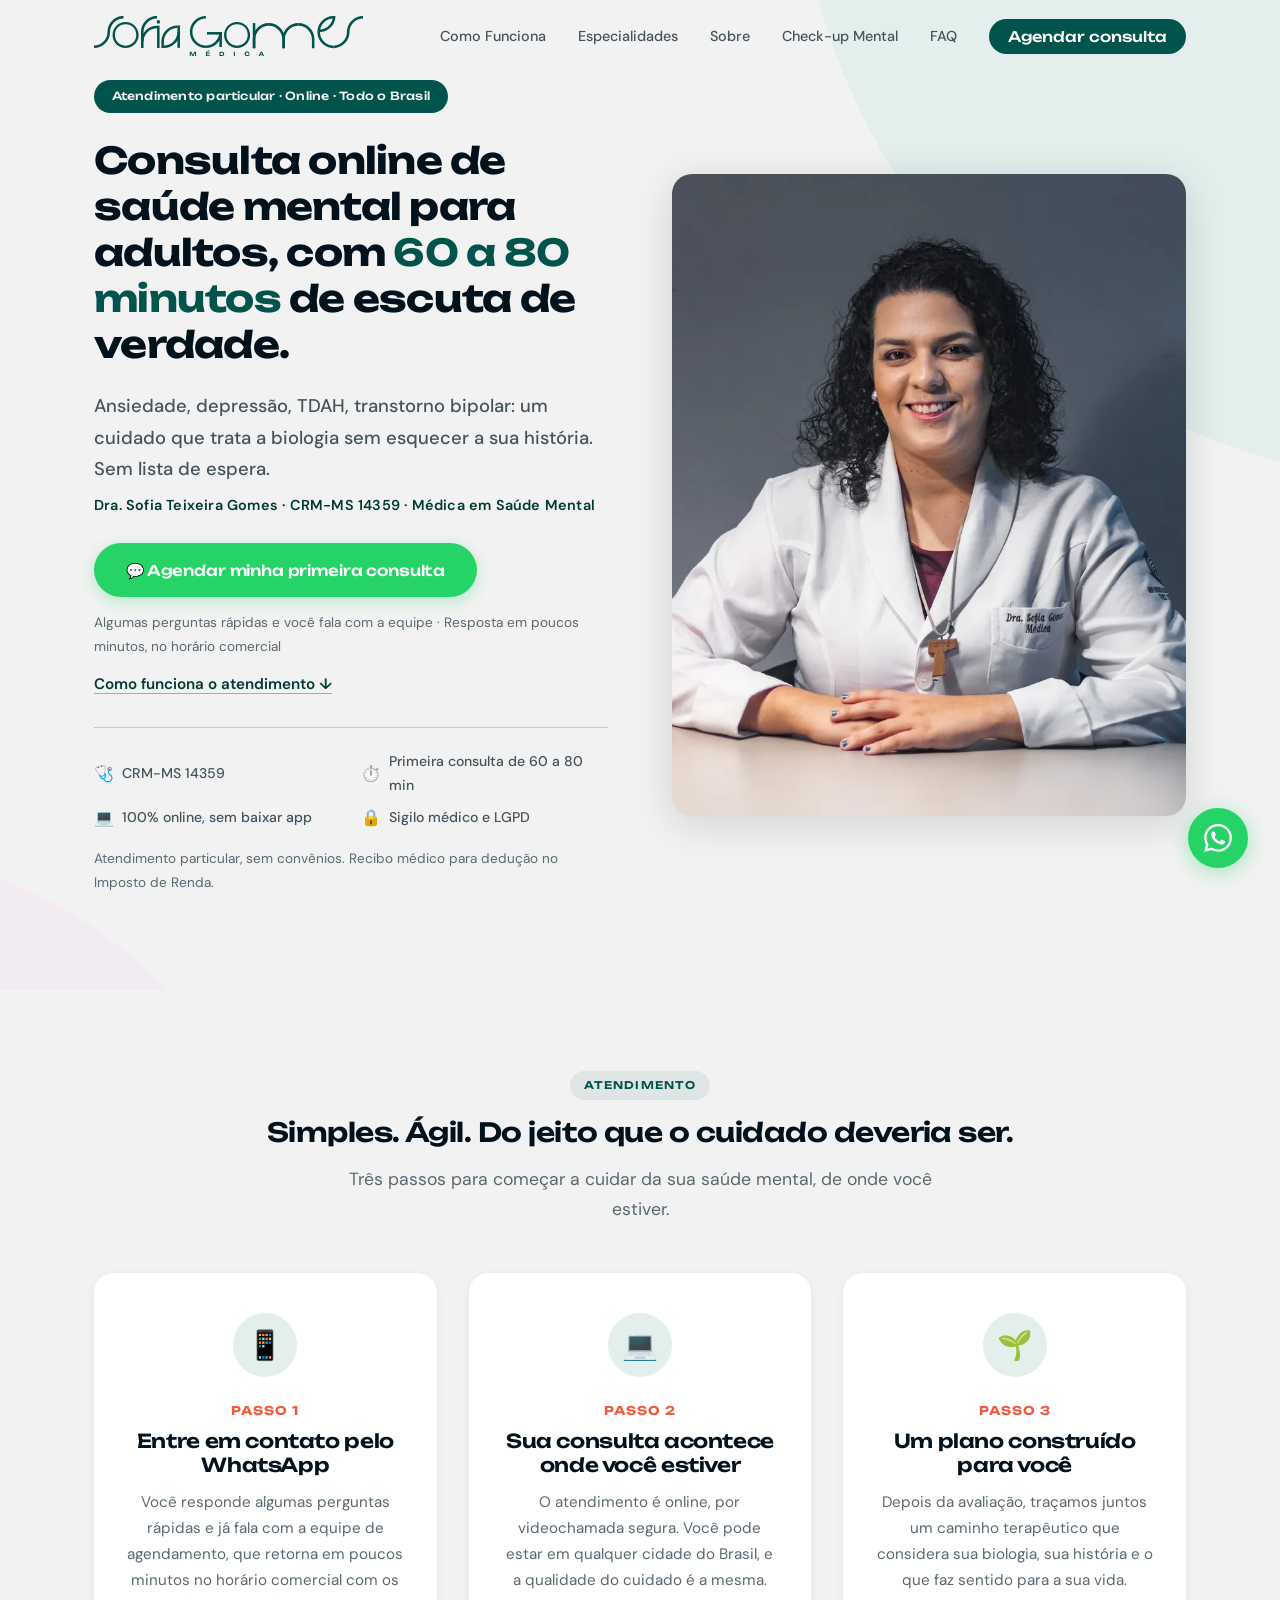
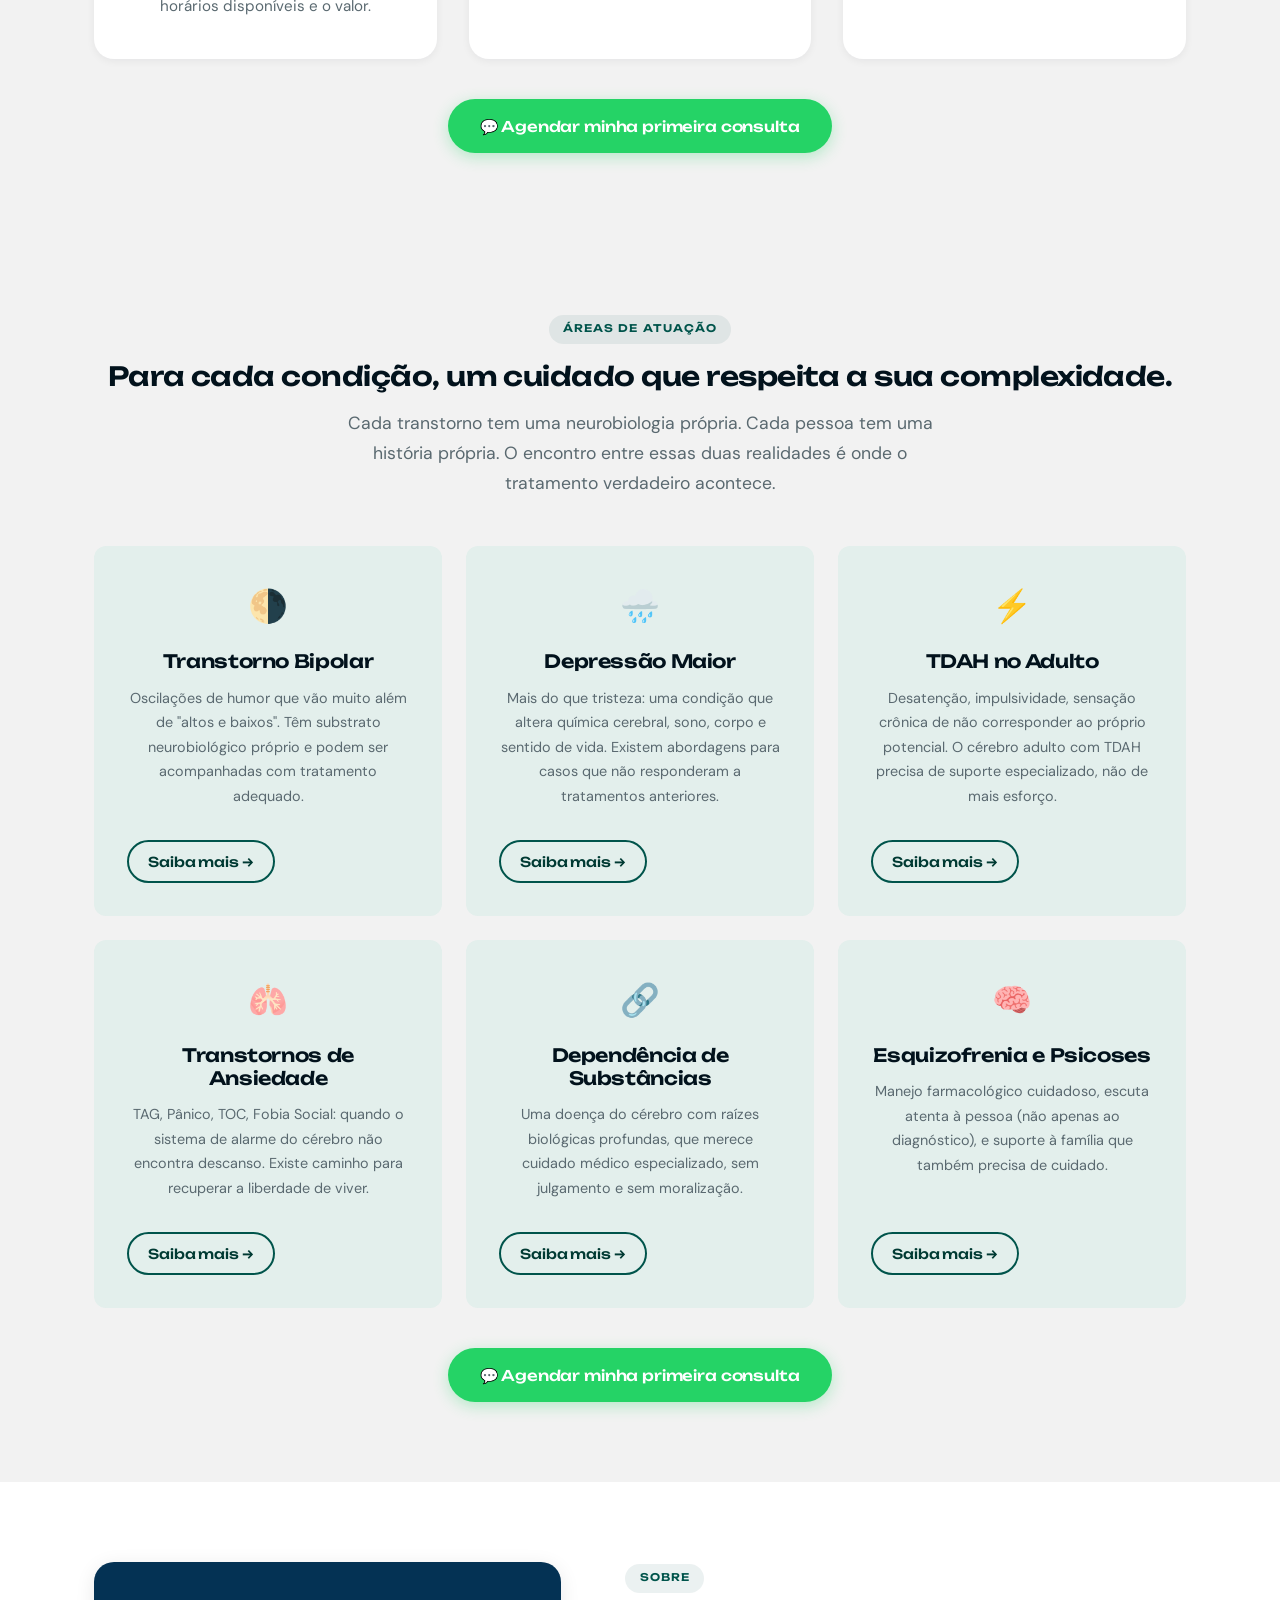
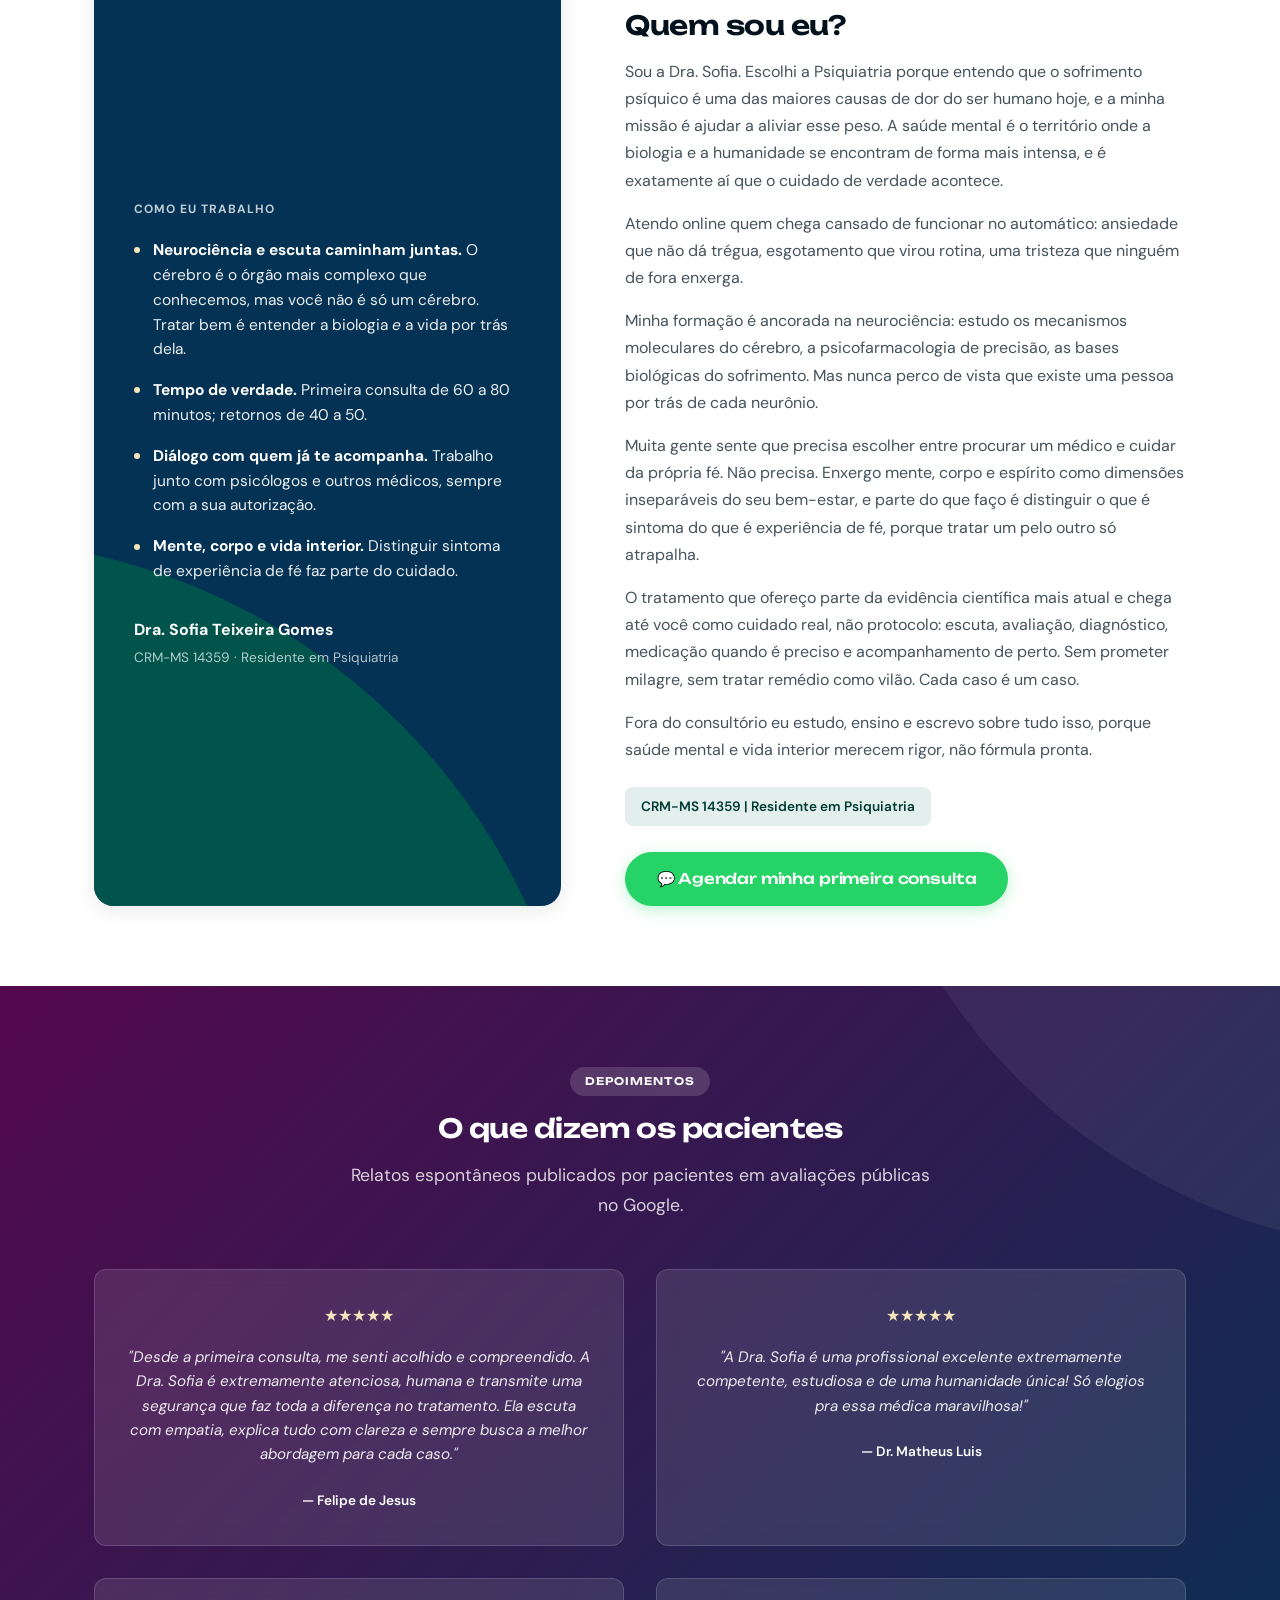
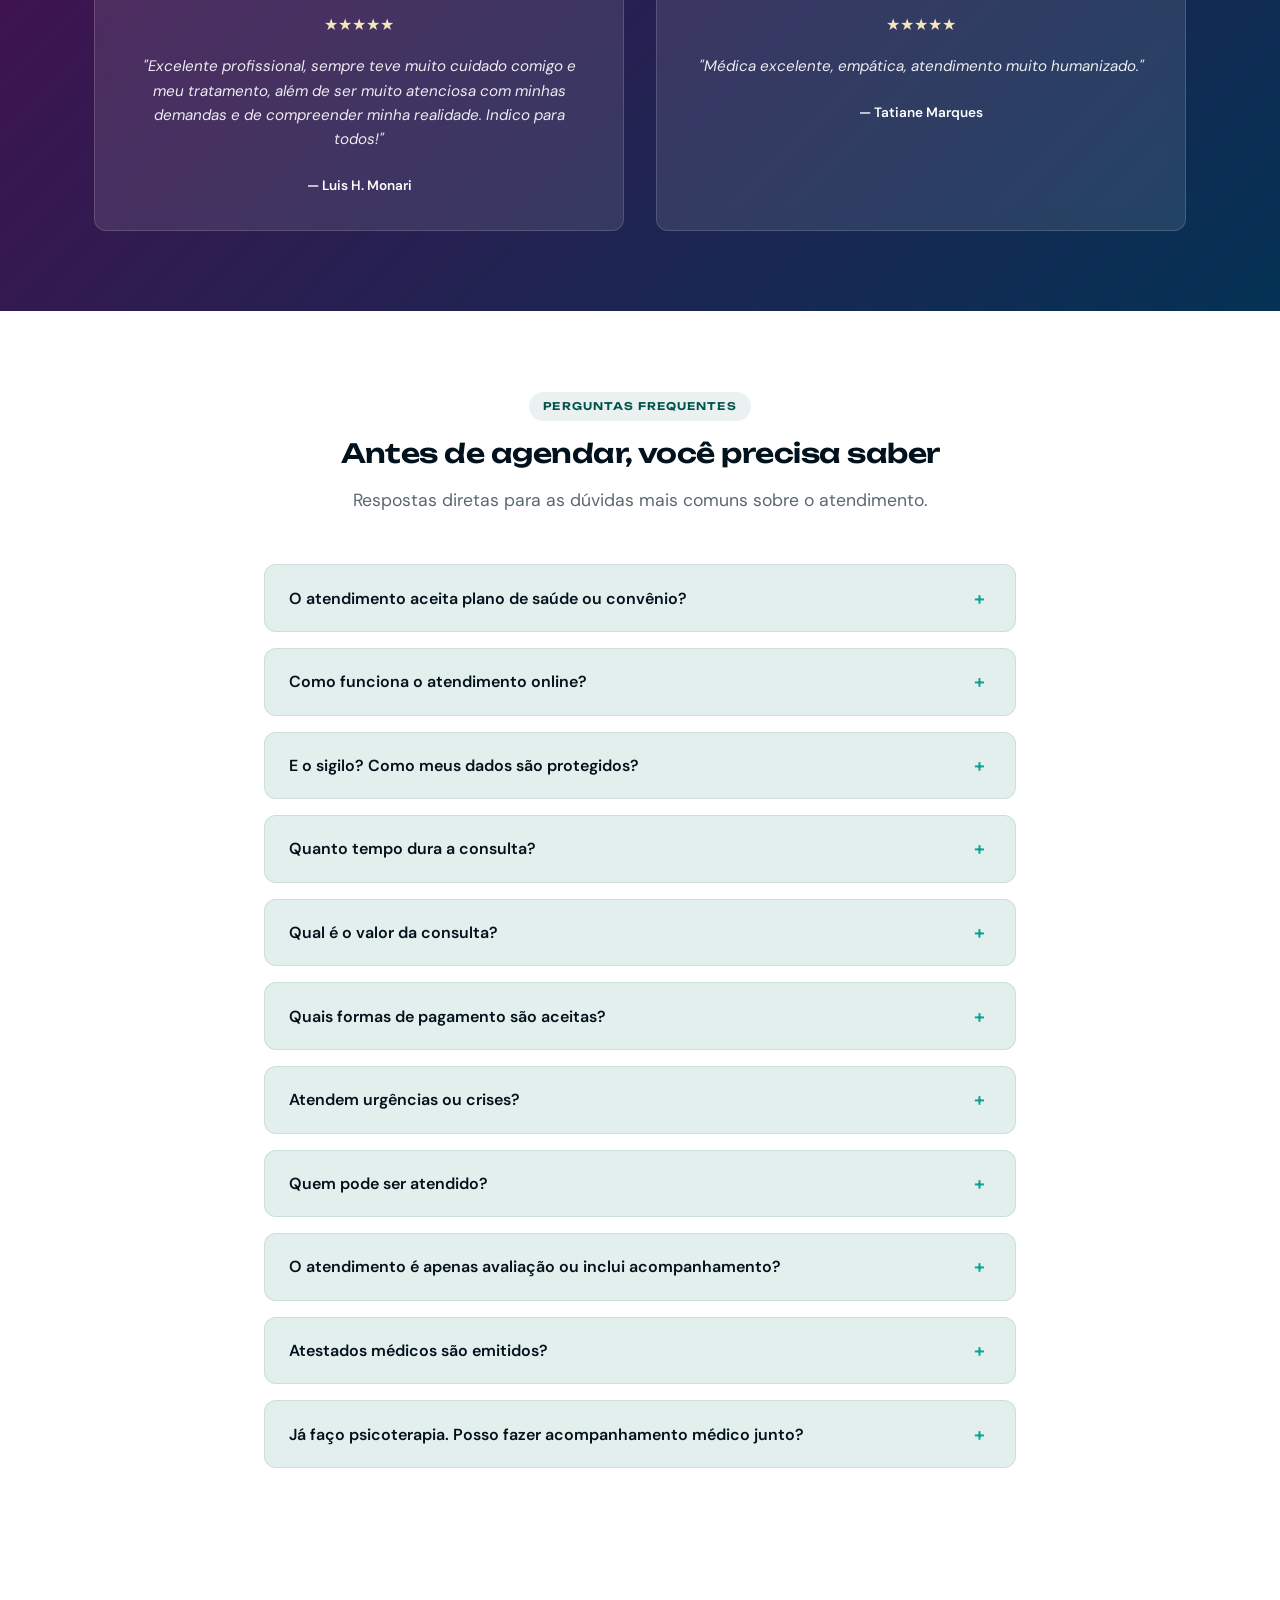
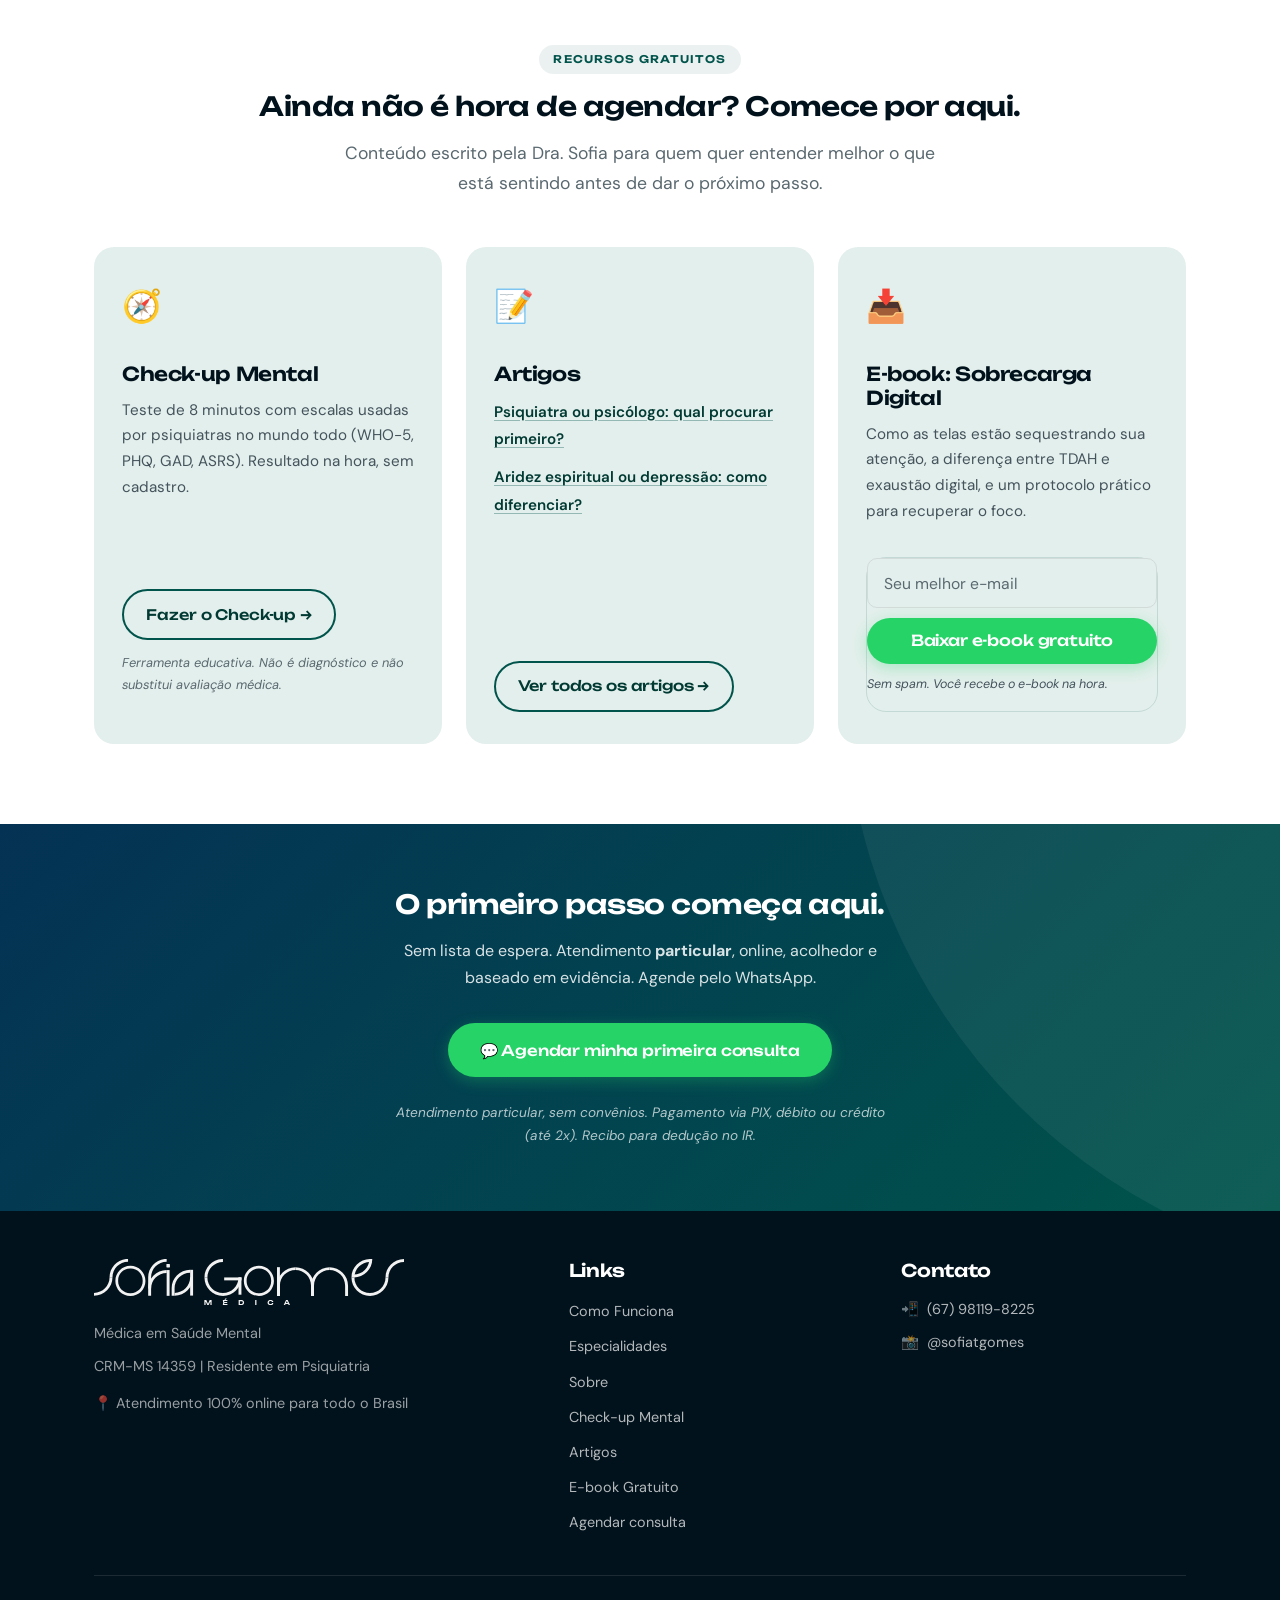
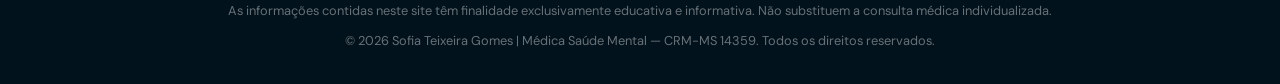
<file: index.html>
<!DOCTYPE html>
<html lang="pt-BR">
<head>
  <!-- Google Tag Manager -->
  <script>(function(w,d,s,l,i){w[l]=w[l]||[];w[l].push({'gtm.start':
  new Date().getTime(),event:'gtm.js'});var f=d.getElementsByTagName(s)[0],
  j=d.createElement(s),dl=l!='dataLayer'?'&l='+l:'';j.async=true;j.src=
  'https://www.googletagmanager.com/gtm.js?id='+i+dl;f.parentNode.insertBefore(j,f);
  })(window,document,'script','dataLayer','GTM-K9NW34VG');</script>
  <!-- End Google Tag Manager -->

  <!-- Google tag (gtag.js) — Google Ads -->
  <script async src="https://www.googletagmanager.com/gtag/js?id=AW-11124369234"></script>
  <script>
    window.dataLayer = window.dataLayer || [];
    function gtag(){dataLayer.push(arguments);}
    gtag('js', new Date());
    gtag('config', 'AW-11124369234');
  </script>
  <!-- End Google tag -->
  <meta charset="UTF-8">
  <meta name="viewport" content="width=device-width, initial-scale=1.0">
  <meta name="theme-color" content="#00544B">
  <title>Médica em Saúde Mental | Consulta Online para Todo o Brasil | Dra. Sofia Teixeira Gomes</title>
  <meta name="description" content="Consultas online de saúde mental para adultos em todo o Brasil. Atendimento particular, primeira consulta de 60 a 80 minutos. CRM-MS 14359. Agende pelo WhatsApp.">
  <link rel="canonical" href="https://www.sofiateixeiragomes.com.br/">
  <meta property="og:title" content="Médica em Saúde Mental | Consulta Online | Dra. Sofia Teixeira Gomes">
  <meta property="og:description" content="Consultas online de saúde mental para adultos em todo o Brasil. Atendimento particular, primeira consulta de 60 a 80 minutos. CRM-MS 14359.">
  <meta property="og:type" content="website">
  <meta property="og:url" content="https://www.sofiateixeiragomes.com.br/">
  <meta property="og:image" content="https://www.sofiateixeiragomes.com.br/img/sofia-principal.jpg">
  <meta property="og:locale" content="pt_BR">
  <meta property="og:site_name" content="Dra. Sofia Teixeira Gomes | Médica em Saúde Mental">
  <meta name="twitter:card" content="summary_large_image">

  <link rel="icon" href="/img/favicon.svg" type="image/svg+xml">
  <link rel="icon" href="/img/favicon-48.png" type="image/png" sizes="48x48">
  <link rel="apple-touch-icon" href="/img/apple-touch-icon.png">

  <script type="application/ld+json">
  {
    "@context": "https://schema.org",
    "@graph": [
      {
        "@type": ["Physician", "MedicalBusiness"],
        "@id": "https://www.sofiateixeiragomes.com.br/#medica",
        "name": "Dra. Sofia Teixeira Gomes",
        "description": "Médica em saúde mental com residência em Psiquiatria. Atendimento online particular para adultos em todo o Brasil, com abordagem neurobiológica e integral.",
        "identifier": "CRM-MS 14359",
        "url": "https://www.sofiateixeiragomes.com.br/",
        "image": "https://www.sofiateixeiragomes.com.br/img/sofia-principal.jpg",
        "telephone": "+55-67-98119-8225",
        "areaServed": { "@type": "Country", "name": "Brasil" },
        "availableLanguage": "pt-BR",
        "paymentAccepted": "PIX, cartão de crédito, cartão de débito",
        "sameAs": ["https://www.instagram.com/sofiatgomes/"]
      },
      {
        "@type": "FAQPage",
        "mainEntity": [
          {
            "@type": "Question",
            "name": "O atendimento aceita plano de saúde ou convênio?",
            "acceptedAnswer": { "@type": "Answer", "text": "Não. O atendimento é exclusivamente particular, sem cobertura de planos de saúde, convênios ou reembolso direto. Após a consulta, você recebe um recibo médico nominal que pode ser usado para dedução no Imposto de Renda como despesa médica." }
          },
          {
            "@type": "Question",
            "name": "Como funciona o atendimento online?",
            "acceptedAnswer": { "@type": "Answer", "text": "A consulta acontece por videochamada segura. Após o agendamento via WhatsApp, você recebe o link da plataforma de telemedicina, instruções e horário confirmado. Não precisa baixar aplicativo: funciona no navegador do celular ou computador." }
          },
          {
            "@type": "Question",
            "name": "E o sigilo? Como meus dados são protegidos?",
            "acceptedAnswer": { "@type": "Answer", "text": "Tudo que é compartilhado em consulta está protegido pelo sigilo médico. As videochamadas usam plataforma de telemedicina criptografada, em conformidade com a LGPD. O prontuário é digital e seguro, e nada é gravado." }
          },
          {
            "@type": "Question",
            "name": "Quanto tempo dura a consulta?",
            "acceptedAnswer": { "@type": "Answer", "text": "A primeira consulta dura cerca de 60 a 80 minutos, para uma avaliação completa. As consultas de retorno duram em média 40 a 50 minutos, dependendo da complexidade do caso." }
          },
          {
            "@type": "Question",
            "name": "Qual é o valor da consulta?",
            "acceptedAnswer": { "@type": "Answer", "text": "O investimento é compatível com consultas particulares de especialista e inclui primeira consulta de 60 a 80 minutos e acompanhamento próximo entre retornos. O valor exato é informado no primeiro contato pelo WhatsApp, antes de qualquer compromisso." }
          },
          {
            "@type": "Question",
            "name": "Quais formas de pagamento são aceitas?",
            "acceptedAnswer": { "@type": "Answer", "text": "PIX, cartão de crédito (à vista ou parcelado em até 2x sem juros) e cartão de débito. O pagamento é confirmado antes da consulta." }
          },
          {
            "@type": "Question",
            "name": "Atendem urgências ou crises?",
            "acceptedAnswer": { "@type": "Answer", "text": "Não. O atendimento é eletivo, com hora marcada. Em casos de crise, ideação suicida ou risco imediato, procure um pronto-socorro psiquiátrico ou ligue para o CVV (188), disponível 24h gratuitamente." }
          },
          {
            "@type": "Question",
            "name": "Quem pode ser atendido?",
            "acceptedAnswer": { "@type": "Answer", "text": "O atendimento é exclusivamente para adultos (a partir de 18 anos), em qualquer cidade do Brasil. Não são realizadas consultas pediátricas, infantojuvenis, nem laudos para concursos públicos." }
          },
          {
            "@type": "Question",
            "name": "O atendimento é apenas avaliação ou inclui acompanhamento?",
            "acceptedAnswer": { "@type": "Answer", "text": "Inclui acompanhamento. Alguns casos precisam de retornos próximos no início (a cada 2 a 4 semanas), outros entram em manutenção (retornos a cada 2 ou 3 meses). O plano é sempre individualizado." }
          },
          {
            "@type": "Question",
            "name": "Atestados médicos são emitidos?",
            "acceptedAnswer": { "@type": "Answer", "text": "Sim, quando há indicação clínica, sempre a partir da avaliação médica, com o tempo de afastamento adequado ao quadro. Não são emitidos atestados sem consulta ou sem respaldo clínico." }
          },
          {
            "@type": "Question",
            "name": "Já faço psicoterapia. Posso fazer acompanhamento médico junto?",
            "acceptedAnswer": { "@type": "Answer", "text": "Sim, e é o ideal. A psiquiatria cuida da biologia e a psicoterapia trabalha narrativa, padrões e estratégias. Quando você já tem psicólogo(a), o trabalho é feito em diálogo sempre que houver autorização." }
          }
        ]
      }
    ]
  }
  </script>

  <!-- Performance: preconnect ao Google Fonts pra reduzir tempo de carregamento -->
  <link rel="preconnect" href="https://fonts.googleapis.com">
  <link rel="preconnect" href="https://fonts.gstatic.com" crossorigin>
  <link rel="preload" as="image" href="img/sofia-principal-800.webp" fetchpriority="high">

  <link href="https://fonts.googleapis.com/css2?family=Unbounded:wght@400;500;600;700&family=DM+Sans:wght@400;500;600;700&display=swap" rel="stylesheet">
  <link rel="stylesheet" href="css/style.css">
</head>
<body>
  <!-- Google Tag Manager (noscript) -->
  <noscript><iframe src="https://www.googletagmanager.com/ns.html?id=GTM-K9NW34VG"
  height="0" width="0" style="display:none;visibility:hidden"></iframe></noscript>
  <!-- End Google Tag Manager (noscript) -->

  <!-- Navbar -->
  <nav class="navbar">
    <div class="container">
      <a href="index.html" class="navbar-brand">
        <img src="img/logo-horizontal-verde.svg" alt="Sofia Gomes — Médica" class="navbar-logo" width="1280" height="190">
      </a>
      <ul class="nav-links">
        <li><a href="#como-funciona">Como Funciona</a></li>
        <li><a href="#especialidades">Especialidades</a></li>
        <li><a href="#sobre">Sobre</a></li>
        <li><a href="check-up-mental/">Check-up Mental</a></li>
        <li><a href="#faq">FAQ</a></li>
        <li><a href="https://wa.me/5567981198225?text=Ol%C3%A1!%20Vim%20pelo%20site%20e%20gostaria%20de%20agendar%20uma%20primeira%20consulta." class="nav-cta" target="_blank">Agendar consulta</a></li>
      </ul>
      <button class="hamburger" aria-label="Menu">
        <span></span><span></span><span></span>
      </button>
    </div>
  </nav>

  <!-- Mobile Nav -->
  <div class="mobile-nav">
    <a href="#como-funciona">Como Funciona</a>
    <a href="#especialidades">Especialidades</a>
    <a href="#sobre">Sobre</a>
    <a href="check-up-mental/">Check-up Mental</a>
    <a href="#faq">FAQ</a>
    <a href="https://wa.me/5567981198225?text=Ol%C3%A1!%20Vim%20pelo%20site%20e%20gostaria%20de%20agendar%20uma%20primeira%20consulta." target="_blank">Agendar consulta</a>
  </div>

  <!-- Hero -->
  <section class="hero">
    <div class="container">
      <div class="hero-content">
        <span class="hero-badge">Atendimento particular · Online · Todo o Brasil</span>
        <h1>Consulta online de saúde mental para adultos, com <em>60 a 80 minutos</em> de escuta de verdade.</h1>
        <p class="hero-subtitle">Ansiedade, depressão, TDAH, transtorno bipolar: um cuidado que trata a biologia sem esquecer a sua história. Sem lista de espera.</p>
        <p class="hero-doctor">Dra. Sofia Teixeira Gomes · CRM-MS 14359 · Médica em Saúde Mental</p>
        <div class="btn-group">
          <a href="https://wa.me/5567981198225?text=Ol%C3%A1!%20Vim%20pelo%20site%20e%20gostaria%20de%20agendar%20uma%20primeira%20consulta." class="btn btn-primary" target="_blank">💬 Agendar minha primeira consulta</a>
        </div>
        <p class="hero-cta-note">Algumas perguntas rápidas e você fala com a equipe · Resposta em poucos minutos, no horário comercial</p>
        <a href="#como-funciona" class="hero-link">Como funciona o atendimento ↓</a>
        <ul class="hero-trust" aria-label="Informações do atendimento">
          <li><span>🩺</span> CRM-MS 14359</li>
          <li><span>⏱️</span> Primeira consulta de 60 a 80 min</li>
          <li><span>💻</span> 100% online, sem baixar app</li>
          <li><span>🔒</span> Sigilo médico e LGPD</li>
        </ul>
        <p class="hero-private-notice">Atendimento particular, sem convênios. Recibo médico para dedução no Imposto de Renda.</p>
      </div>
      <div class="hero-image">
        <img src="img/sofia-principal-800.webp" alt="Dra. Sofia Teixeira Gomes, Médica em Saúde Mental, atendimento online" class="hero-img" width="800" height="1000" fetchpriority="high" decoding="async">
      </div>
    </div>
  </section>

  <!-- Como Funciona -->
  <section class="steps" id="como-funciona">
    <div class="container text-center">
      <span class="section-badge">Atendimento</span>
      <h2 class="section-title">Simples. Ágil. Do jeito que o cuidado deveria ser.</h2>
      <p class="section-subtitle">Três passos para começar a cuidar da sua saúde mental, de onde você estiver.</p>
      <div class="steps-grid">
        <div class="step-card">
          <div class="step-icon">📱</div>
          <div class="step-number">Passo 1</div>
          <h3>Entre em contato pelo WhatsApp</h3>
          <p>Você responde algumas perguntas rápidas e já fala com a equipe de agendamento, que retorna em poucos minutos no horário comercial com os horários disponíveis e o valor.</p>
        </div>
        <div class="step-card">
          <div class="step-icon">💻</div>
          <div class="step-number">Passo 2</div>
          <h3>Sua consulta acontece onde você estiver</h3>
          <p>O atendimento é online, por videochamada segura. Você pode estar em qualquer cidade do Brasil, e a qualidade do cuidado é a mesma.</p>
        </div>
        <div class="step-card">
          <div class="step-icon">🌱</div>
          <div class="step-number">Passo 3</div>
          <h3>Um plano construído para você</h3>
          <p>Depois da avaliação, traçamos juntos um caminho terapêutico que considera sua biologia, sua história e o que faz sentido para a sua vida.</p>
        </div>
      </div>
      <div style="margin-top: 2.5rem;">
        <a href="https://wa.me/5567981198225?text=Ol%C3%A1!%20Vim%20pelo%20site%20e%20gostaria%20de%20agendar%20uma%20primeira%20consulta." class="btn btn-primary" target="_blank">💬 Agendar minha primeira consulta</a>
      </div>
    </div>
  </section>

  <!-- Especialidades -->
  <section class="specialties" id="especialidades" style="background: var(--cream);">
    <div class="container text-center">
      <span class="section-badge">Áreas de Atuação</span>
      <h2 class="section-title">Para cada condição, um cuidado que respeita a sua complexidade.</h2>
      <p class="section-subtitle">Cada transtorno tem uma neurobiologia própria. Cada pessoa tem uma história própria. O encontro entre essas duas realidades é onde o tratamento verdadeiro acontece.</p>
      <div class="specialties-grid">

        <div class="specialty-card">
          <div class="specialty-icon">🌗</div>
          <h3>Transtorno Bipolar</h3>
          <p>Oscilações de humor que vão muito além de "altos e baixos". Têm substrato neurobiológico próprio e podem ser acompanhadas com tratamento adequado.</p>
          <a href="especialidades/transtorno-bipolar.html" class="btn btn-outline">Saiba mais →</a>
        </div>

        <div class="specialty-card">
          <div class="specialty-icon">🌧️</div>
          <h3>Depressão Maior</h3>
          <p>Mais do que tristeza: uma condição que altera química cerebral, sono, corpo e sentido de vida. Existem abordagens para casos que não responderam a tratamentos anteriores.</p>
          <a href="especialidades/depressao.html" class="btn btn-outline">Saiba mais →</a>
        </div>

        <div class="specialty-card">
          <div class="specialty-icon">⚡</div>
          <h3>TDAH no Adulto</h3>
          <p>Desatenção, impulsividade, sensação crônica de não corresponder ao próprio potencial. O cérebro adulto com TDAH precisa de suporte especializado, não de mais esforço.</p>
          <a href="especialidades/tdah-adulto.html" class="btn btn-outline">Saiba mais →</a>
        </div>

        <div class="specialty-card">
          <div class="specialty-icon">🫁</div>
          <h3>Transtornos de Ansiedade</h3>
          <p>TAG, Pânico, TOC, Fobia Social: quando o sistema de alarme do cérebro não encontra descanso. Existe caminho para recuperar a liberdade de viver.</p>
          <a href="especialidades/ansiedade.html" class="btn btn-outline">Saiba mais →</a>
        </div>

        <div class="specialty-card">
          <div class="specialty-icon">🔗</div>
          <h3>Dependência de Substâncias</h3>
          <p>Uma doença do cérebro com raízes biológicas profundas, que merece cuidado médico especializado, sem julgamento e sem moralização.</p>
          <a href="especialidades/dependencia-quimica.html" class="btn btn-outline">Saiba mais →</a>
        </div>

        <div class="specialty-card">
          <div class="specialty-icon">🧠</div>
          <h3>Esquizofrenia e Psicoses</h3>
          <p>Manejo farmacológico cuidadoso, escuta atenta à pessoa (não apenas ao diagnóstico), e suporte à família que também precisa de cuidado.</p>
          <a href="especialidades/esquizofrenia-psicose.html" class="btn btn-outline">Saiba mais →</a>
        </div>

      </div>
      <div style="margin-top: 2.5rem;">
        <a href="https://wa.me/5567981198225?text=Ol%C3%A1!%20Vim%20pelo%20site%20e%20gostaria%20de%20agendar%20uma%20primeira%20consulta." class="btn btn-primary" target="_blank">💬 Agendar minha primeira consulta</a>
      </div>
    </div>
  </section>

  <!-- Sobre -->
  <section class="about" id="sobre">
    <div class="container">
      <div class="about-grid">
        <div class="about-quote-box">
          <span class="about-box-label">Como eu trabalho</span>
          <ul class="about-method">
            <li><strong>Neurociência e escuta caminham juntas.</strong> O cérebro é o órgão mais complexo que conhecemos, mas você não é só um cérebro. Tratar bem é entender a biologia <em>e</em> a vida por trás dela.</li>
            <li><strong>Tempo de verdade.</strong> Primeira consulta de 60 a 80 minutos; retornos de 40 a 50.</li>
            <li><strong>Diálogo com quem já te acompanha.</strong> Trabalho junto com psicólogos e outros médicos, sempre com a sua autorização.</li>
            <li><strong>Mente, corpo e vida interior.</strong> Distinguir sintoma de experiência de fé faz parte do cuidado.</li>
          </ul>
          <div class="about-quote-details">
            <span class="about-quote-name">Dra. Sofia Teixeira Gomes</span>
            <span class="about-quote-role">CRM-MS 14359 · Residente em Psiquiatria</span>
          </div>
        </div>
        <div>
          <span class="section-badge">Sobre</span>
          <h2 class="section-title">Quem sou eu?</h2>
          <p>Sou a Dra. Sofia. Escolhi a Psiquiatria porque entendo que o sofrimento psíquico é uma das maiores causas de dor do ser humano hoje, e a minha missão é ajudar a aliviar esse peso. A saúde mental é o território onde a biologia e a humanidade se encontram de forma mais intensa, e é exatamente aí que o cuidado de verdade acontece.</p>
          <p>Atendo online quem chega cansado de funcionar no automático: ansiedade que não dá trégua, esgotamento que virou rotina, uma tristeza que ninguém de fora enxerga.</p>
          <p>Minha formação é ancorada na neurociência: estudo os mecanismos moleculares do cérebro, a psicofarmacologia de precisão, as bases biológicas do sofrimento. Mas nunca perco de vista que existe uma pessoa por trás de cada neurônio.</p>
          <p>Muita gente sente que precisa escolher entre procurar um médico e cuidar da própria fé. Não precisa. Enxergo mente, corpo e espírito como dimensões inseparáveis do seu bem-estar, e parte do que faço é distinguir o que é sintoma do que é experiência de fé, porque tratar um pelo outro só atrapalha.</p>
          <p>O tratamento que ofereço parte da evidência científica mais atual e chega até você como cuidado real, não protocolo: escuta, avaliação, diagnóstico, medicação quando é preciso e acompanhamento de perto. Sem prometer milagre, sem tratar remédio como vilão. Cada caso é um caso.</p>
          <p>Fora do consultório eu estudo, ensino e escrevo sobre tudo isso, porque saúde mental e vida interior merecem rigor, não fórmula pronta.</p>
          <span class="about-credentials">CRM-MS 14359 | Residente em Psiquiatria</span>
          <div class="about-cta">
            <a href="https://wa.me/5567981198225?text=Ol%C3%A1!%20Vim%20pelo%20site%20e%20gostaria%20de%20agendar%20uma%20primeira%20consulta." class="btn btn-primary" target="_blank">💬 Agendar minha primeira consulta</a>
          </div>
        </div>
      </div>
    </div>
  </section>

  <!-- Depoimentos -->
  <section class="testimonials" id="depoimentos">
    <div class="container text-center">
      <span class="section-badge">Depoimentos</span>
      <h2 class="section-title">O que dizem os pacientes</h2>
      <p class="section-subtitle">Relatos espontâneos publicados por pacientes em avaliações públicas no Google.</p>
      <div class="testimonials-grid">
        <div class="testimonial-card">
          <div class="testimonial-stars">★★★★★</div>
          <p>"Desde a primeira consulta, me senti acolhido e compreendido. A Dra. Sofia é extremamente atenciosa, humana e transmite uma segurança que faz toda a diferença no tratamento. Ela escuta com empatia, explica tudo com clareza e sempre busca a melhor abordagem para cada caso."</p>
          <span class="testimonial-author">— Felipe de Jesus</span>
        </div>
        <div class="testimonial-card">
          <div class="testimonial-stars">★★★★★</div>
          <p>"A Dra. Sofia é uma profissional excelente extremamente competente, estudiosa e de uma humanidade única! Só elogios pra essa médica maravilhosa!"</p>
          <span class="testimonial-author">— Dr. Matheus Luis</span>
        </div>
        <div class="testimonial-card">
          <div class="testimonial-stars">★★★★★</div>
          <p>"Excelente profissional, sempre teve muito cuidado comigo e meu tratamento, além de ser muito atenciosa com minhas demandas e de compreender minha realidade. Indico para todos!"</p>
          <span class="testimonial-author">— Luis H. Monari</span>
        </div>
        <div class="testimonial-card">
          <div class="testimonial-stars">★★★★★</div>
          <p>"Médica excelente, empática, atendimento muito humanizado."</p>
          <span class="testimonial-author">— Tatiane Marques</span>
        </div>
      </div>
    </div>
  </section>

  <!-- FAQ -->
  <section class="faq home-faq" id="faq">
    <div class="container">
      <div class="text-center" style="margin-bottom: 2.5rem;">
        <span class="section-badge">Perguntas Frequentes</span>
        <h2 class="section-title">Antes de agendar, você precisa saber</h2>
        <p class="section-subtitle">Respostas diretas para as dúvidas mais comuns sobre o atendimento.</p>
      </div>

      <div class="faq-item">
        <button class="faq-question">
          O atendimento aceita plano de saúde ou convênio?
          <span class="faq-icon">+</span>
        </button>
        <div class="faq-answer">
          <div class="faq-answer-inner">
            Não. O atendimento é exclusivamente <strong>particular</strong>, sem cobertura de planos de saúde, convênios ou reembolso direto. Essa escolha permite oferecer consultas mais longas, acompanhamento próximo entre retornos e disponibilidade real para o seu caso, coisas que o modelo de convênio dificilmente sustenta.
            <br><br>
            Após a consulta, você recebe um <strong>recibo médico nominal</strong> que pode ser usado para dedução no Imposto de Renda como despesa médica.
          </div>
        </div>
      </div>

      <div class="faq-item">
        <button class="faq-question">
          Como funciona o atendimento online?
          <span class="faq-icon">+</span>
        </button>
        <div class="faq-answer">
          <div class="faq-answer-inner">
            A consulta acontece por <strong>videochamada segura</strong>. Após o agendamento via WhatsApp, você recebe o link da plataforma de telemedicina, instruções e horário confirmado. No dia, basta entrar pelo link no horário marcado. Não precisa baixar aplicativo: funciona no navegador do celular ou computador.
          </div>
        </div>
      </div>

      <div class="faq-item">
        <button class="faq-question">
          E o sigilo? Como meus dados são protegidos?
          <span class="faq-icon">+</span>
        </button>
        <div class="faq-answer">
          <div class="faq-answer-inner">
            Tudo que é compartilhado em consulta está protegido pelo <strong>sigilo médico</strong>, princípio ético fundamental da medicina regulamentado pelo Conselho Federal de Medicina. Nenhuma informação clínica é compartilhada com terceiros sem sua autorização expressa por escrito.
            <br><br>
            Tecnicamente, as videochamadas usam <strong>plataforma de telemedicina criptografada</strong>, em conformidade com a LGPD (Lei Geral de Proteção de Dados). O prontuário é digital, seguro, e somente eu tenho acesso. Nada é gravado.
            <br><br>
            <em>Nem mesmo familiares têm acesso ao conteúdo das consultas, salvo nos casos previstos em lei.</em>
          </div>
        </div>
      </div>

      <div class="faq-item">
        <button class="faq-question">
          Quanto tempo dura a consulta?
          <span class="faq-icon">+</span>
        </button>
        <div class="faq-answer">
          <div class="faq-answer-inner">
            A <strong>primeira consulta</strong> dura cerca de 60 a 80 minutos. É o tempo necessário para uma avaliação completa da sua história, sintomas, contexto e construção do plano terapêutico. As <strong>consultas de retorno</strong> duram em média 40 a 50 minutos, dependendo da complexidade do caso.
          </div>
        </div>
      </div>

      <div class="faq-item">
        <button class="faq-question">
          Qual é o valor da consulta?
          <span class="faq-icon">+</span>
        </button>
        <div class="faq-answer">
          <div class="faq-answer-inner">
            O investimento é compatível com consultas particulares de especialista e inclui a <strong>primeira consulta de 60 a 80 minutos</strong> e acompanhamento próximo entre os retornos. O valor exato é informado no primeiro contato pelo WhatsApp, <strong>antes de qualquer compromisso</strong> — você pergunta, recebe a informação completa e decide com calma.
          </div>
        </div>
      </div>

      <div class="faq-item">
        <button class="faq-question">
          Quais formas de pagamento são aceitas?
          <span class="faq-icon">+</span>
        </button>
        <div class="faq-answer">
          <div class="faq-answer-inner">
            PIX, cartão de crédito (à vista ou parcelado em até 2x sem juros) e cartão de débito. O pagamento é confirmado antes da consulta. O valor é informado pelo WhatsApp no momento do agendamento, junto com a apresentação do plano de cuidado proposto.
          </div>
        </div>
      </div>

      <div class="faq-item">
        <button class="faq-question">
          Atendem urgências ou crises?
          <span class="faq-icon">+</span>
        </button>
        <div class="faq-answer">
          <div class="faq-answer-inner">
            <strong>Não.</strong> O atendimento é eletivo, com hora marcada. Não é serviço de emergência psiquiátrica. Em casos de crise, ideação suicida ou risco imediato, procure um <strong>pronto-socorro psiquiátrico</strong> ou ligue para o <strong>CVV (188)</strong>, disponível 24h gratuitamente. Após a estabilização, podemos iniciar acompanhamento.
          </div>
        </div>
      </div>

      <div class="faq-item">
        <button class="faq-question">
          Quem pode ser atendido?
          <span class="faq-icon">+</span>
        </button>
        <div class="faq-answer">
          <div class="faq-answer-inner">
            O atendimento é exclusivamente para <strong>adultos (a partir de 18 anos)</strong>, em qualquer cidade do Brasil. Não realizo consultas pediátricas, infantojuvenis, nem laudos para concursos públicos.
          </div>
        </div>
      </div>

      <div class="faq-item">
        <button class="faq-question">
          O atendimento é apenas avaliação ou inclui acompanhamento?
          <span class="faq-icon">+</span>
        </button>
        <div class="faq-answer">
          <div class="faq-answer-inner">
            Inclui acompanhamento. Cada caso tem seu ritmo: alguns precisam de retornos próximos no início (a cada 2 a 4 semanas), outros já entram em manutenção (retornos a cada 2 ou 3 meses). O combinado é sempre individualizado e discutido junto com você.
          </div>
        </div>
      </div>

      <div class="faq-item">
        <button class="faq-question">
          Atestados médicos são emitidos?
          <span class="faq-icon">+</span>
        </button>
        <div class="faq-answer">
          <div class="faq-answer-inner">
            Sim. <strong>Atestado é um direito do paciente</strong>, e quando há indicação clínica, ele é emitido. Sempre <strong>a partir da avaliação médica</strong>, com o tempo de afastamento adequado ao seu quadro.
            <br><br>
            O que <em>não</em> faço: emitir atestado sem consulta, ou para situações que não tenham respaldo clínico. Atestado é um documento médico-legal, e preciso poder sustentar o que assino.
          </div>
        </div>
      </div>

      <div class="faq-item">
        <button class="faq-question">
          Já faço psicoterapia. Posso fazer acompanhamento médico junto?
          <span class="faq-icon">+</span>
        </button>
        <div class="faq-answer">
          <div class="faq-answer-inner">
            Sim, e é o ideal. A psiquiatria cuida da biologia (medicação quando necessária, neuromodulação, manejo dos sintomas); a psicoterapia trabalha narrativa, padrões e estratégias. Quando você já tem psicólogo(a), trabalho em diálogo com ele(a) sempre que houver autorização. É o padrão ouro de cuidado.
          </div>
        </div>
      </div>

    </div>
  </section>

  <!-- Recursos gratuitos (check-up, artigos, e-book) -->
  <section class="resources" id="recursos">
    <div class="container text-center">
      <span class="section-badge">Recursos gratuitos</span>
      <h2 class="section-title">Ainda não é hora de agendar? Comece por aqui.</h2>
      <p class="section-subtitle">Conteúdo escrito pela Dra. Sofia para quem quer entender melhor o que está sentindo antes de dar o próximo passo.</p>
      <div class="resources-grid">

        <div class="resource-card" id="checkup">
          <div class="specialty-icon">🧭</div>
          <h3>Check-up Mental</h3>
          <p>Teste de 8 minutos com escalas usadas por psiquiatras no mundo todo (WHO-5, PHQ, GAD, ASRS). Resultado na hora, sem cadastro.</p>
          <a href="check-up-mental/" class="btn btn-outline">Fazer o Check-up →</a>
          <p class="resource-note">Ferramenta educativa. Não é diagnóstico e não substitui avaliação médica.</p>
        </div>

        <div class="resource-card" id="artigos">
          <div class="specialty-icon">📝</div>
          <h3>Artigos</h3>
          <ul class="resource-links">
            <li><a href="artigos/psiquiatra-ou-psicologo/">Psiquiatra ou psicólogo: qual procurar primeiro?</a></li>
            <li><a href="artigos/aridez-espiritual-ou-depressao/">Aridez espiritual ou depressão: como diferenciar?</a></li>
          </ul>
          <a href="artigos/" class="btn btn-outline">Ver todos os artigos →</a>
        </div>

        <div class="resource-card" id="ebook">
          <div class="specialty-icon">📥</div>
          <h3>E-book: Sobrecarga Digital</h3>
          <p>Como as telas estão sequestrando sua atenção, a diferença entre TDAH e exaustão digital, e um protocolo prático para recuperar o foco.</p>
          <!-- Formulário envia direto pra lista do Brevo (Newsletter) -->
          <form class="ebook-form ebook-form--compact"
                id="ebook-form"
                data-brevo-action="https://a3e3e2c8.sibforms.com/serve/[base64]"
                data-redirect="obrigado-ebook.html">
            <div class="ebook-form-row">
              <input type="email" name="EMAIL" placeholder="Seu melhor e-mail" required aria-label="Seu e-mail">
            </div>
            <!-- Honeypot anti-bot do Brevo (deve ficar vazio) -->
            <input type="text" name="email_address_check" value="" class="input--hidden" tabindex="-1" autocomplete="off" aria-hidden="true">
            <input type="hidden" name="locale" value="pt">
            <button type="submit" class="btn btn-primary ebook-cta-btn">Baixar e-book gratuito</button>
            <p class="ebook-disclaimer">Sem spam. Você recebe o e-book na hora.</p>
          </form>
        </div>

      </div>
    </div>
  </section>

  <!-- CTA Final -->
  <section class="cta-section">
    <div class="container">
      <h2>O primeiro passo começa aqui.</h2>
      <p>Sem lista de espera. Atendimento <strong>particular</strong>, online, acolhedor e baseado em evidência. Agende pelo WhatsApp.</p>
      <a href="https://wa.me/5567981198225?text=Ol%C3%A1!%20Vim%20pelo%20site%20e%20gostaria%20de%20agendar%20uma%20primeira%20consulta." class="btn btn-primary" target="_blank">💬 Agendar minha primeira consulta</a>
      <p class="cta-disclaimer">Atendimento particular, sem convênios. Pagamento via PIX, débito ou crédito (até 2x). Recibo para dedução no IR.</p>
    </div>
  </section>

  <!-- Footer -->
  <footer class="footer">
    <div class="container">
      <div class="footer-grid">
        <div>
          <img src="img/logo-horizontal-branco.svg" alt="Sofia Gomes — Médica" class="footer-logo" width="1280" height="190" loading="lazy">
          <p>Médica em Saúde Mental</p>
          <p>CRM-MS 14359 | Residente em Psiquiatria</p>
          <p style="margin-top: 0.8rem;">📍 Atendimento 100% online para todo o Brasil</p>
        </div>
        <div>
          <h4>Links</h4>
          <ul class="footer-links">
            <li><a href="#como-funciona">Como Funciona</a></li>
            <li><a href="#especialidades">Especialidades</a></li>
            <li><a href="#sobre">Sobre</a></li>
            <li><a href="check-up-mental/">Check-up Mental</a></li>
            <li><a href="artigos/">Artigos</a></li>
            <li><a href="#ebook">E-book Gratuito</a></li>
            <li><a href="https://wa.me/5567981198225?text=Ol%C3%A1!%20Vim%20pelo%20site%20e%20gostaria%20de%20agendar%20uma%20primeira%20consulta." target="_blank">Agendar consulta</a></li>
          </ul>
        </div>
        <div class="footer-contact">
          <h4>Contato</h4>
          <p>📲 <a href="https://wa.me/5567981198225?text=Ol%C3%A1!%20Vim%20pelo%20site%20e%20gostaria%20de%20agendar%20uma%20primeira%20consulta." target="_blank">(67) 98119-8225</a></p>
          <p>📸 <a href="https://www.instagram.com/sofiatgomes/" target="_blank">@sofiatgomes</a></p>
        </div>
      </div>
      <div class="footer-bottom">
        <p>As informações contidas neste site têm finalidade exclusivamente educativa e informativa. Não substituem a consulta médica individualizada.</p>
        <p style="margin-top: 0.5rem;">© 2026 Sofia Teixeira Gomes | Médica Saúde Mental — CRM-MS 14359. Todos os direitos reservados.</p>
      </div>
    </div>
  </footer>

  <!-- WhatsApp Float -->
  <a href="https://wa.me/5567981198225?text=Ol%C3%A1!%20Vim%20pelo%20site%20e%20gostaria%20de%20agendar%20uma%20primeira%20consulta." class="whatsapp-float" target="_blank" aria-label="Agendar pelo WhatsApp">
    <svg width="28" height="28" viewBox="0 0 24 24" fill="currentColor"><path d="M17.472 14.382c-.297-.149-1.758-.867-2.03-.967-.273-.099-.471-.148-.67.15-.197.297-.767.966-.94 1.164-.173.199-.347.223-.644.075-.297-.15-1.255-.463-2.39-1.475-.883-.788-1.48-1.761-1.653-2.059-.173-.297-.018-.458.13-.606.134-.133.298-.347.446-.52.149-.174.198-.298.298-.497.099-.198.05-.371-.025-.52-.075-.149-.669-1.612-.916-2.207-.242-.579-.487-.5-.669-.51-.173-.008-.371-.01-.57-.01-.198 0-.52.074-.792.372-.272.297-1.04 1.016-1.04 2.479 0 1.462 1.065 2.875 1.213 3.074.149.198 2.096 3.2 5.077 4.487.709.306 1.262.489 1.694.625.712.227 1.36.195 1.871.118.571-.085 1.758-.719 2.006-1.413.248-.694.248-1.289.173-1.413-.074-.124-.272-.198-.57-.347m-5.421 7.403h-.004a9.87 9.87 0 01-5.031-1.378l-.361-.214-3.741.982.998-3.648-.235-.374a9.86 9.86 0 01-1.51-5.26c.001-5.45 4.436-9.884 9.888-9.884 2.64 0 5.122 1.03 6.988 2.898a9.825 9.825 0 012.893 6.994c-.003 5.45-4.437 9.884-9.885 9.884m8.413-18.297A11.815 11.815 0 0012.05 0C5.495 0 .16 5.335.157 11.892c0 2.096.547 4.142 1.588 5.945L.057 24l6.305-1.654a11.882 11.882 0 005.683 1.448h.005c6.554 0 11.89-5.335 11.893-11.893a11.821 11.821 0 00-3.48-8.413z"/></svg>
  </a>

  <script src="js/main.js"></script>
</body>
</html>
</file>
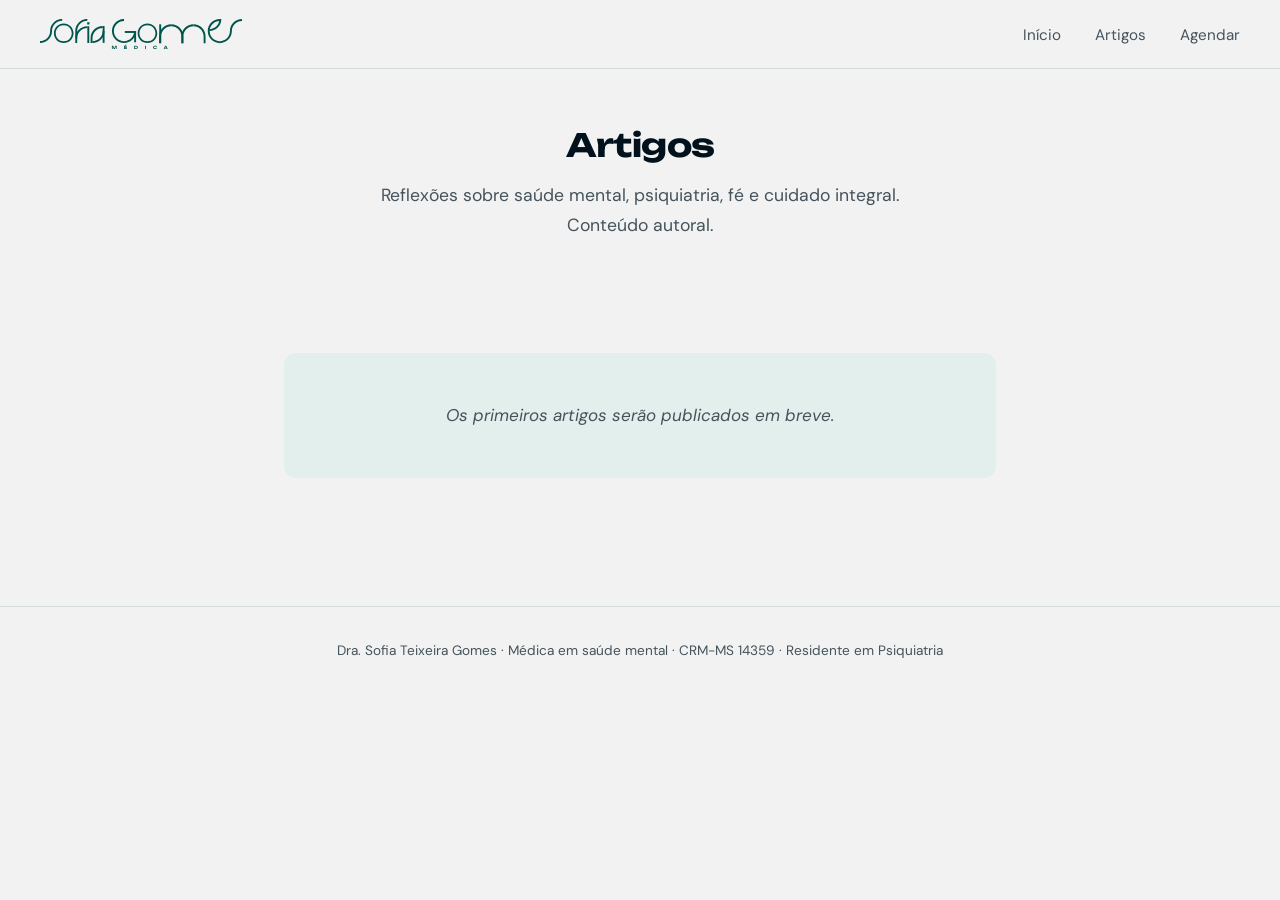
<file: artigos/index.html>
<!DOCTYPE html>
<html lang="pt-BR">
<head>
  <meta charset="UTF-8" />
  <meta name="viewport" content="width=device-width, initial-scale=1.0" />
  <meta name="theme-color" content="#00544B">
  <link rel="icon" href="/img/favicon.svg" type="image/svg+xml">
  <link rel="icon" href="/img/favicon-48.png" type="image/png" sizes="48x48">
  <link rel="apple-touch-icon" href="/img/apple-touch-icon.png">

  <link rel="preconnect" href="https://fonts.googleapis.com">
  <link rel="preconnect" href="https://fonts.gstatic.com" crossorigin>
  <link href="https://fonts.googleapis.com/css2?family=Unbounded:wght@400;500;600;700&family=DM+Sans:wght@400;500;600;700&display=swap" rel="stylesheet">

  <title>Artigos | Dra. Sofia Teixeira Gomes — Médica em saúde mental</title>
  <meta name="description" content="Reflexões sobre saúde mental, psiquiatria, fé e cuidado integral. Conteúdo autoral da Dra. Sofia Teixeira Gomes, médica em saúde mental." />

  <link rel="canonical" href="https://www.sofiateixeiragomes.com.br/artigos/" />
  <meta name="robots" content="index, follow" />

  <meta property="og:type" content="website" />
  <meta property="og:title" content="Artigos | Dra. Sofia Teixeira Gomes" />
  <meta property="og:description" content="Reflexões sobre saúde mental, psiquiatria e cuidado integral." />
  <meta property="og:url" content="https://www.sofiateixeiragomes.com.br/artigos/" />
  <meta property="og:image" content="https://www.sofiateixeiragomes.com.br/img/sofia-principal.jpg" />
  <meta property="og:locale" content="pt_BR" />

  <meta name="twitter:card" content="summary_large_image" />
  <meta name="twitter:title" content="Artigos | Dra. Sofia Teixeira Gomes" />
  <meta name="twitter:description" content="Reflexões sobre saúde mental, psiquiatria e cuidado integral." />

  <script type="application/ld+json">
  {
    "@context": "https://schema.org",
    "@type": "CollectionPage",
    "name": "Artigos",
    "description": "Reflexões sobre saúde mental, psiquiatria, fé e cuidado integral.",
    "url": "https://www.sofiateixeiragomes.com.br/artigos/",
    "inLanguage": "pt-BR",
    "author": {
      "@type": "Physician",
      "name": "Sofia Teixeira Gomes",
      "url": "https://www.sofiateixeiragomes.com.br/"
    }
  }
  </script>

  <style>
    :root {
      /* Paleta do Manual da Marca Sofia Gomes 2023 v3 */
      --verde-calma: #00544B;
      --roxo-carinho: #54084D;
      --azul-serenidade: #043254;
      --laranja-mudanca: #F05A3D;
      --cor-texto: #02121C;
      --cor-texto-suave: #44535C;
      --cor-fundo: #F2F2F2;
      --cor-fundo-suave: #E3EFEC;
      --cor-destaque: var(--verde-calma);
      --cor-borda: #D2DBD9;
      --max-largura: 760px;
      --font-display: 'Unbounded', sans-serif;
      --font-body: 'DM Sans', sans-serif;
    }
    * { box-sizing: border-box; margin: 0; padding: 0; }
    body {
      font-family: var(--font-body);
      font-size: 17px;
      line-height: 1.7;
      color: var(--cor-texto);
      background: var(--cor-fundo);
    }
    .topo {
      border-bottom: 1px solid var(--cor-borda);
      padding: 1.2rem 1.5rem;
    }
    .topo-conteudo {
      max-width: 1200px;
      margin: 0 auto;
      display: flex;
      justify-content: space-between;
      align-items: center;
    }
    .topo a.marca {
      display: flex;
      align-items: center;
      text-decoration: none;
    }
    .topo a.marca img {
      height: 30px;
      width: auto;
      display: block;
    }
    .topo nav a {
      color: var(--cor-texto-suave);
      text-decoration: none;
      margin-left: 1.8rem;
      font-size: 0.95rem;
    }
    .topo nav a:hover { color: var(--cor-destaque); }
    .cabecalho-pagina {
      max-width: var(--max-largura);
      margin: 0 auto;
      padding: 3.5rem 1.5rem 2rem;
      text-align: center;
    }
    .cabecalho-pagina h1 {
      font-family: var(--font-display);
      font-size: 2rem;
      font-weight: 700;
      letter-spacing: -0.02em;
      line-height: 1.25;
      margin-bottom: 1rem;
    }
    .cabecalho-pagina p {
      font-size: 1.1rem;
      color: var(--cor-texto-suave);
      max-width: 560px;
      margin: 0 auto;
    }
    .lista-artigos {
      max-width: var(--max-largura);
      margin: 0 auto;
      padding: 2rem 1.5rem 3rem;
    }
    .artigo-card {
      padding: 1.8rem 0;
      border-bottom: 1px solid var(--cor-borda);
    }
    .artigo-card:last-child { border-bottom: none; }
    .artigo-card .meta {
      font-family: var(--font-display);
      font-size: 0.7rem;
      color: var(--cor-texto-suave);
      text-transform: uppercase;
      letter-spacing: 0.08em;
      margin-bottom: 0.6rem;
    }
    .artigo-card h2 {
      font-family: var(--font-display);
      font-size: 1.15rem;
      font-weight: 600;
      letter-spacing: -0.02em;
      margin-bottom: 0.7rem;
      line-height: 1.35;
    }
    .artigo-card h2 a {
      color: var(--cor-texto);
      text-decoration: none;
    }
    .artigo-card h2 a:hover { color: var(--cor-destaque); }
    .artigo-card p {
      color: var(--cor-texto-suave);
      font-size: 1rem;
    }
    .estado-vazio {
      max-width: var(--max-largura);
      margin: 3rem auto;
      padding: 3rem 1.5rem;
      text-align: center;
      background: var(--cor-fundo-suave);
      border-radius: 12px;
    }
    .estado-vazio p {
      color: var(--cor-texto-suave);
      font-style: italic;
    }
    .rodape {
      border-top: 1px solid var(--cor-borda);
      padding: 2rem 1.5rem;
      text-align: center;
      font-size: 0.85rem;
      color: var(--cor-texto-suave);
      margin-top: 2rem;
    }
    @media (max-width: 640px) {
      .cabecalho-pagina { padding: 2.5rem 1.2rem 1.5rem; }
      .cabecalho-pagina h1 { font-size: 1.5rem; }
      .topo nav a { margin-left: 1rem; font-size: 0.9rem; }
    }
  </style>
</head>
<body>

  <header class="topo">
    <div class="topo-conteudo">
      <a href="/" class="marca">
        <img src="/img/logo-horizontal-verde.svg" alt="Sofia Gomes — Médica" width="1280" height="190">
      </a>
      <nav>
        <a href="/">Início</a>
        <a href="/artigos/">Artigos</a>
        <a href="/#agendar">Agendar</a>
      </nav>
    </div>
  </header>

  <section class="cabecalho-pagina">
    <h1>Artigos</h1>
    <p>Reflexões sobre saúde mental, psiquiatria, fé e cuidado integral. Conteúdo autoral.</p>
  </section>

  <main class="lista-artigos">

    <!-- ============================================================
         INSTRUÇÃO: a cada artigo novo, adicione um bloco como este
         no TOPO da lista (artigos mais recentes primeiro):

         <article class="artigo-card">
           <div class="meta">
             <time datetime="2026-06-08">8 de junho de 2026</time> · Categoria
           </div>
           <h2><a href="/artigos/slug-do-artigo/">Título do artigo</a></h2>
           <p>Resumo de 1 ou 2 frases do artigo.</p>
         </article>
         ============================================================ -->

    <div class="estado-vazio">
      <p>Os primeiros artigos serão publicados em breve.</p>
    </div>

  </main>

  <footer class="rodape">
    Dra. Sofia Teixeira Gomes · Médica em saúde mental · CRM-MS 14359 · Residente em Psiquiatria
  </footer>

</body>
</html>
</file>
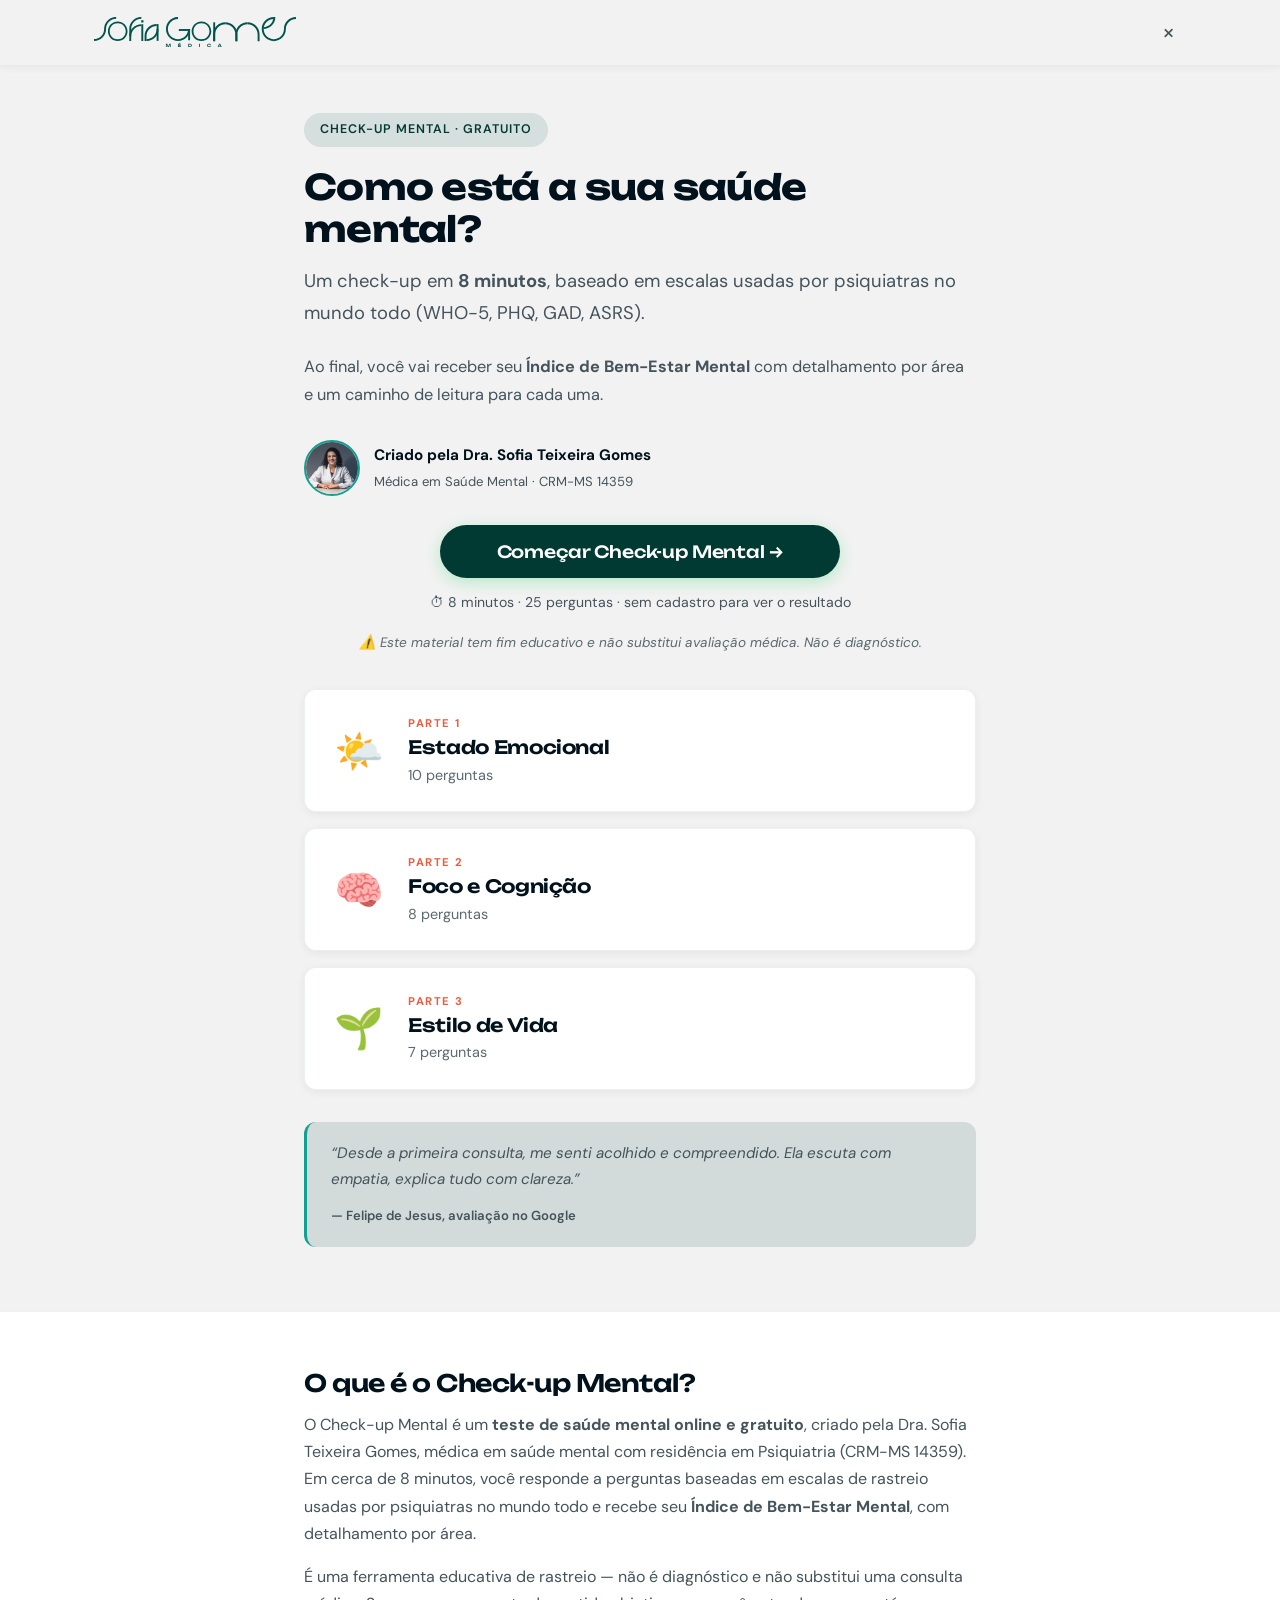
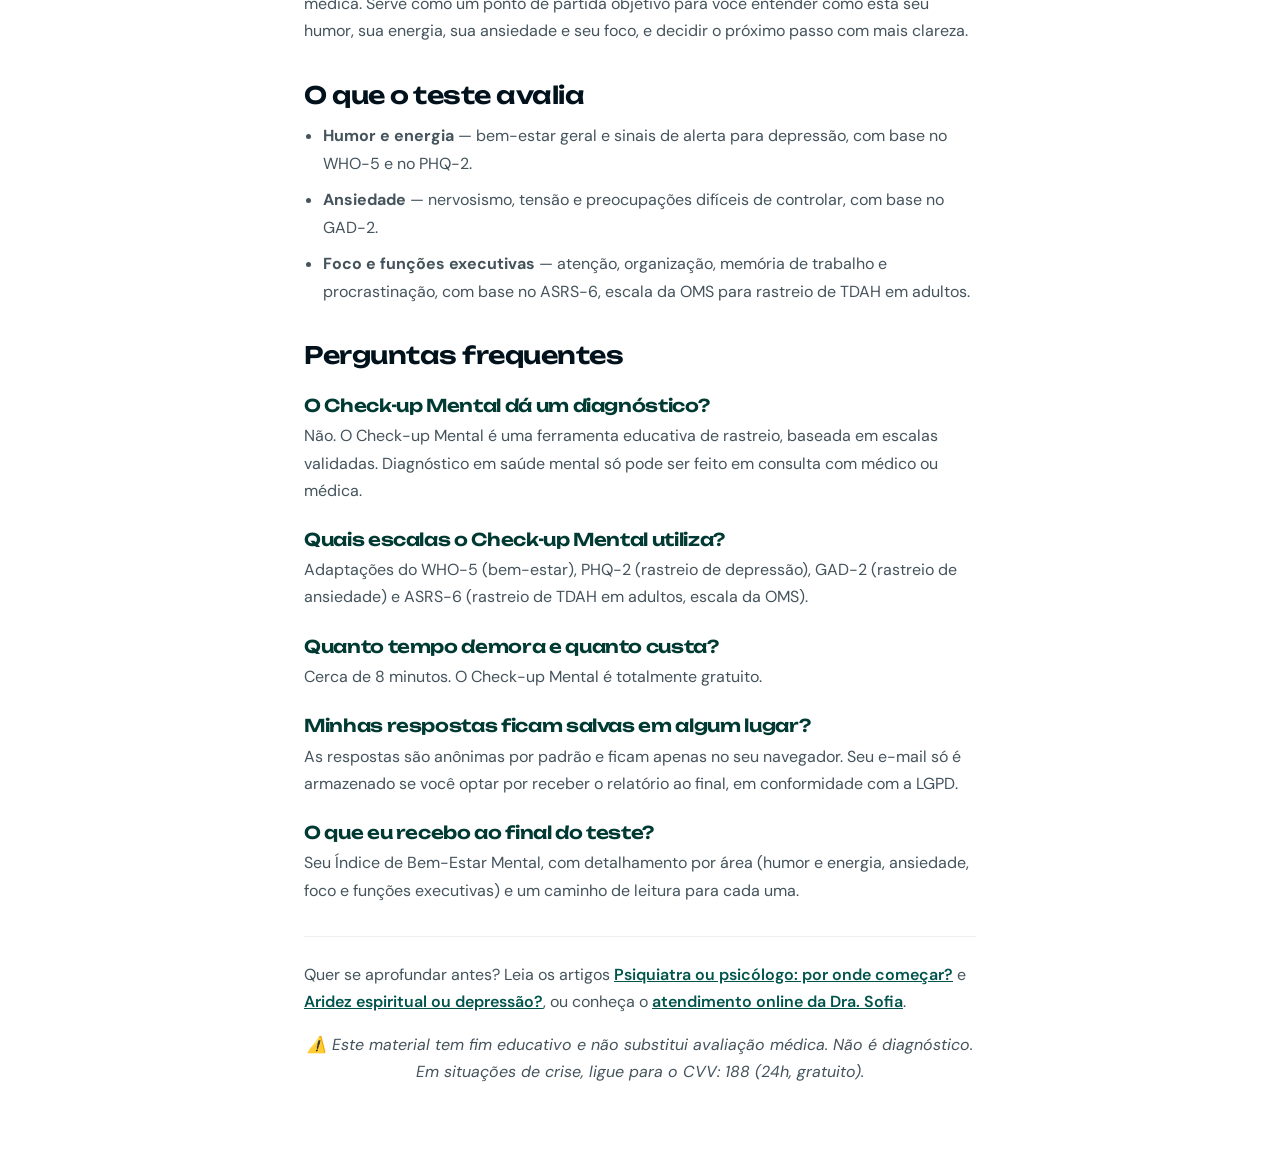
<file: autoavaliacao/index.html>
<!DOCTYPE html>
<html lang="pt-BR">
<head>
  <meta charset="UTF-8">
  <meta http-equiv="refresh" content="0; url=../check-up-mental/">
  <link rel="canonical" href="https://www.sofiateixeiragomes.com.br/check-up-mental/">
  <title>Redirecionando... | Dra. Sofia Teixeira Gomes</title>
  <meta name="robots" content="noindex">
  <script>window.location.replace('../check-up-mental/');</script>
</head>
<body>
  <p>Redirecionando para <a href="../check-up-mental/">Check-up Mental</a>...</p>
</body>
</html>
</file>
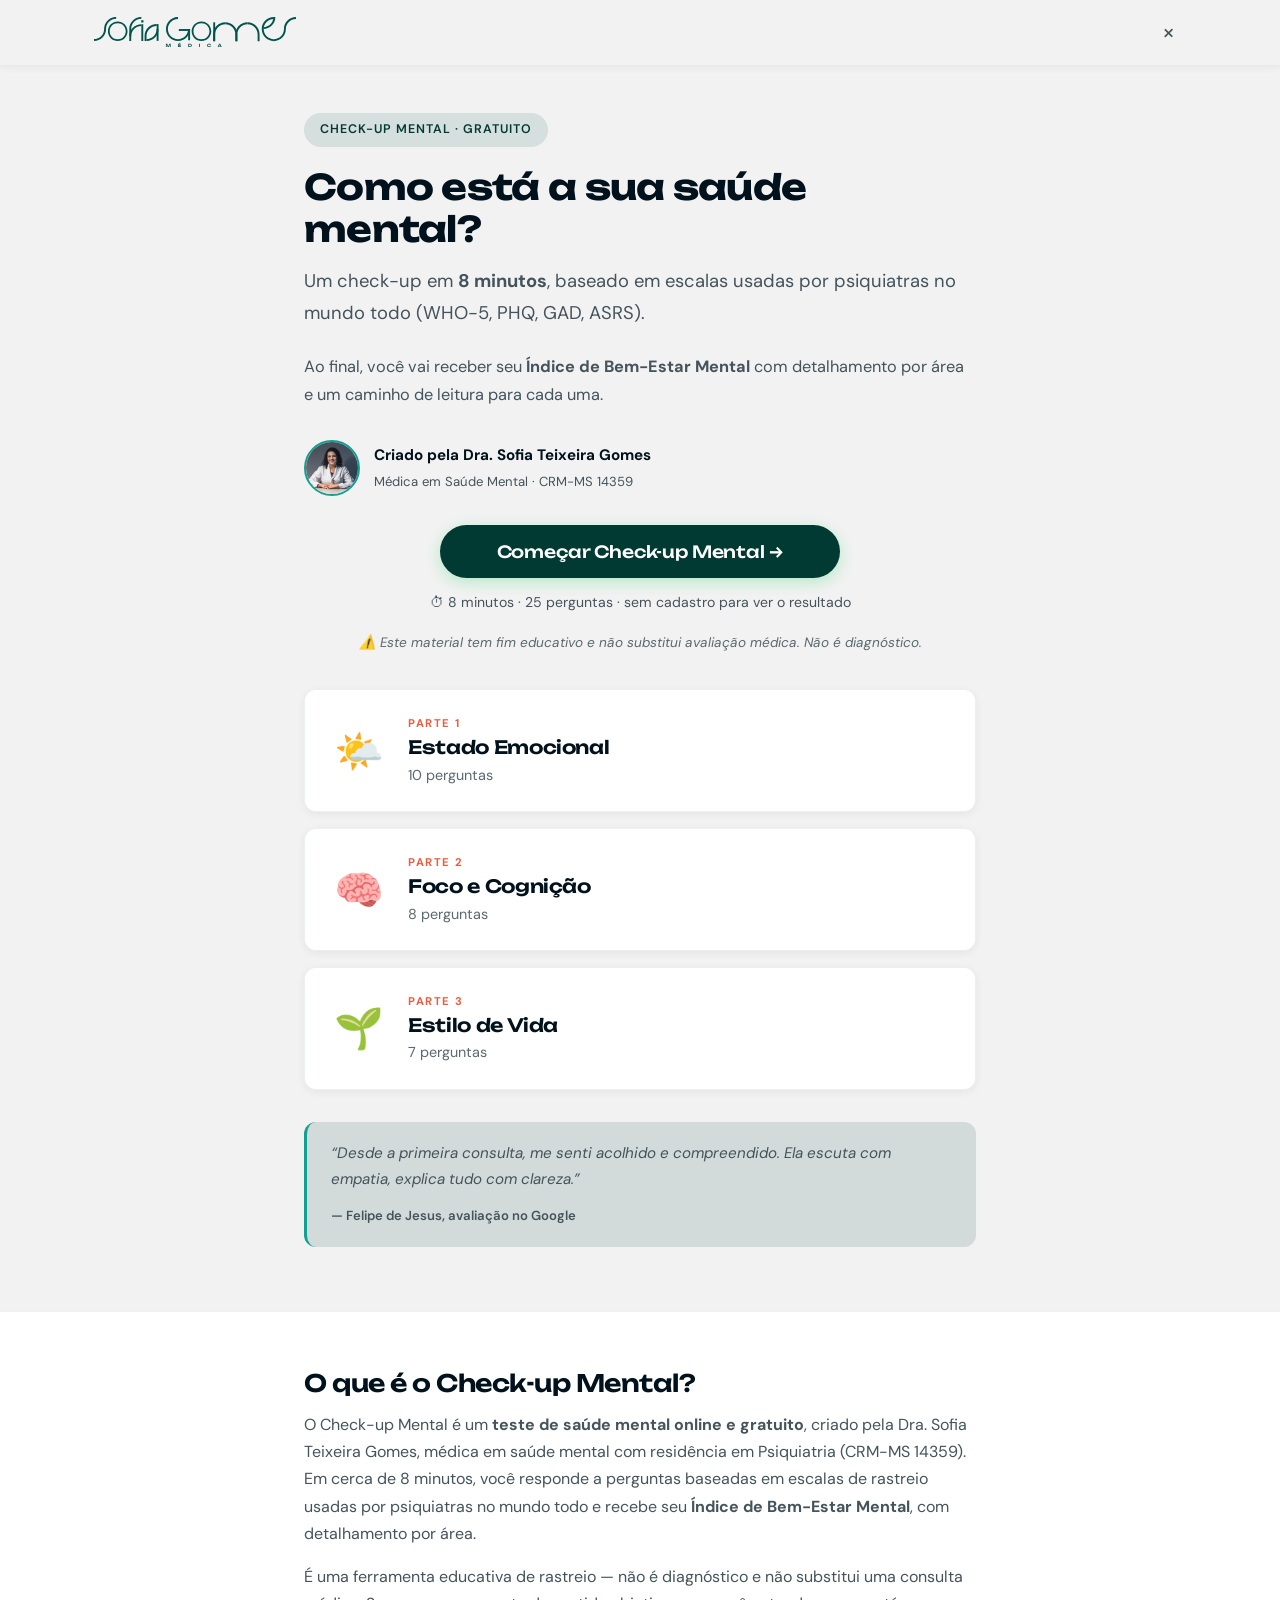
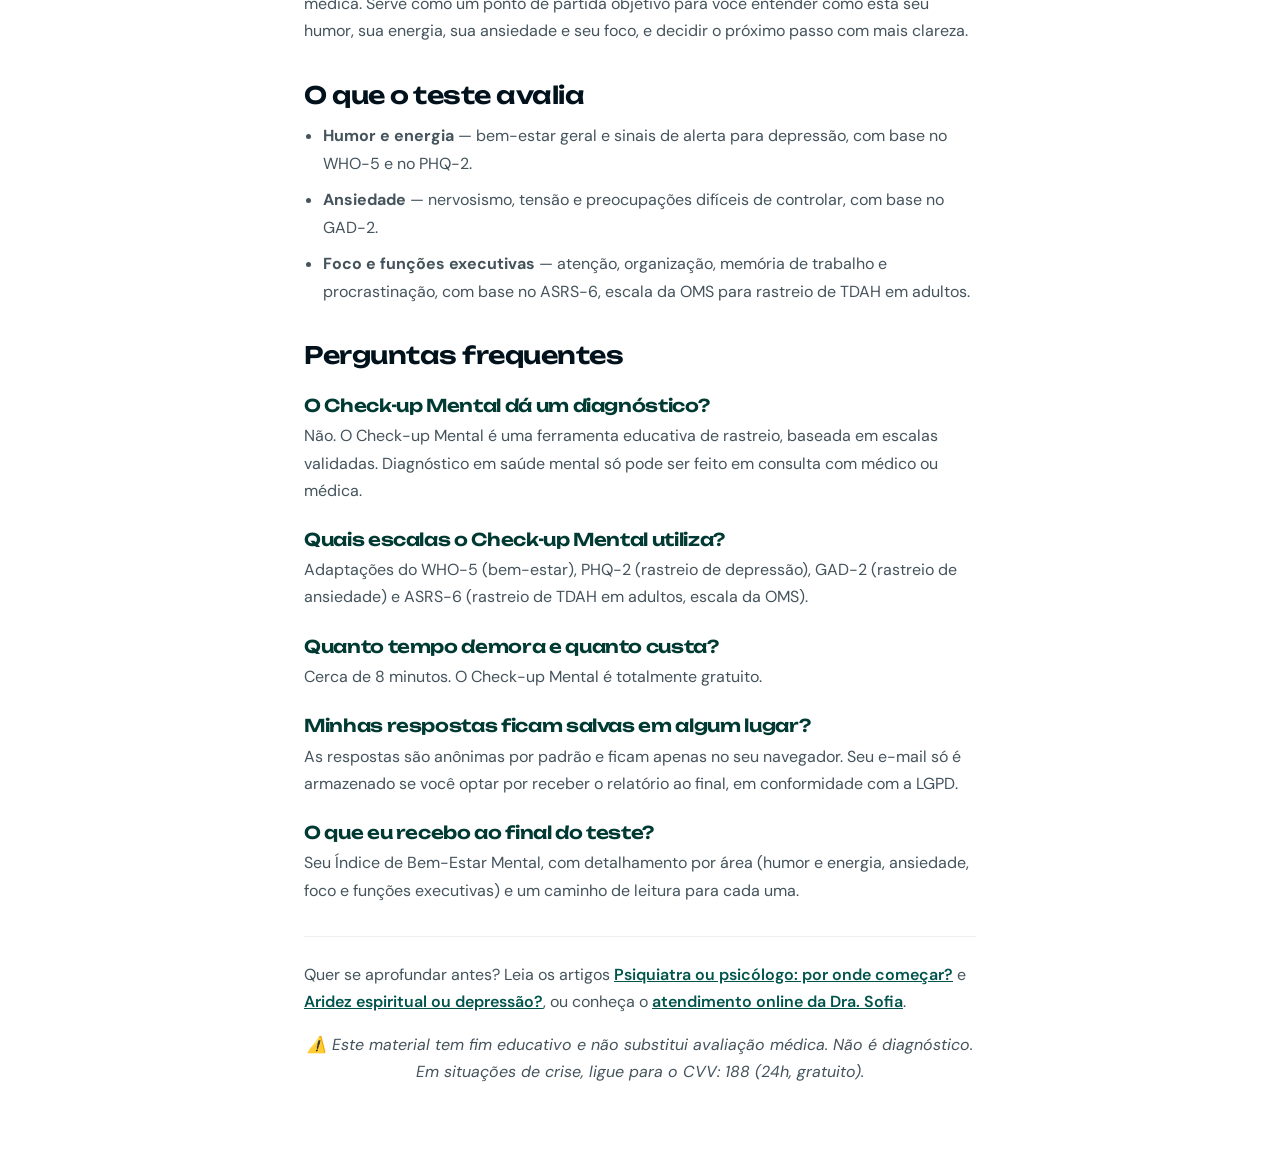
<file: check-up-mental/index.html>
<!DOCTYPE html>
<html lang="pt-BR">
<head>
  <!-- Google Tag Manager -->
  <script>(function(w,d,s,l,i){w[l]=w[l]||[];w[l].push({'gtm.start':
  new Date().getTime(),event:'gtm.js'});var f=d.getElementsByTagName(s)[0],
  j=d.createElement(s),dl=l!='dataLayer'?'&l='+l:'';j.async=true;j.src=
  'https://www.googletagmanager.com/gtm.js?id='+i+dl;f.parentNode.insertBefore(j,f);
  })(window,document,'script','dataLayer','GTM-K9NW34VG');</script>
  <!-- End Google Tag Manager -->

  <!-- Google tag (gtag.js) — Google Ads -->
  <script async src="https://www.googletagmanager.com/gtag/js?id=AW-11124369234"></script>
  <script>
    window.dataLayer = window.dataLayer || [];
    function gtag(){dataLayer.push(arguments);}
    gtag('js', new Date());
    gtag('config', 'AW-11124369234');
  </script>

  <meta charset="UTF-8">
  <meta name="viewport" content="width=device-width, initial-scale=1.0">
  <meta name="theme-color" content="#00544B">
  <link rel="icon" href="/img/favicon.svg" type="image/svg+xml">
  <link rel="icon" href="/img/favicon-48.png" type="image/png" sizes="48x48">
  <link rel="apple-touch-icon" href="/img/apple-touch-icon.png">
  <title>Check-up Mental Online e Gratuito | Dra. Sofia Teixeira Gomes</title>
  <meta name="description" content="Teste de saúde mental online e gratuito com escalas validadas (WHO-5, PHQ, GAD, ASRS). Receba seu Índice de Bem-Estar Mental em 8 minutos. Por médica em saúde mental — CRM-MS 14359.">
  <link rel="canonical" href="https://www.sofiateixeiragomes.com.br/check-up-mental/">
  <meta property="og:title" content="Check-up Mental Online e Gratuito | Dra. Sofia Teixeira Gomes">
  <meta property="og:description" content="Descubra seu Índice de Bem-Estar Mental em 8 minutos. Teste gratuito baseado em escalas médicas validadas.">
  <meta property="og:url" content="https://www.sofiateixeiragomes.com.br/check-up-mental/">
  <meta property="og:type" content="website">
  <meta property="og:image" content="https://www.sofiateixeiragomes.com.br/img/sofia-principal.jpg">
  <meta property="og:locale" content="pt_BR">
  <meta name="twitter:card" content="summary_large_image">

  <script type="application/ld+json">
  {
    "@context": "https://schema.org",
    "@graph": [
      {
        "@type": "MedicalWebPage",
        "@id": "https://www.sofiateixeiragomes.com.br/check-up-mental/",
        "url": "https://www.sofiateixeiragomes.com.br/check-up-mental/",
        "name": "Check-up Mental Online e Gratuito",
        "description": "Teste de saúde mental online e gratuito com escalas validadas (WHO-5, PHQ-2, GAD-2, ASRS-6). Ferramenta educativa — não substitui avaliação médica.",
        "inLanguage": "pt-BR",
        "isPartOf": {
          "@type": "WebSite",
          "name": "Dra. Sofia Teixeira Gomes — Médica em Saúde Mental",
          "url": "https://www.sofiateixeiragomes.com.br/"
        },
        "author": {
          "@type": "Physician",
          "name": "Dra. Sofia Teixeira Gomes",
          "identifier": "CRM-MS 14359",
          "url": "https://www.sofiateixeiragomes.com.br/"
        }
      },
      {
        "@type": "FAQPage",
        "mainEntity": [
          {
            "@type": "Question",
            "name": "O Check-up Mental dá um diagnóstico?",
            "acceptedAnswer": {
              "@type": "Answer",
              "text": "Não. O Check-up Mental é uma ferramenta educativa de rastreio, baseada em escalas validadas. Diagnóstico em saúde mental só pode ser feito em consulta com médico ou médica."
            }
          },
          {
            "@type": "Question",
            "name": "Quais escalas o Check-up Mental utiliza?",
            "acceptedAnswer": {
              "@type": "Answer",
              "text": "Adaptações do WHO-5 (bem-estar), PHQ-2 (rastreio de depressão), GAD-2 (rastreio de ansiedade) e ASRS-6 (rastreio de TDAH em adultos, escala da OMS)."
            }
          },
          {
            "@type": "Question",
            "name": "Quanto tempo demora e quanto custa?",
            "acceptedAnswer": {
              "@type": "Answer",
              "text": "Cerca de 8 minutos. O Check-up Mental é totalmente gratuito."
            }
          },
          {
            "@type": "Question",
            "name": "Minhas respostas ficam salvas em algum lugar?",
            "acceptedAnswer": {
              "@type": "Answer",
              "text": "As respostas são anônimas por padrão e ficam apenas no seu navegador. Seu e-mail só é armazenado se você optar por receber o relatório ao final, em conformidade com a LGPD."
            }
          },
          {
            "@type": "Question",
            "name": "O que eu recebo ao final do teste?",
            "acceptedAnswer": {
              "@type": "Answer",
              "text": "Seu Índice de Bem-Estar Mental, com detalhamento por área (humor e energia, ansiedade, foco e funções executivas) e um caminho de leitura para cada uma."
            }
          }
        ]
      }
    ]
  }
  </script>

  <link rel="preconnect" href="https://fonts.googleapis.com">
  <link rel="preconnect" href="https://fonts.gstatic.com" crossorigin>
  <link href="https://fonts.googleapis.com/css2?family=Unbounded:wght@400;500;600;700&family=DM+Sans:wght@400;500;600;700&display=swap" rel="stylesheet">
  <link rel="stylesheet" href="../css/style.css">
  <link rel="stylesheet" href="../css/autoavaliacao.css">
</head>
<body class="autoavaliacao-body">
  <!-- GTM noscript -->
  <noscript><iframe src="https://www.googletagmanager.com/ns.html?id=GTM-K9NW34VG"
  height="0" width="0" style="display:none;visibility:hidden"></iframe></noscript>

  <!-- Header minimalista -->
  <header class="quiz-header">
    <div class="container">
      <a href="../index.html" class="quiz-brand">
        <img src="../img/logo-horizontal-verde.svg" alt="Sofia Gomes — Médica" class="quiz-logo" width="1280" height="190">
      </a>
      <a href="../index.html" class="quiz-exit" aria-label="Sair">×</a>
    </div>
  </header>

  <main id="quiz-app">
    <!-- Views injetadas via JS -->
  </main>

  <section class="quiz-seo">
    <div class="container quiz-narrow">
      <h2>O que é o Check-up Mental?</h2>
      <p>O Check-up Mental é um <strong>teste de saúde mental online e gratuito</strong>, criado pela Dra. Sofia Teixeira Gomes, médica em saúde mental com residência em Psiquiatria (CRM-MS 14359). Em cerca de 8 minutos, você responde a perguntas baseadas em escalas de rastreio usadas por psiquiatras no mundo todo e recebe seu <strong>Índice de Bem-Estar Mental</strong>, com detalhamento por área.</p>
      <p>É uma ferramenta educativa de rastreio — não é diagnóstico e não substitui uma consulta médica. Serve como um ponto de partida objetivo para você entender como está seu humor, sua energia, sua ansiedade e seu foco, e decidir o próximo passo com mais clareza.</p>

      <h2>O que o teste avalia</h2>
      <ul>
        <li><strong>Humor e energia</strong> — bem-estar geral e sinais de alerta para depressão, com base no WHO-5 e no PHQ-2.</li>
        <li><strong>Ansiedade</strong> — nervosismo, tensão e preocupações difíceis de controlar, com base no GAD-2.</li>
        <li><strong>Foco e funções executivas</strong> — atenção, organização, memória de trabalho e procrastinação, com base no ASRS-6, escala da OMS para rastreio de TDAH em adultos.</li>
      </ul>

      <h2>Perguntas frequentes</h2>

      <h3>O Check-up Mental dá um diagnóstico?</h3>
      <p>Não. O Check-up Mental é uma ferramenta educativa de rastreio, baseada em escalas validadas. Diagnóstico em saúde mental só pode ser feito em consulta com médico ou médica.</p>

      <h3>Quais escalas o Check-up Mental utiliza?</h3>
      <p>Adaptações do WHO-5 (bem-estar), PHQ-2 (rastreio de depressão), GAD-2 (rastreio de ansiedade) e ASRS-6 (rastreio de TDAH em adultos, escala da OMS).</p>

      <h3>Quanto tempo demora e quanto custa?</h3>
      <p>Cerca de 8 minutos. O Check-up Mental é totalmente gratuito.</p>

      <h3>Minhas respostas ficam salvas em algum lugar?</h3>
      <p>As respostas são anônimas por padrão e ficam apenas no seu navegador. Seu e-mail só é armazenado se você optar por receber o relatório ao final, em conformidade com a LGPD.</p>

      <h3>O que eu recebo ao final do teste?</h3>
      <p>Seu Índice de Bem-Estar Mental, com detalhamento por área (humor e energia, ansiedade, foco e funções executivas) e um caminho de leitura para cada uma.</p>

      <p class="quiz-seo-links">Quer se aprofundar antes? Leia os artigos <a href="../artigos/psiquiatra-ou-psicologo/">Psiquiatra ou psicólogo: por onde começar?</a> e <a href="../artigos/aridez-espiritual-ou-depressao/">Aridez espiritual ou depressão?</a>, ou conheça o <a href="../index.html">atendimento online da Dra. Sofia</a>.</p>

      <p class="quiz-disclaimer">⚠️ Este material tem fim educativo e não substitui avaliação médica. Não é diagnóstico. Em situações de crise, ligue para o CVV: 188 (24h, gratuito).</p>
    </div>
  </section>

  <script src="quiz-data.js"></script>
  <script src="quiz-app.js"></script>
</body>
</html>
</file>
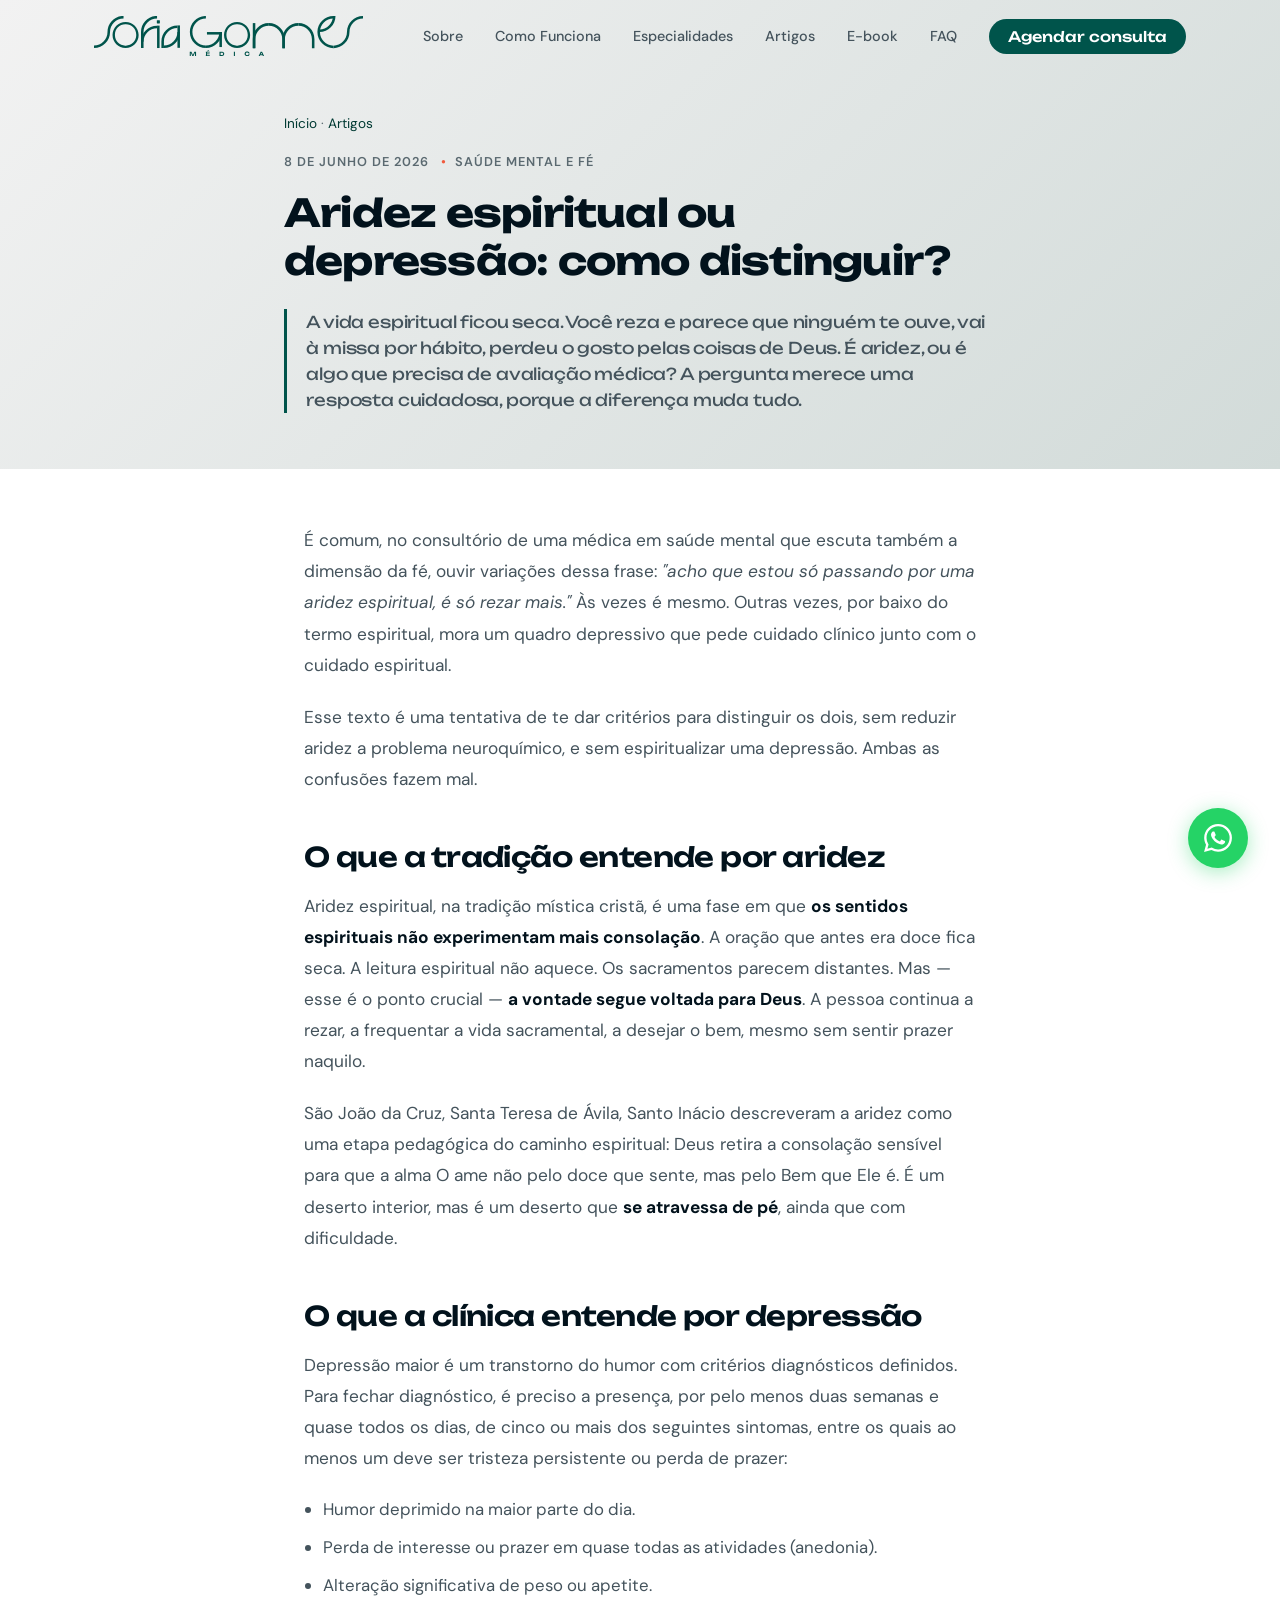
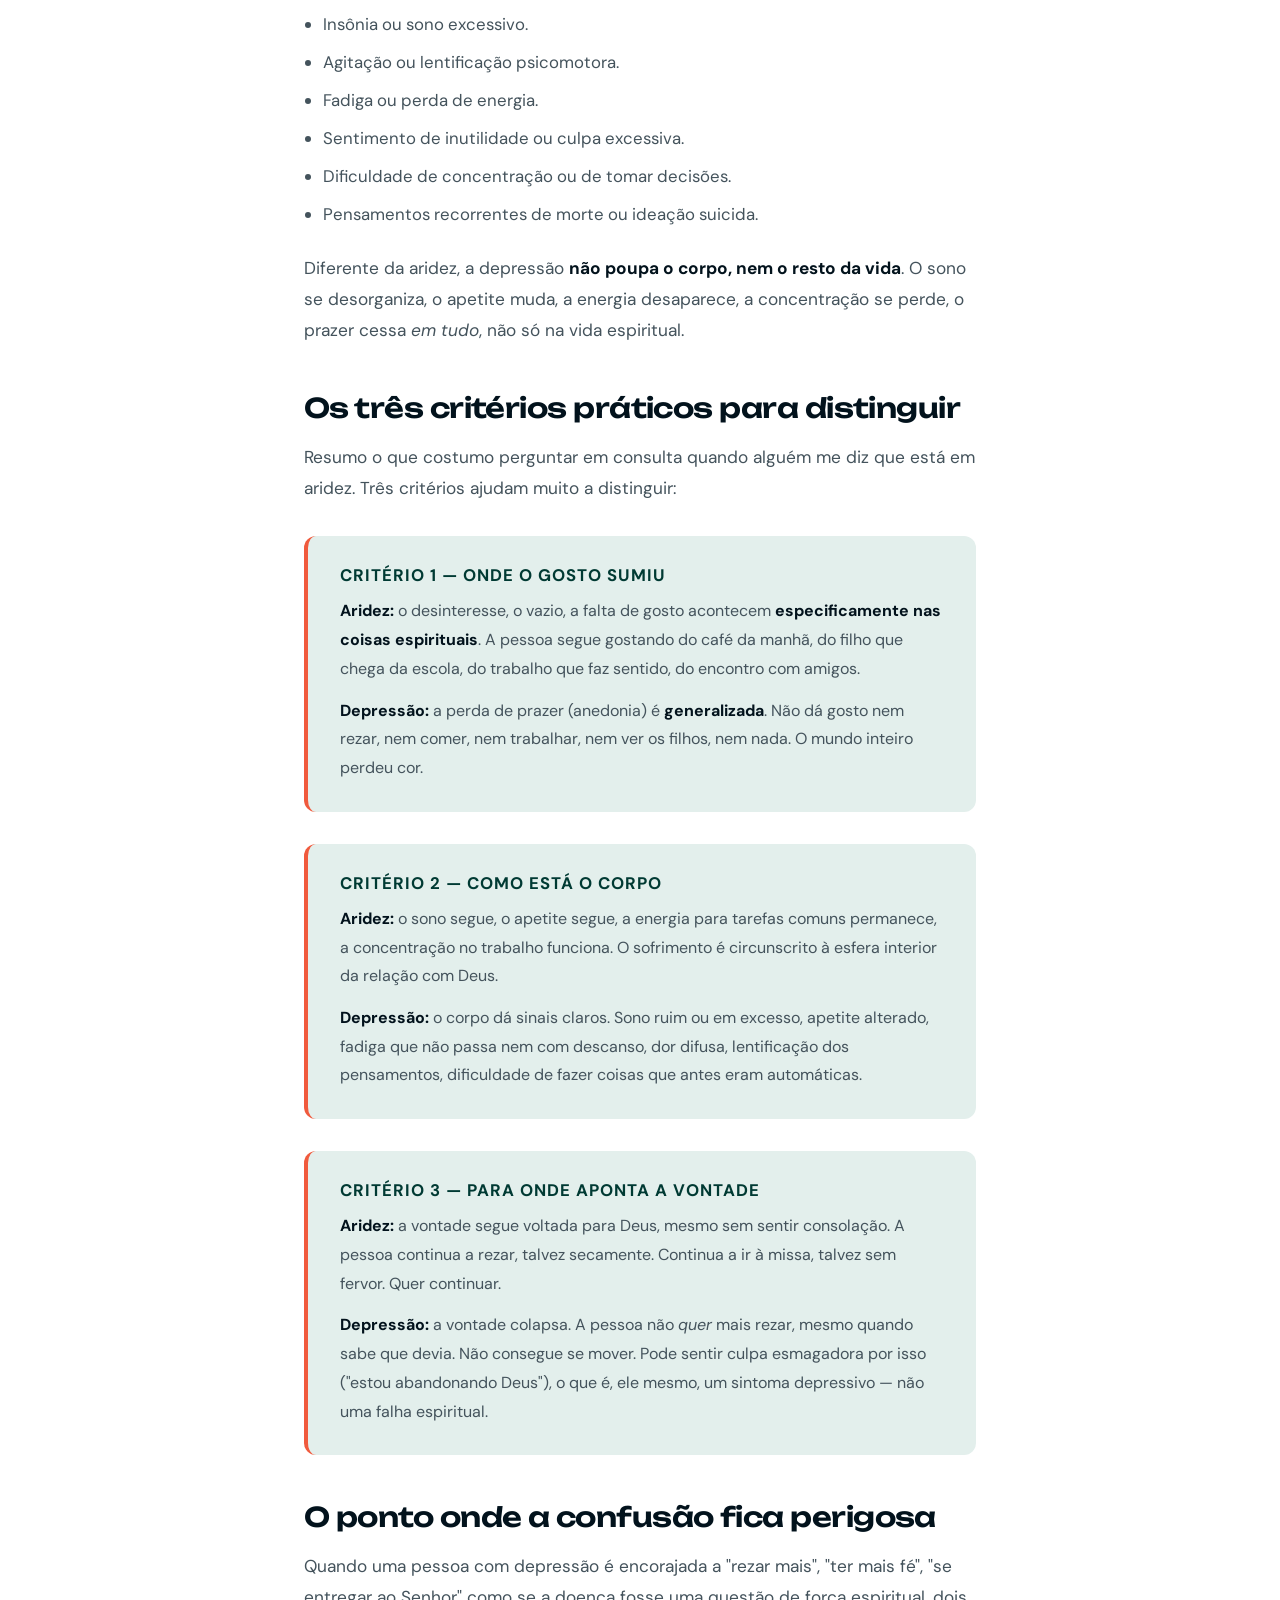
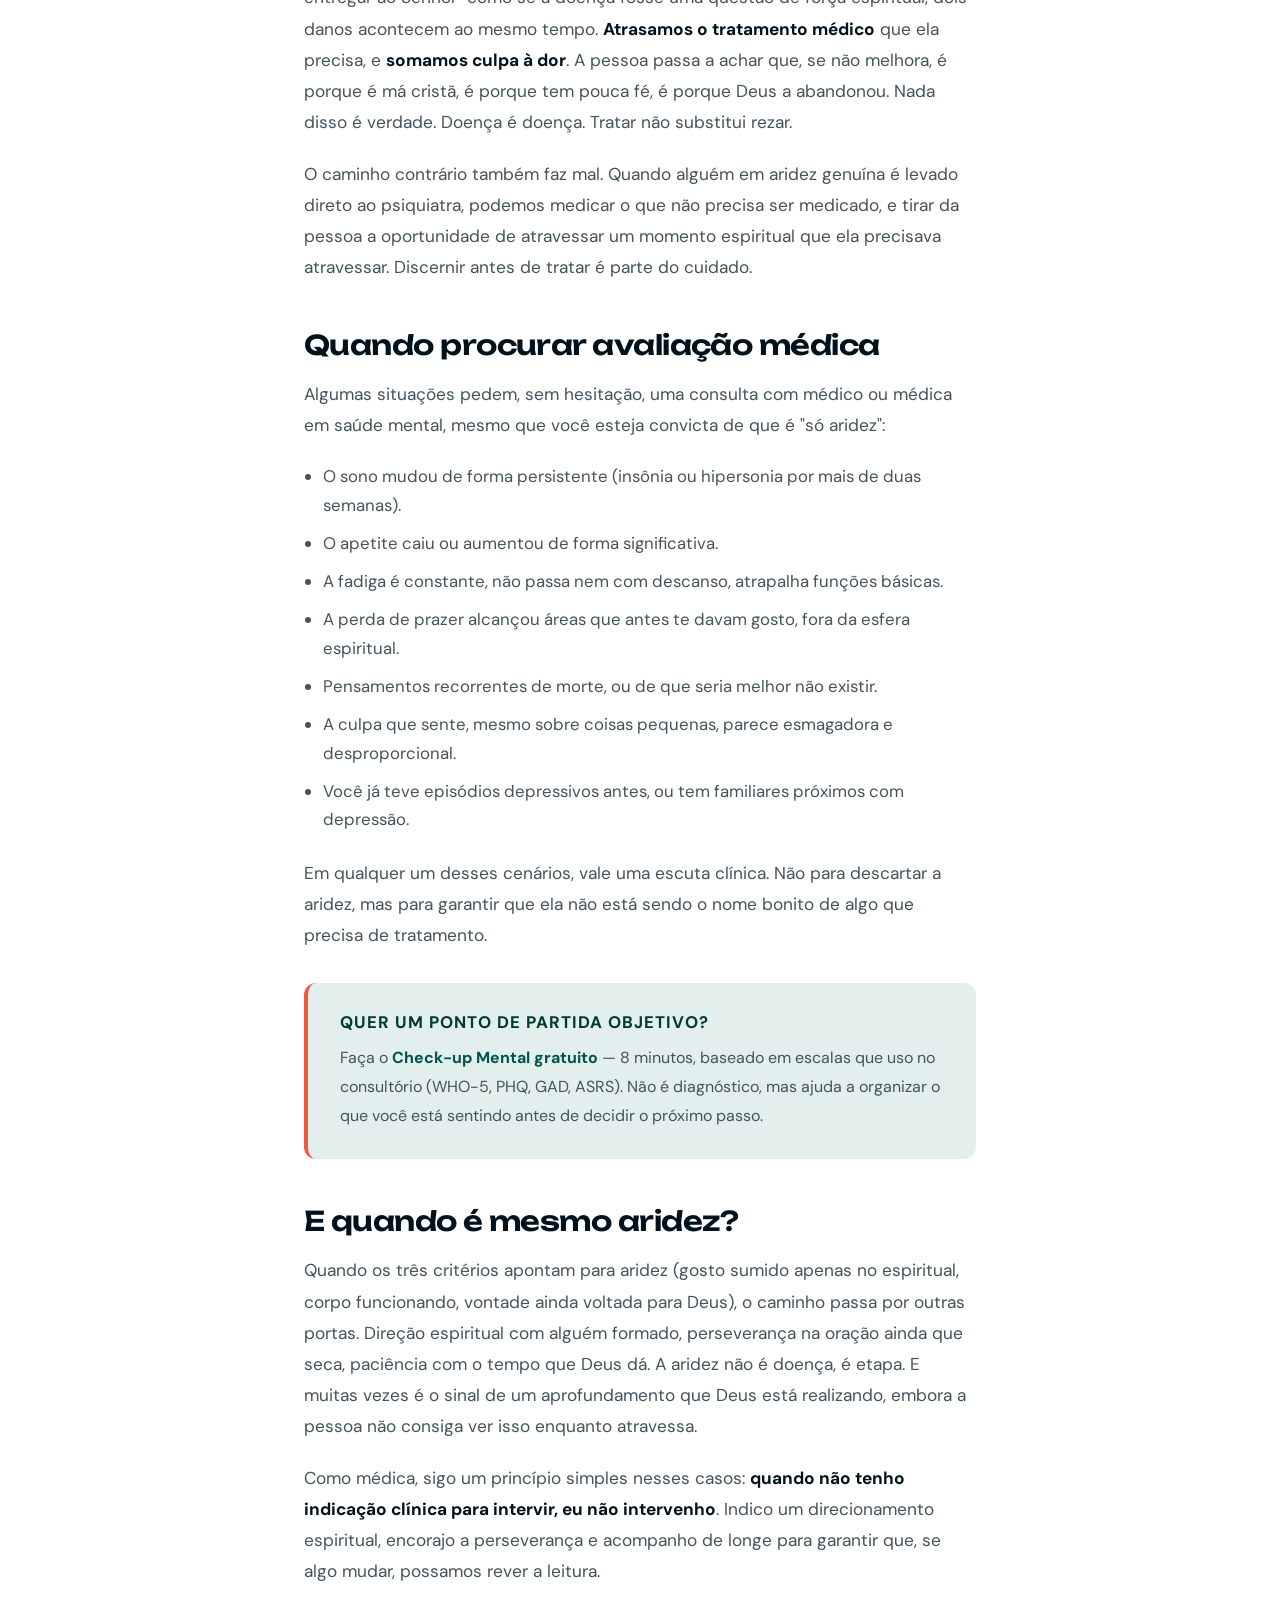
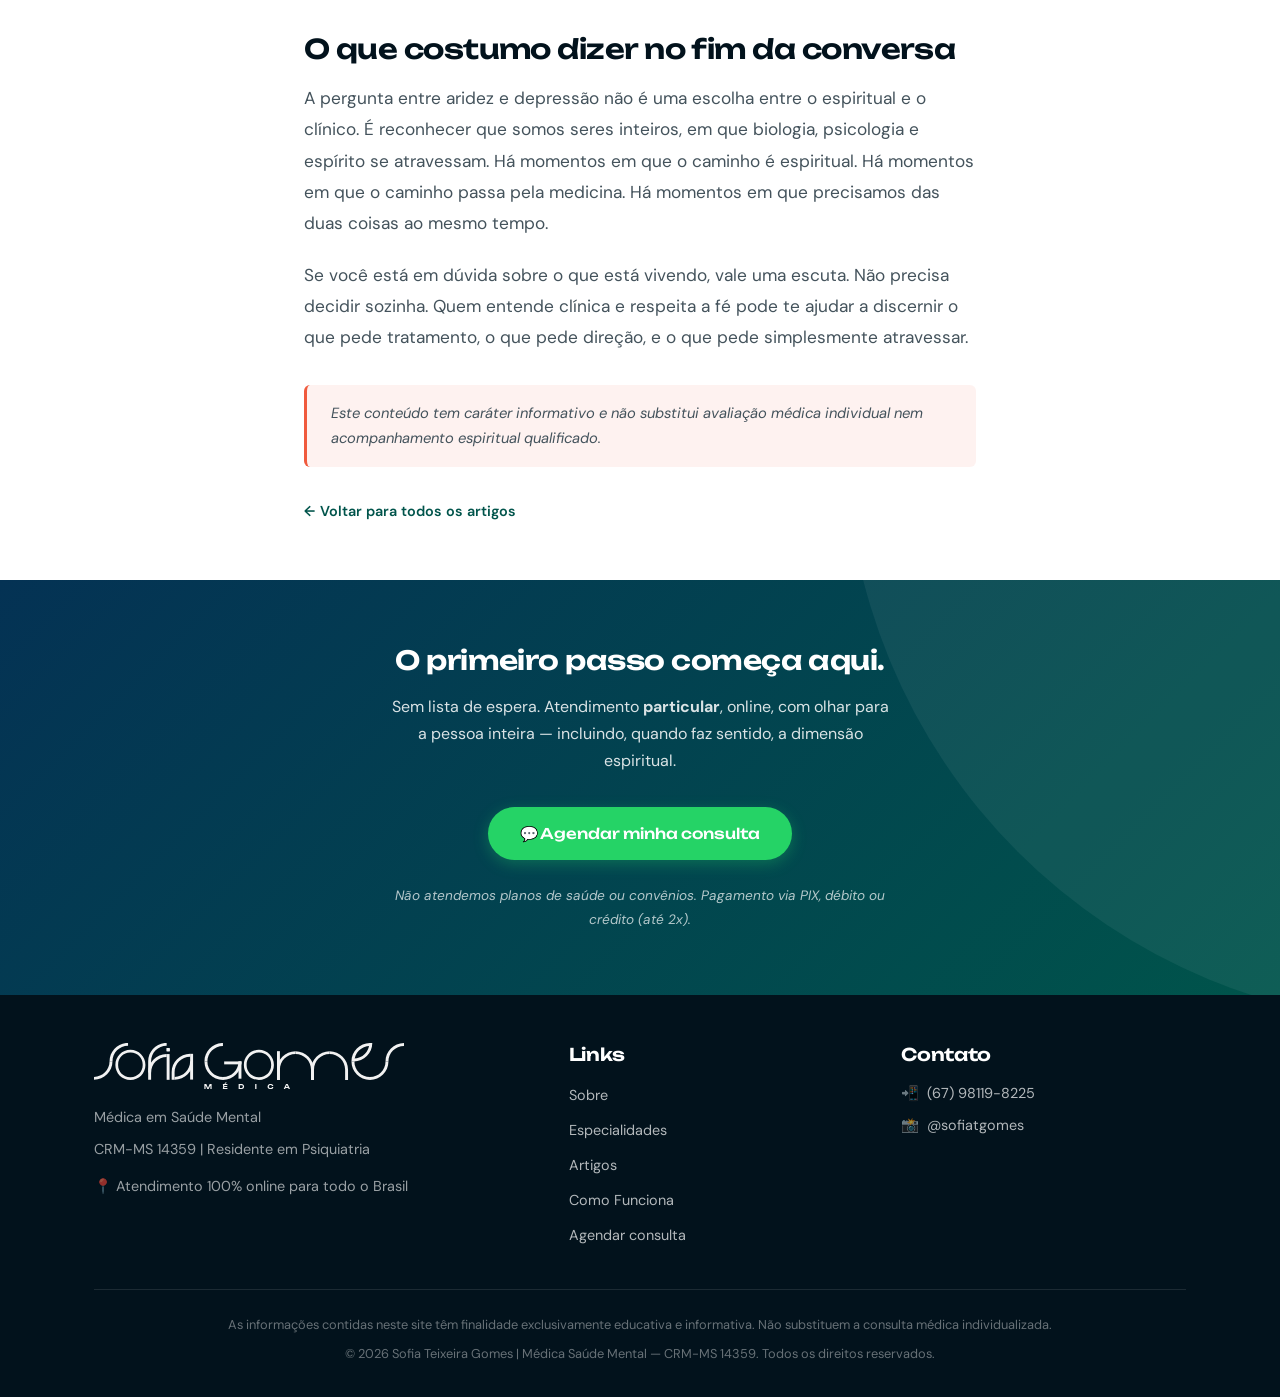
<file: artigos/aridez-espiritual-ou-depressao/index.html>
<!DOCTYPE html>
<html lang="pt-BR">
<head>
  <!-- Google Tag Manager -->
  <script>(function(w,d,s,l,i){w[l]=w[l]||[];w[l].push({'gtm.start':
  new Date().getTime(),event:'gtm.js'});var f=d.getElementsByTagName(s)[0],
  j=d.createElement(s),dl=l!='dataLayer'?'&l='+l:'';j.async=true;j.src=
  'https://www.googletagmanager.com/gtm.js?id='+i+dl;f.parentNode.insertBefore(j,f);
  })(window,document,'script','dataLayer','GTM-K9NW34VG');</script>
  <!-- End Google Tag Manager -->

  <meta charset="UTF-8" />
  <meta name="viewport" content="width=device-width, initial-scale=1.0" />
  <meta name="theme-color" content="#00544B">
  <link rel="icon" href="/img/favicon.svg" type="image/svg+xml">
  <link rel="icon" href="/img/favicon-48.png" type="image/png" sizes="48x48">
  <link rel="apple-touch-icon" href="/img/apple-touch-icon.png">

  <title>Aridez espiritual ou depressão: como distinguir? | Dra. Sofia Teixeira Gomes</title>
  <meta name="description" content="A vida espiritual ficou seca? Pode ser aridez, pode ser depressão. Critérios clínicos e espirituais para distinguir, sem trocar oração por antidepressivo nem vice-versa." />

  <link rel="canonical" href="https://www.sofiateixeiragomes.com.br/artigos/aridez-espiritual-ou-depressao/" />
  <meta name="robots" content="index, follow" />

  <meta property="og:type" content="article" />
  <meta property="og:title" content="Aridez espiritual ou depressão: como distinguir?" />
  <meta property="og:description" content="A vida espiritual ficou seca? Pode ser aridez, pode ser depressão. Critérios clínicos e espirituais para distinguir." />
  <meta property="og:url" content="https://www.sofiateixeiragomes.com.br/artigos/aridez-espiritual-ou-depressao/" />
  <meta property="og:image" content="https://www.sofiateixeiragomes.com.br/img/sofia-principal.jpg" />
  <meta property="og:locale" content="pt_BR" />
  <meta property="og:site_name" content="Sofia Teixeira Gomes | Médica em Saúde Mental" />
  <meta property="article:author" content="Sofia Teixeira Gomes" />
  <meta property="article:published_time" content="2026-06-08T10:00:00-03:00" />

  <meta name="twitter:card" content="summary_large_image" />
  <meta name="twitter:title" content="Aridez espiritual ou depressão: como distinguir?" />
  <meta name="twitter:description" content="Critérios clínicos e espirituais para distinguir os dois." />
  <meta name="twitter:image" content="https://www.sofiateixeiragomes.com.br/img/sofia-principal.jpg" />

  <script type="application/ld+json">
  {
    "@context": "https://schema.org",
    "@type": "MedicalWebPage",
    "headline": "Aridez espiritual ou depressão: como distinguir?",
    "description": "A vida espiritual ficou seca? Pode ser aridez, pode ser depressão. Critérios clínicos e espirituais para distinguir.",
    "url": "https://www.sofiateixeiragomes.com.br/artigos/aridez-espiritual-ou-depressao/",
    "image": "https://www.sofiateixeiragomes.com.br/img/sofia-principal.jpg",
    "datePublished": "2026-06-08",
    "dateModified": "2026-06-08",
    "inLanguage": "pt-BR",
    "author": {
      "@type": "Physician",
      "name": "Sofia Teixeira Gomes",
      "url": "https://www.sofiateixeiragomes.com.br/",
      "medicalSpecialty": "MentalHealth",
      "identifier": {
        "@type": "PropertyValue",
        "propertyID": "CRM-MS",
        "value": "14359"
      }
    },
    "publisher": { "@type": "Person", "name": "Sofia Teixeira Gomes" },
    "mainEntityOfPage": {
      "@type": "WebPage",
      "@id": "https://www.sofiateixeiragomes.com.br/artigos/aridez-espiritual-ou-depressao/"
    }
  }
  </script>

  <link rel="preconnect" href="https://fonts.googleapis.com">
  <link rel="preconnect" href="https://fonts.gstatic.com" crossorigin>
  <link href="https://fonts.googleapis.com/css2?family=Unbounded:wght@400;500;600;700&family=DM+Sans:wght@400;500;600;700&display=swap" rel="stylesheet">
  <link rel="stylesheet" href="/css/style.css">

  <style>
    .article-hero {
      padding-top: 7rem;
      padding-bottom: 2.5rem;
      background: linear-gradient(135deg, var(--cream) 0%, var(--cream-dark) 100%);
    }
    .article-hero .container { max-width: 760px; }
    .article-hero .breadcrumb { font-size: 0.85rem; color: var(--text-light); margin-bottom: 1rem; }
    .article-hero .breadcrumb a { color: var(--sage-dark); }
    .article-hero .article-meta {
      font-size: 0.8rem;
      color: var(--text-light);
      text-transform: uppercase;
      letter-spacing: 1px;
      margin-bottom: 1rem;
      font-weight: 600;
    }
    .article-hero .article-meta .dot { color: var(--gold); margin: 0 0.5rem; }
    .article-hero h1 { font-size: 2.4rem; line-height: 1.25; margin-bottom: 1.5rem; }
    .article-hero .lede {
      font-family: var(--font-display);
      font-size: 1.02rem;
      font-weight: 400;
      letter-spacing: -0.01em;
      color: var(--text-medium);
      line-height: 1.6;
      border-left: 3px solid var(--sage);
      padding-left: 1.2rem;
    }

    .article-body { background: var(--white); padding: 3.5rem 0; }
    .article-body .container { max-width: 720px; }
    .article-body p { font-size: 1.08rem; line-height: 1.8; margin-bottom: 1.3rem; color: var(--text-medium); }
    .article-body h2 { font-size: 1.7rem; line-height: 1.3; margin-top: 2.8rem; margin-bottom: 1rem; color: var(--text-dark); }
    .article-body h3 { font-size: 1.25rem; font-weight: 700; margin-top: 1.8rem; margin-bottom: 0.7rem; color: var(--sage-dark); font-family: var(--font-body); }
    .article-body ul { margin: 0.5rem 0 1.5rem 1.2rem; color: var(--text-medium); }
    .article-body ul li { margin-bottom: 0.6rem; line-height: 1.7; font-size: 1.05rem; }
    .article-body strong { color: var(--text-dark); }

    .quadro-comparativo {
      background: var(--verde-veu);
      border-radius: var(--radius);
      padding: 1.8rem 2rem;
      margin: 2rem 0;
      border-left: 4px solid var(--gold);
    }
    .quadro-comparativo h3 {
      margin-top: 0 !important;
      color: var(--sage-dark) !important;
      font-size: 1.05rem !important;
      text-transform: uppercase;
      letter-spacing: 1px;
    }
    .quadro-comparativo p { font-size: 1rem; margin-bottom: 0.8rem; }
    .quadro-comparativo p:last-child { margin-bottom: 0; }

    .aviso-cfm {
      background: rgba(240,90,61,0.08);
      border-left: 3px solid var(--gold);
      padding: 1rem 1.5rem;
      border-radius: 6px;
      margin-top: 2rem;
      font-size: 0.92rem;
      color: var(--text-medium);
      font-style: italic;
    }

    .voltar-link {
      display: inline-flex;
      align-items: center;
      gap: 0.3rem;
      font-size: 0.9rem;
      font-weight: 600;
      color: var(--sage);
      margin-top: 2rem;
    }
    .voltar-link::before { content: '←'; transition: transform var(--transition); }
    .voltar-link:hover { color: var(--sage-dark); }
    .voltar-link:hover::before { transform: translateX(-3px); }

    @media (max-width: 768px) {
      .article-hero { padding-top: 5.5rem; padding-bottom: 2rem; }
      .article-hero h1 { font-size: 1.7rem; }
      .article-hero .lede { font-size: 1.05rem; }
      .article-body { padding: 2.5rem 0; }
      .article-body p, .article-body ul li { font-size: 1rem; }
      .article-body h2 { font-size: 1.4rem; }
      .article-body h3 { font-size: 1.1rem; }
      .quadro-comparativo { padding: 1.5rem 1.2rem; }
    }
  </style>
</head>
<body>
  <noscript><iframe src="https://www.googletagmanager.com/ns.html?id=GTM-K9NW34VG"
  height="0" width="0" style="display:none;visibility:hidden"></iframe></noscript>

  <nav class="navbar">
    <div class="container">
      <a href="/" class="navbar-brand">
        <img src="../../img/logo-horizontal-verde.svg" alt="Sofia Gomes — Médica" class="navbar-logo" width="1280" height="190">
      </a>
      <ul class="nav-links">
        <li><a href="/#sobre">Sobre</a></li>
        <li><a href="/#como-funciona">Como Funciona</a></li>
        <li><a href="/#especialidades">Especialidades</a></li>
        <li><a href="/#artigos">Artigos</a></li>
        <li><a href="/#ebook">E-book</a></li>
        <li><a href="/#faq">FAQ</a></li>
        <li><a href="https://wa.me/5567981198225?text=Ol%C3%A1!%20Li%20o%20artigo%20sobre%20aridez%20espiritual%20ou%20depress%C3%A3o%20no%20site%20e%20gostaria%20de%20agendar%20uma%20primeira%20consulta." class="nav-cta" target="_blank">Agendar consulta</a></li>
      </ul>
      <button class="hamburger" aria-label="Menu">
        <span></span><span></span><span></span>
      </button>
    </div>
  </nav>

  <div class="mobile-nav">
    <a href="/#sobre">Sobre</a>
    <a href="/#como-funciona">Como Funciona</a>
    <a href="/#especialidades">Especialidades</a>
    <a href="/#artigos">Artigos</a>
    <a href="/#ebook">E-book</a>
    <a href="/#faq">FAQ</a>
    <a href="https://wa.me/5567981198225?text=Ol%C3%A1!%20Li%20o%20artigo%20sobre%20aridez%20espiritual%20ou%20depress%C3%A3o%20no%20site%20e%20gostaria%20de%20agendar%20uma%20primeira%20consulta." target="_blank">Agendar consulta</a>
  </div>

  <section class="article-hero">
    <div class="container">
      <div class="breadcrumb">
        <a href="/">Início</a> · <a href="/#artigos">Artigos</a>
      </div>
      <div class="article-meta">
        <time datetime="2026-06-08">8 de junho de 2026</time>
        <span class="dot">•</span>Saúde mental e fé
      </div>
      <h1>Aridez espiritual ou depressão: como distinguir?</h1>
      <p class="lede">A vida espiritual ficou seca. Você reza e parece que ninguém te ouve, vai à missa por hábito, perdeu o gosto pelas coisas de Deus. É aridez, ou é algo que precisa de avaliação médica? A pergunta merece uma resposta cuidadosa, porque a diferença muda tudo.</p>
    </div>
  </section>

  <article class="article-body">
    <div class="container">

      <p>É comum, no consultório de uma médica em saúde mental que escuta também a dimensão da fé, ouvir variações dessa frase: <em>"acho que estou só passando por uma aridez espiritual, é só rezar mais."</em> Às vezes é mesmo. Outras vezes, por baixo do termo espiritual, mora um quadro depressivo que pede cuidado clínico junto com o cuidado espiritual.</p>

      <p>Esse texto é uma tentativa de te dar critérios para distinguir os dois, sem reduzir aridez a problema neuroquímico, e sem espiritualizar uma depressão. Ambas as confusões fazem mal.</p>

      <h2>O que a tradição entende por aridez</h2>

      <p>Aridez espiritual, na tradição mística cristã, é uma fase em que <strong>os sentidos espirituais não experimentam mais consolação</strong>. A oração que antes era doce fica seca. A leitura espiritual não aquece. Os sacramentos parecem distantes. Mas — esse é o ponto crucial — <strong>a vontade segue voltada para Deus</strong>. A pessoa continua a rezar, a frequentar a vida sacramental, a desejar o bem, mesmo sem sentir prazer naquilo.</p>

      <p>São João da Cruz, Santa Teresa de Ávila, Santo Inácio descreveram a aridez como uma etapa pedagógica do caminho espiritual: Deus retira a consolação sensível para que a alma O ame não pelo doce que sente, mas pelo Bem que Ele é. É um deserto interior, mas é um deserto que <strong>se atravessa de pé</strong>, ainda que com dificuldade.</p>

      <h2>O que a clínica entende por depressão</h2>

      <p>Depressão maior é um transtorno do humor com critérios diagnósticos definidos. Para fechar diagnóstico, é preciso a presença, por pelo menos duas semanas e quase todos os dias, de cinco ou mais dos seguintes sintomas, entre os quais ao menos um deve ser tristeza persistente ou perda de prazer:</p>

      <ul>
        <li>Humor deprimido na maior parte do dia.</li>
        <li>Perda de interesse ou prazer em quase todas as atividades (anedonia).</li>
        <li>Alteração significativa de peso ou apetite.</li>
        <li>Insônia ou sono excessivo.</li>
        <li>Agitação ou lentificação psicomotora.</li>
        <li>Fadiga ou perda de energia.</li>
        <li>Sentimento de inutilidade ou culpa excessiva.</li>
        <li>Dificuldade de concentração ou de tomar decisões.</li>
        <li>Pensamentos recorrentes de morte ou ideação suicida.</li>
      </ul>

      <p>Diferente da aridez, a depressão <strong>não poupa o corpo, nem o resto da vida</strong>. O sono se desorganiza, o apetite muda, a energia desaparece, a concentração se perde, o prazer cessa <em>em tudo</em>, não só na vida espiritual.</p>

      <h2>Os três critérios práticos para distinguir</h2>

      <p>Resumo o que costumo perguntar em consulta quando alguém me diz que está em aridez. Três critérios ajudam muito a distinguir:</p>

      <div class="quadro-comparativo">
        <h3>Critério 1 — Onde o gosto sumiu</h3>
        <p><strong>Aridez:</strong> o desinteresse, o vazio, a falta de gosto acontecem <strong>especificamente nas coisas espirituais</strong>. A pessoa segue gostando do café da manhã, do filho que chega da escola, do trabalho que faz sentido, do encontro com amigos.</p>
        <p><strong>Depressão:</strong> a perda de prazer (anedonia) é <strong>generalizada</strong>. Não dá gosto nem rezar, nem comer, nem trabalhar, nem ver os filhos, nem nada. O mundo inteiro perdeu cor.</p>
      </div>

      <div class="quadro-comparativo">
        <h3>Critério 2 — Como está o corpo</h3>
        <p><strong>Aridez:</strong> o sono segue, o apetite segue, a energia para tarefas comuns permanece, a concentração no trabalho funciona. O sofrimento é circunscrito à esfera interior da relação com Deus.</p>
        <p><strong>Depressão:</strong> o corpo dá sinais claros. Sono ruim ou em excesso, apetite alterado, fadiga que não passa nem com descanso, dor difusa, lentificação dos pensamentos, dificuldade de fazer coisas que antes eram automáticas.</p>
      </div>

      <div class="quadro-comparativo">
        <h3>Critério 3 — Para onde aponta a vontade</h3>
        <p><strong>Aridez:</strong> a vontade segue voltada para Deus, mesmo sem sentir consolação. A pessoa continua a rezar, talvez secamente. Continua a ir à missa, talvez sem fervor. Quer continuar.</p>
        <p><strong>Depressão:</strong> a vontade colapsa. A pessoa não <em>quer</em> mais rezar, mesmo quando sabe que devia. Não consegue se mover. Pode sentir culpa esmagadora por isso ("estou abandonando Deus"), o que é, ele mesmo, um sintoma depressivo — não uma falha espiritual.</p>
      </div>

      <h2>O ponto onde a confusão fica perigosa</h2>

      <p>Quando uma pessoa com depressão é encorajada a "rezar mais", "ter mais fé", "se entregar ao Senhor" como se a doença fosse uma questão de força espiritual, dois danos acontecem ao mesmo tempo. <strong>Atrasamos o tratamento médico</strong> que ela precisa, e <strong>somamos culpa à dor</strong>. A pessoa passa a achar que, se não melhora, é porque é má cristã, é porque tem pouca fé, é porque Deus a abandonou. Nada disso é verdade. Doença é doença. Tratar não substitui rezar.</p>

      <p>O caminho contrário também faz mal. Quando alguém em aridez genuína é levado direto ao psiquiatra, podemos medicar o que não precisa ser medicado, e tirar da pessoa a oportunidade de atravessar um momento espiritual que ela precisava atravessar. Discernir antes de tratar é parte do cuidado.</p>

      <h2>Quando procurar avaliação médica</h2>

      <p>Algumas situações pedem, sem hesitação, uma consulta com médico ou médica em saúde mental, mesmo que você esteja convicta de que é "só aridez":</p>

      <ul>
        <li>O sono mudou de forma persistente (insônia ou hipersonia por mais de duas semanas).</li>
        <li>O apetite caiu ou aumentou de forma significativa.</li>
        <li>A fadiga é constante, não passa nem com descanso, atrapalha funções básicas.</li>
        <li>A perda de prazer alcançou áreas que antes te davam gosto, fora da esfera espiritual.</li>
        <li>Pensamentos recorrentes de morte, ou de que seria melhor não existir.</li>
        <li>A culpa que sente, mesmo sobre coisas pequenas, parece esmagadora e desproporcional.</li>
        <li>Você já teve episódios depressivos antes, ou tem familiares próximos com depressão.</li>
      </ul>

      <p>Em qualquer um desses cenários, vale uma escuta clínica. Não para descartar a aridez, mas para garantir que ela não está sendo o nome bonito de algo que precisa de tratamento.</p>

      <div class="quadro-comparativo">
        <h3>Quer um ponto de partida objetivo?</h3>
        <p>Faça o <strong><a href="/check-up-mental/">Check-up Mental gratuito</a></strong> — 8 minutos, baseado em escalas que uso no consultório (WHO-5, PHQ, GAD, ASRS). Não é diagnóstico, mas ajuda a organizar o que você está sentindo antes de decidir o próximo passo.</p>
      </div>

      <h2>E quando é mesmo aridez?</h2>

      <p>Quando os três critérios apontam para aridez (gosto sumido apenas no espiritual, corpo funcionando, vontade ainda voltada para Deus), o caminho passa por outras portas. Direção espiritual com alguém formado, perseverança na oração ainda que seca, paciência com o tempo que Deus dá. A aridez não é doença, é etapa. E muitas vezes é o sinal de um aprofundamento que Deus está realizando, embora a pessoa não consiga ver isso enquanto atravessa.</p>

      <p>Como médica, sigo um princípio simples nesses casos: <strong>quando não tenho indicação clínica para intervir, eu não intervenho</strong>. Indico um direcionamento espiritual, encorajo a perseverança e acompanho de longe para garantir que, se algo mudar, possamos rever a leitura.</p>

      <h2>O que costumo dizer no fim da conversa</h2>

      <p>A pergunta entre aridez e depressão não é uma escolha entre o espiritual e o clínico. É reconhecer que somos seres inteiros, em que biologia, psicologia e espírito se atravessam. Há momentos em que o caminho é espiritual. Há momentos em que o caminho passa pela medicina. Há momentos em que precisamos das duas coisas ao mesmo tempo.</p>

      <p>Se você está em dúvida sobre o que está vivendo, vale uma escuta. Não precisa decidir sozinha. Quem entende clínica e respeita a fé pode te ajudar a discernir o que pede tratamento, o que pede direção, e o que pede simplesmente atravessar.</p>

      <div class="aviso-cfm">
        Este conteúdo tem caráter informativo e não substitui avaliação médica individual nem acompanhamento espiritual qualificado.
      </div>

      <a href="/#artigos" class="voltar-link">Voltar para todos os artigos</a>

    </div>
  </article>

  <section class="cta-section">
    <div class="container">
      <h2>O primeiro passo começa aqui.</h2>
      <p>Sem lista de espera. Atendimento <strong>particular</strong>, online, com olhar para a pessoa inteira — incluindo, quando faz sentido, a dimensão espiritual.</p>
      <a href="https://wa.me/5567981198225?text=Ol%C3%A1%2C%20li%20o%20artigo%20sobre%20aridez%20espiritual%20ou%20depress%C3%A3o%20e%20gostaria%20de%20agendar%20uma%20consulta." class="btn btn-primary" target="_blank">💬 Agendar minha consulta</a>
      <p class="cta-disclaimer">Não atendemos planos de saúde ou convênios. Pagamento via PIX, débito ou crédito (até 2x).</p>
    </div>
  </section>

  <footer class="footer">
    <div class="container">
      <div class="footer-grid">
        <div>
          <img src="../../img/logo-horizontal-branco.svg" alt="Sofia Gomes — Médica" class="footer-logo" width="1280" height="190" loading="lazy">
          <p>Médica em Saúde Mental</p>
          <p>CRM-MS 14359 | Residente em Psiquiatria</p>
          <p style="margin-top: 0.8rem;">📍 Atendimento 100% online para todo o Brasil</p>
        </div>
        <div>
          <h4>Links</h4>
          <ul class="footer-links">
            <li><a href="/#sobre">Sobre</a></li>
            <li><a href="/#especialidades">Especialidades</a></li>
            <li><a href="/#artigos">Artigos</a></li>
            <li><a href="/#como-funciona">Como Funciona</a></li>
            <li><a href="https://wa.me/5567981198225?text=Ol%C3%A1!%20Li%20o%20artigo%20sobre%20aridez%20espiritual%20ou%20depress%C3%A3o%20no%20site%20e%20gostaria%20de%20agendar%20uma%20primeira%20consulta." target="_blank">Agendar consulta</a></li>
          </ul>
        </div>
        <div class="footer-contact">
          <h4>Contato</h4>
          <p>📲 <a href="https://wa.me/5567981198225?text=Ol%C3%A1!%20Li%20o%20artigo%20sobre%20aridez%20espiritual%20ou%20depress%C3%A3o%20no%20site%20e%20gostaria%20de%20agendar%20uma%20primeira%20consulta." target="_blank">(67) 98119-8225</a></p>
          <p>📸 <a href="https://www.instagram.com/sofiatgomes/" target="_blank">@sofiatgomes</a></p>
        </div>
      </div>
      <div class="footer-bottom">
        <p>As informações contidas neste site têm finalidade exclusivamente educativa e informativa. Não substituem a consulta médica individualizada.</p>
        <p style="margin-top: 0.5rem;">© 2026 Sofia Teixeira Gomes | Médica Saúde Mental — CRM-MS 14359. Todos os direitos reservados.</p>
      </div>
    </div>
  </footer>

  <a href="https://wa.me/5567981198225?text=Ol%C3%A1!%20Li%20o%20artigo%20sobre%20aridez%20espiritual%20ou%20depress%C3%A3o%20no%20site%20e%20gostaria%20de%20agendar%20uma%20primeira%20consulta." class="whatsapp-float" target="_blank" aria-label="WhatsApp">
    <svg width="28" height="28" viewBox="0 0 24 24" fill="currentColor"><path d="M17.472 14.382c-.297-.149-1.758-.867-2.03-.967-.273-.099-.471-.148-.67.15-.197.297-.767.966-.94 1.164-.173.199-.347.223-.644.075-.297-.15-1.255-.463-2.39-1.475-.883-.788-1.48-1.761-1.653-2.059-.173-.297-.018-.458.13-.606.134-.133.298-.347.446-.52.149-.174.198-.298.298-.497.099-.198.05-.371-.025-.52-.075-.149-.669-1.612-.916-2.207-.242-.579-.487-.5-.669-.51-.173-.008-.371-.01-.57-.01-.198 0-.52.074-.792.372-.272.297-1.04 1.016-1.04 2.479 0 1.462 1.065 2.875 1.213 3.074.149.198 2.096 3.2 5.077 4.487.709.306 1.262.489 1.694.625.712.227 1.36.195 1.871.118.571-.085 1.758-.719 2.006-1.413.248-.694.248-1.289.173-1.413-.074-.124-.272-.198-.57-.347m-5.421 7.403h-.004a9.87 9.87 0 01-5.031-1.378l-.361-.214-3.741.982.998-3.648-.235-.374a9.86 9.86 0 01-1.51-5.26c.001-5.45 4.436-9.884 9.888-9.884 2.64 0 5.122 1.03 6.988 2.898a9.825 9.825 0 012.893 6.994c-.003 5.45-4.437 9.884-9.885 9.884m8.413-18.297A11.815 11.815 0 0012.05 0C5.495 0 .16 5.335.157 11.892c0 2.096.547 4.142 1.588 5.945L.057 24l6.305-1.654a11.882 11.882 0 005.683 1.448h.005c6.554 0 11.89-5.335 11.893-11.893a11.821 11.821 0 00-3.48-8.413z"/></svg>
  </a>

  <script src="/js/main.js"></script>
</body>
</html>
</file>
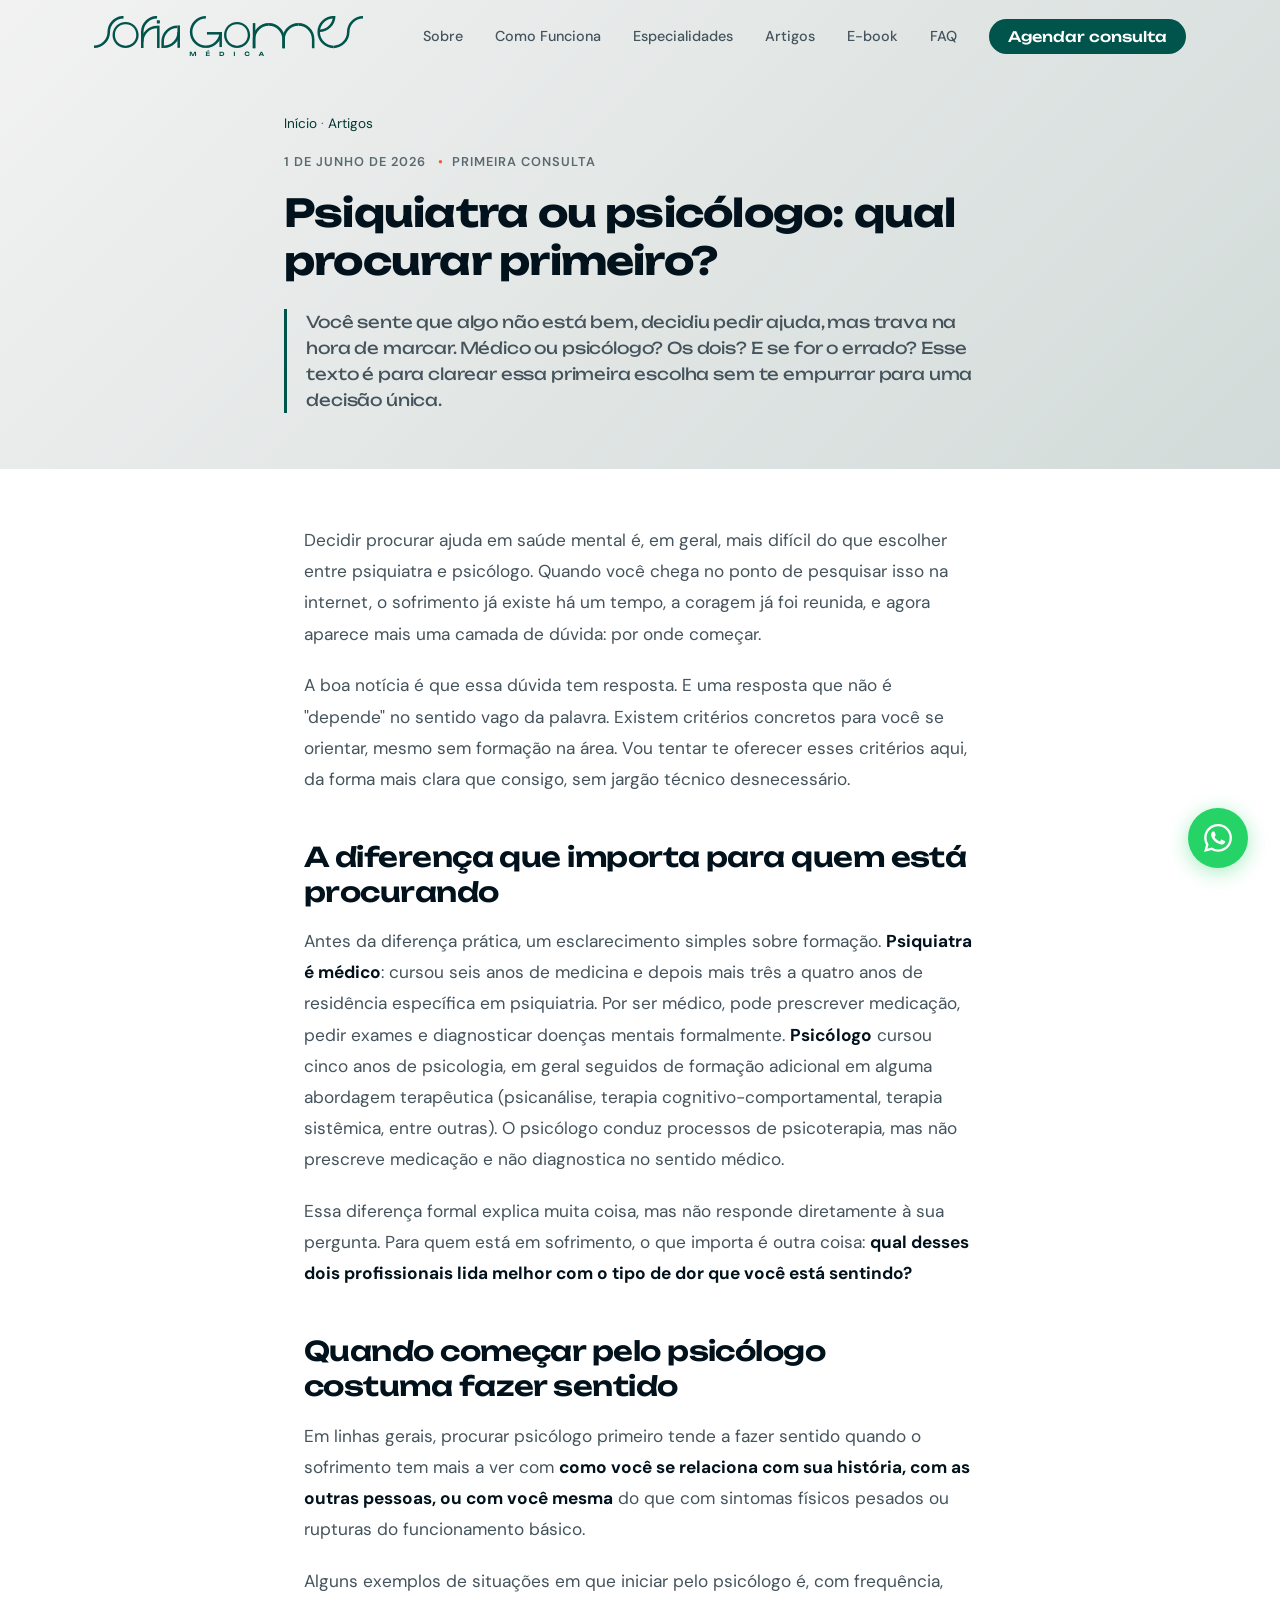
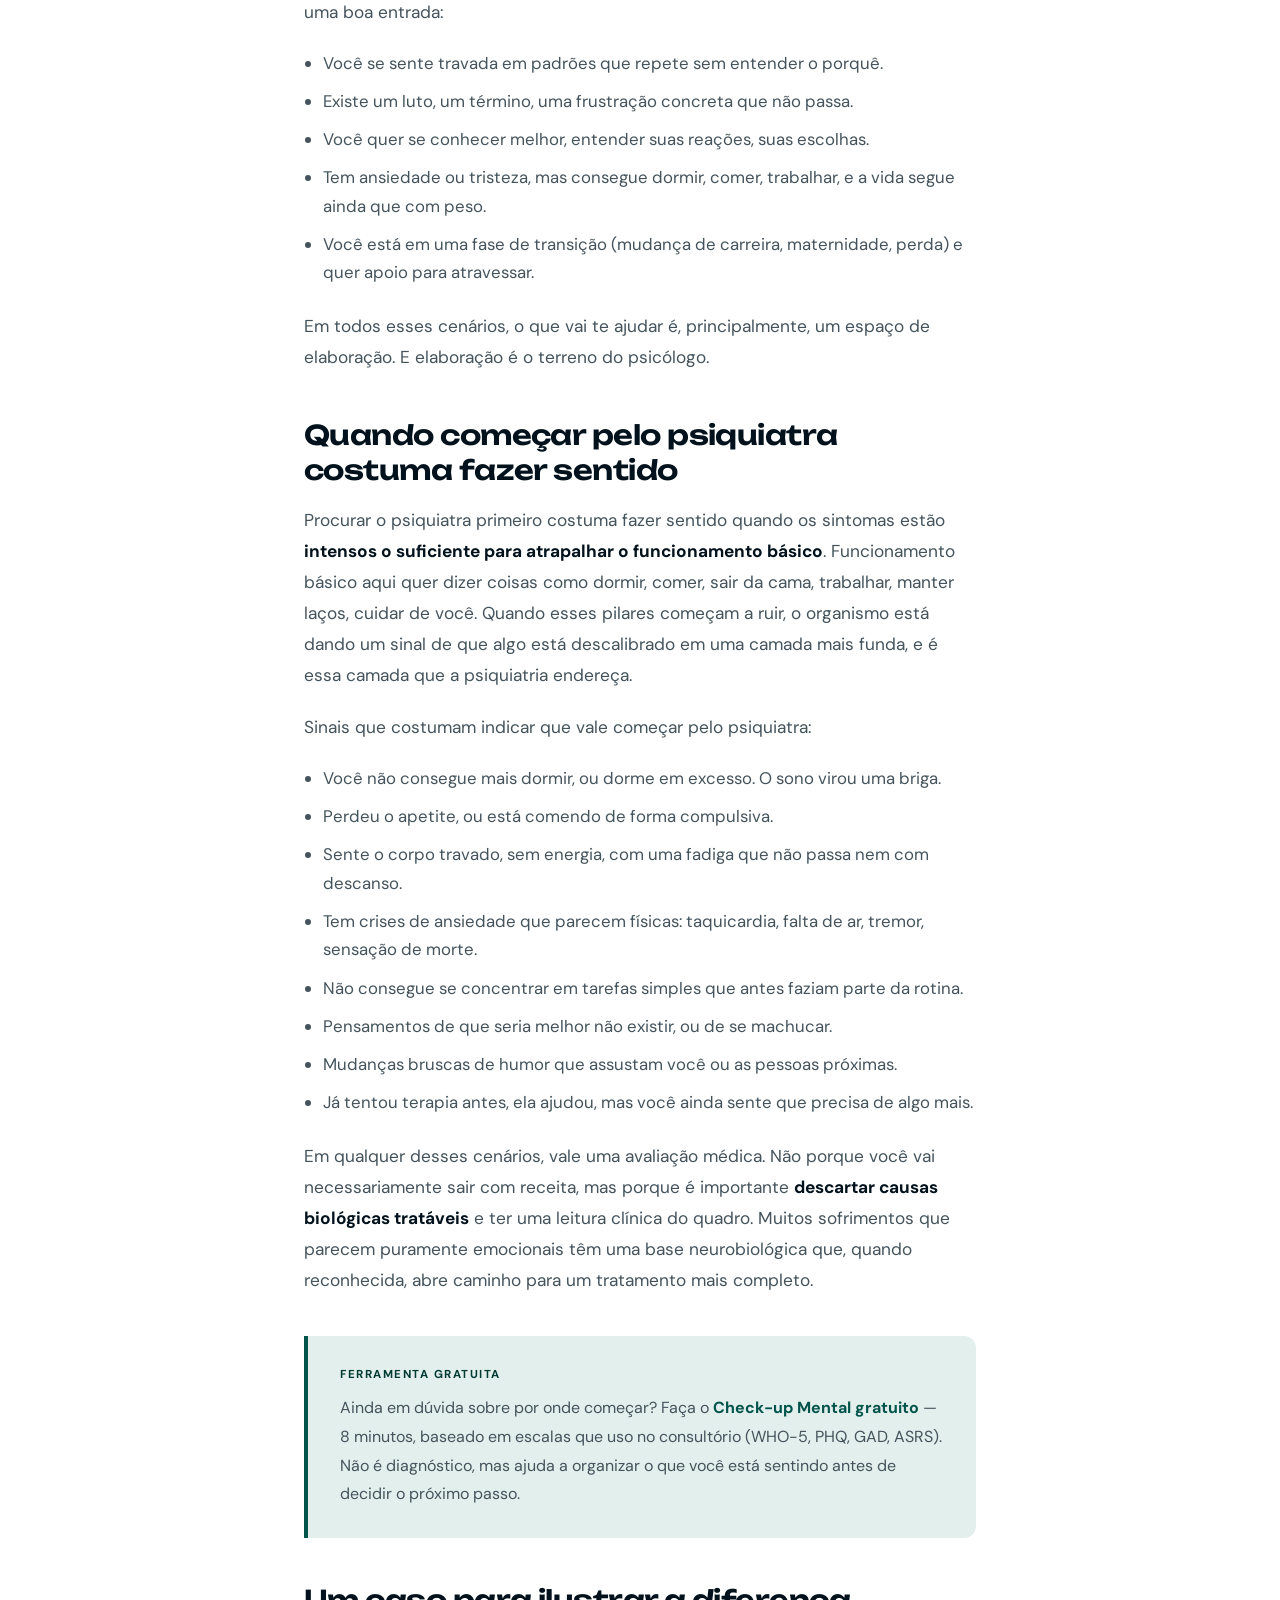
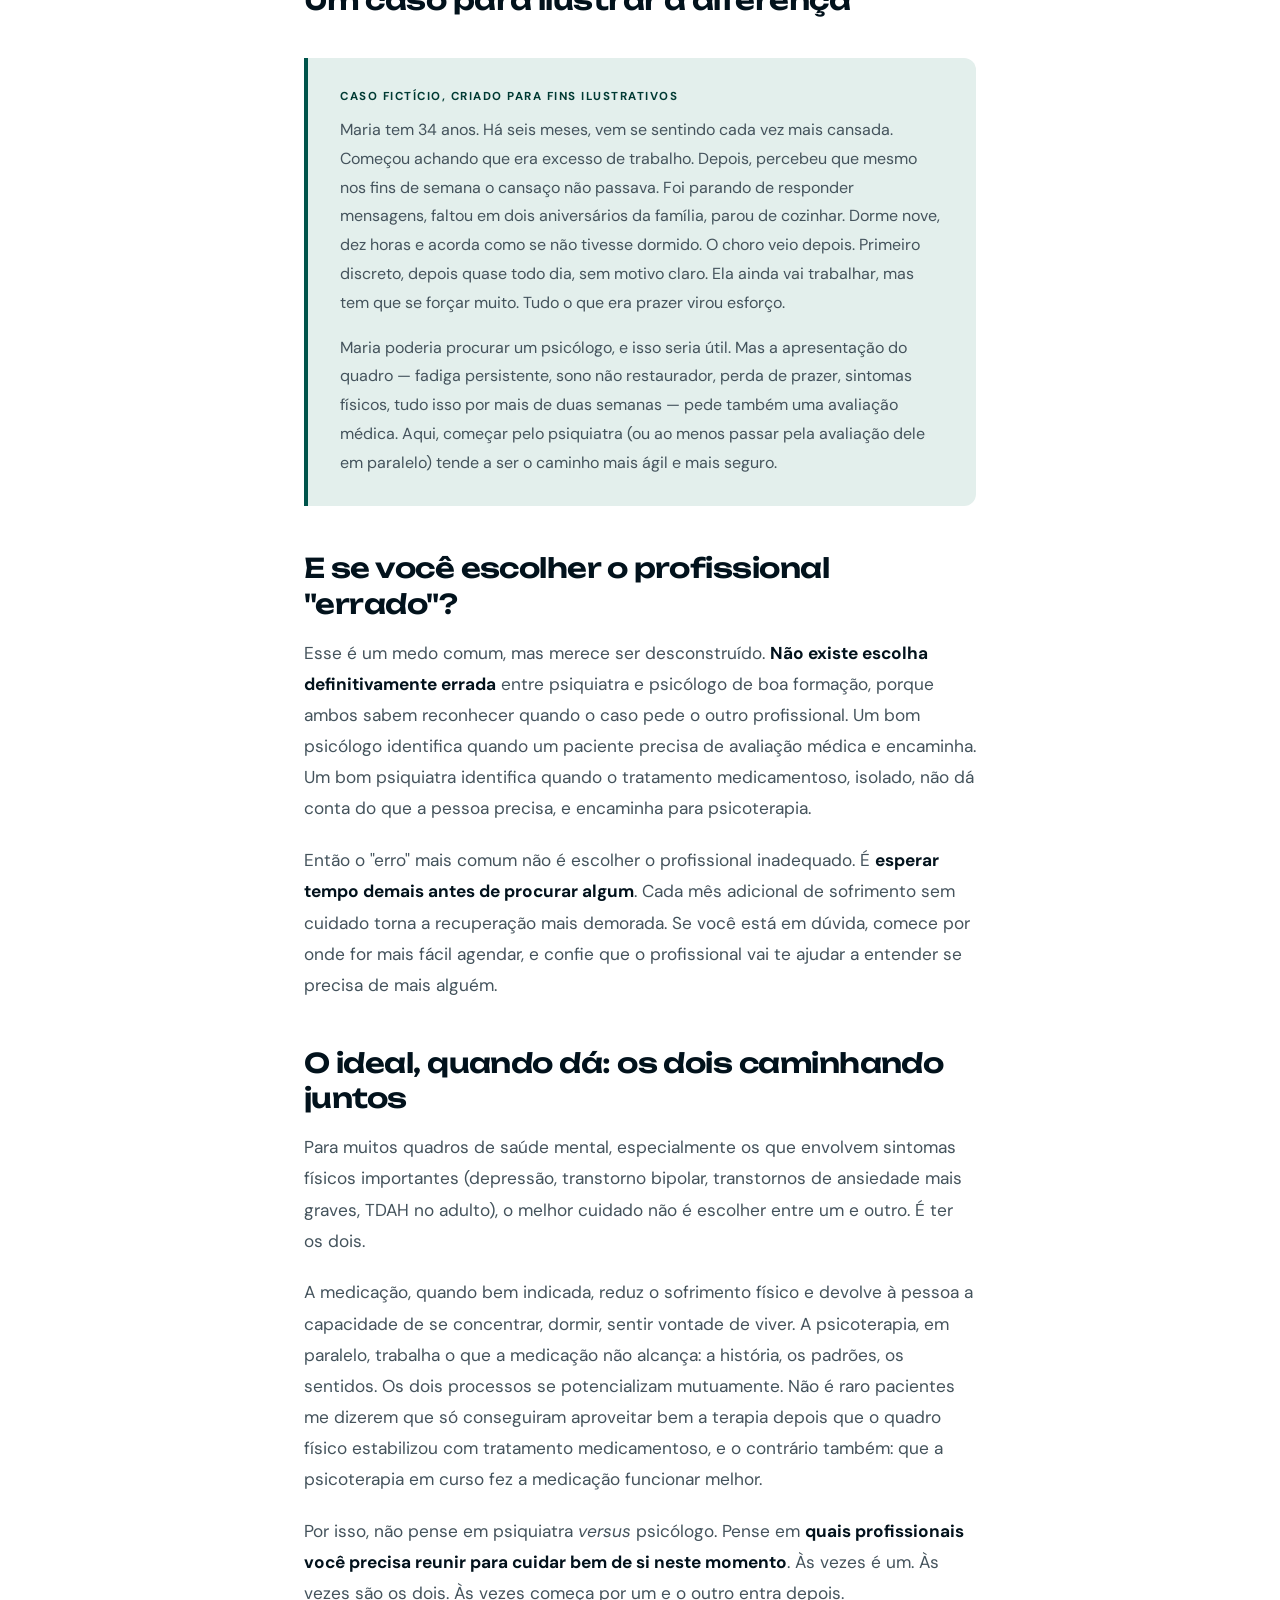
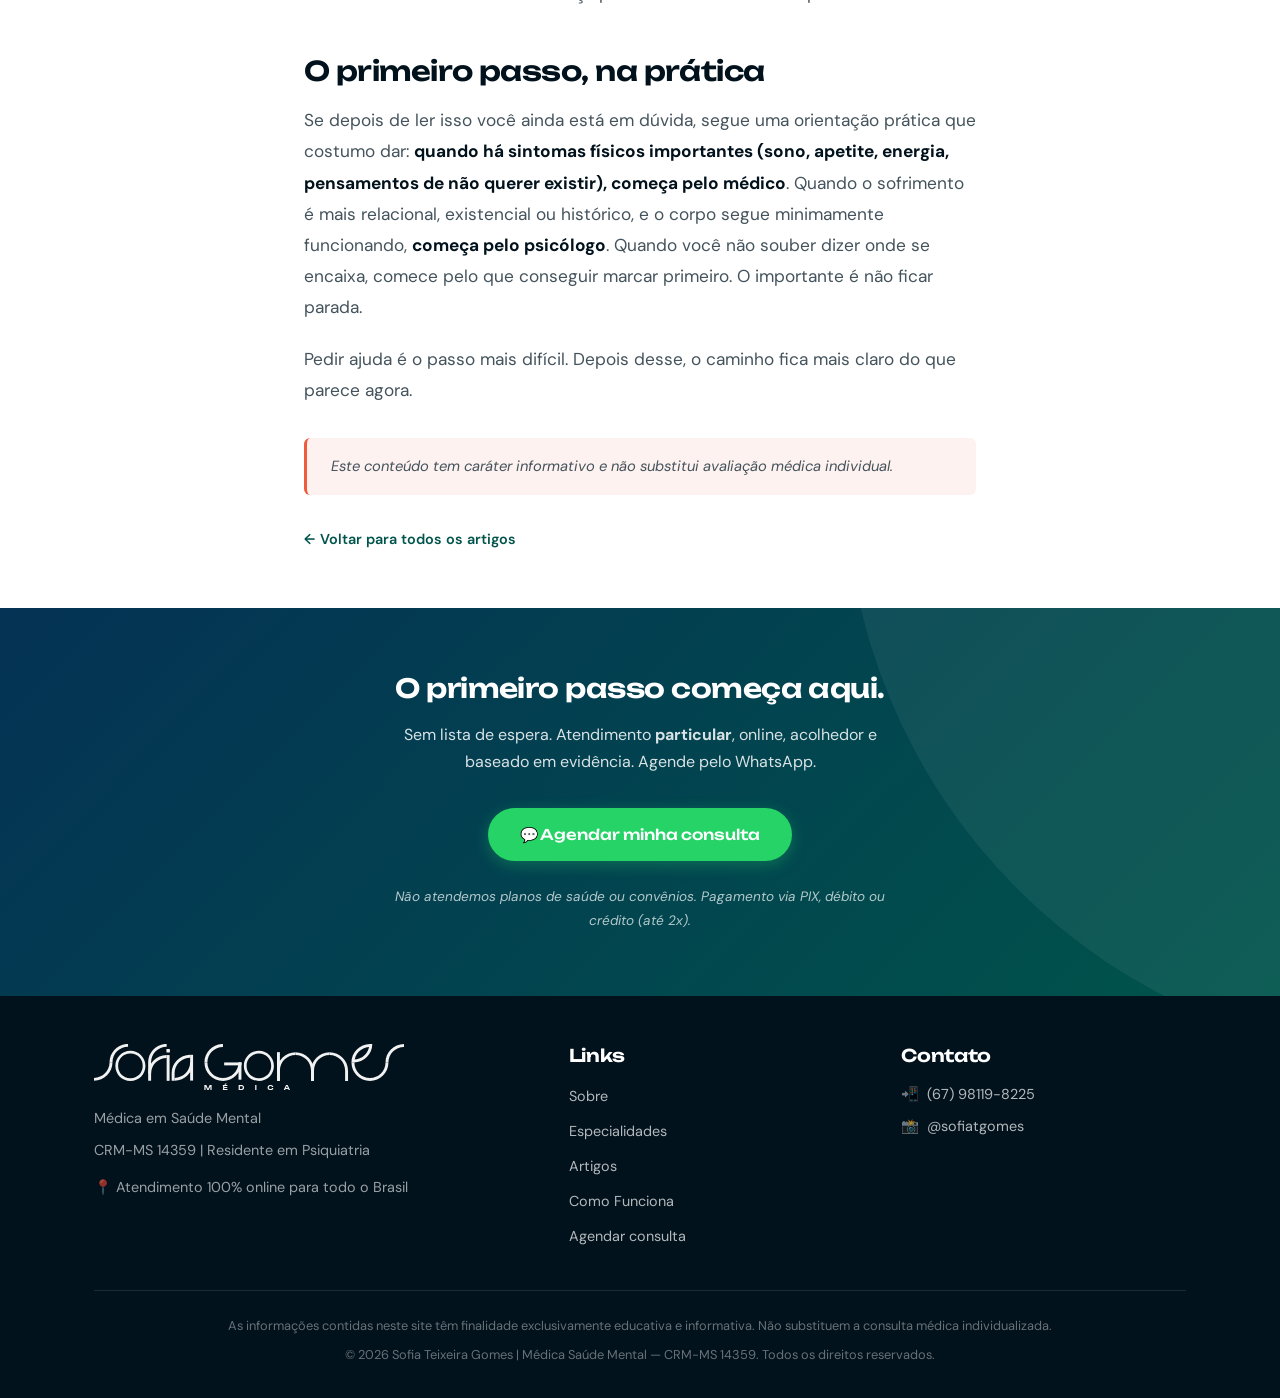
<file: artigos/psiquiatra-ou-psicologo/index.html>
<!DOCTYPE html>
<html lang="pt-BR">
<head>
  <!-- Google Tag Manager -->
  <script>(function(w,d,s,l,i){w[l]=w[l]||[];w[l].push({'gtm.start':
  new Date().getTime(),event:'gtm.js'});var f=d.getElementsByTagName(s)[0],
  j=d.createElement(s),dl=l!='dataLayer'?'&l='+l:'';j.async=true;j.src=
  'https://www.googletagmanager.com/gtm.js?id='+i+dl;f.parentNode.insertBefore(j,f);
  })(window,document,'script','dataLayer','GTM-K9NW34VG');</script>
  <!-- End Google Tag Manager -->

  <meta charset="UTF-8" />
  <meta name="viewport" content="width=device-width, initial-scale=1.0" />
  <meta name="theme-color" content="#00544B">
  <link rel="icon" href="/img/favicon.svg" type="image/svg+xml">
  <link rel="icon" href="/img/favicon-48.png" type="image/png" sizes="48x48">
  <link rel="apple-touch-icon" href="/img/apple-touch-icon.png">

  <title>Psiquiatra ou psicólogo: qual procurar primeiro? | Dra. Sofia Teixeira Gomes</title>
  <meta name="description" content="Não sabe se precisa de psiquiatra ou psicólogo? Entenda as diferenças, quando procurar cada um e por que muitas vezes os dois caminham juntos." />

  <link rel="canonical" href="https://www.sofiateixeiragomes.com.br/artigos/psiquiatra-ou-psicologo/" />
  <meta name="robots" content="index, follow" />

  <meta property="og:type" content="article" />
  <meta property="og:title" content="Psiquiatra ou psicólogo: qual procurar primeiro?" />
  <meta property="og:description" content="Não sabe se precisa de psiquiatra ou psicólogo? Entenda as diferenças, quando procurar cada um e por que muitas vezes os dois caminham juntos." />
  <meta property="og:url" content="https://www.sofiateixeiragomes.com.br/artigos/psiquiatra-ou-psicologo/" />
  <meta property="og:image" content="https://www.sofiateixeiragomes.com.br/img/sofia-principal.jpg" />
  <meta property="og:locale" content="pt_BR" />
  <meta property="og:site_name" content="Sofia Teixeira Gomes | Médica em Saúde Mental" />
  <meta property="article:author" content="Sofia Teixeira Gomes" />
  <meta property="article:published_time" content="2026-06-01T10:00:00-03:00" />

  <meta name="twitter:card" content="summary_large_image" />
  <meta name="twitter:title" content="Psiquiatra ou psicólogo: qual procurar primeiro?" />
  <meta name="twitter:description" content="Entenda as diferenças e quando procurar cada um." />
  <meta name="twitter:image" content="https://www.sofiateixeiragomes.com.br/img/sofia-principal.jpg" />

  <script type="application/ld+json">
  {
    "@context": "https://schema.org",
    "@type": "MedicalWebPage",
    "headline": "Psiquiatra ou psicólogo: qual procurar primeiro?",
    "description": "Não sabe se precisa de psiquiatra ou psicólogo? Entenda as diferenças, quando procurar cada um e por que muitas vezes os dois caminham juntos.",
    "url": "https://www.sofiateixeiragomes.com.br/artigos/psiquiatra-ou-psicologo/",
    "image": "https://www.sofiateixeiragomes.com.br/img/sofia-principal.jpg",
    "datePublished": "2026-06-01",
    "dateModified": "2026-06-01",
    "inLanguage": "pt-BR",
    "author": {
      "@type": "Physician",
      "name": "Sofia Teixeira Gomes",
      "url": "https://www.sofiateixeiragomes.com.br/",
      "medicalSpecialty": "MentalHealth",
      "identifier": {
        "@type": "PropertyValue",
        "propertyID": "CRM-MS",
        "value": "14359"
      }
    },
    "publisher": { "@type": "Person", "name": "Sofia Teixeira Gomes" },
    "mainEntityOfPage": {
      "@type": "WebPage",
      "@id": "https://www.sofiateixeiragomes.com.br/artigos/psiquiatra-ou-psicologo/"
    }
  }
  </script>

  <!-- Performance: preconnect ao Google Fonts -->
  <link rel="preconnect" href="https://fonts.googleapis.com">
  <link rel="preconnect" href="https://fonts.gstatic.com" crossorigin>

  <!-- CSS principal do site (herda toda identidade visual) -->
  <link href="https://fonts.googleapis.com/css2?family=Unbounded:wght@400;500;600;700&family=DM+Sans:wght@400;500;600;700&display=swap" rel="stylesheet">
  <link rel="stylesheet" href="/css/style.css">

  <!-- CSS específico do artigo -->
  <style>
    .article-hero {
      padding-top: 7rem;
      padding-bottom: 2.5rem;
      background: linear-gradient(135deg, var(--cream) 0%, var(--cream-dark) 100%);
    }
    .article-hero .container { max-width: 760px; }
    .article-hero .breadcrumb {
      font-size: 0.85rem;
      color: var(--text-light);
      margin-bottom: 1rem;
    }
    .article-hero .breadcrumb a { color: var(--sage-dark); }
    .article-hero .article-meta {
      font-size: 0.8rem;
      color: var(--text-light);
      text-transform: uppercase;
      letter-spacing: 1px;
      margin-bottom: 1rem;
      font-weight: 600;
    }
    .article-hero .article-meta .dot { color: var(--gold); margin: 0 0.5rem; }
    .article-hero h1 { font-size: 2.4rem; line-height: 1.25; margin-bottom: 1.5rem; }
    .article-hero .lede {
      font-family: var(--font-display);
      font-size: 1.02rem;
      font-weight: 400;
      letter-spacing: -0.01em;
      color: var(--text-medium);
      line-height: 1.6;
      border-left: 3px solid var(--sage);
      padding-left: 1.2rem;
    }

    .article-body { background: var(--white); padding: 3.5rem 0; }
    .article-body .container { max-width: 720px; }
    .article-body p {
      font-size: 1.08rem;
      line-height: 1.8;
      margin-bottom: 1.3rem;
      color: var(--text-medium);
    }
    .article-body h2 {
      font-size: 1.7rem;
      line-height: 1.3;
      margin-top: 2.8rem;
      margin-bottom: 1rem;
      color: var(--text-dark);
    }
    .article-body h3 {
      font-size: 1.25rem;
      font-weight: 700;
      margin-top: 1.8rem;
      margin-bottom: 0.7rem;
      color: var(--sage-dark);
      font-family: var(--font-body);
    }
    .article-body ul { margin: 0.5rem 0 1.5rem 1.2rem; color: var(--text-medium); }
    .article-body ul li { margin-bottom: 0.6rem; line-height: 1.7; font-size: 1.05rem; }
    .article-body strong { color: var(--text-dark); }

    .caso-ficticio {
      background: var(--verde-veu);
      border-left: 4px solid var(--sage);
      padding: 1.8rem 2rem;
      border-radius: 0 var(--radius) var(--radius) 0;
      margin: 2.5rem 0;
    }
    .caso-ficticio .rotulo {
      font-size: 0.72rem;
      text-transform: uppercase;
      letter-spacing: 1.5px;
      color: var(--sage-dark);
      font-weight: 700;
      margin-bottom: 0.6rem;
    }
    .caso-ficticio p { font-size: 1rem; color: var(--text-medium); margin-bottom: 1rem; }
    .caso-ficticio p:last-child { margin-bottom: 0; }

    .aviso-cfm {
      background: rgba(240,90,61,0.08);
      border-left: 3px solid var(--gold);
      padding: 1rem 1.5rem;
      border-radius: 6px;
      margin-top: 2rem;
      font-size: 0.92rem;
      color: var(--text-medium);
      font-style: italic;
    }

    .voltar-link {
      display: inline-flex;
      align-items: center;
      gap: 0.3rem;
      font-size: 0.9rem;
      font-weight: 600;
      color: var(--sage);
      margin-top: 2rem;
    }
    .voltar-link::before { content: '←'; transition: transform var(--transition); }
    .voltar-link:hover { color: var(--sage-dark); }
    .voltar-link:hover::before { transform: translateX(-3px); }

    @media (max-width: 768px) {
      .article-hero { padding-top: 5.5rem; padding-bottom: 2rem; }
      .article-hero h1 { font-size: 1.7rem; }
      .article-hero .lede { font-size: 1.05rem; }
      .article-body { padding: 2.5rem 0; }
      .article-body p, .article-body ul li { font-size: 1rem; }
      .article-body h2 { font-size: 1.4rem; }
      .article-body h3 { font-size: 1.1rem; }
      .caso-ficticio { padding: 1.5rem 1.2rem; }
    }
  </style>
</head>
<body>
  <!-- Google Tag Manager (noscript) -->
  <noscript><iframe src="https://www.googletagmanager.com/ns.html?id=GTM-K9NW34VG"
  height="0" width="0" style="display:none;visibility:hidden"></iframe></noscript>
  <!-- End Google Tag Manager (noscript) -->

  <!-- Navbar (idêntica ao site principal) -->
  <nav class="navbar">
    <div class="container">
      <a href="/" class="navbar-brand">
        <img src="../../img/logo-horizontal-verde.svg" alt="Sofia Gomes — Médica" class="navbar-logo" width="1280" height="190">
      </a>
      <ul class="nav-links">
        <li><a href="/#sobre">Sobre</a></li>
        <li><a href="/#como-funciona">Como Funciona</a></li>
        <li><a href="/#especialidades">Especialidades</a></li>
        <li><a href="/#artigos">Artigos</a></li>
        <li><a href="/#ebook">E-book</a></li>
        <li><a href="/#faq">FAQ</a></li>
        <li><a href="https://wa.me/5567981198225?text=Ol%C3%A1!%20Li%20o%20artigo%20sobre%20psiquiatra%20ou%20psic%C3%B3logo%20no%20site%20e%20gostaria%20de%20agendar%20uma%20primeira%20consulta." class="nav-cta" target="_blank">Agendar consulta</a></li>
      </ul>
      <button class="hamburger" aria-label="Menu">
        <span></span><span></span><span></span>
      </button>
    </div>
  </nav>

  <!-- Mobile Nav -->
  <div class="mobile-nav">
    <a href="/#sobre">Sobre</a>
    <a href="/#como-funciona">Como Funciona</a>
    <a href="/#especialidades">Especialidades</a>
    <a href="/#artigos">Artigos</a>
    <a href="/#ebook">E-book</a>
    <a href="/#faq">FAQ</a>
    <a href="https://wa.me/5567981198225?text=Ol%C3%A1!%20Li%20o%20artigo%20sobre%20psiquiatra%20ou%20psic%C3%B3logo%20no%20site%20e%20gostaria%20de%20agendar%20uma%20primeira%20consulta." target="_blank">Agendar consulta</a>
  </div>

  <!-- Hero do artigo -->
  <section class="article-hero">
    <div class="container">
      <div class="breadcrumb">
        <a href="/">Início</a> · <a href="/#artigos">Artigos</a>
      </div>
      <div class="article-meta">
        <time datetime="2026-06-01">1 de junho de 2026</time>
        <span class="dot">•</span>Primeira consulta
      </div>
      <h1>Psiquiatra ou psicólogo: qual procurar primeiro?</h1>
      <p class="lede">Você sente que algo não está bem, decidiu pedir ajuda, mas trava na hora de marcar. Médico ou psicólogo? Os dois? E se for o errado? Esse texto é para clarear essa primeira escolha sem te empurrar para uma decisão única.</p>
    </div>
  </section>

  <!-- Corpo do artigo -->
  <article class="article-body">
    <div class="container">

      <p>Decidir procurar ajuda em saúde mental é, em geral, mais difícil do que escolher entre psiquiatra e psicólogo. Quando você chega no ponto de pesquisar isso na internet, o sofrimento já existe há um tempo, a coragem já foi reunida, e agora aparece mais uma camada de dúvida: por onde começar.</p>

      <p>A boa notícia é que essa dúvida tem resposta. E uma resposta que não é "depende" no sentido vago da palavra. Existem critérios concretos para você se orientar, mesmo sem formação na área. Vou tentar te oferecer esses critérios aqui, da forma mais clara que consigo, sem jargão técnico desnecessário.</p>

      <h2>A diferença que importa para quem está procurando</h2>

      <p>Antes da diferença prática, um esclarecimento simples sobre formação. <strong>Psiquiatra é médico</strong>: cursou seis anos de medicina e depois mais três a quatro anos de residência específica em psiquiatria. Por ser médico, pode prescrever medicação, pedir exames e diagnosticar doenças mentais formalmente. <strong>Psicólogo</strong> cursou cinco anos de psicologia, em geral seguidos de formação adicional em alguma abordagem terapêutica (psicanálise, terapia cognitivo-comportamental, terapia sistêmica, entre outras). O psicólogo conduz processos de psicoterapia, mas não prescreve medicação e não diagnostica no sentido médico.</p>

      <p>Essa diferença formal explica muita coisa, mas não responde diretamente à sua pergunta. Para quem está em sofrimento, o que importa é outra coisa: <strong>qual desses dois profissionais lida melhor com o tipo de dor que você está sentindo?</strong></p>

      <h2>Quando começar pelo psicólogo costuma fazer sentido</h2>

      <p>Em linhas gerais, procurar psicólogo primeiro tende a fazer sentido quando o sofrimento tem mais a ver com <strong>como você se relaciona com sua história, com as outras pessoas, ou com você mesma</strong> do que com sintomas físicos pesados ou rupturas do funcionamento básico.</p>

      <p>Alguns exemplos de situações em que iniciar pelo psicólogo é, com frequência, uma boa entrada:</p>

      <ul>
        <li>Você se sente travada em padrões que repete sem entender o porquê.</li>
        <li>Existe um luto, um término, uma frustração concreta que não passa.</li>
        <li>Você quer se conhecer melhor, entender suas reações, suas escolhas.</li>
        <li>Tem ansiedade ou tristeza, mas consegue dormir, comer, trabalhar, e a vida segue ainda que com peso.</li>
        <li>Você está em uma fase de transição (mudança de carreira, maternidade, perda) e quer apoio para atravessar.</li>
      </ul>

      <p>Em todos esses cenários, o que vai te ajudar é, principalmente, um espaço de elaboração. E elaboração é o terreno do psicólogo.</p>

      <h2>Quando começar pelo psiquiatra costuma fazer sentido</h2>

      <p>Procurar o psiquiatra primeiro costuma fazer sentido quando os sintomas estão <strong>intensos o suficiente para atrapalhar o funcionamento básico</strong>. Funcionamento básico aqui quer dizer coisas como dormir, comer, sair da cama, trabalhar, manter laços, cuidar de você. Quando esses pilares começam a ruir, o organismo está dando um sinal de que algo está descalibrado em uma camada mais funda, e é essa camada que a psiquiatria endereça.</p>

      <p>Sinais que costumam indicar que vale começar pelo psiquiatra:</p>

      <ul>
        <li>Você não consegue mais dormir, ou dorme em excesso. O sono virou uma briga.</li>
        <li>Perdeu o apetite, ou está comendo de forma compulsiva.</li>
        <li>Sente o corpo travado, sem energia, com uma fadiga que não passa nem com descanso.</li>
        <li>Tem crises de ansiedade que parecem físicas: taquicardia, falta de ar, tremor, sensação de morte.</li>
        <li>Não consegue se concentrar em tarefas simples que antes faziam parte da rotina.</li>
        <li>Pensamentos de que seria melhor não existir, ou de se machucar.</li>
        <li>Mudanças bruscas de humor que assustam você ou as pessoas próximas.</li>
        <li>Já tentou terapia antes, ela ajudou, mas você ainda sente que precisa de algo mais.</li>
      </ul>

      <p>Em qualquer desses cenários, vale uma avaliação médica. Não porque você vai necessariamente sair com receita, mas porque é importante <strong>descartar causas biológicas tratáveis</strong> e ter uma leitura clínica do quadro. Muitos sofrimentos que parecem puramente emocionais têm uma base neurobiológica que, quando reconhecida, abre caminho para um tratamento mais completo.</p>

      <div class="caso-ficticio">
        <div class="rotulo">Ferramenta gratuita</div>
        <p>Ainda em dúvida sobre por onde começar? Faça o <strong><a href="/check-up-mental/">Check-up Mental gratuito</a></strong> — 8 minutos, baseado em escalas que uso no consultório (WHO-5, PHQ, GAD, ASRS). Não é diagnóstico, mas ajuda a organizar o que você está sentindo antes de decidir o próximo passo.</p>
      </div>

      <h2>Um caso para ilustrar a diferença</h2>

      <div class="caso-ficticio">
        <div class="rotulo">Caso fictício, criado para fins ilustrativos</div>
        <p>Maria tem 34 anos. Há seis meses, vem se sentindo cada vez mais cansada. Começou achando que era excesso de trabalho. Depois, percebeu que mesmo nos fins de semana o cansaço não passava. Foi parando de responder mensagens, faltou em dois aniversários da família, parou de cozinhar. Dorme nove, dez horas e acorda como se não tivesse dormido. O choro veio depois. Primeiro discreto, depois quase todo dia, sem motivo claro. Ela ainda vai trabalhar, mas tem que se forçar muito. Tudo o que era prazer virou esforço.</p>
        <p>Maria poderia procurar um psicólogo, e isso seria útil. Mas a apresentação do quadro — fadiga persistente, sono não restaurador, perda de prazer, sintomas físicos, tudo isso por mais de duas semanas — pede também uma avaliação médica. Aqui, começar pelo psiquiatra (ou ao menos passar pela avaliação dele em paralelo) tende a ser o caminho mais ágil e mais seguro.</p>
      </div>

      <h2>E se você escolher o profissional "errado"?</h2>

      <p>Esse é um medo comum, mas merece ser desconstruído. <strong>Não existe escolha definitivamente errada</strong> entre psiquiatra e psicólogo de boa formação, porque ambos sabem reconhecer quando o caso pede o outro profissional. Um bom psicólogo identifica quando um paciente precisa de avaliação médica e encaminha. Um bom psiquiatra identifica quando o tratamento medicamentoso, isolado, não dá conta do que a pessoa precisa, e encaminha para psicoterapia.</p>

      <p>Então o "erro" mais comum não é escolher o profissional inadequado. É <strong>esperar tempo demais antes de procurar algum</strong>. Cada mês adicional de sofrimento sem cuidado torna a recuperação mais demorada. Se você está em dúvida, comece por onde for mais fácil agendar, e confie que o profissional vai te ajudar a entender se precisa de mais alguém.</p>

      <h2>O ideal, quando dá: os dois caminhando juntos</h2>

      <p>Para muitos quadros de saúde mental, especialmente os que envolvem sintomas físicos importantes (depressão, transtorno bipolar, transtornos de ansiedade mais graves, TDAH no adulto), o melhor cuidado não é escolher entre um e outro. É ter os dois.</p>

      <p>A medicação, quando bem indicada, reduz o sofrimento físico e devolve à pessoa a capacidade de se concentrar, dormir, sentir vontade de viver. A psicoterapia, em paralelo, trabalha o que a medicação não alcança: a história, os padrões, os sentidos. Os dois processos se potencializam mutuamente. Não é raro pacientes me dizerem que só conseguiram aproveitar bem a terapia depois que o quadro físico estabilizou com tratamento medicamentoso, e o contrário também: que a psicoterapia em curso fez a medicação funcionar melhor.</p>

      <p>Por isso, não pense em psiquiatra <em>versus</em> psicólogo. Pense em <strong>quais profissionais você precisa reunir para cuidar bem de si neste momento</strong>. Às vezes é um. Às vezes são os dois. Às vezes começa por um e o outro entra depois.</p>

      <h2>O primeiro passo, na prática</h2>

      <p>Se depois de ler isso você ainda está em dúvida, segue uma orientação prática que costumo dar: <strong>quando há sintomas físicos importantes (sono, apetite, energia, pensamentos de não querer existir), começa pelo médico</strong>. Quando o sofrimento é mais relacional, existencial ou histórico, e o corpo segue minimamente funcionando, <strong>começa pelo psicólogo</strong>. Quando você não souber dizer onde se encaixa, comece pelo que conseguir marcar primeiro. O importante é não ficar parada.</p>

      <p>Pedir ajuda é o passo mais difícil. Depois desse, o caminho fica mais claro do que parece agora.</p>

      <div class="aviso-cfm">
        Este conteúdo tem caráter informativo e não substitui avaliação médica individual.
      </div>

      <a href="/#artigos" class="voltar-link">Voltar para todos os artigos</a>

    </div>
  </article>

  <!-- CTA Final (idêntica ao site principal) -->
  <section class="cta-section">
    <div class="container">
      <h2>O primeiro passo começa aqui.</h2>
      <p>Sem lista de espera. Atendimento <strong>particular</strong>, online, acolhedor e baseado em evidência. Agende pelo WhatsApp.</p>
      <a href="https://wa.me/5567981198225?text=Ol%C3%A1%2C%20li%20o%20artigo%20sobre%20psiquiatra%20ou%20psic%C3%B3logo%20e%20gostaria%20de%20agendar%20uma%20consulta." class="btn btn-primary" target="_blank">💬 Agendar minha consulta</a>
      <p class="cta-disclaimer">Não atendemos planos de saúde ou convênios. Pagamento via PIX, débito ou crédito (até 2x).</p>
    </div>
  </section>

  <!-- Footer (idêntico ao site principal) -->
  <footer class="footer">
    <div class="container">
      <div class="footer-grid">
        <div>
          <img src="../../img/logo-horizontal-branco.svg" alt="Sofia Gomes — Médica" class="footer-logo" width="1280" height="190" loading="lazy">
          <p>Médica em Saúde Mental</p>
          <p>CRM-MS 14359 | Residente em Psiquiatria</p>
          <p style="margin-top: 0.8rem;">📍 Atendimento 100% online para todo o Brasil</p>
        </div>
        <div>
          <h4>Links</h4>
          <ul class="footer-links">
            <li><a href="/#sobre">Sobre</a></li>
            <li><a href="/#especialidades">Especialidades</a></li>
            <li><a href="/#artigos">Artigos</a></li>
            <li><a href="/#como-funciona">Como Funciona</a></li>
            <li><a href="https://wa.me/5567981198225?text=Ol%C3%A1!%20Li%20o%20artigo%20sobre%20psiquiatra%20ou%20psic%C3%B3logo%20no%20site%20e%20gostaria%20de%20agendar%20uma%20primeira%20consulta." target="_blank">Agendar consulta</a></li>
          </ul>
        </div>
        <div class="footer-contact">
          <h4>Contato</h4>
          <p>📲 <a href="https://wa.me/5567981198225?text=Ol%C3%A1!%20Li%20o%20artigo%20sobre%20psiquiatra%20ou%20psic%C3%B3logo%20no%20site%20e%20gostaria%20de%20agendar%20uma%20primeira%20consulta." target="_blank">(67) 98119-8225</a></p>
          <p>📸 <a href="https://www.instagram.com/sofiatgomes/" target="_blank">@sofiatgomes</a></p>
        </div>
      </div>
      <div class="footer-bottom">
        <p>As informações contidas neste site têm finalidade exclusivamente educativa e informativa. Não substituem a consulta médica individualizada.</p>
        <p style="margin-top: 0.5rem;">© 2026 Sofia Teixeira Gomes | Médica Saúde Mental — CRM-MS 14359. Todos os direitos reservados.</p>
      </div>
    </div>
  </footer>

  <!-- WhatsApp Float (idêntico ao site principal) -->
  <a href="https://wa.me/5567981198225?text=Ol%C3%A1!%20Li%20o%20artigo%20sobre%20psiquiatra%20ou%20psic%C3%B3logo%20no%20site%20e%20gostaria%20de%20agendar%20uma%20primeira%20consulta." class="whatsapp-float" target="_blank" aria-label="WhatsApp">
    <svg width="28" height="28" viewBox="0 0 24 24" fill="currentColor"><path d="M17.472 14.382c-.297-.149-1.758-.867-2.03-.967-.273-.099-.471-.148-.67.15-.197.297-.767.966-.94 1.164-.173.199-.347.223-.644.075-.297-.15-1.255-.463-2.39-1.475-.883-.788-1.48-1.761-1.653-2.059-.173-.297-.018-.458.13-.606.134-.133.298-.347.446-.52.149-.174.198-.298.298-.497.099-.198.05-.371-.025-.52-.075-.149-.669-1.612-.916-2.207-.242-.579-.487-.5-.669-.51-.173-.008-.371-.01-.57-.01-.198 0-.52.074-.792.372-.272.297-1.04 1.016-1.04 2.479 0 1.462 1.065 2.875 1.213 3.074.149.198 2.096 3.2 5.077 4.487.709.306 1.262.489 1.694.625.712.227 1.36.195 1.871.118.571-.085 1.758-.719 2.006-1.413.248-.694.248-1.289.173-1.413-.074-.124-.272-.198-.57-.347m-5.421 7.403h-.004a9.87 9.87 0 01-5.031-1.378l-.361-.214-3.741.982.998-3.648-.235-.374a9.86 9.86 0 01-1.51-5.26c.001-5.45 4.436-9.884 9.888-9.884 2.64 0 5.122 1.03 6.988 2.898a9.825 9.825 0 012.893 6.994c-.003 5.45-4.437 9.884-9.885 9.884m8.413-18.297A11.815 11.815 0 0012.05 0C5.495 0 .16 5.335.157 11.892c0 2.096.547 4.142 1.588 5.945L.057 24l6.305-1.654a11.882 11.882 0 005.683 1.448h.005c6.554 0 11.89-5.335 11.893-11.893a11.821 11.821 0 00-3.48-8.413z"/></svg>
  </a>

  <script src="/js/main.js"></script>
</body>
</html>
</file>
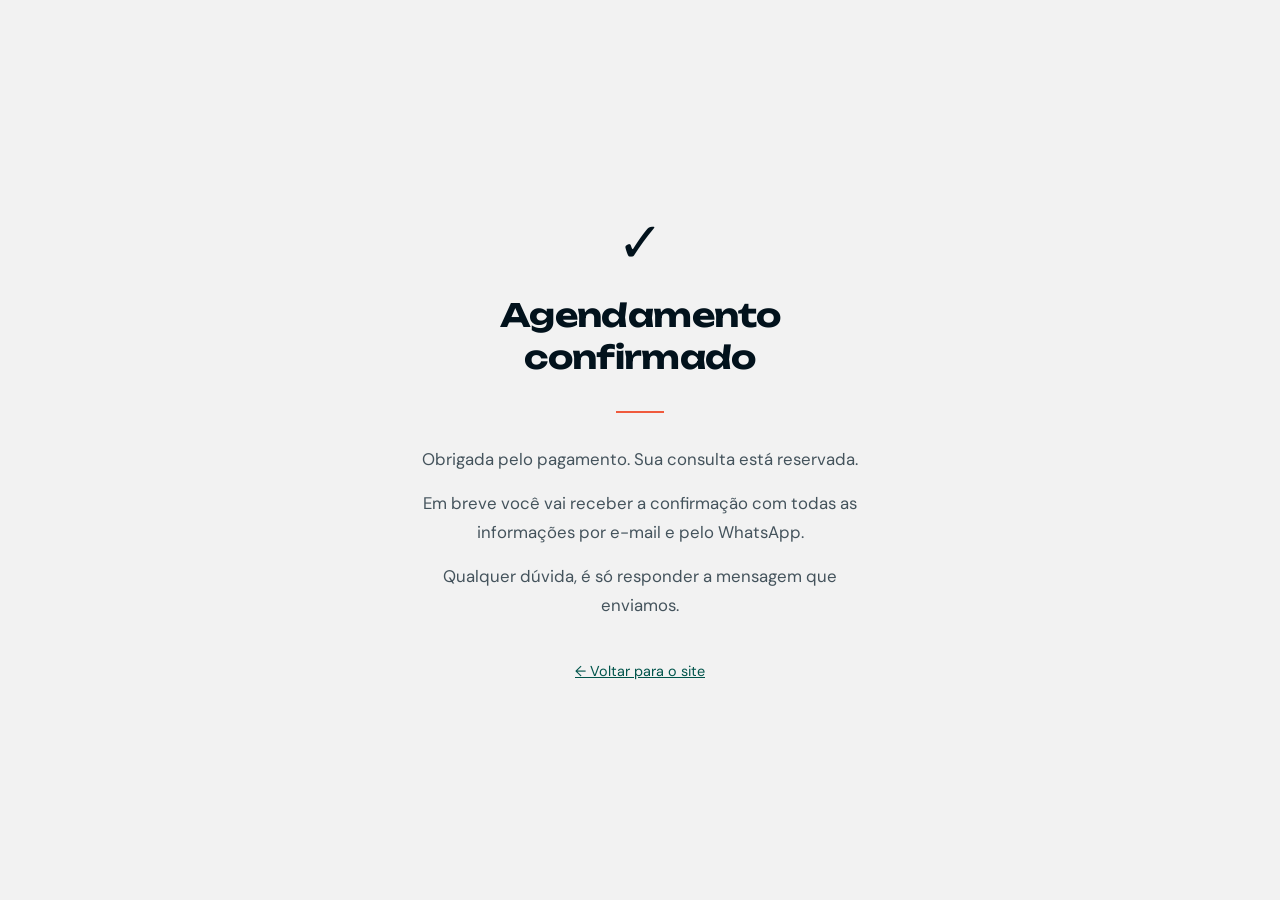
<file: agendamento-confirmado.html>
<!DOCTYPE html>
<html lang="pt-BR">
<head>
  <meta charset="UTF-8" />
  <meta name="viewport" content="width=device-width, initial-scale=1.0" />
  <meta name="theme-color" content="#00544B">
  <link rel="icon" href="/img/favicon.svg" type="image/svg+xml">
  <link rel="icon" href="/img/favicon-48.png" type="image/png" sizes="48x48">
  <link rel="apple-touch-icon" href="/img/apple-touch-icon.png">
  <title>Agendamento confirmado | Dra. Sofia Teixeira Gomes</title>
  <meta name="robots" content="noindex, nofollow" />

  <!-- Google Ads — Rastreamento de conversão -->
  <script async src="https://www.googletagmanager.com/gtag/js?id=AW-11124369234"></script>
  <script>
    window.dataLayer = window.dataLayer || [];
    function gtag(){ dataLayer.push(arguments); }
    gtag('js', new Date());
    gtag('config', 'AW-11124369234');
    gtag('event', 'conversion', {
      'send_to': 'AW-11124369234/umMGC0bIsLgcENL0wbgp'
    });
  </script>

  <link href="https://fonts.googleapis.com/css2?family=Unbounded:wght@400;500;600;700&family=DM+Sans:wght@400;500;600;700&display=swap" rel="stylesheet">
  <link rel="stylesheet" href="/css/style.css">

  <style>
    body {
      background: var(--branco, #F2F2F2);
      min-height: 100vh;
      display: flex;
      align-items: center;
      justify-content: center;
      font-family: var(--font-body);
    }
    .confirmacao {
      text-align: center;
      max-width: 520px;
      margin: 0 auto;
      padding: 3rem 2rem;
    }
    .icone {
      font-size: 3.5rem;
      margin-bottom: 1.5rem;
      line-height: 1;
    }
    .confirmacao h1 {
      font-family: var(--font-display);
      font-size: 2rem;
      color: var(--text-dark, #02121C);
      margin-bottom: 1rem;
      line-height: 1.3;
    }
    .confirmacao p {
      font-size: 1.05rem;
      color: var(--text-medium, #44535C);
      line-height: 1.7;
      margin-bottom: 1rem;
    }
    .confirmacao p strong {
      color: var(--text-dark, #02121C);
    }
    .separador {
      width: 48px;
      height: 2px;
      background: var(--laranja-mudanca, #F05A3D);
      margin: 2rem auto;
    }
    .voltar {
      display: inline-block;
      margin-top: 1.5rem;
      font-size: 0.9rem;
      color: var(--verde-calma, #00544B);
      text-decoration: underline;
    }
  </style>
</head>
<body>
  <div class="confirmacao">
    <div class="icone">✓</div>
    <h1>Agendamento confirmado</h1>
    <div class="separador"></div>
    <p>
      Obrigada pelo pagamento. Sua consulta está reservada.
    </p>
    <p>
      Em breve você vai receber a confirmação com todas as informações
      por e-mail e pelo WhatsApp.
    </p>
    <p>
      Qualquer dúvida, é só responder a mensagem que enviamos.
    </p>
    <a href="https://www.sofiateixeiragomes.com.br" class="voltar">← Voltar para o site</a>
  </div>
</body>
</html>
</file>
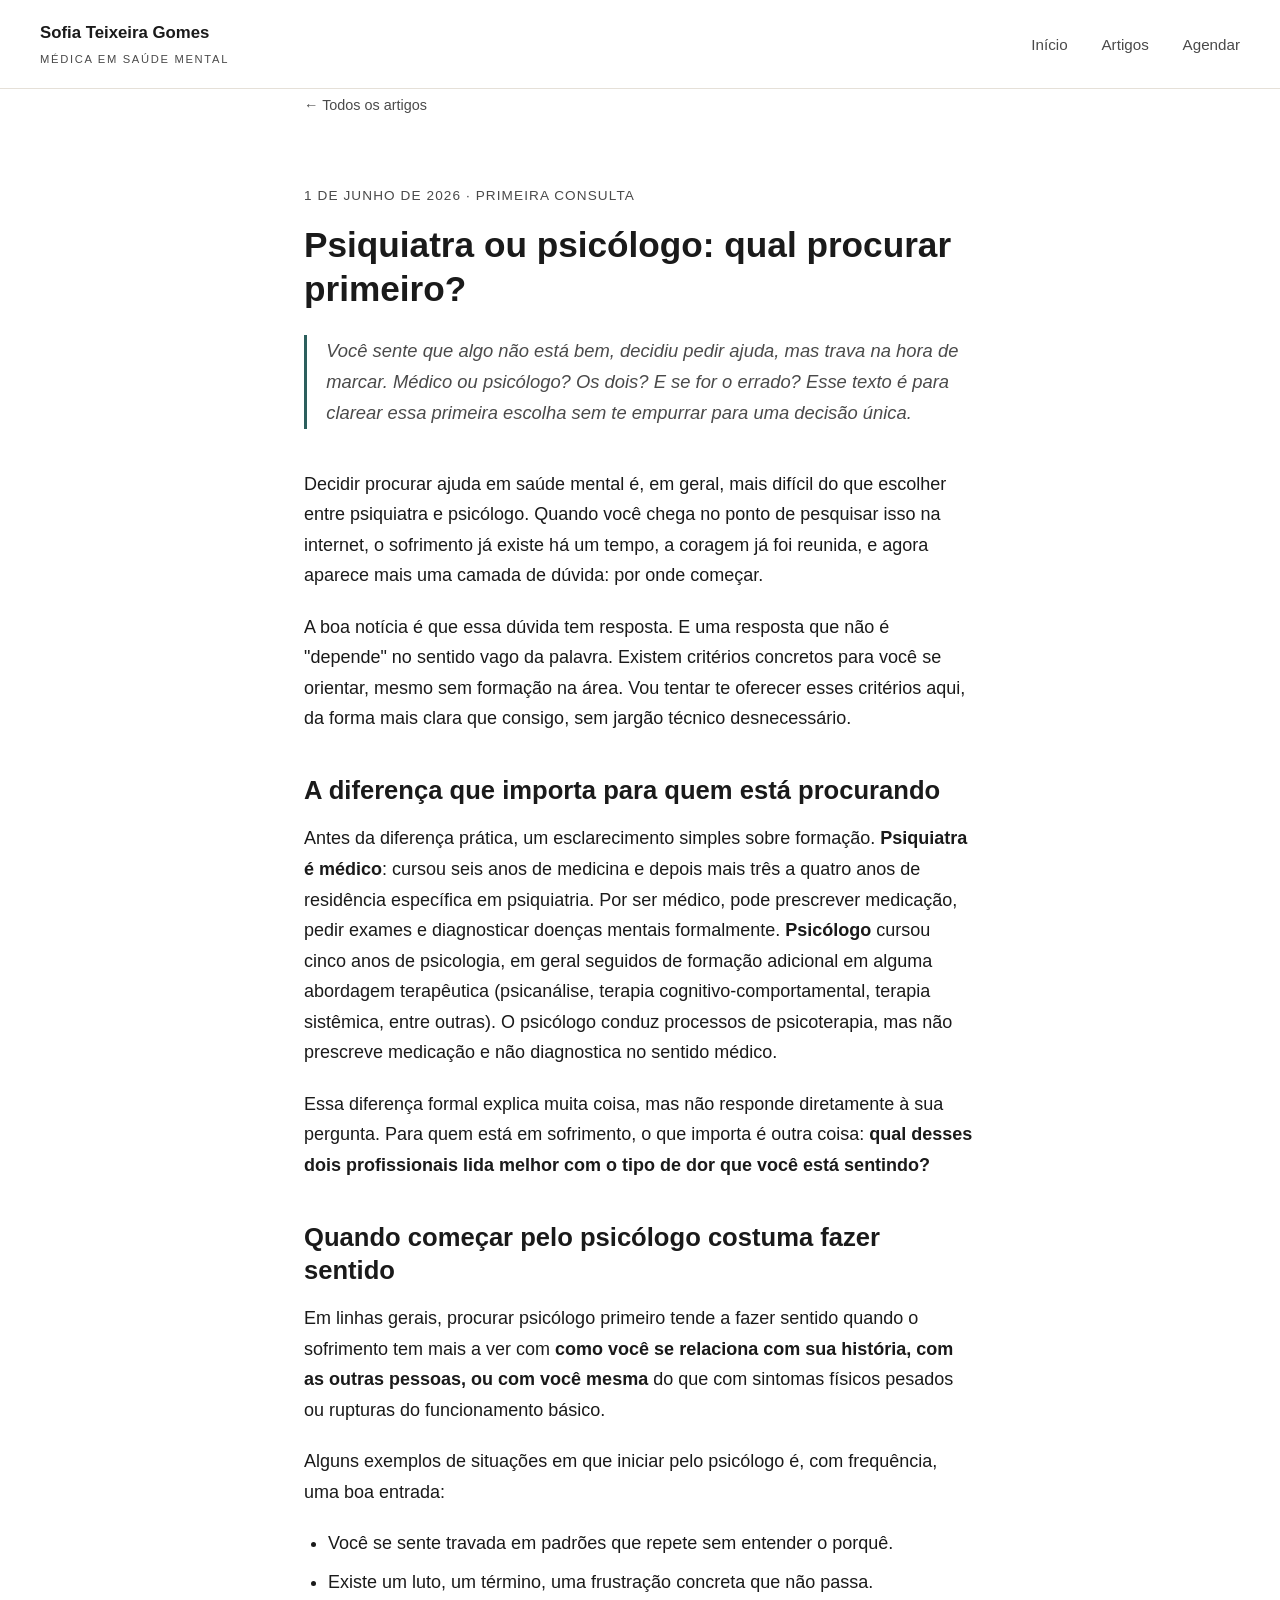
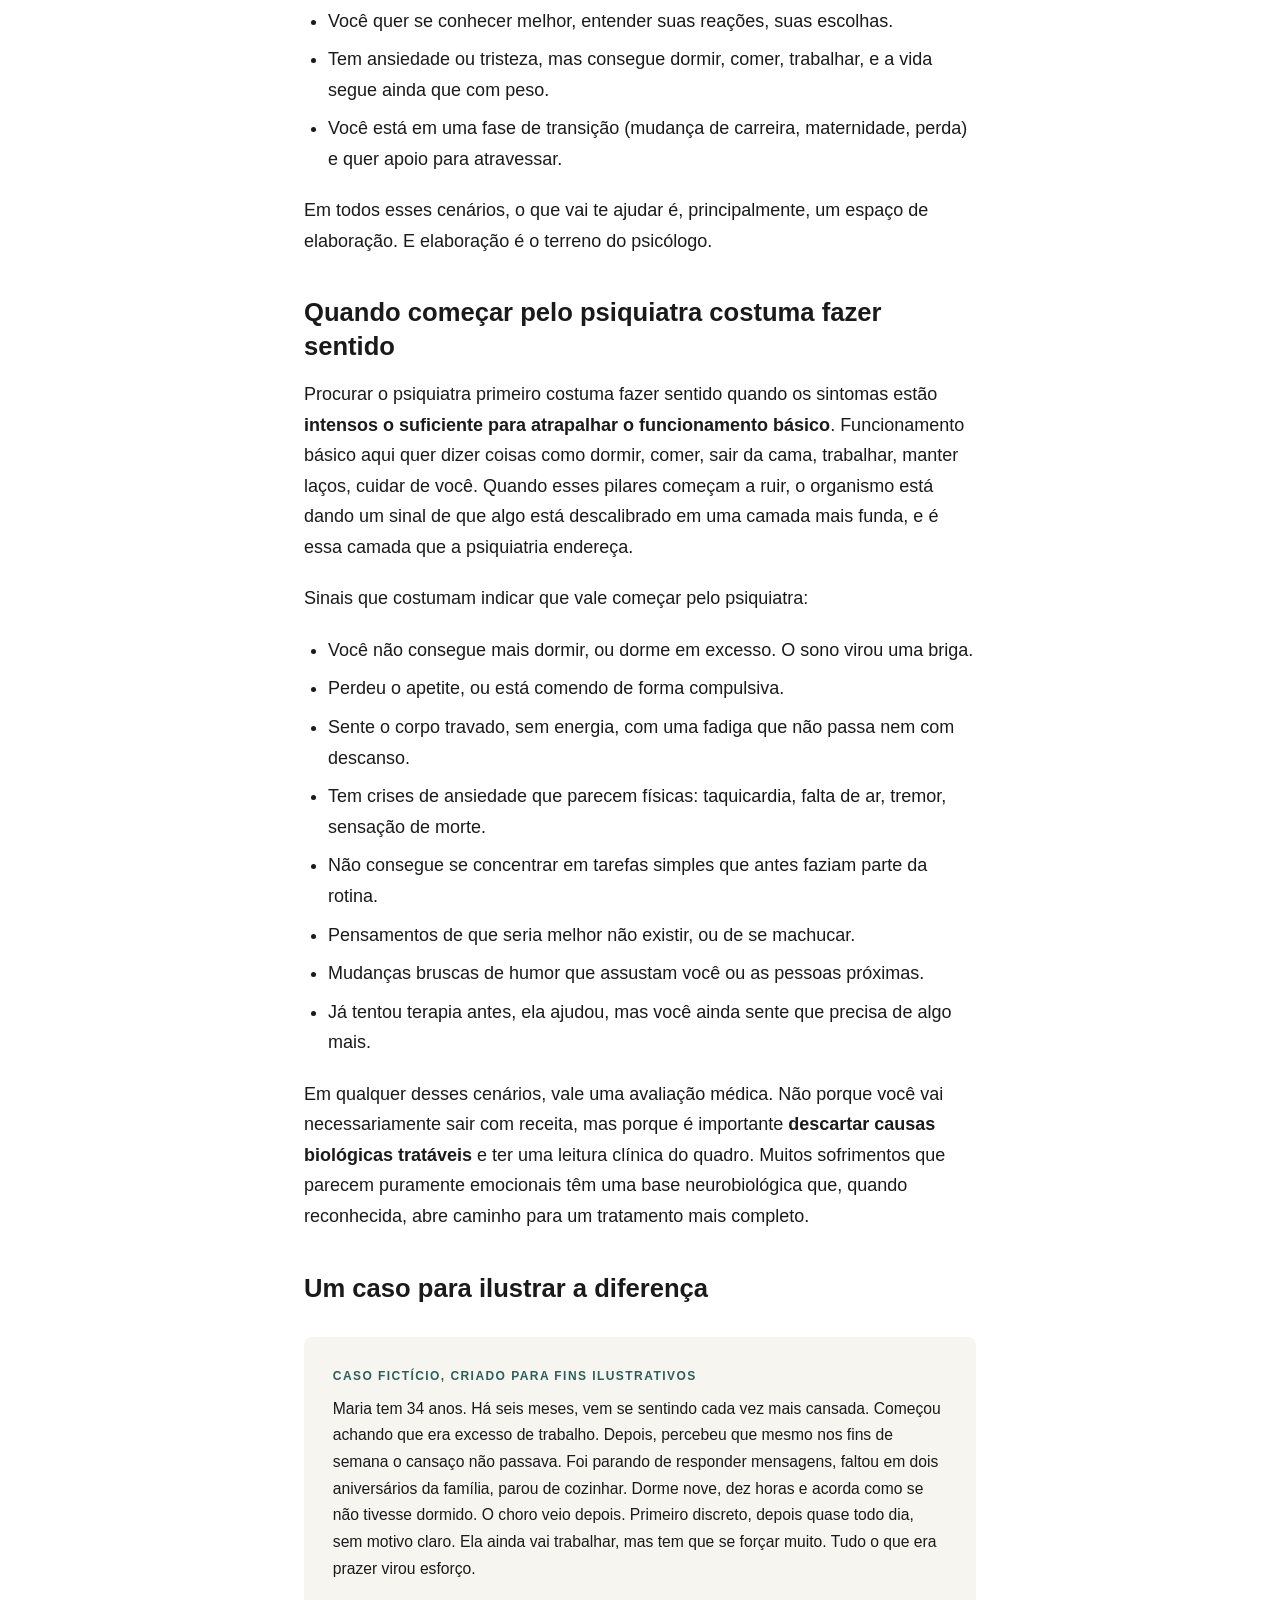
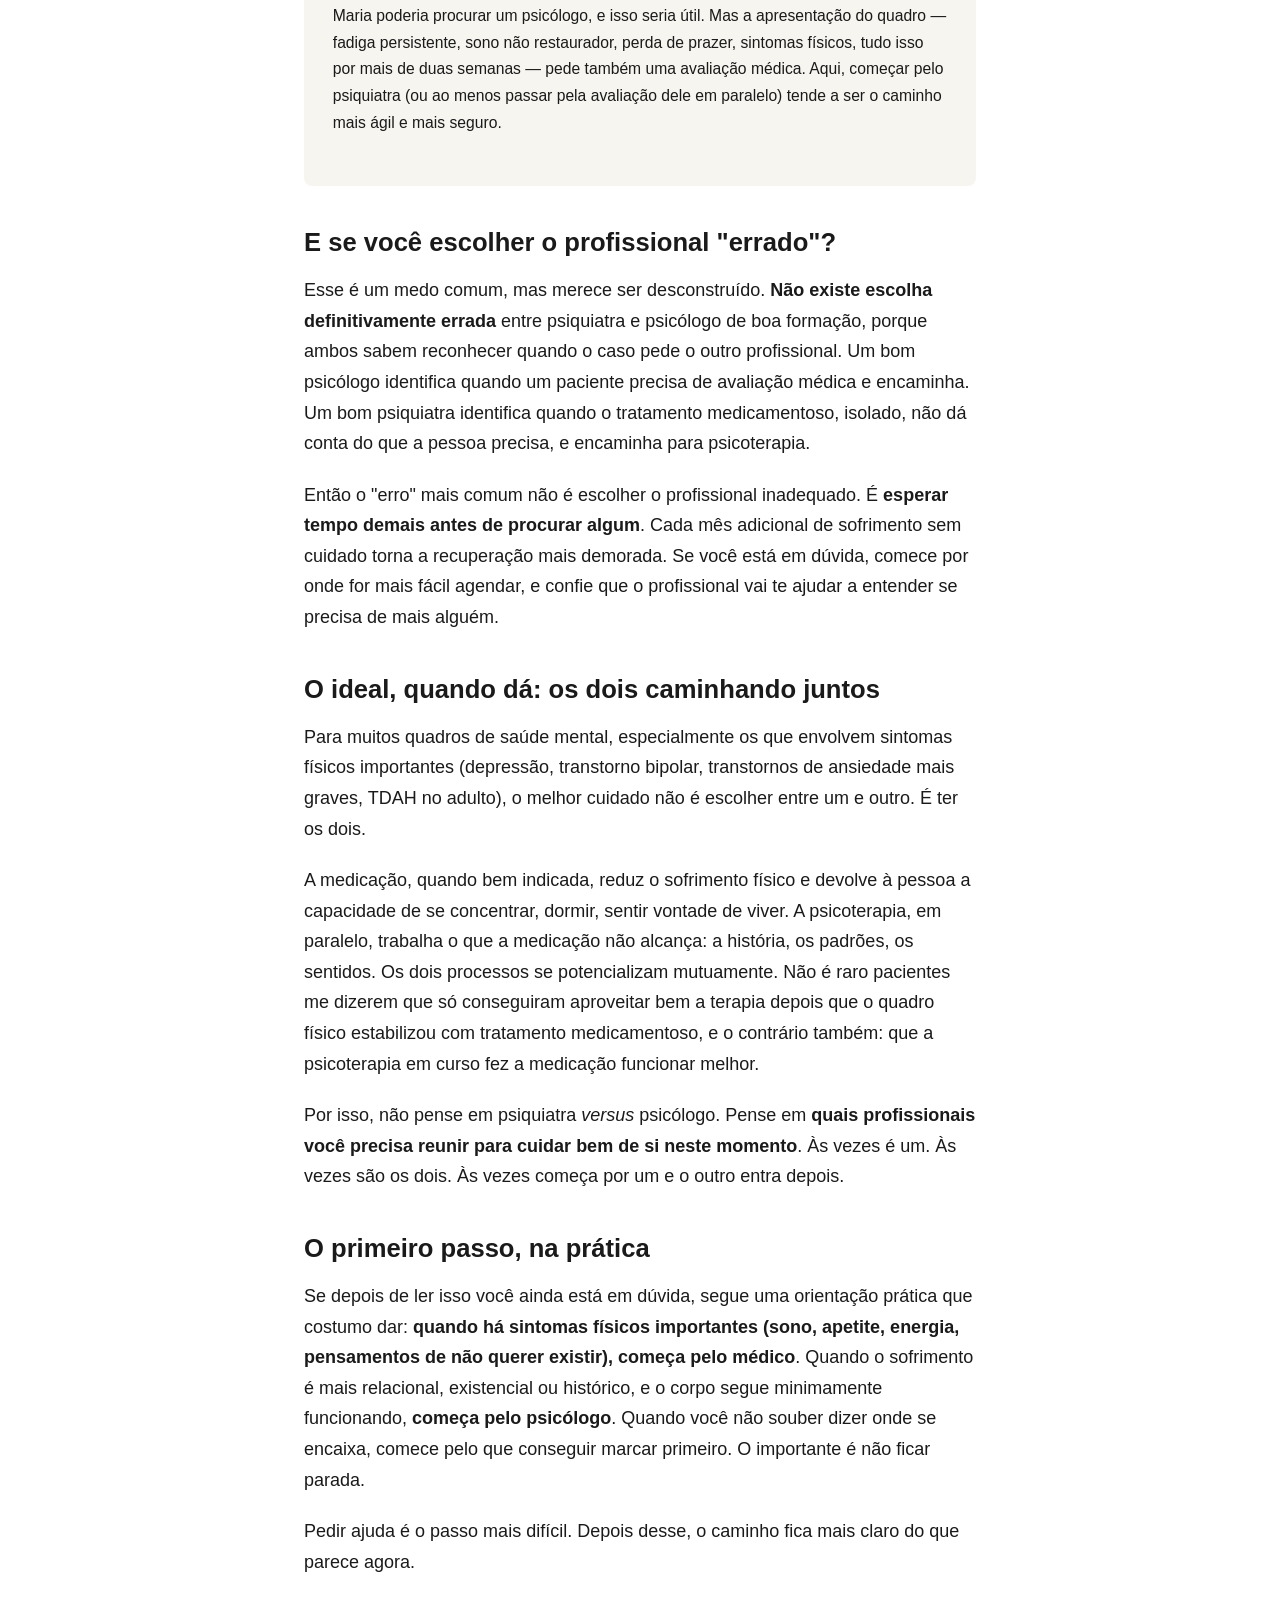
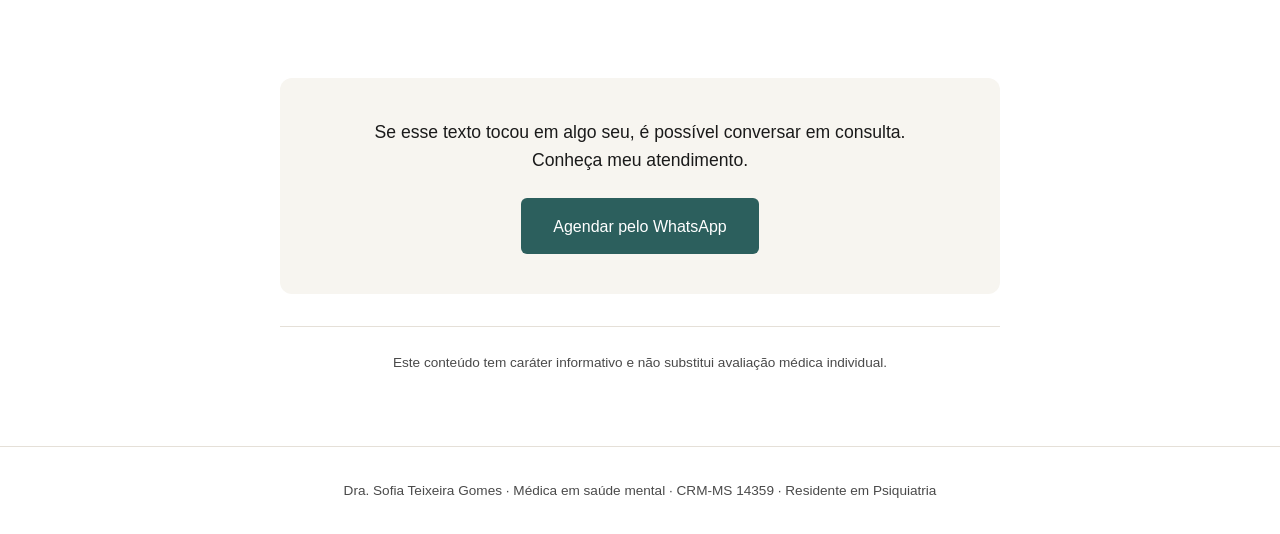
<file: artigo-01-psiquiatra-ou-psicologo.html>
<!DOCTYPE html>
<html lang="pt-BR">
<head>
  <meta charset="UTF-8" />
  <meta name="viewport" content="width=device-width, initial-scale=1.0" />

  <title>Psiquiatra ou psicólogo: qual procurar primeiro? | Dra. Sofia Teixeira Gomes</title>
  <meta name="description" content="Não sabe se precisa de psiquiatra ou psicólogo? Entenda as diferenças, quando procurar cada um e por que muitas vezes os dois caminham juntos." />

  <link rel="canonical" href="https://sofiateixeiragomes.com.br/artigos/psiquiatra-ou-psicologo/" />
  <meta name="robots" content="index, follow" />

  <meta property="og:type" content="article" />
  <meta property="og:title" content="Psiquiatra ou psicólogo: qual procurar primeiro?" />
  <meta property="og:description" content="Não sabe se precisa de psiquiatra ou psicólogo? Entenda as diferenças, quando procurar cada um e por que muitas vezes os dois caminham juntos." />
  <meta property="og:url" content="https://sofiateixeiragomes.com.br/artigos/psiquiatra-ou-psicologo/" />
  <meta property="og:image" content="https://sofiateixeiragomes.com.br/img/sofia-principal.jpg" />
  <meta property="og:locale" content="pt_BR" />
  <meta property="og:site_name" content="Sofia Teixeira Gomes | Médica em Saúde Mental" />
  <meta property="article:author" content="Sofia Teixeira Gomes" />
  <meta property="article:published_time" content="2026-06-01T10:00:00-03:00" />

  <meta name="twitter:card" content="summary_large_image" />
  <meta name="twitter:title" content="Psiquiatra ou psicólogo: qual procurar primeiro?" />
  <meta name="twitter:description" content="Entenda as diferenças e quando procurar cada um." />
  <meta name="twitter:image" content="https://sofiateixeiragomes.com.br/img/sofia-principal.jpg" />

  <script type="application/ld+json">
  {
    "@context": "https://schema.org",
    "@type": "MedicalWebPage",
    "headline": "Psiquiatra ou psicólogo: qual procurar primeiro?",
    "description": "Não sabe se precisa de psiquiatra ou psicólogo? Entenda as diferenças, quando procurar cada um e por que muitas vezes os dois caminham juntos.",
    "url": "https://sofiateixeiragomes.com.br/artigos/psiquiatra-ou-psicologo/",
    "image": "https://sofiateixeiragomes.com.br/img/sofia-principal.jpg",
    "datePublished": "2026-06-01",
    "dateModified": "2026-06-01",
    "inLanguage": "pt-BR",
    "author": {
      "@type": "Physician",
      "name": "Sofia Teixeira Gomes",
      "url": "https://sofiateixeiragomes.com.br/",
      "medicalSpecialty": "MentalHealth",
      "identifier": {
        "@type": "PropertyValue",
        "propertyID": "CRM-MS",
        "value": "14359"
      }
    },
    "publisher": {
      "@type": "Person",
      "name": "Sofia Teixeira Gomes"
    },
    "mainEntityOfPage": {
      "@type": "WebPage",
      "@id": "https://sofiateixeiragomes.com.br/artigos/psiquiatra-ou-psicologo/"
    }
  }
  </script>

  <style>
    :root {
      --cor-texto: #1a1a1a;
      --cor-texto-suave: #4a4a4a;
      --cor-fundo: #ffffff;
      --cor-fundo-suave: #f7f5f0;
      --cor-destaque: #2c5f5d;
      --cor-borda: #e5e0d8;
      --max-largura: 720px;
    }
    * { box-sizing: border-box; margin: 0; padding: 0; }
    html { scroll-behavior: smooth; }
    body {
      font-family: -apple-system, BlinkMacSystemFont, 'Segoe UI', Arial, sans-serif;
      font-size: 18px;
      line-height: 1.7;
      color: var(--cor-texto);
      background: var(--cor-fundo);
    }
    .topo { border-bottom: 1px solid var(--cor-borda); padding: 1.2rem 1.5rem; background: var(--cor-fundo); }
    .topo-conteudo { max-width: 1200px; margin: 0 auto; display: flex; justify-content: space-between; align-items: center; }
    .topo a.marca { font-weight: 600; color: var(--cor-texto); text-decoration: none; font-size: 1.05rem; }
    .topo a.marca span { display: block; font-size: 0.7rem; font-weight: 400; letter-spacing: 0.15em; color: var(--cor-texto-suave); text-transform: uppercase; margin-top: 2px; }
    .topo nav a { color: var(--cor-texto-suave); text-decoration: none; margin-left: 1.8rem; font-size: 0.95rem; }
    .topo nav a:hover { color: var(--cor-destaque); }
    article.conteudo { max-width: var(--max-largura); margin: 0 auto; padding: 3rem 1.5rem 2rem; }
    article.conteudo .meta { font-size: 0.85rem; color: var(--cor-texto-suave); text-transform: uppercase; letter-spacing: 0.08em; margin-bottom: 1rem; }
    article.conteudo h1 { font-size: 2.2rem; line-height: 1.25; font-weight: 700; margin-bottom: 1.5rem; color: var(--cor-texto); }
    article.conteudo .resumo { font-size: 1.15rem; color: var(--cor-texto-suave); font-style: italic; border-left: 3px solid var(--cor-destaque); padding-left: 1.2rem; margin-bottom: 2.5rem; }
    article.conteudo h2 { font-size: 1.6rem; line-height: 1.3; font-weight: 600; margin-top: 2.5rem; margin-bottom: 1rem; color: var(--cor-texto); }
    article.conteudo h3 { font-size: 1.25rem; font-weight: 600; margin-top: 1.8rem; margin-bottom: 0.8rem; color: var(--cor-texto); }
    article.conteudo p { margin-bottom: 1.3rem; }
    article.conteudo ul, article.conteudo ol { margin-bottom: 1.3rem; padding-left: 1.5rem; }
    article.conteudo li { margin-bottom: 0.5rem; }
    article.conteudo a { color: var(--cor-destaque); text-decoration: underline; text-decoration-thickness: 1px; text-underline-offset: 3px; }
    article.conteudo blockquote { border-left: 3px solid var(--cor-destaque); padding-left: 1.2rem; margin: 1.5rem 0; font-style: italic; color: var(--cor-texto-suave); }
    article.conteudo strong { font-weight: 600; }
    article.conteudo .caso-ficticio { background: var(--cor-fundo-suave); padding: 1.8rem; border-radius: 8px; margin: 2rem 0; font-size: 0.98rem; }
    article.conteudo .caso-ficticio .rotulo { font-size: 0.75rem; text-transform: uppercase; letter-spacing: 0.12em; color: var(--cor-destaque); font-weight: 600; margin-bottom: 0.6rem; }
    .cta-consulta { max-width: var(--max-largura); margin: 3rem auto 2rem; padding: 2.5rem 1.5rem; background: var(--cor-fundo-suave); border-radius: 12px; text-align: center; }
    .cta-consulta p { font-size: 1.1rem; color: var(--cor-texto); margin-bottom: 1.5rem; max-width: 540px; margin-left: auto; margin-right: auto; line-height: 1.6; }
    .cta-consulta a.botao { display: inline-block; background: var(--cor-destaque); color: #ffffff; padding: 0.9rem 2rem; border-radius: 6px; text-decoration: none; font-weight: 500; font-size: 1rem; transition: opacity 0.2s; }
    .cta-consulta a.botao:hover { opacity: 0.9; }
    .aviso-cfm { max-width: var(--max-largura); margin: 0 auto; padding: 1.5rem; font-size: 0.85rem; color: var(--cor-texto-suave); text-align: center; border-top: 1px solid var(--cor-borda); margin-top: 2rem; }
    .voltar { max-width: var(--max-largura); margin: 0 auto; padding: 0 1.5rem 1rem; }
    .voltar a { color: var(--cor-texto-suave); text-decoration: none; font-size: 0.9rem; }
    .voltar a:hover { color: var(--cor-destaque); }
    .rodape { border-top: 1px solid var(--cor-borda); padding: 2rem 1.5rem; text-align: center; font-size: 0.85rem; color: var(--cor-texto-suave); margin-top: 3rem; }
    @media (max-width: 640px) {
      article.conteudo { padding: 2rem 1.2rem 1.5rem; }
      article.conteudo h1 { font-size: 1.7rem; }
      article.conteudo h2 { font-size: 1.35rem; }
      article.conteudo h3 { font-size: 1.1rem; }
      .topo nav a { margin-left: 1rem; font-size: 0.9rem; }
      .cta-consulta { padding: 2rem 1.2rem; }
    }
  </style>
</head>
<body>

  <header class="topo">
    <div class="topo-conteudo">
      <a href="/" class="marca">
        Sofia Teixeira Gomes
        <span>Médica em saúde mental</span>
      </a>
      <nav>
        <a href="/">Início</a>
        <a href="/artigos/">Artigos</a>
        <a href="/#agendar">Agendar</a>
      </nav>
    </div>
  </header>

  <div class="voltar">
    <a href="/artigos/">← Todos os artigos</a>
  </div>

  <article class="conteudo">
    <div class="meta">
      <time datetime="2026-06-01">1 de junho de 2026</time> · Primeira consulta
    </div>

    <h1>Psiquiatra ou psicólogo: qual procurar primeiro?</h1>

    <div class="resumo">
      Você sente que algo não está bem, decidiu pedir ajuda, mas trava na hora de marcar. Médico ou psicólogo? Os dois? E se for o errado? Esse texto é para clarear essa primeira escolha sem te empurrar para uma decisão única.
    </div>

    <p>Decidir procurar ajuda em saúde mental é, em geral, mais difícil do que escolher entre psiquiatra e psicólogo. Quando você chega no ponto de pesquisar isso na internet, o sofrimento já existe há um tempo, a coragem já foi reunida, e agora aparece mais uma camada de dúvida: por onde começar.</p>

    <p>A boa notícia é que essa dúvida tem resposta. E uma resposta que não é "depende" no sentido vago da palavra. Existem critérios concretos para você se orientar, mesmo sem formação na área. Vou tentar te oferecer esses critérios aqui, da forma mais clara que consigo, sem jargão técnico desnecessário.</p>

    <h2>A diferença que importa para quem está procurando</h2>

    <p>Antes da diferença prática, um esclarecimento simples sobre formação. <strong>Psiquiatra é médico</strong>: cursou seis anos de medicina e depois mais três a quatro anos de residência específica em psiquiatria. Por ser médico, pode prescrever medicação, pedir exames e diagnosticar doenças mentais formalmente. <strong>Psicólogo</strong> cursou cinco anos de psicologia, em geral seguidos de formação adicional em alguma abordagem terapêutica (psicanálise, terapia cognitivo-comportamental, terapia sistêmica, entre outras). O psicólogo conduz processos de psicoterapia, mas não prescreve medicação e não diagnostica no sentido médico.</p>

    <p>Essa diferença formal explica muita coisa, mas não responde diretamente à sua pergunta. Para quem está em sofrimento, o que importa é outra coisa: <strong>qual desses dois profissionais lida melhor com o tipo de dor que você está sentindo?</strong></p>

    <h2>Quando começar pelo psicólogo costuma fazer sentido</h2>

    <p>Em linhas gerais, procurar psicólogo primeiro tende a fazer sentido quando o sofrimento tem mais a ver com <strong>como você se relaciona com sua história, com as outras pessoas, ou com você mesma</strong> do que com sintomas físicos pesados ou rupturas do funcionamento básico.</p>

    <p>Alguns exemplos de situações em que iniciar pelo psicólogo é, com frequência, uma boa entrada:</p>

    <ul>
      <li>Você se sente travada em padrões que repete sem entender o porquê.</li>
      <li>Existe um luto, um término, uma frustração concreta que não passa.</li>
      <li>Você quer se conhecer melhor, entender suas reações, suas escolhas.</li>
      <li>Tem ansiedade ou tristeza, mas consegue dormir, comer, trabalhar, e a vida segue ainda que com peso.</li>
      <li>Você está em uma fase de transição (mudança de carreira, maternidade, perda) e quer apoio para atravessar.</li>
    </ul>

    <p>Em todos esses cenários, o que vai te ajudar é, principalmente, um espaço de elaboração. E elaboração é o terreno do psicólogo.</p>

    <h2>Quando começar pelo psiquiatra costuma fazer sentido</h2>

    <p>Procurar o psiquiatra primeiro costuma fazer sentido quando os sintomas estão <strong>intensos o suficiente para atrapalhar o funcionamento básico</strong>. Funcionamento básico aqui quer dizer coisas como dormir, comer, sair da cama, trabalhar, manter laços, cuidar de você. Quando esses pilares começam a ruir, o organismo está dando um sinal de que algo está descalibrado em uma camada mais funda, e é essa camada que a psiquiatria endereça.</p>

    <p>Sinais que costumam indicar que vale começar pelo psiquiatra:</p>

    <ul>
      <li>Você não consegue mais dormir, ou dorme em excesso. O sono virou uma briga.</li>
      <li>Perdeu o apetite, ou está comendo de forma compulsiva.</li>
      <li>Sente o corpo travado, sem energia, com uma fadiga que não passa nem com descanso.</li>
      <li>Tem crises de ansiedade que parecem físicas: taquicardia, falta de ar, tremor, sensação de morte.</li>
      <li>Não consegue se concentrar em tarefas simples que antes faziam parte da rotina.</li>
      <li>Pensamentos de que seria melhor não existir, ou de se machucar.</li>
      <li>Mudanças bruscas de humor que assustam você ou as pessoas próximas.</li>
      <li>Já tentou terapia antes, ela ajudou, mas você ainda sente que precisa de algo mais.</li>
    </ul>

    <p>Em qualquer desses cenários, vale uma avaliação médica. Não porque você vai necessariamente sair com receita, mas porque é importante <strong>descartar causas biológicas tratáveis</strong> e ter uma leitura clínica do quadro. Muitos sofrimentos que parecem puramente emocionais têm uma base neurobiológica que, quando reconhecida, abre caminho para um tratamento mais completo.</p>

    <h2>Um caso para ilustrar a diferença</h2>

    <div class="caso-ficticio">
      <div class="rotulo">Caso fictício, criado para fins ilustrativos</div>
      <p>Maria tem 34 anos. Há seis meses, vem se sentindo cada vez mais cansada. Começou achando que era excesso de trabalho. Depois, percebeu que mesmo nos fins de semana o cansaço não passava. Foi parando de responder mensagens, faltou em dois aniversários da família, parou de cozinhar. Dorme nove, dez horas e acorda como se não tivesse dormido. O choro veio depois. Primeiro discreto, depois quase todo dia, sem motivo claro. Ela ainda vai trabalhar, mas tem que se forçar muito. Tudo o que era prazer virou esforço.</p>
      <p>Maria poderia procurar um psicólogo, e isso seria útil. Mas a apresentação do quadro — fadiga persistente, sono não restaurador, perda de prazer, sintomas físicos, tudo isso por mais de duas semanas — pede também uma avaliação médica. Aqui, começar pelo psiquiatra (ou ao menos passar pela avaliação dele em paralelo) tende a ser o caminho mais ágil e mais seguro.</p>
    </div>

    <h2>E se você escolher o profissional "errado"?</h2>

    <p>Esse é um medo comum, mas merece ser desconstruído. <strong>Não existe escolha definitivamente errada</strong> entre psiquiatra e psicólogo de boa formação, porque ambos sabem reconhecer quando o caso pede o outro profissional. Um bom psicólogo identifica quando um paciente precisa de avaliação médica e encaminha. Um bom psiquiatra identifica quando o tratamento medicamentoso, isolado, não dá conta do que a pessoa precisa, e encaminha para psicoterapia.</p>

    <p>Então o "erro" mais comum não é escolher o profissional inadequado. É <strong>esperar tempo demais antes de procurar algum</strong>. Cada mês adicional de sofrimento sem cuidado torna a recuperação mais demorada. Se você está em dúvida, comece por onde for mais fácil agendar, e confie que o profissional vai te ajudar a entender se precisa de mais alguém.</p>

    <h2>O ideal, quando dá: os dois caminhando juntos</h2>

    <p>Para muitos quadros de saúde mental, especialmente os que envolvem sintomas físicos importantes (depressão, transtorno bipolar, transtornos de ansiedade mais graves, TDAH no adulto), o melhor cuidado não é escolher entre um e outro. É ter os dois.</p>

    <p>A medicação, quando bem indicada, reduz o sofrimento físico e devolve à pessoa a capacidade de se concentrar, dormir, sentir vontade de viver. A psicoterapia, em paralelo, trabalha o que a medicação não alcança: a história, os padrões, os sentidos. Os dois processos se potencializam mutuamente. Não é raro pacientes me dizerem que só conseguiram aproveitar bem a terapia depois que o quadro físico estabilizou com tratamento medicamentoso, e o contrário também: que a psicoterapia em curso fez a medicação funcionar melhor.</p>

    <p>Por isso, não pense em psiquiatra <em>versus</em> psicólogo. Pense em <strong>quais profissionais você precisa reunir para cuidar bem de si neste momento</strong>. Às vezes é um. Às vezes são os dois. Às vezes começa por um e o outro entra depois.</p>

    <h2>O primeiro passo, na prática</h2>

    <p>Se depois de ler isso você ainda está em dúvida, segue uma orientação prática que costumo dar: <strong>quando há sintomas físicos importantes (sono, apetite, energia, pensamentos de não querer existir), começa pelo médico</strong>. Quando o sofrimento é mais relacional, existencial ou histórico, e o corpo segue minimamente funcionando, <strong>começa pelo psicólogo</strong>. Quando você não souber dizer onde se encaixa, comece pelo que conseguir marcar primeiro. O importante é não ficar parada.</p>

    <p>Pedir ajuda é o passo mais difícil. Depois desse, o caminho fica mais claro do que parece agora.</p>
  </article>

  <section class="cta-consulta">
    <p>Se esse texto tocou em algo seu, é possível conversar em consulta. Conheça meu atendimento.</p>
    <a href="https://wa.me/5567998119825?text=Ol%C3%A1%2C%20li%20o%20artigo%20sobre%20psiquiatra%20ou%20psic%C3%B3logo%20e%20gostaria%20de%20agendar%20uma%20consulta." class="botao" target="_blank" rel="noopener">
      Agendar pelo WhatsApp
    </a>
  </section>

  <div class="aviso-cfm">
    Este conteúdo tem caráter informativo e não substitui avaliação médica individual.
  </div>

  <footer class="rodape">
    Dra. Sofia Teixeira Gomes · Médica em saúde mental · CRM-MS 14359 · Residente em Psiquiatria
  </footer>

</body>
</html>
</file>
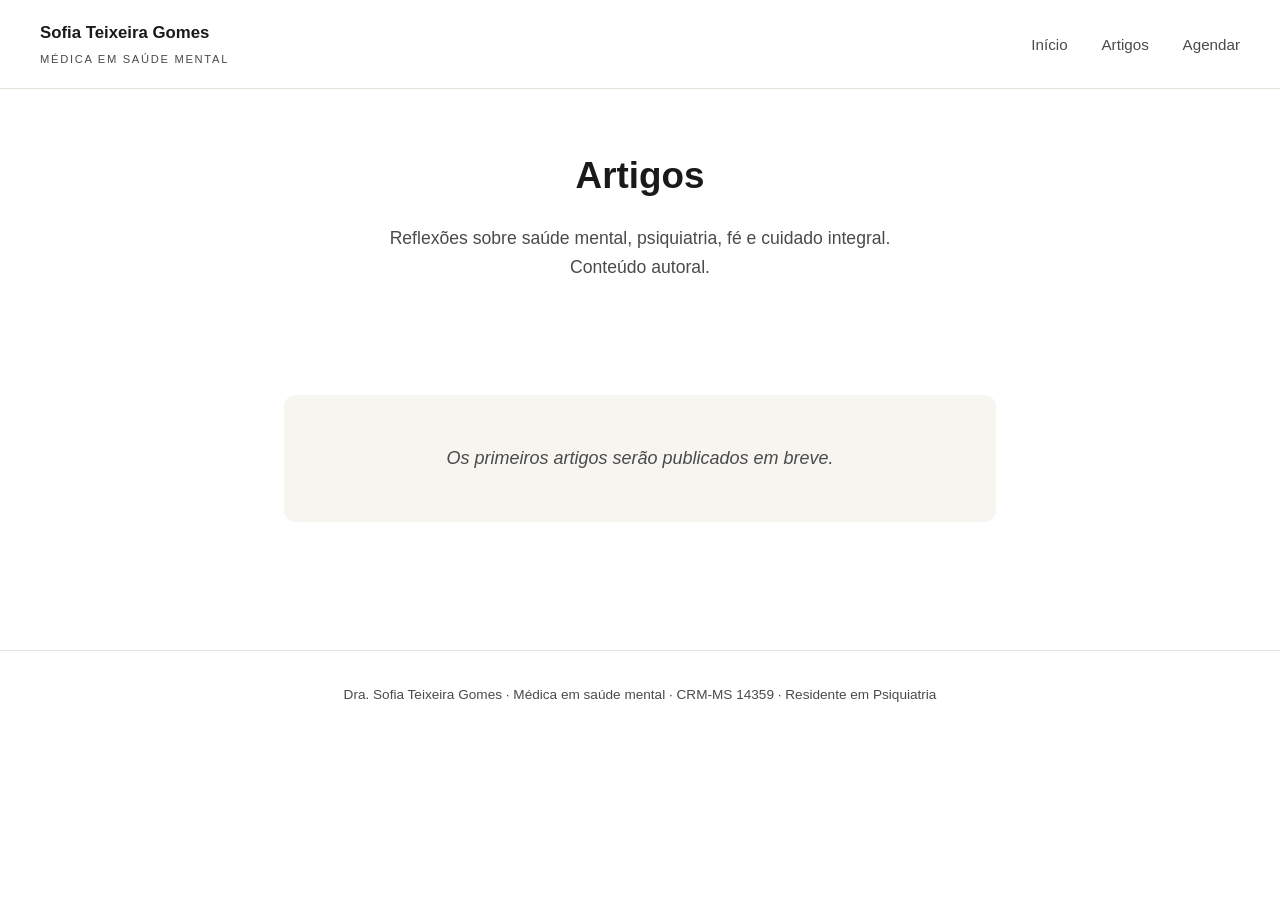
<file: artigos-index.html>
<!DOCTYPE html>
<html lang="pt-BR">
<head>
  <meta charset="UTF-8" />
  <meta name="viewport" content="width=device-width, initial-scale=1.0" />

  <title>Artigos | Dra. Sofia Teixeira Gomes — Médica em saúde mental</title>
  <meta name="description" content="Reflexões sobre saúde mental, psiquiatria, fé e cuidado integral. Conteúdo autoral da Dra. Sofia Teixeira Gomes, médica em saúde mental." />

  <link rel="canonical" href="https://sofiateixeiragomes.com.br/artigos/" />
  <meta name="robots" content="index, follow" />

  <meta property="og:type" content="website" />
  <meta property="og:title" content="Artigos | Dra. Sofia Teixeira Gomes" />
  <meta property="og:description" content="Reflexões sobre saúde mental, psiquiatria e cuidado integral." />
  <meta property="og:url" content="https://sofiateixeiragomes.com.br/artigos/" />
  <meta property="og:image" content="https://sofiateixeiragomes.com.br/img/sofia-principal.jpg" />
  <meta property="og:locale" content="pt_BR" />

  <meta name="twitter:card" content="summary_large_image" />
  <meta name="twitter:title" content="Artigos | Dra. Sofia Teixeira Gomes" />
  <meta name="twitter:description" content="Reflexões sobre saúde mental, psiquiatria e cuidado integral." />

  <script type="application/ld+json">
  {
    "@context": "https://schema.org",
    "@type": "CollectionPage",
    "name": "Artigos",
    "description": "Reflexões sobre saúde mental, psiquiatria, fé e cuidado integral.",
    "url": "https://sofiateixeiragomes.com.br/artigos/",
    "inLanguage": "pt-BR",
    "author": {
      "@type": "Physician",
      "name": "Sofia Teixeira Gomes",
      "url": "https://sofiateixeiragomes.com.br/"
    }
  }
  </script>

  <style>
    :root {
      --cor-texto: #1a1a1a;
      --cor-texto-suave: #4a4a4a;
      --cor-fundo: #ffffff;
      --cor-fundo-suave: #f7f5f0;
      --cor-destaque: #2c5f5d;
      --cor-borda: #e5e0d8;
      --max-largura: 760px;
    }
    * { box-sizing: border-box; margin: 0; padding: 0; }
    body {
      font-family: -apple-system, BlinkMacSystemFont, 'Segoe UI', Arial, sans-serif;
      font-size: 18px;
      line-height: 1.7;
      color: var(--cor-texto);
      background: var(--cor-fundo);
    }
    .topo {
      border-bottom: 1px solid var(--cor-borda);
      padding: 1.2rem 1.5rem;
    }
    .topo-conteudo {
      max-width: 1200px;
      margin: 0 auto;
      display: flex;
      justify-content: space-between;
      align-items: center;
    }
    .topo a.marca {
      font-weight: 600;
      color: var(--cor-texto);
      text-decoration: none;
      font-size: 1.05rem;
    }
    .topo a.marca span {
      display: block;
      font-size: 0.7rem;
      font-weight: 400;
      letter-spacing: 0.15em;
      color: var(--cor-texto-suave);
      text-transform: uppercase;
      margin-top: 2px;
    }
    .topo nav a {
      color: var(--cor-texto-suave);
      text-decoration: none;
      margin-left: 1.8rem;
      font-size: 0.95rem;
    }
    .topo nav a:hover { color: var(--cor-destaque); }
    .cabecalho-pagina {
      max-width: var(--max-largura);
      margin: 0 auto;
      padding: 3.5rem 1.5rem 2rem;
      text-align: center;
    }
    .cabecalho-pagina h1 {
      font-size: 2.3rem;
      font-weight: 700;
      margin-bottom: 1rem;
    }
    .cabecalho-pagina p {
      font-size: 1.1rem;
      color: var(--cor-texto-suave);
      max-width: 560px;
      margin: 0 auto;
    }
    .lista-artigos {
      max-width: var(--max-largura);
      margin: 0 auto;
      padding: 2rem 1.5rem 3rem;
    }
    .artigo-card {
      padding: 1.8rem 0;
      border-bottom: 1px solid var(--cor-borda);
    }
    .artigo-card:last-child { border-bottom: none; }
    .artigo-card .meta {
      font-size: 0.8rem;
      color: var(--cor-texto-suave);
      text-transform: uppercase;
      letter-spacing: 0.08em;
      margin-bottom: 0.6rem;
    }
    .artigo-card h2 {
      font-size: 1.4rem;
      font-weight: 600;
      margin-bottom: 0.7rem;
      line-height: 1.3;
    }
    .artigo-card h2 a {
      color: var(--cor-texto);
      text-decoration: none;
    }
    .artigo-card h2 a:hover { color: var(--cor-destaque); }
    .artigo-card p {
      color: var(--cor-texto-suave);
      font-size: 1rem;
    }
    .estado-vazio {
      max-width: var(--max-largura);
      margin: 3rem auto;
      padding: 3rem 1.5rem;
      text-align: center;
      background: var(--cor-fundo-suave);
      border-radius: 12px;
    }
    .estado-vazio p {
      color: var(--cor-texto-suave);
      font-style: italic;
    }
    .rodape {
      border-top: 1px solid var(--cor-borda);
      padding: 2rem 1.5rem;
      text-align: center;
      font-size: 0.85rem;
      color: var(--cor-texto-suave);
      margin-top: 2rem;
    }
    @media (max-width: 640px) {
      .cabecalho-pagina { padding: 2.5rem 1.2rem 1.5rem; }
      .cabecalho-pagina h1 { font-size: 1.8rem; }
      .topo nav a { margin-left: 1rem; font-size: 0.9rem; }
    }
  </style>
</head>
<body>

  <header class="topo">
    <div class="topo-conteudo">
      <a href="/" class="marca">
        Sofia Teixeira Gomes
        <span>Médica em saúde mental</span>
      </a>
      <nav>
        <a href="/">Início</a>
        <a href="/artigos/">Artigos</a>
        <a href="/#agendar">Agendar</a>
      </nav>
    </div>
  </header>

  <section class="cabecalho-pagina">
    <h1>Artigos</h1>
    <p>Reflexões sobre saúde mental, psiquiatria, fé e cuidado integral. Conteúdo autoral.</p>
  </section>

  <main class="lista-artigos">

    <!-- ============================================================
         INSTRUÇÃO: a cada artigo novo, adicione um bloco como este
         no TOPO da lista (artigos mais recentes primeiro):

         <article class="artigo-card">
           <div class="meta">
             <time datetime="2026-06-08">8 de junho de 2026</time> · Categoria
           </div>
           <h2><a href="/artigos/slug-do-artigo/">Título do artigo</a></h2>
           <p>Resumo de 1 ou 2 frases do artigo.</p>
         </article>
         ============================================================ -->

    <div class="estado-vazio">
      <p>Os primeiros artigos serão publicados em breve.</p>
    </div>

  </main>

  <footer class="rodape">
    Dra. Sofia Teixeira Gomes · Médica em saúde mental · CRM-MS 14359 · Residente em Psiquiatria
  </footer>

</body>
</html>
</file>
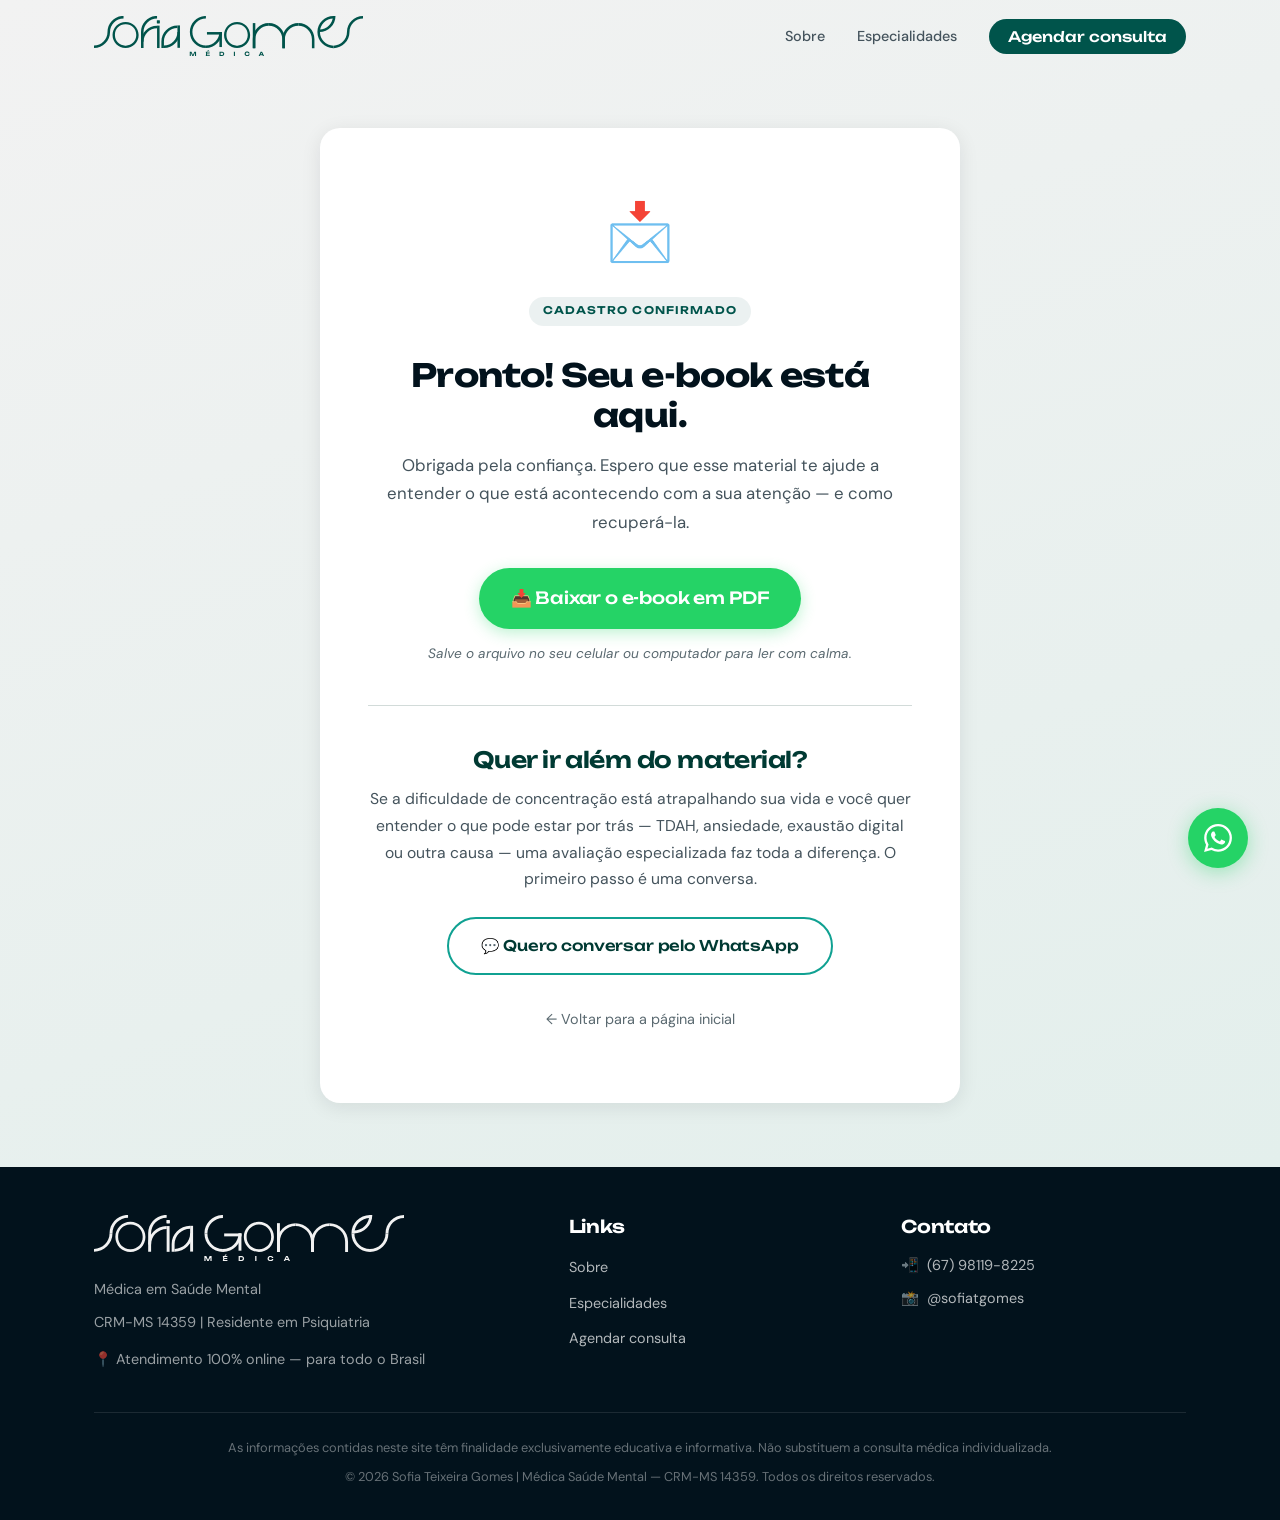
<file: obrigado-ebook.html>
<!DOCTYPE html>
<html lang="pt-BR">
<head>
  <!-- Google Tag Manager -->
  <script>(function(w,d,s,l,i){w[l]=w[l]||[];w[l].push({'gtm.start':
  new Date().getTime(),event:'gtm.js'});var f=d.getElementsByTagName(s)[0],
  j=d.createElement(s),dl=l!='dataLayer'?'&l='+l:'';j.async=true;j.src=
  'https://www.googletagmanager.com/gtm.js?id='+i+dl;f.parentNode.insertBefore(j,f);
  })(window,document,'script','dataLayer','GTM-K9NW34VG');</script>
  <!-- End Google Tag Manager -->

  <!-- Google tag (gtag.js) — Google Ads -->
  <script async src="https://www.googletagmanager.com/gtag/js?id=AW-11124369234"></script>
  <script>
    window.dataLayer = window.dataLayer || [];
    function gtag(){dataLayer.push(arguments);}
    gtag('js', new Date());
    gtag('config', 'AW-11124369234');

    // Disparo da conversão (Lead - E-book TDAH)
    gtag('event', 'conversion', {
      'send_to': 'AW-11124369234/nxpICL2Vq6QcENLOwbgp',
      'value': 50.0,
      'currency': 'BRL'
    });
  </script>
  <!-- End Google tag -->
  <meta charset="UTF-8">
  <meta name="viewport" content="width=device-width, initial-scale=1.0">
  <meta name="theme-color" content="#00544B">
  <link rel="icon" href="/img/favicon.svg" type="image/svg+xml">
  <link rel="icon" href="/img/favicon-48.png" type="image/png" sizes="48x48">
  <link rel="apple-touch-icon" href="/img/apple-touch-icon.png">
  <title>Seu e-book está pronto! | Dra. Sofia Teixeira Gomes</title>
  <meta name="description" content="Obrigada pelo seu cadastro! Baixe seu e-book Sobrecarga Digital.">
  <meta name="robots" content="noindex">
  <link href="https://fonts.googleapis.com/css2?family=Unbounded:wght@400;500;600;700&family=DM+Sans:wght@400;500;600;700&display=swap" rel="stylesheet">
  <link rel="stylesheet" href="css/style.css">
</head>
<body>
  <!-- Google Tag Manager (noscript) -->
  <noscript><iframe src="https://www.googletagmanager.com/ns.html?id=GTM-K9NW34VG"
  height="0" width="0" style="display:none;visibility:hidden"></iframe></noscript>
  <!-- End Google Tag Manager (noscript) -->

  <nav class="navbar scrolled">
    <div class="container">
      <a href="index.html" class="navbar-brand">
        <img src="img/logo-horizontal-verde.svg" alt="Sofia Gomes — Médica" class="navbar-logo" width="1280" height="190">
      </a>
      <ul class="nav-links">
        <li><a href="index.html#sobre">Sobre</a></li>
        <li><a href="index.html#especialidades">Especialidades</a></li>
        <li><a href="https://wa.me/5567981198225?text=Ol%C3%A1!%20Baixei%20o%20e-book%20no%20site%20e%20gostaria%20de%20agendar%20uma%20primeira%20consulta." class="nav-cta" target="_blank">Agendar consulta</a></li>
      </ul>
      <button class="hamburger" aria-label="Menu"><span></span><span></span><span></span></button>
    </div>
  </nav>

  <div class="mobile-nav">
    <a href="index.html">Início</a>
    <a href="index.html#sobre">Sobre</a>
    <a href="index.html#especialidades">Especialidades</a>
    <a href="https://wa.me/5567981198225?text=Ol%C3%A1!%20Baixei%20o%20e-book%20no%20site%20e%20gostaria%20de%20agendar%20uma%20primeira%20consulta." target="_blank">Agendar consulta</a>
  </div>

  <main class="thanks-page">
    <div class="container">
      <div class="thanks-card">
        <div class="thanks-icon">📩</div>
        <span class="section-badge">Cadastro confirmado</span>
        <h1>Pronto! Seu e-book está aqui.</h1>
        <p class="thanks-subtitle">Obrigada pela confiança. Espero que esse material te ajude a entender o que está acontecendo com a sua atenção — e como recuperá-la.</p>

        <a href="ebooks/sobrecarga-digital.pdf" class="btn btn-primary thanks-download" download target="_blank">
          📥 Baixar o e-book em PDF
        </a>

        <p class="thanks-tip">Salve o arquivo no seu celular ou computador para ler com calma.</p>

        <div class="thanks-divider"></div>

        <div class="thanks-next-step">
          <h2>Quer ir além do material?</h2>
          <p>Se a dificuldade de concentração está atrapalhando sua vida e você quer entender o que pode estar por trás — TDAH, ansiedade, exaustão digital ou outra causa — uma avaliação especializada faz toda a diferença. O primeiro passo é uma conversa.</p>
          <a href="https://wa.me/5567981198225?text=Ol%C3%A1!%20Acabei%20de%20baixar%20o%20e-book%20Sobrecarga%20Digital%20e%20gostaria%20de%20agendar%20uma%20avalia%C3%A7%C3%A3o." class="btn btn-secondary" target="_blank">
            💬 Quero conversar pelo WhatsApp
          </a>
        </div>

        <p class="thanks-back">
          <a href="index.html">← Voltar para a página inicial</a>
        </p>
      </div>
    </div>
  </main>

  <footer class="footer">
    <div class="container">
      <div class="footer-grid">
        <div>
          <img src="img/logo-horizontal-branco.svg" alt="Sofia Gomes — Médica" class="footer-logo" width="1280" height="190" loading="lazy">
          <p>Médica em Saúde Mental</p>
          <p>CRM-MS 14359 | Residente em Psiquiatria</p>
          <p style="margin-top: 0.8rem;">📍 Atendimento 100% online — para todo o Brasil</p>
        </div>
        <div>
          <h4>Links</h4>
          <ul class="footer-links">
            <li><a href="index.html#sobre">Sobre</a></li>
            <li><a href="index.html#especialidades">Especialidades</a></li>
            <li><a href="https://wa.me/5567981198225?text=Ol%C3%A1!%20Baixei%20o%20e-book%20no%20site%20e%20gostaria%20de%20agendar%20uma%20primeira%20consulta." target="_blank">Agendar consulta</a></li>
          </ul>
        </div>
        <div class="footer-contact">
          <h4>Contato</h4>
          <p>📲 <a href="https://wa.me/5567981198225?text=Ol%C3%A1!%20Baixei%20o%20e-book%20no%20site%20e%20gostaria%20de%20agendar%20uma%20primeira%20consulta." target="_blank">(67) 98119-8225</a></p>
          <p>📸 <a href="https://www.instagram.com/sofiatgomes/" target="_blank">@sofiatgomes</a></p>
        </div>
      </div>
      <div class="footer-bottom">
        <p>As informações contidas neste site têm finalidade exclusivamente educativa e informativa. Não substituem a consulta médica individualizada.</p>
        <p style="margin-top: 0.5rem;">© 2026 Sofia Teixeira Gomes | Médica Saúde Mental — CRM-MS 14359. Todos os direitos reservados.</p>
      </div>
    </div>
  </footer>

  <a href="https://wa.me/5567981198225?text=Ol%C3%A1!%20Baixei%20o%20e-book%20no%20site%20e%20gostaria%20de%20agendar%20uma%20primeira%20consulta." class="whatsapp-float" target="_blank" aria-label="WhatsApp">
    <svg width="28" height="28" viewBox="0 0 24 24" fill="currentColor"><path d="M17.472 14.382c-.297-.149-1.758-.867-2.03-.967-.273-.099-.471-.148-.67.15-.197.297-.767.966-.94 1.164-.173.199-.347.223-.644.075-.297-.15-1.255-.463-2.39-1.475-.883-.788-1.48-1.761-1.653-2.059-.173-.297-.018-.458.13-.606.134-.133.298-.347.446-.52.149-.174.198-.298.298-.497.099-.198.05-.371-.025-.52-.075-.149-.669-1.612-.916-2.207-.242-.579-.487-.5-.669-.51-.173-.008-.371-.01-.57-.01-.198 0-.52.074-.792.372-.272.297-1.04 1.016-1.04 2.479 0 1.462 1.065 2.875 1.213 3.074.149.198 2.096 3.2 5.077 4.487.709.306 1.262.489 1.694.625.712.227 1.36.195 1.871.118.571-.085 1.758-.719 2.006-1.413.248-.694.248-1.289.173-1.413-.074-.124-.272-.198-.57-.347m-5.421 7.403h-.004a9.87 9.87 0 01-5.031-1.378l-.361-.214-3.741.982.998-3.648-.235-.374a9.86 9.86 0 01-1.51-5.26c.001-5.45 4.436-9.884 9.888-9.884 2.64 0 5.122 1.03 6.988 2.898a9.825 9.825 0 012.893 6.994c-.003 5.45-4.437 9.884-9.885 9.884m8.413-18.297A11.815 11.815 0 0012.05 0C5.495 0 .16 5.335.157 11.892c0 2.096.547 4.142 1.588 5.945L.057 24l6.305-1.654a11.882 11.882 0 005.683 1.448h.005c6.554 0 11.89-5.335 11.893-11.893a11.821 11.821 0 00-3.48-8.413z"/></svg>
  </a>

  <script src="js/main.js"></script>
</body>
</html>
</file>
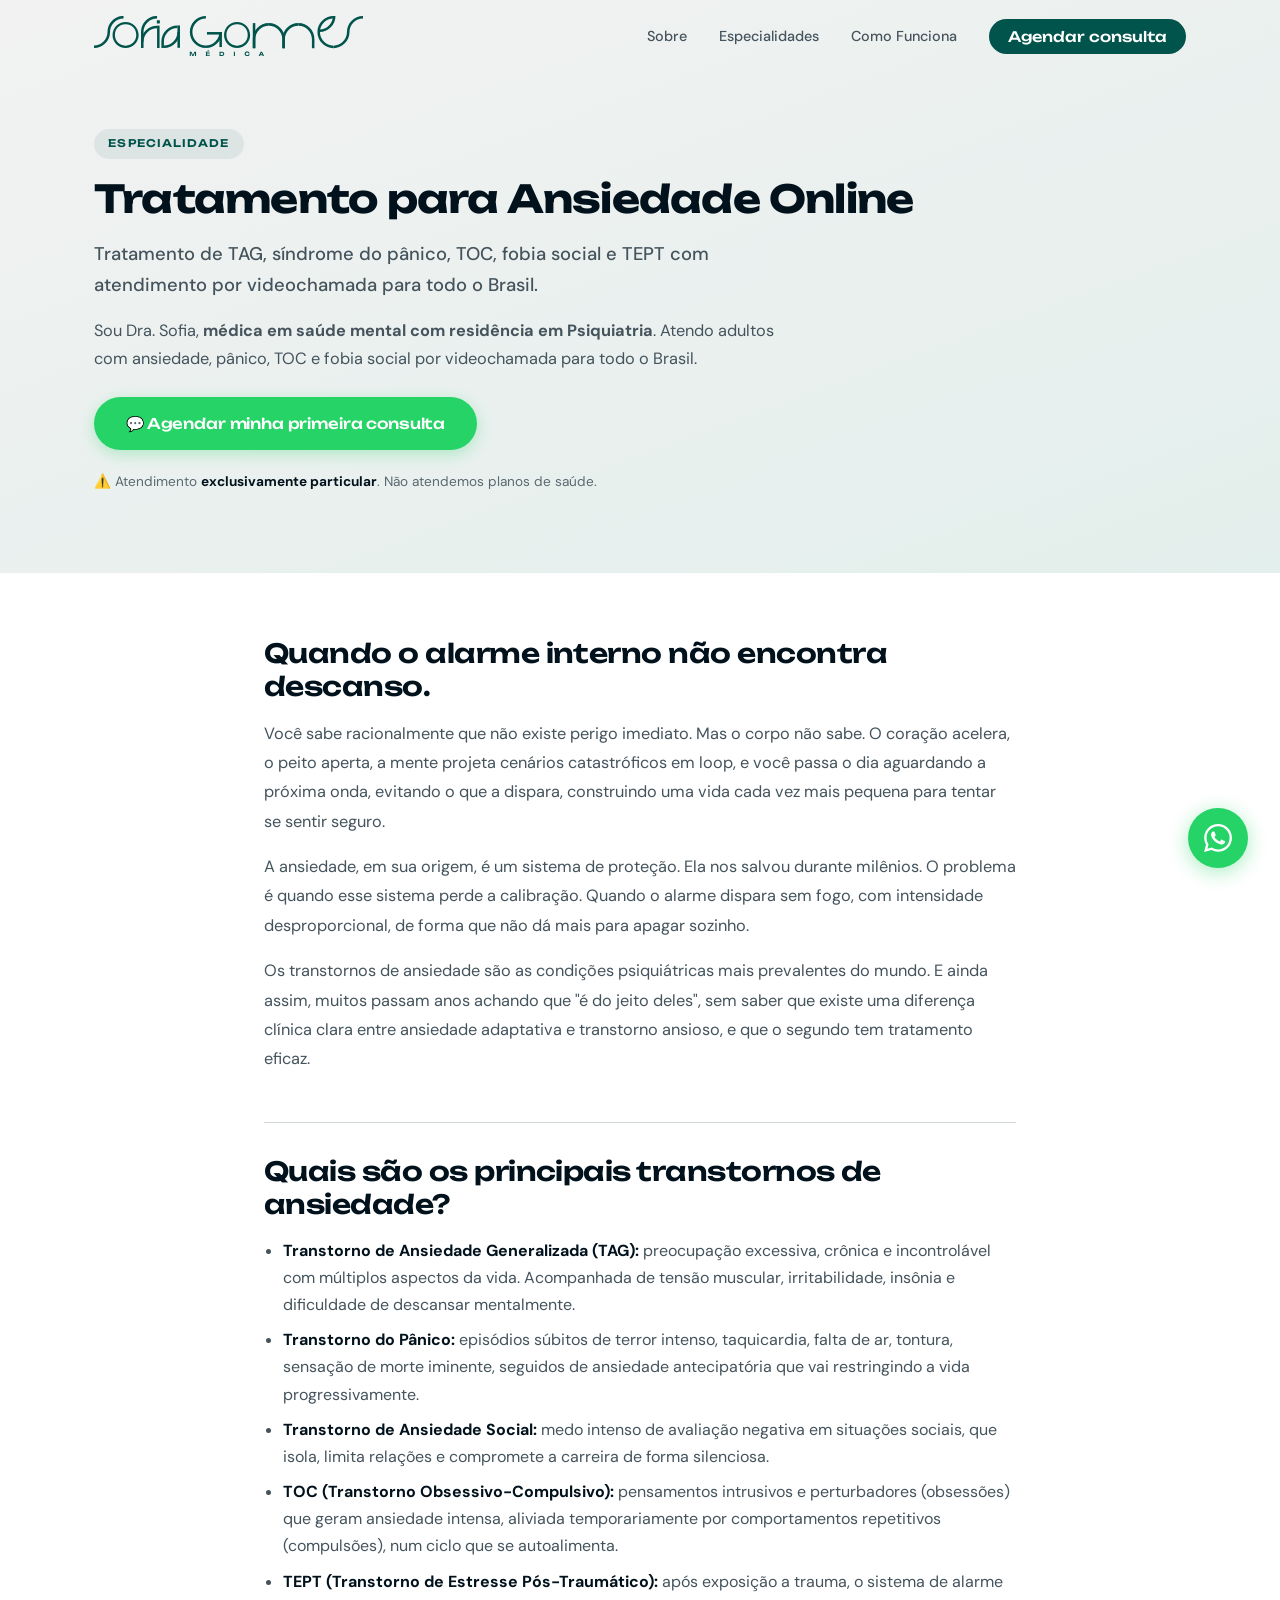
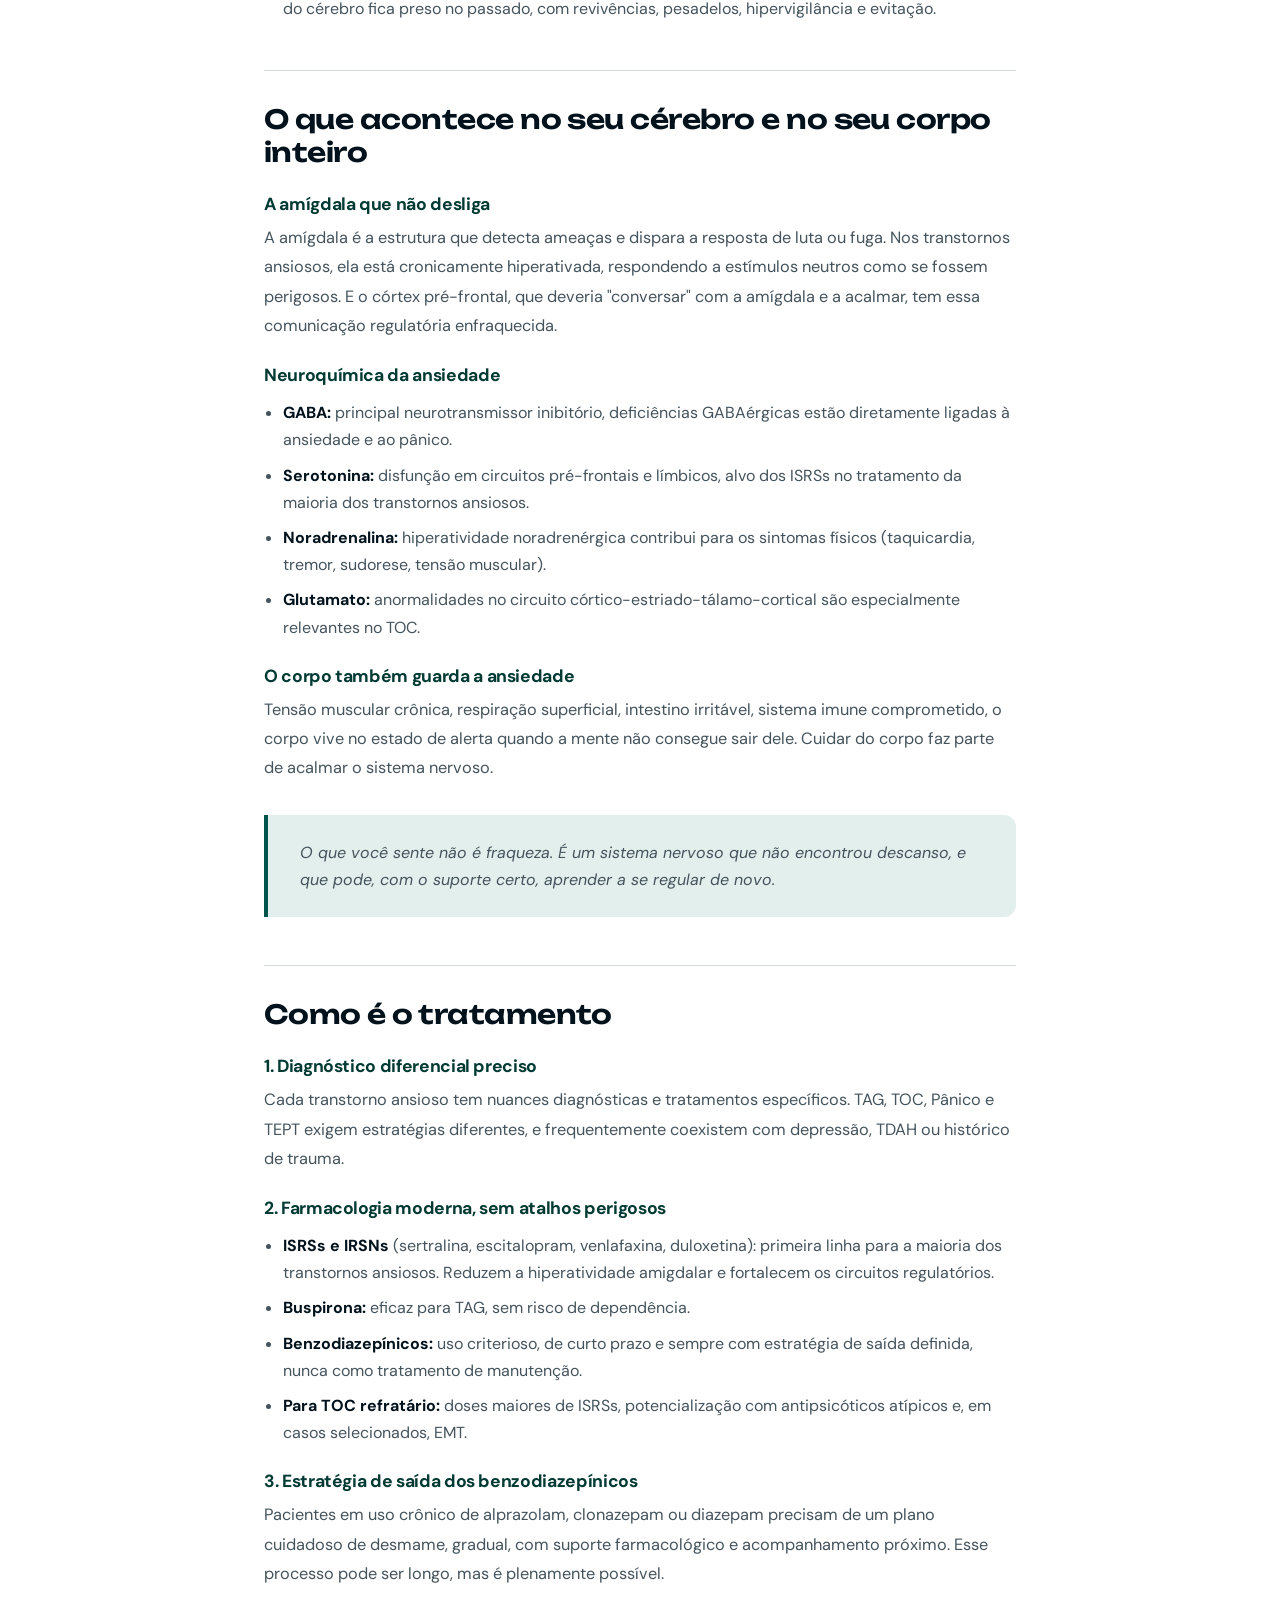
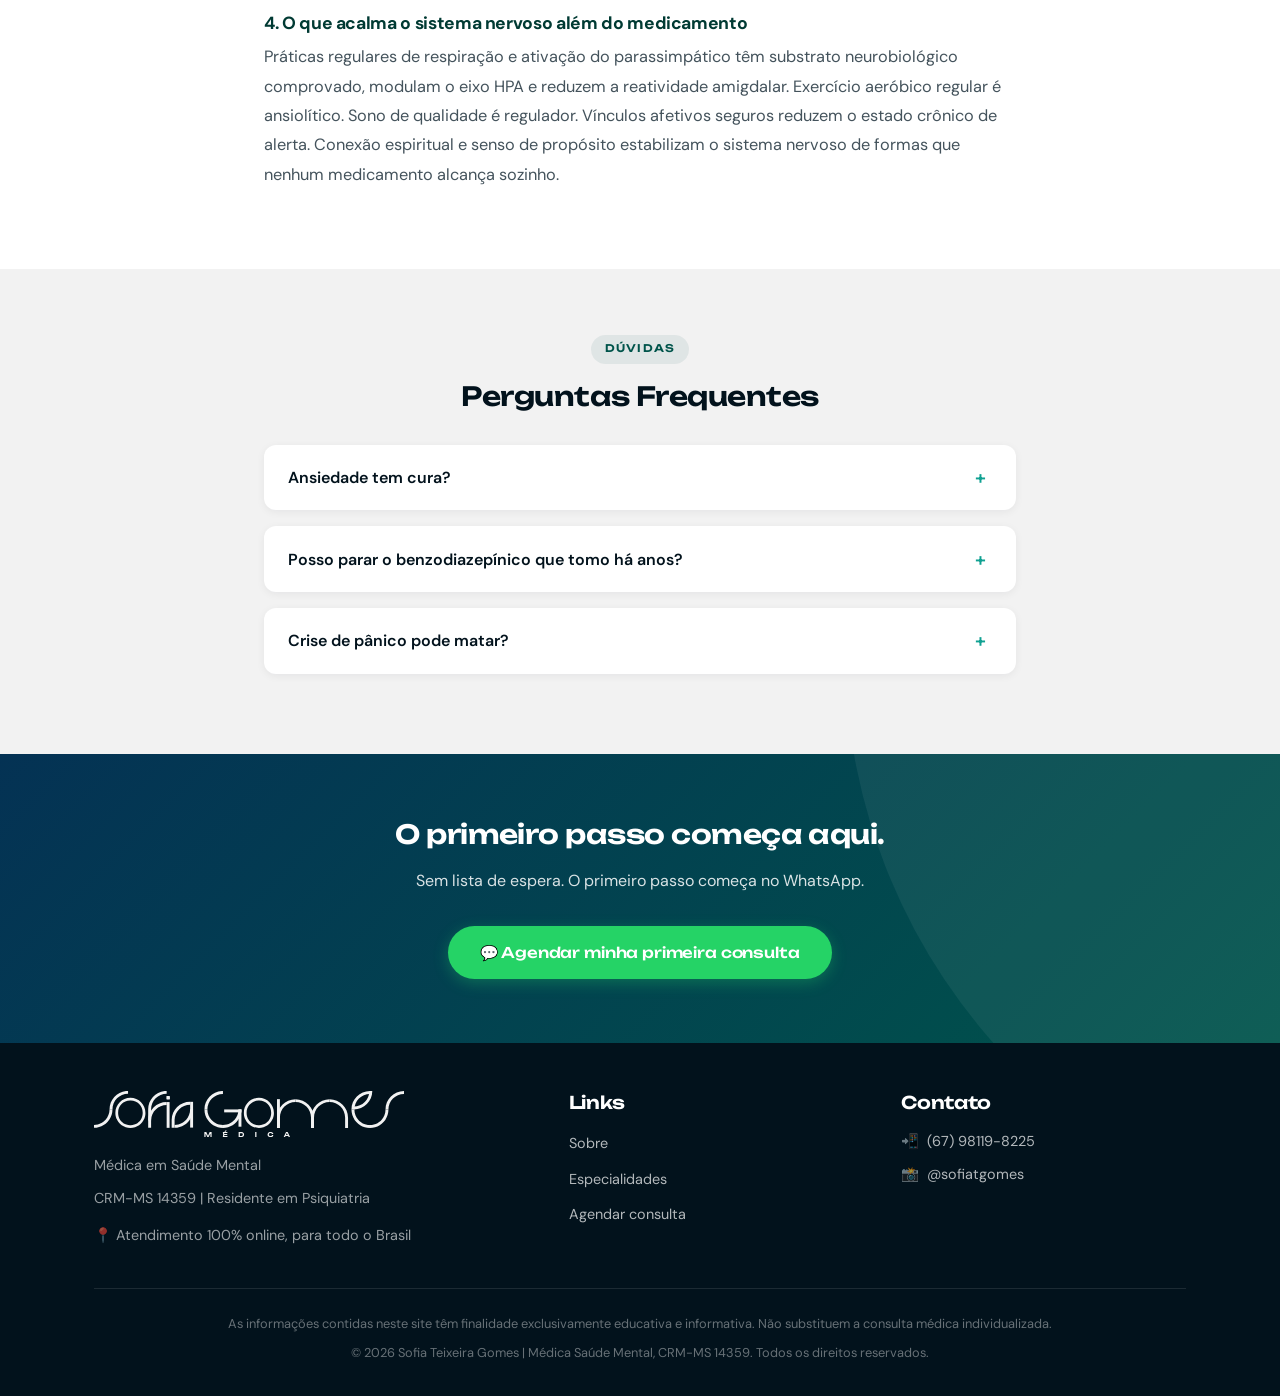
<file: especialidades/ansiedade.html>
<!DOCTYPE html>
<html lang="pt-BR">
<head>
  <!-- Google Tag Manager -->
  <script>(function(w,d,s,l,i){w[l]=w[l]||[];w[l].push({'gtm.start':
  new Date().getTime(),event:'gtm.js'});var f=d.getElementsByTagName(s)[0],
  j=d.createElement(s),dl=l!='dataLayer'?'&l='+l:'';j.async=true;j.src=
  'https://www.googletagmanager.com/gtm.js?id='+i+dl;f.parentNode.insertBefore(j,f);
  })(window,document,'script','dataLayer','GTM-K9NW34VG');</script>
  <!-- End Google Tag Manager -->

  <!-- Google tag (gtag.js), Google Ads -->
  <script async src="https://www.googletagmanager.com/gtag/js?id=AW-11124369234"></script>
  <script>
    window.dataLayer = window.dataLayer || [];
    function gtag(){dataLayer.push(arguments);}
    gtag('js', new Date());
    gtag('config', 'AW-11124369234');
  </script>
  <!-- End Google tag -->
  <meta charset="UTF-8">
  <meta name="viewport" content="width=device-width, initial-scale=1.0">
  <meta name="theme-color" content="#00544B">
  <link rel="icon" href="/img/favicon.svg" type="image/svg+xml">
  <link rel="icon" href="/img/favicon-48.png" type="image/png" sizes="48x48">
  <link rel="apple-touch-icon" href="/img/apple-touch-icon.png">
  <title>Tratamento para Ansiedade Online | Dra. Sofia Teixeira Gomes</title>
  <meta name="description" content="Tratamento para ansiedade com atendimento online para todo o Brasil. TAG, síndrome do pânico, TOC, fobia social e TEPT. Dra. Sofia Teixeira Gomes, médica em saúde mental. CRM-MS 14359. Agende pelo WhatsApp.">
  <link rel="canonical" href="https://www.sofiateixeiragomes.com.br/especialidades/ansiedade.html">
  <meta property="og:type" content="website">
  <meta property="og:url" content="https://www.sofiateixeiragomes.com.br/especialidades/ansiedade.html">
  <meta property="og:image" content="https://www.sofiateixeiragomes.com.br/img/sofia-principal.jpg">
  <meta property="og:locale" content="pt_BR">
  <meta property="og:title" content="Tratamento para Ansiedade Online | Dra. Sofia Teixeira Gomes">
  <meta property="og:description" content="Tratamento online para ansiedade, pânico, TOC e fobia social. Atendimento por videochamada para todo o Brasil.">
  <!-- Performance: preconnect ao Google Fonts -->
  <link rel="preconnect" href="https://fonts.googleapis.com">
  <link rel="preconnect" href="https://fonts.gstatic.com" crossorigin>

  <link href="https://fonts.googleapis.com/css2?family=Unbounded:wght@400;500;600;700&family=DM+Sans:wght@400;500;600;700&display=swap" rel="stylesheet">
  <link rel="stylesheet" href="../css/style.css">
</head>
<body>
  <!-- Google Tag Manager (noscript) -->
  <noscript><iframe src="https://www.googletagmanager.com/ns.html?id=GTM-K9NW34VG"
  height="0" width="0" style="display:none;visibility:hidden"></iframe></noscript>
  <!-- End Google Tag Manager (noscript) -->

  <nav class="navbar scrolled">
    <div class="container">
      <a href="../index.html" class="navbar-brand">
        <img src="../img/logo-horizontal-verde.svg" alt="Sofia Gomes — Médica" class="navbar-logo" width="1280" height="190">
      </a>
      <ul class="nav-links">
        <li><a href="../index.html#sobre">Sobre</a></li>
        <li><a href="../index.html#especialidades">Especialidades</a></li>
        <li><a href="../index.html#como-funciona">Como Funciona</a></li>
        <li><a href="https://wa.me/5567981198225?text=Ol%C3%A1!%20Vim%20pela%20p%C3%A1gina%20sobre%20Ansiedade%20no%20site%20e%20gostaria%20de%20agendar%20uma%20primeira%20consulta." class="nav-cta" target="_blank">Agendar consulta</a></li>
      </ul>
      <button class="hamburger" aria-label="Menu"><span></span><span></span><span></span></button>
    </div>
  </nav>

  <div class="mobile-nav">
    <a href="../index.html">Início</a>
    <a href="../index.html#sobre">Sobre</a>
    <a href="../index.html#especialidades">Especialidades</a>
    <a href="https://wa.me/5567981198225?text=Ol%C3%A1!%20Vim%20pela%20p%C3%A1gina%20sobre%20Ansiedade%20no%20site%20e%20gostaria%20de%20agendar%20uma%20primeira%20consulta." target="_blank">Agendar consulta</a>
  </div>

  <section class="specialty-hero">
    <div class="container">
      <span class="section-badge">Especialidade</span>
      <h1>Tratamento para Ansiedade Online</h1>
      <p class="hero-subtitle">Tratamento de TAG, síndrome do pânico, TOC, fobia social e TEPT com atendimento por videochamada para todo o Brasil.</p>
      <p class="hero-intro">Sou Dra. Sofia, <strong>médica em saúde mental com residência em Psiquiatria</strong>. Atendo adultos com ansiedade, pânico, TOC e fobia social por videochamada para todo o Brasil.</p>
      <div style="margin-top: 1.5rem;">
        <a href="https://wa.me/5567981198225?text=Ol%C3%A1!%20Vim%20pela%20p%C3%A1gina%20sobre%20Ansiedade%20no%20site%20e%20gostaria%20de%20agendar%20uma%20primeira%20consulta." class="btn btn-primary" target="_blank">💬 Agendar minha primeira consulta</a>
      </div>
      <p class="hero-private-notice" style="margin-top: 1.2rem;">⚠️ Atendimento <strong>exclusivamente particular</strong>. Não atendemos planos de saúde.</p>
    </div>
  </section>

  <section class="specialty-content">
    <div class="container">
      <h2>Quando o alarme interno não encontra descanso.</h2>
      <p>Você sabe racionalmente que não existe perigo imediato. Mas o corpo não sabe. O coração acelera, o peito aperta, a mente projeta cenários catastróficos em loop, e você passa o dia aguardando a próxima onda, evitando o que a dispara, construindo uma vida cada vez mais pequena para tentar se sentir seguro.</p>
      <p>A ansiedade, em sua origem, é um sistema de proteção. Ela nos salvou durante milênios. O problema é quando esse sistema perde a calibração. Quando o alarme dispara sem fogo, com intensidade desproporcional, de forma que não dá mais para apagar sozinho.</p>
      <p>Os transtornos de ansiedade são as condições psiquiátricas mais prevalentes do mundo. E ainda assim, muitos passam anos achando que "é do jeito deles", sem saber que existe uma diferença clínica clara entre ansiedade adaptativa e transtorno ansioso, e que o segundo tem tratamento eficaz.</p>

      <h2>Quais são os principais transtornos de ansiedade?</h2>
      <ul>
        <li><strong>Transtorno de Ansiedade Generalizada (TAG):</strong> preocupação excessiva, crônica e incontrolável com múltiplos aspectos da vida. Acompanhada de tensão muscular, irritabilidade, insônia e dificuldade de descansar mentalmente.</li>
        <li><strong>Transtorno do Pânico:</strong> episódios súbitos de terror intenso, taquicardia, falta de ar, tontura, sensação de morte iminente, seguidos de ansiedade antecipatória que vai restringindo a vida progressivamente.</li>
        <li><strong>Transtorno de Ansiedade Social:</strong> medo intenso de avaliação negativa em situações sociais, que isola, limita relações e compromete a carreira de forma silenciosa.</li>
        <li><strong>TOC (Transtorno Obsessivo-Compulsivo):</strong> pensamentos intrusivos e perturbadores (obsessões) que geram ansiedade intensa, aliviada temporariamente por comportamentos repetitivos (compulsões), num ciclo que se autoalimenta.</li>
        <li><strong>TEPT (Transtorno de Estresse Pós-Traumático):</strong> após exposição a trauma, o sistema de alarme do cérebro fica preso no passado, com revivências, pesadelos, hipervigilância e evitação.</li>
      </ul>

      <h2>O que acontece no seu cérebro e no seu corpo inteiro</h2>

      <h3>A amígdala que não desliga</h3>
      <p>A amígdala é a estrutura que detecta ameaças e dispara a resposta de luta ou fuga. Nos transtornos ansiosos, ela está cronicamente hiperativada, respondendo a estímulos neutros como se fossem perigosos. E o córtex pré-frontal, que deveria "conversar" com a amígdala e a acalmar, tem essa comunicação regulatória enfraquecida.</p>

      <h3>Neuroquímica da ansiedade</h3>
      <ul>
        <li><strong>GABA:</strong> principal neurotransmissor inibitório, deficiências GABAérgicas estão diretamente ligadas à ansiedade e ao pânico.</li>
        <li><strong>Serotonina:</strong> disfunção em circuitos pré-frontais e límbicos, alvo dos ISRSs no tratamento da maioria dos transtornos ansiosos.</li>
        <li><strong>Noradrenalina:</strong> hiperatividade noradrenérgica contribui para os sintomas físicos (taquicardia, tremor, sudorese, tensão muscular).</li>
        <li><strong>Glutamato:</strong> anormalidades no circuito córtico-estriado-tálamo-cortical são especialmente relevantes no TOC.</li>
      </ul>

      <h3>O corpo também guarda a ansiedade</h3>
      <p>Tensão muscular crônica, respiração superficial, intestino irritável, sistema imune comprometido, o corpo vive no estado de alerta quando a mente não consegue sair dele. Cuidar do corpo faz parte de acalmar o sistema nervoso.</p>

      <div class="content-highlight">
        O que você sente não é fraqueza. É um sistema nervoso que não encontrou descanso, e que pode, com o suporte certo, aprender a se regular de novo.
      </div>

      <h2>Como é o tratamento</h2>

      <h3>1. Diagnóstico diferencial preciso</h3>
      <p>Cada transtorno ansioso tem nuances diagnósticas e tratamentos específicos. TAG, TOC, Pânico e TEPT exigem estratégias diferentes, e frequentemente coexistem com depressão, TDAH ou histórico de trauma.</p>

      <h3>2. Farmacologia moderna, sem atalhos perigosos</h3>
      <ul>
        <li><strong>ISRSs e IRSNs</strong> (sertralina, escitalopram, venlafaxina, duloxetina): primeira linha para a maioria dos transtornos ansiosos. Reduzem a hiperatividade amigdalar e fortalecem os circuitos regulatórios.</li>
        <li><strong>Buspirona:</strong> eficaz para TAG, sem risco de dependência.</li>
        <li><strong>Benzodiazepínicos:</strong> uso criterioso, de curto prazo e sempre com estratégia de saída definida, nunca como tratamento de manutenção.</li>
        <li><strong>Para TOC refratário:</strong> doses maiores de ISRSs, potencialização com antipsicóticos atípicos e, em casos selecionados, EMT.</li>
      </ul>

      <h3>3. Estratégia de saída dos benzodiazepínicos</h3>
      <p>Pacientes em uso crônico de alprazolam, clonazepam ou diazepam precisam de um plano cuidadoso de desmame, gradual, com suporte farmacológico e acompanhamento próximo. Esse processo pode ser longo, mas é plenamente possível.</p>

      <h3>4. O que acalma o sistema nervoso além do medicamento</h3>
      <p>Práticas regulares de respiração e ativação do parassimpático têm substrato neurobiológico comprovado, modulam o eixo HPA e reduzem a reatividade amigdalar. Exercício aeróbico regular é ansiolítico. Sono de qualidade é regulador. Vínculos afetivos seguros reduzem o estado crônico de alerta. Conexão espiritual e senso de propósito estabilizam o sistema nervoso de formas que nenhum medicamento alcança sozinho.</p>
    </div>
  </section>

  <section class="faq">
    <div class="container">
      <div class="text-center" style="margin-bottom: 2rem;">
        <span class="section-badge">Dúvidas</span>
        <h2 class="section-title">Perguntas Frequentes</h2>
      </div>

      <div class="faq-item">
        <button class="faq-question">Ansiedade tem cura?<span class="faq-icon">+</span></button>
        <div class="faq-answer"><div class="faq-answer-inner">A resposta honesta: depende do que chamamos de "cura". Muitos pacientes atingem remissão completa, sem sintomas, sem medicação. Outros gerenciam muito bem com tratamento de manutenção. A palavra mais precisa talvez seja <strong>liberdade</strong>: é absolutamente possível viver sem que a ansiedade dirija suas escolhas, limite seus espaços ou defina sua identidade.</div></div>
      </div>

      <div class="faq-item">
        <button class="faq-question">Posso parar o benzodiazepínico que tomo há anos?<span class="faq-icon">+</span></button>
        <div class="faq-answer"><div class="faq-answer-inner">Sim, mas não de forma abrupta. A interrupção súbita pode causar síndrome de abstinência grave, incluindo convulsões. O desmame precisa ser lento, controlado e acompanhado por médico. Com um plano estruturado, a maioria dos pacientes consegue reduzir ou zerar o uso.</div></div>
      </div>

      <div class="faq-item">
        <button class="faq-question">Crise de pânico pode matar?<span class="faq-icon">+</span></button>
        <div class="faq-answer"><div class="faq-answer-inner">Não, embora a sensação durante o episódio seja frequentemente de morte iminente. O corpo está respondendo ao alarme equivocado do sistema nervoso, não a uma ameaça real. O que o Transtorno do Pânico <em>pode</em> fazer é restringir progressivamente a vida pela antecipação de novas crises, e isso sim merece cuidado urgente.</div></div>
      </div>
    </div>
  </section>

  <section class="cta-section">
    <div class="container">
      <h2>O primeiro passo começa aqui.</h2>
      <p>Sem lista de espera. O primeiro passo começa no WhatsApp.</p>
      <a href="https://wa.me/5567981198225?text=Ol%C3%A1!%20Vim%20pela%20p%C3%A1gina%20sobre%20Ansiedade%20no%20site%20e%20gostaria%20de%20agendar%20uma%20primeira%20consulta." class="btn btn-primary" target="_blank">💬 Agendar minha primeira consulta</a>
    </div>
  </section>

  <footer class="footer">
    <div class="container">
      <div class="footer-grid">
        <div>
          <img src="../img/logo-horizontal-branco.svg" alt="Sofia Gomes — Médica" class="footer-logo" width="1280" height="190" loading="lazy">
          <p>Médica em Saúde Mental</p>
          <p>CRM-MS 14359 | Residente em Psiquiatria</p>
          <p style="margin-top: 0.8rem;">📍 Atendimento 100% online, para todo o Brasil</p>
        </div>
        <div>
          <h4>Links</h4>
          <ul class="footer-links">
            <li><a href="../index.html#sobre">Sobre</a></li>
            <li><a href="../index.html#especialidades">Especialidades</a></li>
            <li><a href="https://wa.me/5567981198225?text=Ol%C3%A1!%20Vim%20pela%20p%C3%A1gina%20sobre%20Ansiedade%20no%20site%20e%20gostaria%20de%20agendar%20uma%20primeira%20consulta." target="_blank">Agendar consulta</a></li>
          </ul>
        </div>
        <div class="footer-contact">
          <h4>Contato</h4>
          <p>📲 <a href="https://wa.me/5567981198225?text=Ol%C3%A1!%20Vim%20pela%20p%C3%A1gina%20sobre%20Ansiedade%20no%20site%20e%20gostaria%20de%20agendar%20uma%20primeira%20consulta." target="_blank">(67) 98119-8225</a></p>
          <p>📸 <a href="https://www.instagram.com/sofiatgomes/" target="_blank">@sofiatgomes</a></p>
        </div>
      </div>
      <div class="footer-bottom">
        <p>As informações contidas neste site têm finalidade exclusivamente educativa e informativa. Não substituem a consulta médica individualizada.</p>
        <p style="margin-top: 0.5rem;">© 2026 Sofia Teixeira Gomes | Médica Saúde Mental, CRM-MS 14359. Todos os direitos reservados.</p>
      </div>
    </div>
  </footer>

  <a href="https://wa.me/5567981198225?text=Ol%C3%A1!%20Vim%20pela%20p%C3%A1gina%20sobre%20Ansiedade%20no%20site%20e%20gostaria%20de%20agendar%20uma%20primeira%20consulta." class="whatsapp-float" target="_blank" aria-label="WhatsApp">
    <svg width="28" height="28" viewBox="0 0 24 24" fill="currentColor"><path d="M17.472 14.382c-.297-.149-1.758-.867-2.03-.967-.273-.099-.471-.148-.67.15-.197.297-.767.966-.94 1.164-.173.199-.347.223-.644.075-.297-.15-1.255-.463-2.39-1.475-.883-.788-1.48-1.761-1.653-2.059-.173-.297-.018-.458.13-.606.134-.133.298-.347.446-.52.149-.174.198-.298.298-.497.099-.198.05-.371-.025-.52-.075-.149-.669-1.612-.916-2.207-.242-.579-.487-.5-.669-.51-.173-.008-.371-.01-.57-.01-.198 0-.52.074-.792.372-.272.297-1.04 1.016-1.04 2.479 0 1.462 1.065 2.875 1.213 3.074.149.198 2.096 3.2 5.077 4.487.709.306 1.262.489 1.694.625.712.227 1.36.195 1.871.118.571-.085 1.758-.719 2.006-1.413.248-.694.248-1.289.173-1.413-.074-.124-.272-.198-.57-.347m-5.421 7.403h-.004a9.87 9.87 0 01-5.031-1.378l-.361-.214-3.741.982.998-3.648-.235-.374a9.86 9.86 0 01-1.51-5.26c.001-5.45 4.436-9.884 9.888-9.884 2.64 0 5.122 1.03 6.988 2.898a9.825 9.825 0 012.893 6.994c-.003 5.45-4.437 9.884-9.885 9.884m8.413-18.297A11.815 11.815 0 0012.05 0C5.495 0 .16 5.335.157 11.892c0 2.096.547 4.142 1.588 5.945L.057 24l6.305-1.654a11.882 11.882 0 005.683 1.448h.005c6.554 0 11.89-5.335 11.893-11.893a11.821 11.821 0 00-3.48-8.413z"/></svg>
  </a>

  <script src="../js/main.js"></script>
</body>
</html>
</file>
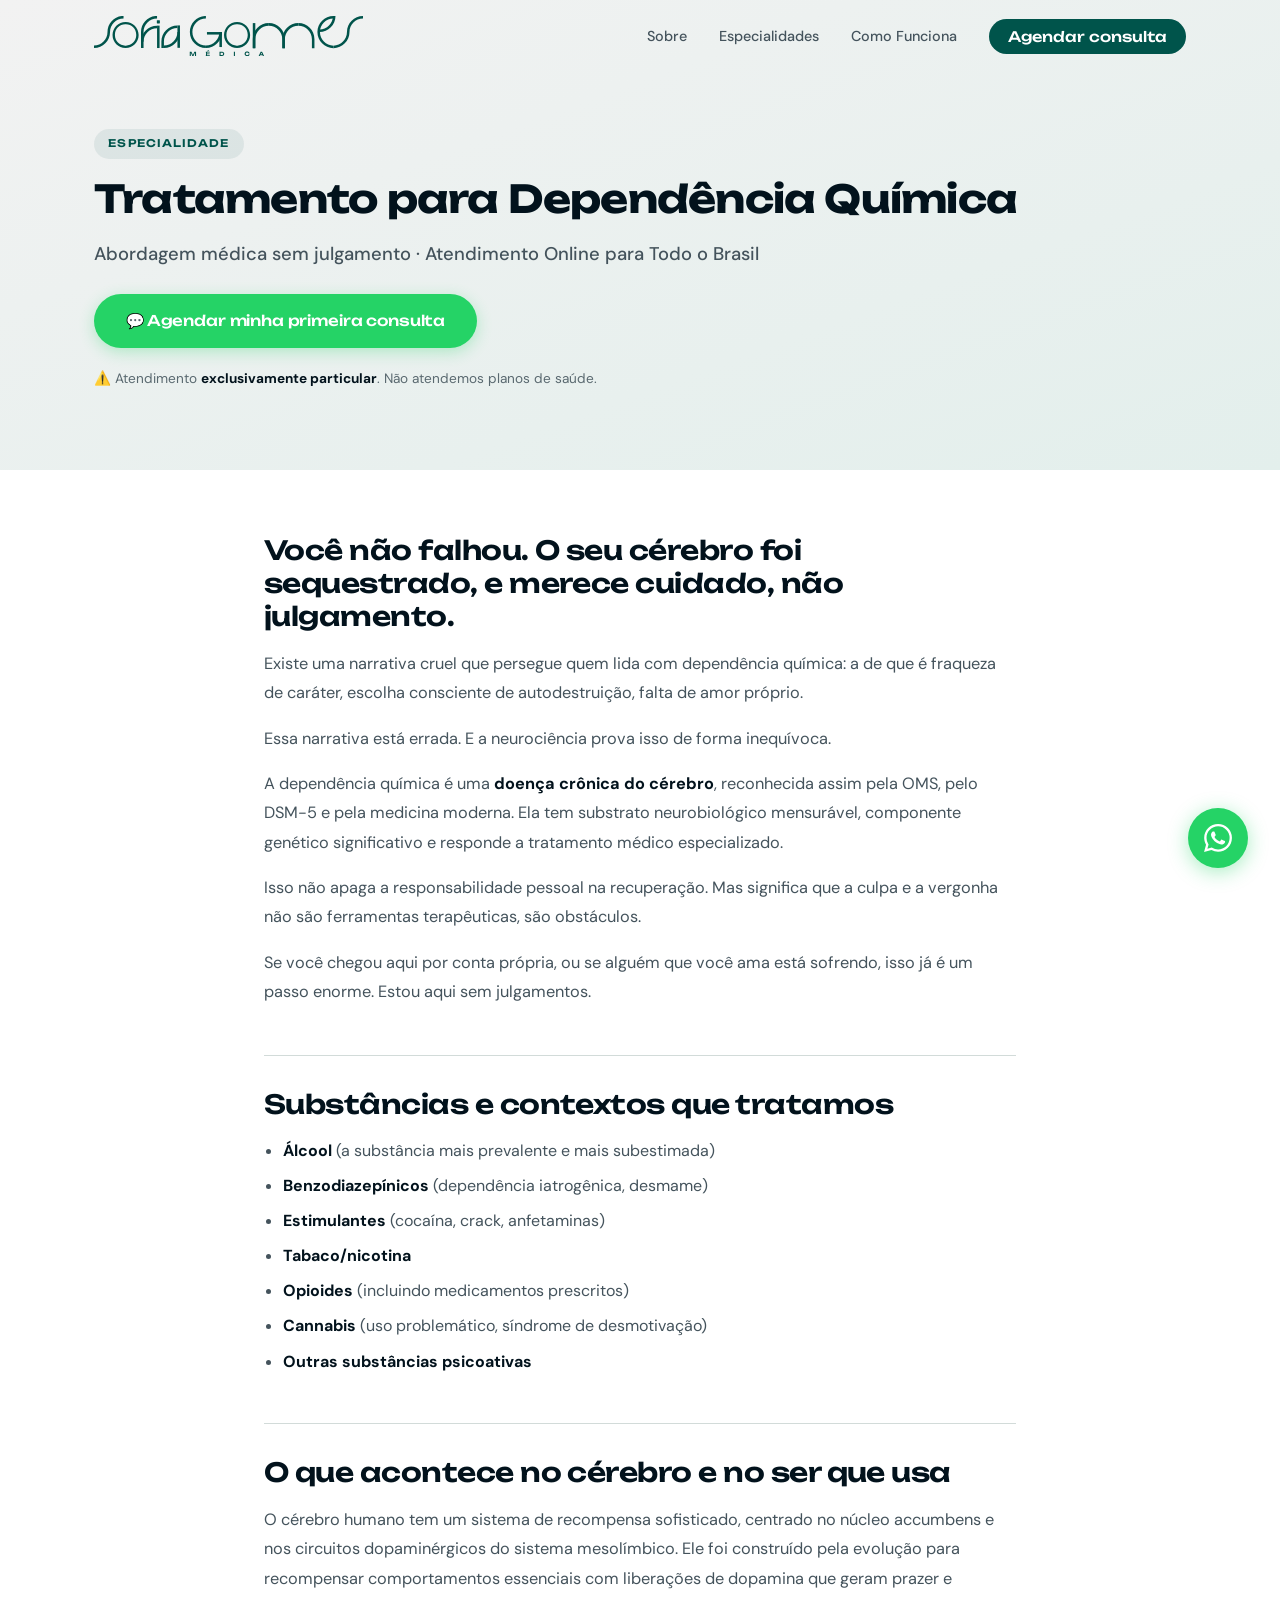
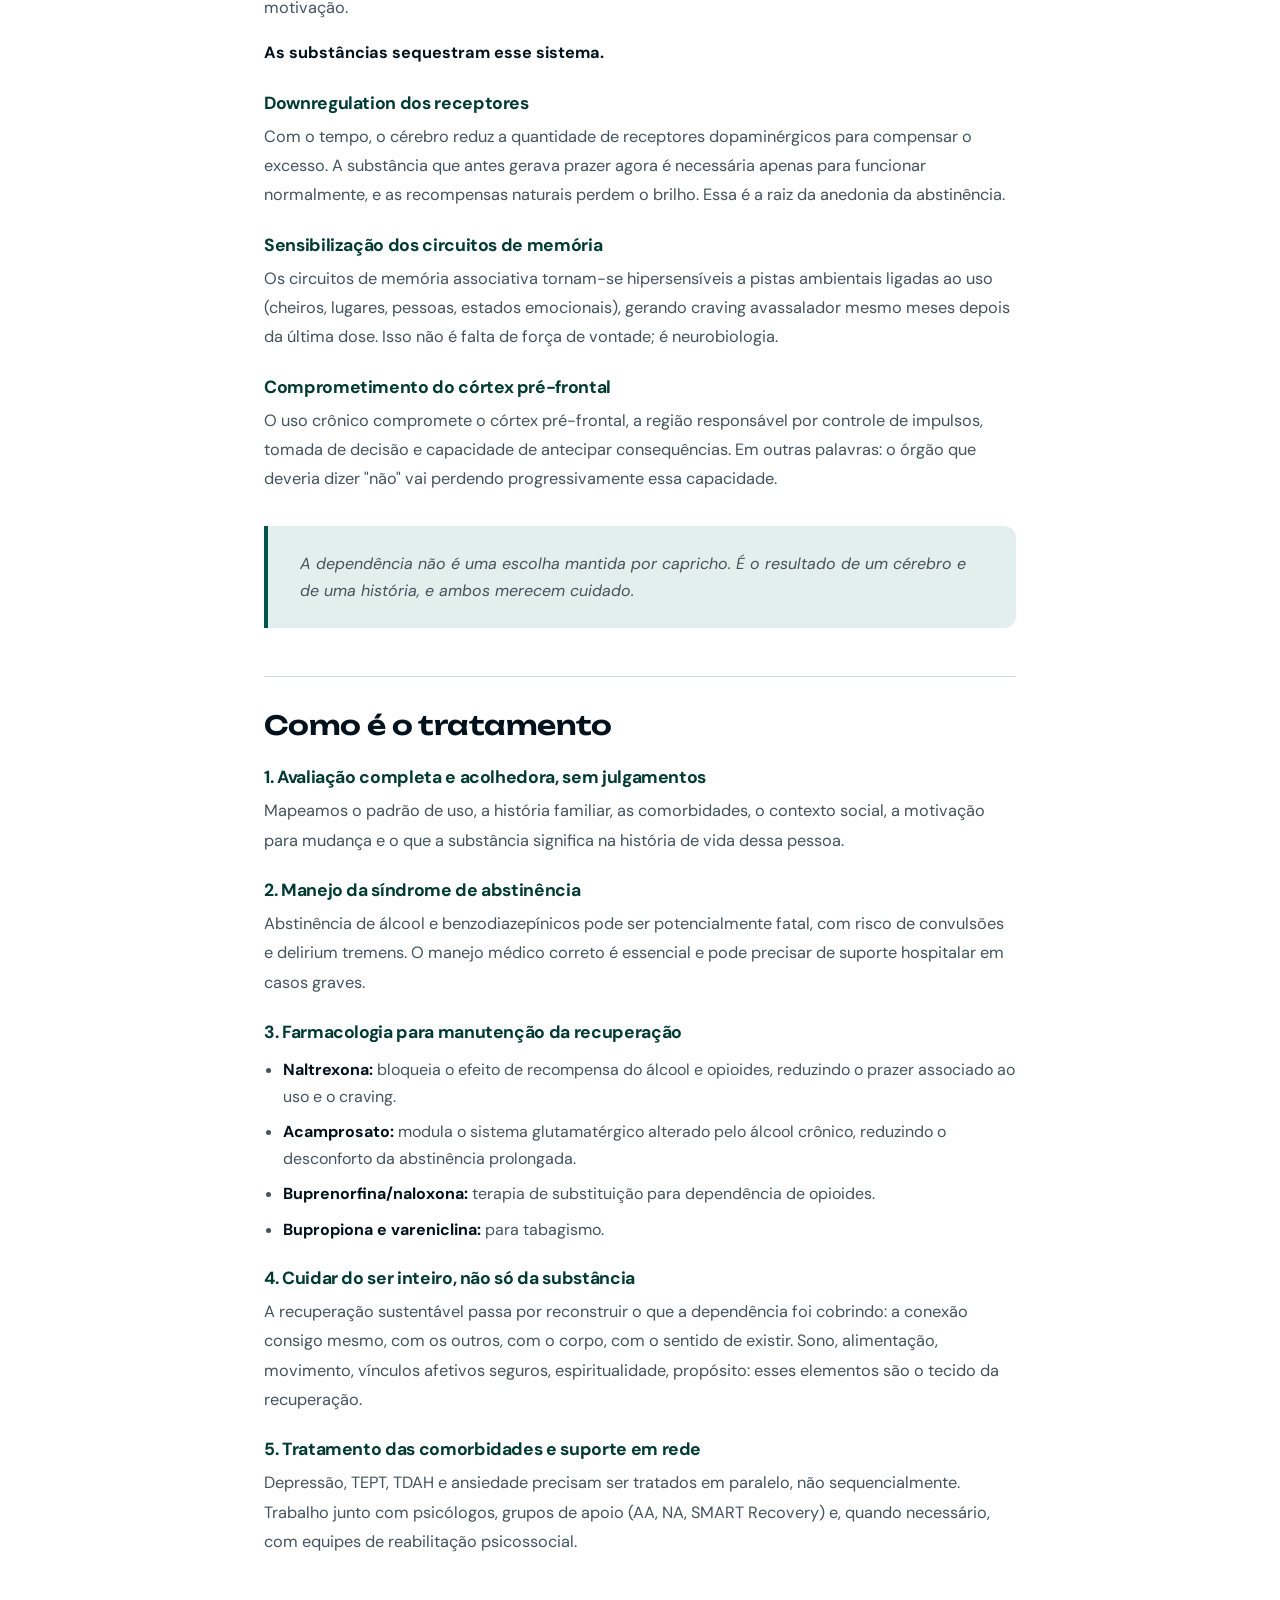
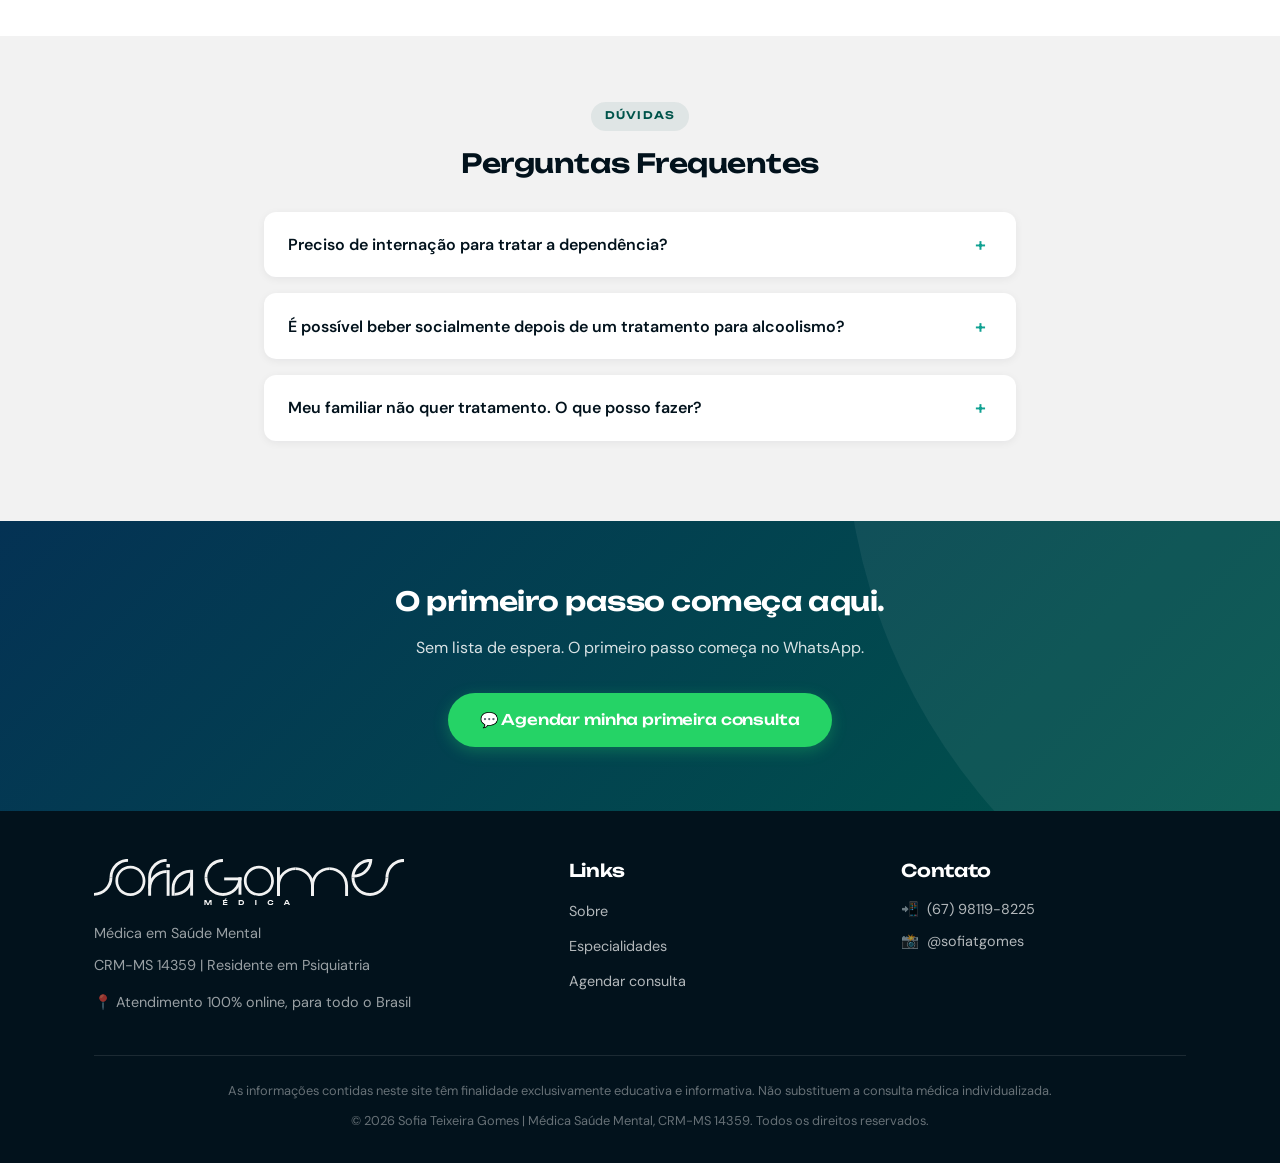
<file: especialidades/dependencia-quimica.html>
<!DOCTYPE html>
<html lang="pt-BR">
<head>
  <!-- Google Tag Manager -->
  <script>(function(w,d,s,l,i){w[l]=w[l]||[];w[l].push({'gtm.start':
  new Date().getTime(),event:'gtm.js'});var f=d.getElementsByTagName(s)[0],
  j=d.createElement(s),dl=l!='dataLayer'?'&l='+l:'';j.async=true;j.src=
  'https://www.googletagmanager.com/gtm.js?id='+i+dl;f.parentNode.insertBefore(j,f);
  })(window,document,'script','dataLayer','GTM-K9NW34VG');</script>
  <!-- End Google Tag Manager -->

  <!-- Google tag (gtag.js), Google Ads -->
  <script async src="https://www.googletagmanager.com/gtag/js?id=AW-11124369234"></script>
  <script>
    window.dataLayer = window.dataLayer || [];
    function gtag(){dataLayer.push(arguments);}
    gtag('js', new Date());
    gtag('config', 'AW-11124369234');
  </script>
  <!-- End Google tag -->
  <meta charset="UTF-8">
  <meta name="viewport" content="width=device-width, initial-scale=1.0">
  <meta name="theme-color" content="#00544B">
  <link rel="icon" href="/img/favicon.svg" type="image/svg+xml">
  <link rel="icon" href="/img/favicon-48.png" type="image/png" sizes="48x48">
  <link rel="apple-touch-icon" href="/img/apple-touch-icon.png">
  <title>Tratamento para Dependência Química | Sofia Teixeira Gomes</title>
  <meta name="description" content="Tratamento para Dependência Química com atendimento online para todo o Brasil. Sofia Teixeira Gomes, médica em saúde mental com residência em Psiquiatria. Abordagem médica sem julgamento, com cuidado integral. Agende pelo WhatsApp.">
  <link rel="canonical" href="https://www.sofiateixeiragomes.com.br/especialidades/dependencia-quimica.html">
  <meta property="og:title" content="Tratamento para Dependência Química | Sofia Teixeira Gomes">
  <meta property="og:description" content="Tratamento para Dependência Química com atendimento online para todo o Brasil. Sofia Teixeira Gomes, médica em saúde mental com residência em Psiquiatria. Abordagem médica sem julgamento, com cuidado integral. Agende pelo WhatsApp.">
  <meta property="og:type" content="website">
  <meta property="og:url" content="https://www.sofiateixeiragomes.com.br/especialidades/dependencia-quimica.html">
  <meta property="og:image" content="https://www.sofiateixeiragomes.com.br/img/sofia-principal.jpg">
  <meta property="og:locale" content="pt_BR">
  <link rel="preconnect" href="https://fonts.googleapis.com">
  <link rel="preconnect" href="https://fonts.gstatic.com" crossorigin>
  <link href="https://fonts.googleapis.com/css2?family=Unbounded:wght@400;500;600;700&family=DM+Sans:wght@400;500;600;700&display=swap" rel="stylesheet">
  <link rel="stylesheet" href="../css/style.css">
</head>
<body>
  <!-- Google Tag Manager (noscript) -->
  <noscript><iframe src="https://www.googletagmanager.com/ns.html?id=GTM-K9NW34VG"
  height="0" width="0" style="display:none;visibility:hidden"></iframe></noscript>
  <!-- End Google Tag Manager (noscript) -->

  <nav class="navbar scrolled">
    <div class="container">
      <a href="../index.html" class="navbar-brand">
        <img src="../img/logo-horizontal-verde.svg" alt="Sofia Gomes — Médica" class="navbar-logo" width="1280" height="190">
      </a>
      <ul class="nav-links">
        <li><a href="../index.html#sobre">Sobre</a></li>
        <li><a href="../index.html#especialidades">Especialidades</a></li>
        <li><a href="../index.html#como-funciona">Como Funciona</a></li>
        <li><a href="https://wa.me/5567981198225?text=Ol%C3%A1!%20Vim%20pela%20p%C3%A1gina%20sobre%20Depend%C3%AAncia%20Qu%C3%ADmica%20no%20site%20e%20gostaria%20de%20agendar%20uma%20primeira%20consulta." class="nav-cta" target="_blank">Agendar consulta</a></li>
      </ul>
      <button class="hamburger" aria-label="Menu"><span></span><span></span><span></span></button>
    </div>
  </nav>

  <div class="mobile-nav">
    <a href="../index.html">Início</a>
    <a href="../index.html#sobre">Sobre</a>
    <a href="../index.html#especialidades">Especialidades</a>
    <a href="https://wa.me/5567981198225?text=Ol%C3%A1!%20Vim%20pela%20p%C3%A1gina%20sobre%20Depend%C3%AAncia%20Qu%C3%ADmica%20no%20site%20e%20gostaria%20de%20agendar%20uma%20primeira%20consulta." target="_blank">Agendar consulta</a>
  </div>

  <section class="specialty-hero">
    <div class="container">
      <span class="section-badge">Especialidade</span>
      <h1>Tratamento para Dependência Química</h1>
      <p class="hero-subtitle">Abordagem médica sem julgamento · Atendimento Online para Todo o Brasil</p>
      <div style="margin-top: 1.5rem;">
        <a href="https://wa.me/5567981198225?text=Ol%C3%A1!%20Vim%20pela%20p%C3%A1gina%20sobre%20Depend%C3%AAncia%20Qu%C3%ADmica%20no%20site%20e%20gostaria%20de%20agendar%20uma%20primeira%20consulta." class="btn btn-primary" target="_blank">💬 Agendar minha primeira consulta</a>
      </div>
      <p class="hero-private-notice" style="margin-top: 1.2rem;">⚠️ Atendimento <strong>exclusivamente particular</strong>. Não atendemos planos de saúde.</p>
    </div>
  </section>

  <section class="specialty-content">
    <div class="container">
      <h2>Você não falhou. O seu cérebro foi sequestrado, e merece cuidado, não julgamento.</h2>
      <p>Existe uma narrativa cruel que persegue quem lida com dependência química: a de que é fraqueza de caráter, escolha consciente de autodestruição, falta de amor próprio.</p>
      <p>Essa narrativa está errada. E a neurociência prova isso de forma inequívoca.</p>
      <p>A dependência química é uma <strong>doença crônica do cérebro</strong>, reconhecida assim pela OMS, pelo DSM-5 e pela medicina moderna. Ela tem substrato neurobiológico mensurável, componente genético significativo e responde a tratamento médico especializado.</p>
      <p>Isso não apaga a responsabilidade pessoal na recuperação. Mas significa que a culpa e a vergonha não são ferramentas terapêuticas, são obstáculos.</p>
      <p>Se você chegou aqui por conta própria, ou se alguém que você ama está sofrendo, isso já é um passo enorme. Estou aqui sem julgamentos.</p>

      <h2>Substâncias e contextos que tratamos</h2>
      <ul>
        <li><strong>Álcool</strong> (a substância mais prevalente e mais subestimada)</li>
        <li><strong>Benzodiazepínicos</strong> (dependência iatrogênica, desmame)</li>
        <li><strong>Estimulantes</strong> (cocaína, crack, anfetaminas)</li>
        <li><strong>Tabaco/nicotina</strong></li>
        <li><strong>Opioides</strong> (incluindo medicamentos prescritos)</li>
        <li><strong>Cannabis</strong> (uso problemático, síndrome de desmotivação)</li>
        <li><strong>Outras substâncias psicoativas</strong></li>
      </ul>

      <h2>O que acontece no cérebro e no ser que usa</h2>
      <p>O cérebro humano tem um sistema de recompensa sofisticado, centrado no núcleo accumbens e nos circuitos dopaminérgicos do sistema mesolímbico. Ele foi construído pela evolução para recompensar comportamentos essenciais com liberações de dopamina que geram prazer e motivação.</p>
      <p><strong>As substâncias sequestram esse sistema.</strong></p>

      <h3>Downregulation dos receptores</h3>
      <p>Com o tempo, o cérebro reduz a quantidade de receptores dopaminérgicos para compensar o excesso. A substância que antes gerava prazer agora é necessária apenas para funcionar normalmente, e as recompensas naturais perdem o brilho. Essa é a raiz da anedonia da abstinência.</p>

      <h3>Sensibilização dos circuitos de memória</h3>
      <p>Os circuitos de memória associativa tornam-se hipersensíveis a pistas ambientais ligadas ao uso (cheiros, lugares, pessoas, estados emocionais), gerando craving avassalador mesmo meses depois da última dose. Isso não é falta de força de vontade; é neurobiologia.</p>

      <h3>Comprometimento do córtex pré-frontal</h3>
      <p>O uso crônico compromete o córtex pré-frontal, a região responsável por controle de impulsos, tomada de decisão e capacidade de antecipar consequências. Em outras palavras: o órgão que deveria dizer "não" vai perdendo progressivamente essa capacidade.</p>

      <div class="content-highlight">
        A dependência não é uma escolha mantida por capricho. É o resultado de um cérebro e de uma história, e ambos merecem cuidado.
      </div>

      <h2>Como é o tratamento</h2>

      <h3>1. Avaliação completa e acolhedora, sem julgamentos</h3>
      <p>Mapeamos o padrão de uso, a história familiar, as comorbidades, o contexto social, a motivação para mudança e o que a substância significa na história de vida dessa pessoa.</p>

      <h3>2. Manejo da síndrome de abstinência</h3>
      <p>Abstinência de álcool e benzodiazepínicos pode ser potencialmente fatal, com risco de convulsões e delirium tremens. O manejo médico correto é essencial e pode precisar de suporte hospitalar em casos graves.</p>

      <h3>3. Farmacologia para manutenção da recuperação</h3>
      <ul>
        <li><strong>Naltrexona:</strong> bloqueia o efeito de recompensa do álcool e opioides, reduzindo o prazer associado ao uso e o craving.</li>
        <li><strong>Acamprosato:</strong> modula o sistema glutamatérgico alterado pelo álcool crônico, reduzindo o desconforto da abstinência prolongada.</li>
        <li><strong>Buprenorfina/naloxona:</strong> terapia de substituição para dependência de opioides.</li>
        <li><strong>Bupropiona e vareniclina:</strong> para tabagismo.</li>
      </ul>

      <h3>4. Cuidar do ser inteiro, não só da substância</h3>
      <p>A recuperação sustentável passa por reconstruir o que a dependência foi cobrindo: a conexão consigo mesmo, com os outros, com o corpo, com o sentido de existir. Sono, alimentação, movimento, vínculos afetivos seguros, espiritualidade, propósito: esses elementos são o tecido da recuperação.</p>

      <h3>5. Tratamento das comorbidades e suporte em rede</h3>
      <p>Depressão, TEPT, TDAH e ansiedade precisam ser tratados em paralelo, não sequencialmente. Trabalho junto com psicólogos, grupos de apoio (AA, NA, SMART Recovery) e, quando necessário, com equipes de reabilitação psicossocial.</p>
    </div>
  </section>

  <section class="faq">
    <div class="container">
      <div class="text-center" style="margin-bottom: 2rem;">
        <span class="section-badge">Dúvidas</span>
        <h2 class="section-title">Perguntas Frequentes</h2>
      </div>

      <div class="faq-item">
        <button class="faq-question">Preciso de internação para tratar a dependência?<span class="faq-icon">+</span></button>
        <div class="faq-answer"><div class="faq-answer-inner">Não necessariamente. A indicação de internação depende da gravidade, do risco da abstinência, das comorbidades e do suporte social disponível. Muitos pacientes são tratados com sucesso em regime ambulatorial. Internação forçada, sem consentimento, raramente produz resultados sustentados, a motivação interna é o que sustenta a recuperação a longo prazo.</div></div>
      </div>

      <div class="faq-item">
        <button class="faq-question">É possível beber socialmente depois de um tratamento para alcoolismo?<span class="faq-icon">+</span></button>
        <div class="faq-answer"><div class="faq-answer-inner">Para a maioria dos pacientes com diagnóstico de Transtorno por Uso de Álcool moderado a grave, a abstinência total é o objetivo mais seguro e sustentável. O cérebro que desenvolveu dependência ao álcool guarda uma memória neurobiológica que pode ser reativada mesmo por doses pequenas. Essa é uma conversa importante e honesta que fazemos juntos na consulta.</div></div>
      </div>

      <div class="faq-item">
        <button class="faq-question">Meu familiar não quer tratamento. O que posso fazer?<span class="faq-icon">+</span></button>
        <div class="faq-answer"><div class="faq-answer-inner">Não é possível forçar a recuperação de ninguém. Mas é possível aprender a criar condições que facilitem a abertura para mudança, sem punição, sem superproteção, sem cobranças que afastam. Abordagens como o CRAFT ensinam familiares a fazer isso de forma baseada em evidências. E você também precisa de cuidado nesse processo.</div></div>
      </div>
    </div>
  </section>

  <section class="cta-section">
    <div class="container">
      <h2>O primeiro passo começa aqui.</h2>
      <p>Sem lista de espera. O primeiro passo começa no WhatsApp.</p>
      <a href="https://wa.me/5567981198225?text=Ol%C3%A1!%20Vim%20pela%20p%C3%A1gina%20sobre%20Depend%C3%AAncia%20Qu%C3%ADmica%20no%20site%20e%20gostaria%20de%20agendar%20uma%20primeira%20consulta." class="btn btn-primary" target="_blank">💬 Agendar minha primeira consulta</a>
    </div>
  </section>

  <footer class="footer">
    <div class="container">
      <div class="footer-grid">
        <div>
          <img src="../img/logo-horizontal-branco.svg" alt="Sofia Gomes — Médica" class="footer-logo" width="1280" height="190" loading="lazy">
          <p>Médica em Saúde Mental</p>
          <p>CRM-MS 14359 | Residente em Psiquiatria</p>
          <p style="margin-top: 0.8rem;">📍 Atendimento 100% online, para todo o Brasil</p>
        </div>
        <div>
          <h4>Links</h4>
          <ul class="footer-links">
            <li><a href="../index.html#sobre">Sobre</a></li>
            <li><a href="../index.html#especialidades">Especialidades</a></li>
            <li><a href="https://wa.me/5567981198225?text=Ol%C3%A1!%20Vim%20pela%20p%C3%A1gina%20sobre%20Depend%C3%AAncia%20Qu%C3%ADmica%20no%20site%20e%20gostaria%20de%20agendar%20uma%20primeira%20consulta." target="_blank">Agendar consulta</a></li>
          </ul>
        </div>
        <div class="footer-contact">
          <h4>Contato</h4>
          <p>📲 <a href="https://wa.me/5567981198225?text=Ol%C3%A1!%20Vim%20pela%20p%C3%A1gina%20sobre%20Depend%C3%AAncia%20Qu%C3%ADmica%20no%20site%20e%20gostaria%20de%20agendar%20uma%20primeira%20consulta." target="_blank">(67) 98119-8225</a></p>
          <p>📸 <a href="https://www.instagram.com/sofiatgomes/" target="_blank">@sofiatgomes</a></p>
        </div>
      </div>
      <div class="footer-bottom">
        <p>As informações contidas neste site têm finalidade exclusivamente educativa e informativa. Não substituem a consulta médica individualizada.</p>
        <p style="margin-top: 0.5rem;">© 2026 Sofia Teixeira Gomes | Médica Saúde Mental, CRM-MS 14359. Todos os direitos reservados.</p>
      </div>
    </div>
  </footer>

  <a href="https://wa.me/5567981198225?text=Ol%C3%A1!%20Vim%20pela%20p%C3%A1gina%20sobre%20Depend%C3%AAncia%20Qu%C3%ADmica%20no%20site%20e%20gostaria%20de%20agendar%20uma%20primeira%20consulta." class="whatsapp-float" target="_blank" aria-label="WhatsApp">
    <svg width="28" height="28" viewBox="0 0 24 24" fill="currentColor"><path d="M17.472 14.382c-.297-.149-1.758-.867-2.03-.967-.273-.099-.471-.148-.67.15-.197.297-.767.966-.94 1.164-.173.199-.347.223-.644.075-.297-.15-1.255-.463-2.39-1.475-.883-.788-1.48-1.761-1.653-2.059-.173-.297-.018-.458.13-.606.134-.133.298-.347.446-.52.149-.174.198-.298.298-.497.099-.198.05-.371-.025-.52-.075-.149-.669-1.612-.916-2.207-.242-.579-.487-.5-.669-.51-.173-.008-.371-.01-.57-.01-.198 0-.52.074-.792.372-.272.297-1.04 1.016-1.04 2.479 0 1.462 1.065 2.875 1.213 3.074.149.198 2.096 3.2 5.077 4.487.709.306 1.262.489 1.694.625.712.227 1.36.195 1.871.118.571-.085 1.758-.719 2.006-1.413.248-.694.248-1.289.173-1.413-.074-.124-.272-.198-.57-.347m-5.421 7.403h-.004a9.87 9.87 0 01-5.031-1.378l-.361-.214-3.741.982.998-3.648-.235-.374a9.86 9.86 0 01-1.51-5.26c.001-5.45 4.436-9.884 9.888-9.884 2.64 0 5.122 1.03 6.988 2.898a9.825 9.825 0 012.893 6.994c-.003 5.45-4.437 9.884-9.885 9.884m8.413-18.297A11.815 11.815 0 0012.05 0C5.495 0 .16 5.335.157 11.892c0 2.096.547 4.142 1.588 5.945L.057 24l6.305-1.654a11.882 11.882 0 005.683 1.448h.005c6.554 0 11.89-5.335 11.893-11.893a11.821 11.821 0 00-3.48-8.413z"/></svg>
  </a>

  <script src="../js/main.js"></script>
</body>
</html>
</file>
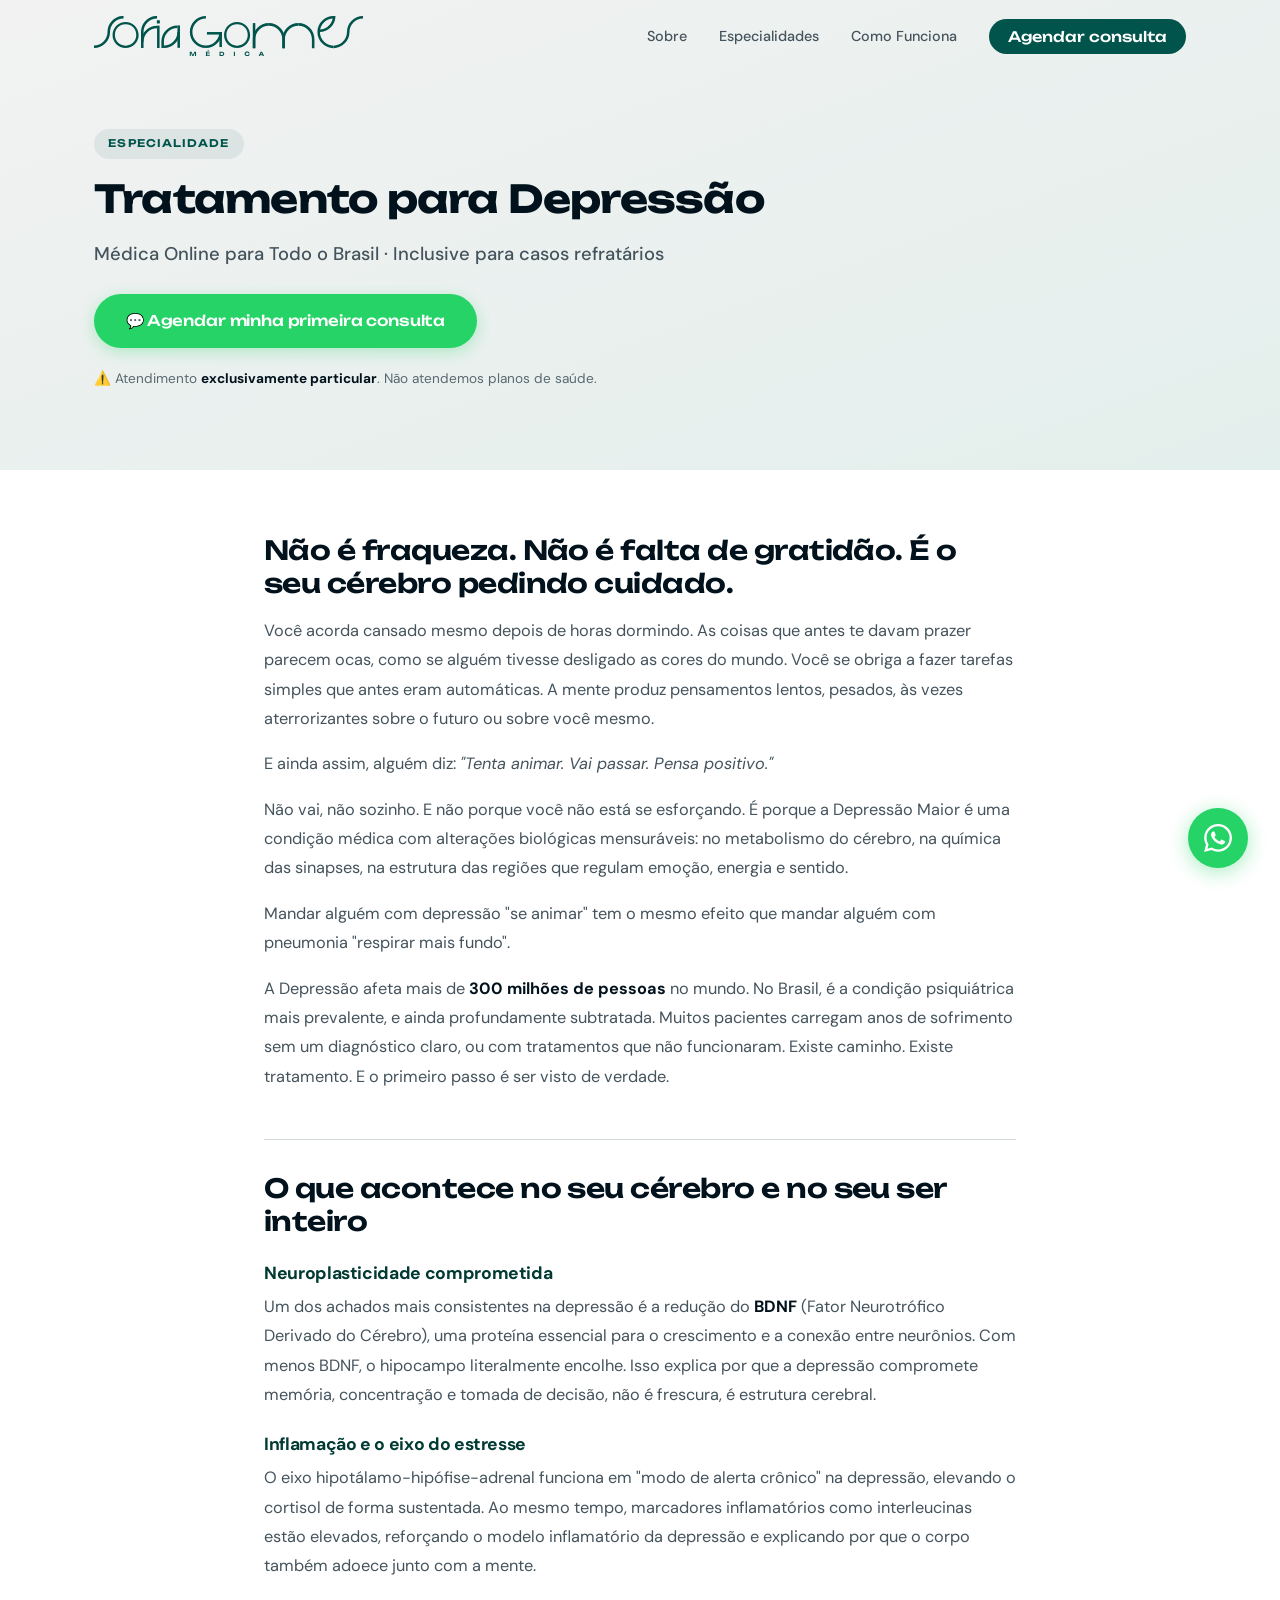
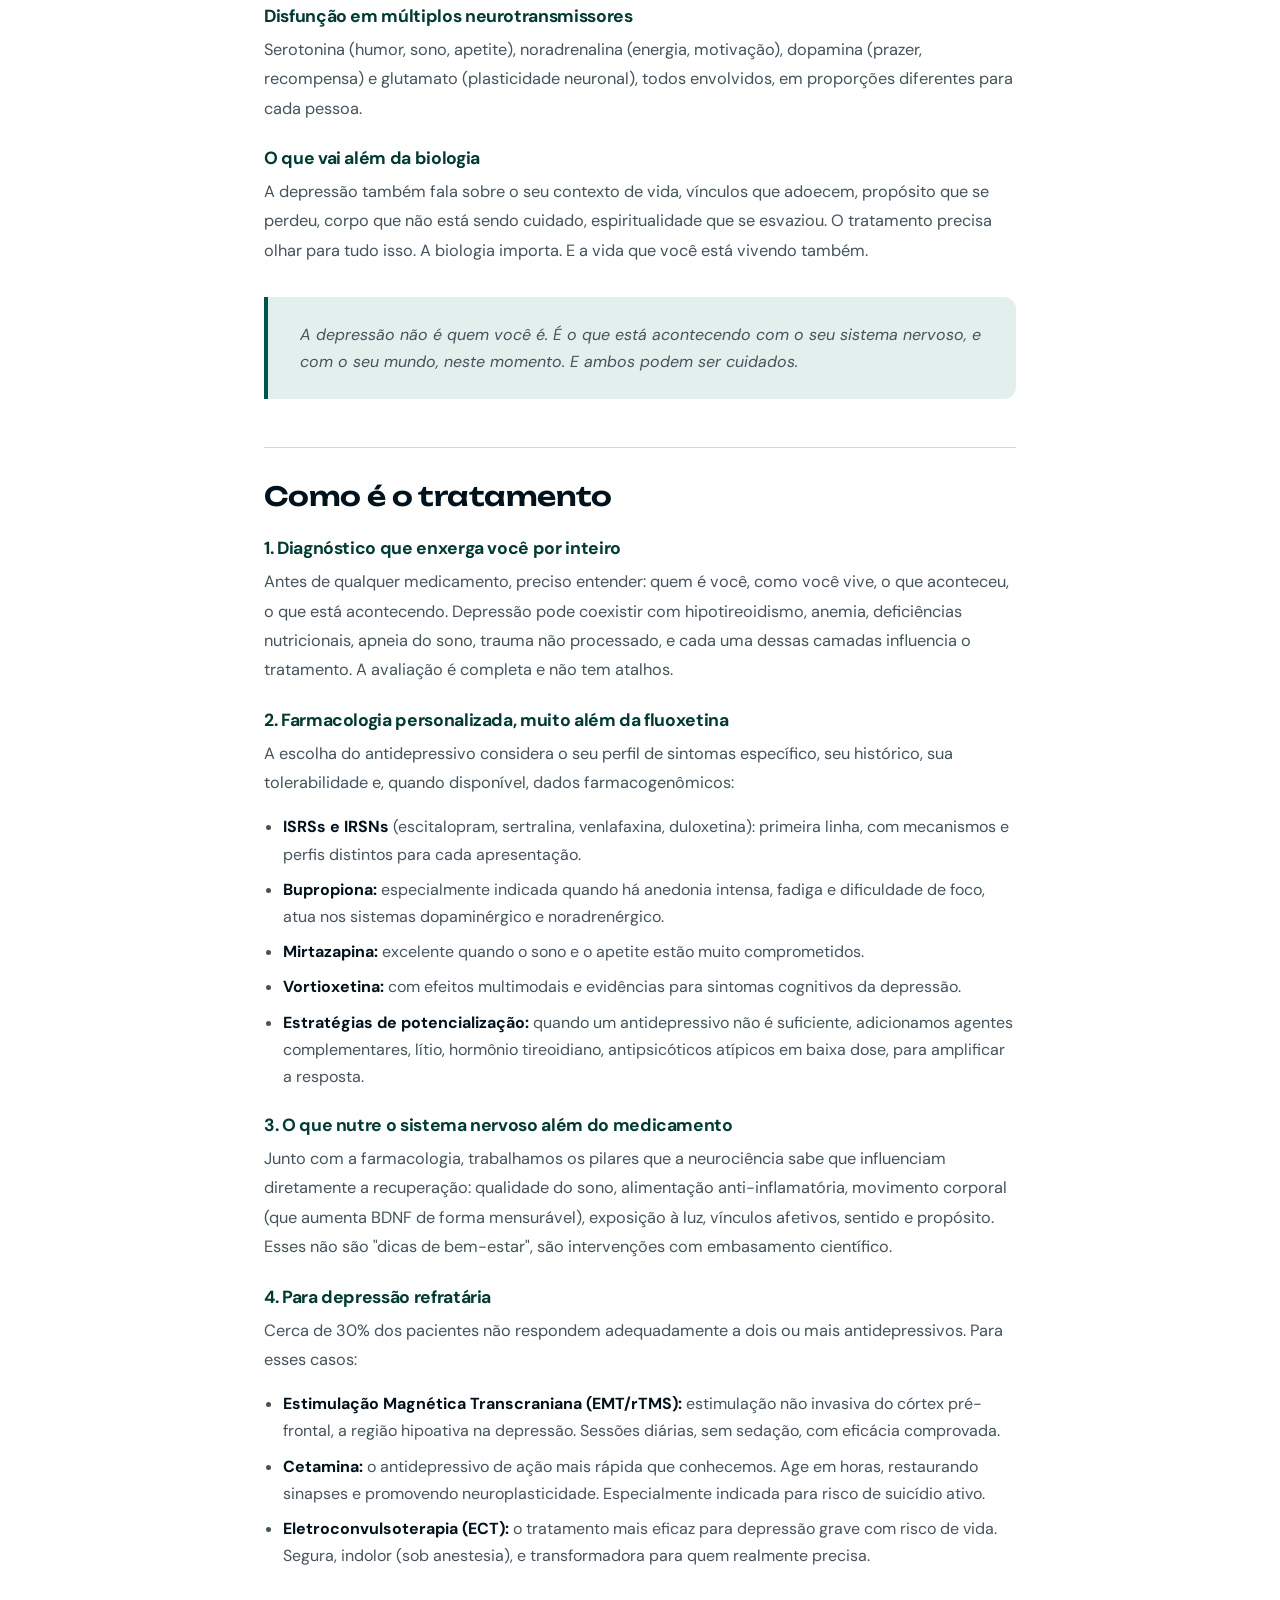
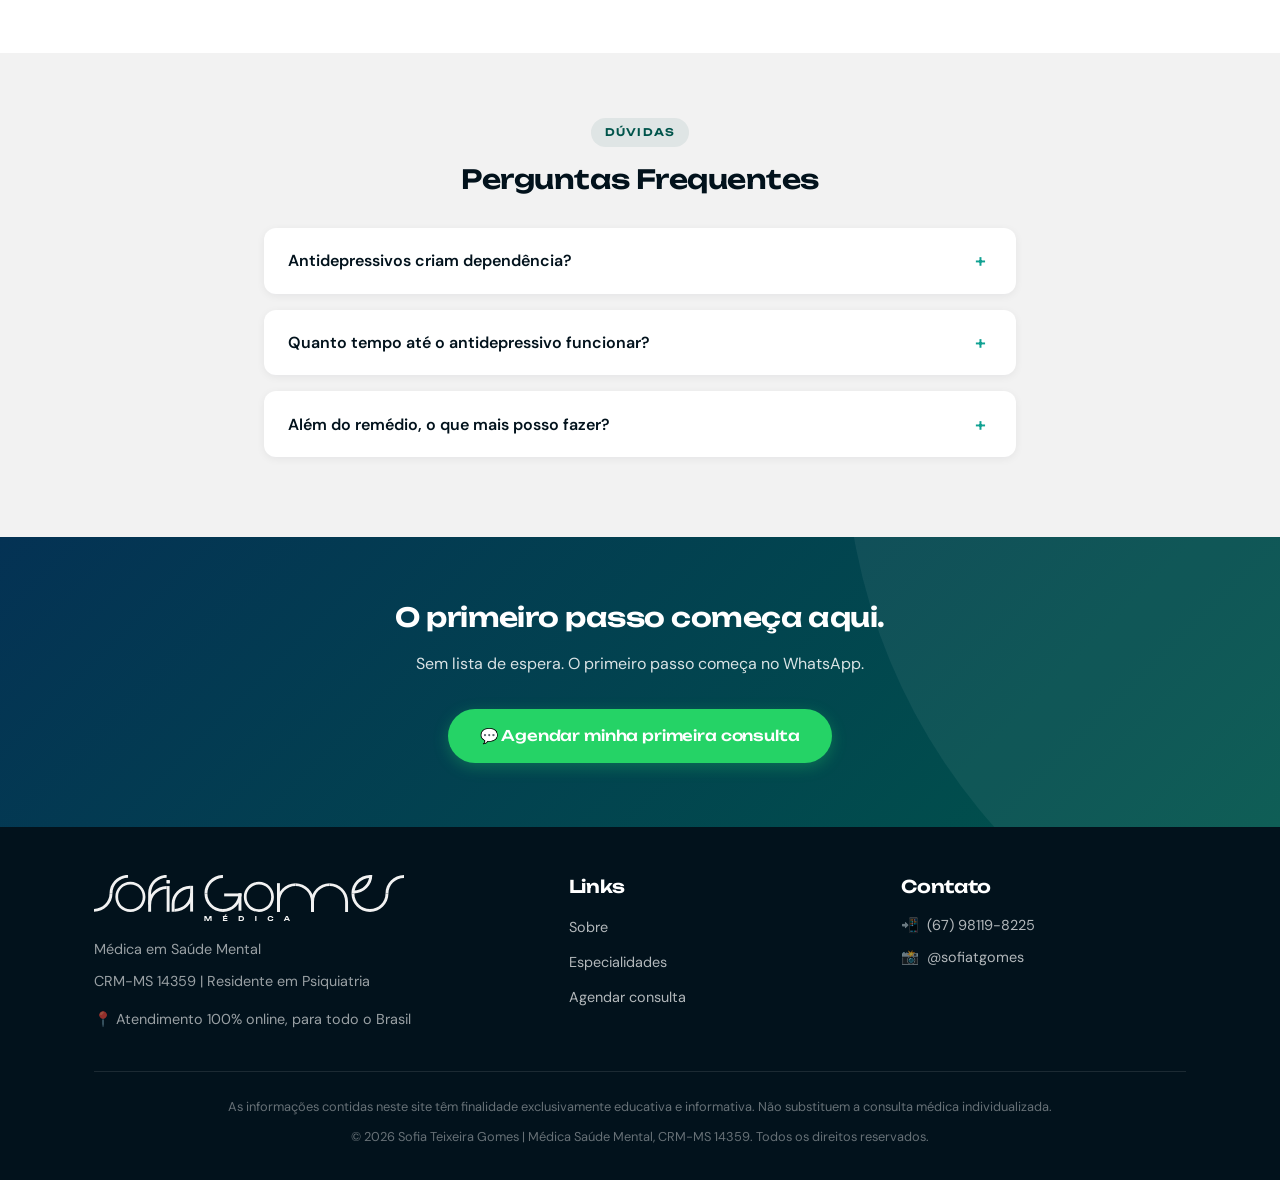
<file: especialidades/depressao.html>
<!DOCTYPE html>
<html lang="pt-BR">
<head>
  <!-- Google Tag Manager -->
  <script>(function(w,d,s,l,i){w[l]=w[l]||[];w[l].push({'gtm.start':
  new Date().getTime(),event:'gtm.js'});var f=d.getElementsByTagName(s)[0],
  j=d.createElement(s),dl=l!='dataLayer'?'&l='+l:'';j.async=true;j.src=
  'https://www.googletagmanager.com/gtm.js?id='+i+dl;f.parentNode.insertBefore(j,f);
  })(window,document,'script','dataLayer','GTM-K9NW34VG');</script>
  <!-- End Google Tag Manager -->

  <!-- Google tag (gtag.js), Google Ads -->
  <script async src="https://www.googletagmanager.com/gtag/js?id=AW-11124369234"></script>
  <script>
    window.dataLayer = window.dataLayer || [];
    function gtag(){dataLayer.push(arguments);}
    gtag('js', new Date());
    gtag('config', 'AW-11124369234');
  </script>
  <!-- End Google tag -->
  <meta charset="UTF-8">
  <meta name="viewport" content="width=device-width, initial-scale=1.0">
  <meta name="theme-color" content="#00544B">
  <link rel="icon" href="/img/favicon.svg" type="image/svg+xml">
  <link rel="icon" href="/img/favicon-48.png" type="image/png" sizes="48x48">
  <link rel="apple-touch-icon" href="/img/apple-touch-icon.png">
  <title>Tratamento para Depressão | Sofia Teixeira Gomes</title>
  <meta name="description" content="Tratamento para Depressão com atendimento online para todo o Brasil. Sofia Teixeira Gomes, médica em saúde mental com residência em Psiquiatria. Abordagem neurobiológica e integral, inclusive para casos refratários. Agende pelo WhatsApp.">
  <link rel="canonical" href="https://www.sofiateixeiragomes.com.br/especialidades/depressao.html">
  <meta property="og:title" content="Tratamento para Depressão | Sofia Teixeira Gomes">
  <meta property="og:description" content="Tratamento para Depressão com atendimento online para todo o Brasil. Sofia Teixeira Gomes, médica em saúde mental com residência em Psiquiatria. Abordagem neurobiológica e integral, inclusive para casos refratários. Agende pelo WhatsApp.">
  <meta property="og:type" content="website">
  <meta property="og:url" content="https://www.sofiateixeiragomes.com.br/especialidades/depressao.html">
  <meta property="og:image" content="https://www.sofiateixeiragomes.com.br/img/sofia-principal.jpg">
  <meta property="og:locale" content="pt_BR">
  <link rel="preconnect" href="https://fonts.googleapis.com">
  <link rel="preconnect" href="https://fonts.gstatic.com" crossorigin>
  <link href="https://fonts.googleapis.com/css2?family=Unbounded:wght@400;500;600;700&family=DM+Sans:wght@400;500;600;700&display=swap" rel="stylesheet">
  <link rel="stylesheet" href="../css/style.css">
</head>
<body>
  <!-- Google Tag Manager (noscript) -->
  <noscript><iframe src="https://www.googletagmanager.com/ns.html?id=GTM-K9NW34VG"
  height="0" width="0" style="display:none;visibility:hidden"></iframe></noscript>
  <!-- End Google Tag Manager (noscript) -->

  <nav class="navbar scrolled">
    <div class="container">
      <a href="../index.html" class="navbar-brand">
        <img src="../img/logo-horizontal-verde.svg" alt="Sofia Gomes — Médica" class="navbar-logo" width="1280" height="190">
      </a>
      <ul class="nav-links">
        <li><a href="../index.html#sobre">Sobre</a></li>
        <li><a href="../index.html#especialidades">Especialidades</a></li>
        <li><a href="../index.html#como-funciona">Como Funciona</a></li>
        <li><a href="https://wa.me/5567981198225?text=Ol%C3%A1!%20Vim%20pela%20p%C3%A1gina%20sobre%20Depress%C3%A3o%20no%20site%20e%20gostaria%20de%20agendar%20uma%20primeira%20consulta." class="nav-cta" target="_blank">Agendar consulta</a></li>
      </ul>
      <button class="hamburger" aria-label="Menu"><span></span><span></span><span></span></button>
    </div>
  </nav>

  <div class="mobile-nav">
    <a href="../index.html">Início</a>
    <a href="../index.html#sobre">Sobre</a>
    <a href="../index.html#especialidades">Especialidades</a>
    <a href="https://wa.me/5567981198225?text=Ol%C3%A1!%20Vim%20pela%20p%C3%A1gina%20sobre%20Depress%C3%A3o%20no%20site%20e%20gostaria%20de%20agendar%20uma%20primeira%20consulta." target="_blank">Agendar consulta</a>
  </div>

  <section class="specialty-hero">
    <div class="container">
      <span class="section-badge">Especialidade</span>
      <h1>Tratamento para Depressão</h1>
      <p class="hero-subtitle">Médica Online para Todo o Brasil · Inclusive para casos refratários</p>
      <div style="margin-top: 1.5rem;">
        <a href="https://wa.me/5567981198225?text=Ol%C3%A1!%20Vim%20pela%20p%C3%A1gina%20sobre%20Depress%C3%A3o%20no%20site%20e%20gostaria%20de%20agendar%20uma%20primeira%20consulta." class="btn btn-primary" target="_blank">💬 Agendar minha primeira consulta</a>
      </div>
      <p class="hero-private-notice" style="margin-top: 1.2rem;">⚠️ Atendimento <strong>exclusivamente particular</strong>. Não atendemos planos de saúde.</p>
    </div>
  </section>

  <section class="specialty-content">
    <div class="container">
      <h2>Não é fraqueza. Não é falta de gratidão. É o seu cérebro pedindo cuidado.</h2>
      <p>Você acorda cansado mesmo depois de horas dormindo. As coisas que antes te davam prazer parecem ocas, como se alguém tivesse desligado as cores do mundo. Você se obriga a fazer tarefas simples que antes eram automáticas. A mente produz pensamentos lentos, pesados, às vezes aterrorizantes sobre o futuro ou sobre você mesmo.</p>
      <p>E ainda assim, alguém diz: <em>"Tenta animar. Vai passar. Pensa positivo."</em></p>
      <p>Não vai, não sozinho. E não porque você não está se esforçando. É porque a Depressão Maior é uma condição médica com alterações biológicas mensuráveis: no metabolismo do cérebro, na química das sinapses, na estrutura das regiões que regulam emoção, energia e sentido.</p>
      <p>Mandar alguém com depressão "se animar" tem o mesmo efeito que mandar alguém com pneumonia "respirar mais fundo".</p>
      <p>A Depressão afeta mais de <strong>300 milhões de pessoas</strong> no mundo. No Brasil, é a condição psiquiátrica mais prevalente, e ainda profundamente subtratada. Muitos pacientes carregam anos de sofrimento sem um diagnóstico claro, ou com tratamentos que não funcionaram. Existe caminho. Existe tratamento. E o primeiro passo é ser visto de verdade.</p>

      <h2>O que acontece no seu cérebro e no seu ser inteiro</h2>

      <h3>Neuroplasticidade comprometida</h3>
      <p>Um dos achados mais consistentes na depressão é a redução do <strong>BDNF</strong> (Fator Neurotrófico Derivado do Cérebro), uma proteína essencial para o crescimento e a conexão entre neurônios. Com menos BDNF, o hipocampo literalmente encolhe. Isso explica por que a depressão compromete memória, concentração e tomada de decisão, não é frescura, é estrutura cerebral.</p>

      <h3>Inflamação e o eixo do estresse</h3>
      <p>O eixo hipotálamo-hipófise-adrenal funciona em "modo de alerta crônico" na depressão, elevando o cortisol de forma sustentada. Ao mesmo tempo, marcadores inflamatórios como interleucinas estão elevados, reforçando o modelo inflamatório da depressão e explicando por que o corpo também adoece junto com a mente.</p>

      <h3>Disfunção em múltiplos neurotransmissores</h3>
      <p>Serotonina (humor, sono, apetite), noradrenalina (energia, motivação), dopamina (prazer, recompensa) e glutamato (plasticidade neuronal), todos envolvidos, em proporções diferentes para cada pessoa.</p>

      <h3>O que vai além da biologia</h3>
      <p>A depressão também fala sobre o seu contexto de vida, vínculos que adoecem, propósito que se perdeu, corpo que não está sendo cuidado, espiritualidade que se esvaziou. O tratamento precisa olhar para tudo isso. A biologia importa. E a vida que você está vivendo também.</p>

      <div class="content-highlight">
        A depressão não é quem você é. É o que está acontecendo com o seu sistema nervoso, e com o seu mundo, neste momento. E ambos podem ser cuidados.
      </div>

      <h2>Como é o tratamento</h2>

      <h3>1. Diagnóstico que enxerga você por inteiro</h3>
      <p>Antes de qualquer medicamento, preciso entender: quem é você, como você vive, o que aconteceu, o que está acontecendo. Depressão pode coexistir com hipotireoidismo, anemia, deficiências nutricionais, apneia do sono, trauma não processado, e cada uma dessas camadas influencia o tratamento. A avaliação é completa e não tem atalhos.</p>

      <h3>2. Farmacologia personalizada, muito além da fluoxetina</h3>
      <p>A escolha do antidepressivo considera o seu perfil de sintomas específico, seu histórico, sua tolerabilidade e, quando disponível, dados farmacogenômicos:</p>
      <ul>
        <li><strong>ISRSs e IRSNs</strong> (escitalopram, sertralina, venlafaxina, duloxetina): primeira linha, com mecanismos e perfis distintos para cada apresentação.</li>
        <li><strong>Bupropiona:</strong> especialmente indicada quando há anedonia intensa, fadiga e dificuldade de foco, atua nos sistemas dopaminérgico e noradrenérgico.</li>
        <li><strong>Mirtazapina:</strong> excelente quando o sono e o apetite estão muito comprometidos.</li>
        <li><strong>Vortioxetina:</strong> com efeitos multimodais e evidências para sintomas cognitivos da depressão.</li>
        <li><strong>Estratégias de potencialização:</strong> quando um antidepressivo não é suficiente, adicionamos agentes complementares, lítio, hormônio tireoidiano, antipsicóticos atípicos em baixa dose, para amplificar a resposta.</li>
      </ul>

      <h3>3. O que nutre o sistema nervoso além do medicamento</h3>
      <p>Junto com a farmacologia, trabalhamos os pilares que a neurociência sabe que influenciam diretamente a recuperação: qualidade do sono, alimentação anti-inflamatória, movimento corporal (que aumenta BDNF de forma mensurável), exposição à luz, vínculos afetivos, sentido e propósito. Esses não são "dicas de bem-estar", são intervenções com embasamento científico.</p>

      <h3>4. Para depressão refratária</h3>
      <p>Cerca de 30% dos pacientes não respondem adequadamente a dois ou mais antidepressivos. Para esses casos:</p>
      <ul>
        <li><strong>Estimulação Magnética Transcraniana (EMT/rTMS):</strong> estimulação não invasiva do córtex pré-frontal, a região hipoativa na depressão. Sessões diárias, sem sedação, com eficácia comprovada.</li>
        <li><strong>Cetamina:</strong> o antidepressivo de ação mais rápida que conhecemos. Age em horas, restaurando sinapses e promovendo neuroplasticidade. Especialmente indicada para risco de suicídio ativo.</li>
        <li><strong>Eletroconvulsoterapia (ECT):</strong> o tratamento mais eficaz para depressão grave com risco de vida. Segura, indolor (sob anestesia), e transformadora para quem realmente precisa.</li>
      </ul>
    </div>
  </section>

  <section class="faq">
    <div class="container">
      <div class="text-center" style="margin-bottom: 2rem;">
        <span class="section-badge">Dúvidas</span>
        <h2 class="section-title">Perguntas Frequentes</h2>
      </div>

      <div class="faq-item">
        <button class="faq-question">Antidepressivos criam dependência?<span class="faq-icon">+</span></button>
        <div class="faq-answer"><div class="faq-answer-inner">Não no sentido farmacológico do termo. Antidepressivos não causam tolerância progressiva nem comportamento compulsivo de busca. O que pode ocorrer ao interromper abruptamente alguns deles é uma síndrome de descontinuação, tontura, mal-estar, irritabilidade, que é diferente de dependência e se evita com retirada gradual e orientada. A decisão de iniciar, manter ou suspender é sempre tomada juntos, com informação e sem pressão.</div></div>
      </div>

      <div class="faq-item">
        <button class="faq-question">Quanto tempo até o antidepressivo funcionar?<span class="faq-icon">+</span></button>
        <div class="faq-answer"><div class="faq-answer-inner">A maioria dos antidepressivos convencionais leva de 2 a 4 semanas para efeito perceptível, e o efeito pleno pode levar até 8 semanas. Isso acontece porque o mecanismo envolve adaptações nos receptores e crescimento neuronal, processos que levam tempo. As exceções são a cetamina e a esketamina, que atuam em horas, por mecanismos completamente diferentes, voltados para a plasticidade sináptica imediata.</div></div>
      </div>

      <div class="faq-item">
        <button class="faq-question">Além do remédio, o que mais posso fazer?<span class="faq-icon">+</span></button>
        <div class="faq-answer"><div class="faq-answer-inner">Muito. A neurociência mostra que exercício aeróbico regular aumenta BDNF (o "fertilizante" do cérebro) de forma comparável a alguns antidepressivos. A qualidade do sono influencia diretamente os circuitos de regulação do humor. Alimentação anti-inflamatória impacta os marcadores que estão elevados na depressão. Vínculos humanos genuínos ativam sistemas de recompensa e pertencimento. E práticas de espiritualidade e sentido têm evidências crescentes de efeito neurobiológico positivo. O medicamento abre uma janela, e é dentro dessa janela que a vida pode ser reorganizada.</div></div>
      </div>
    </div>
  </section>

  <section class="cta-section">
    <div class="container">
      <h2>O primeiro passo começa aqui.</h2>
      <p>Sem lista de espera. O primeiro passo começa no WhatsApp.</p>
      <a href="https://wa.me/5567981198225?text=Ol%C3%A1!%20Vim%20pela%20p%C3%A1gina%20sobre%20Depress%C3%A3o%20no%20site%20e%20gostaria%20de%20agendar%20uma%20primeira%20consulta." class="btn btn-primary" target="_blank">💬 Agendar minha primeira consulta</a>
    </div>
  </section>

  <footer class="footer">
    <div class="container">
      <div class="footer-grid">
        <div>
          <img src="../img/logo-horizontal-branco.svg" alt="Sofia Gomes — Médica" class="footer-logo" width="1280" height="190" loading="lazy">
          <p>Médica em Saúde Mental</p>
          <p>CRM-MS 14359 | Residente em Psiquiatria</p>
          <p style="margin-top: 0.8rem;">📍 Atendimento 100% online, para todo o Brasil</p>
        </div>
        <div>
          <h4>Links</h4>
          <ul class="footer-links">
            <li><a href="../index.html#sobre">Sobre</a></li>
            <li><a href="../index.html#especialidades">Especialidades</a></li>
            <li><a href="https://wa.me/5567981198225?text=Ol%C3%A1!%20Vim%20pela%20p%C3%A1gina%20sobre%20Depress%C3%A3o%20no%20site%20e%20gostaria%20de%20agendar%20uma%20primeira%20consulta." target="_blank">Agendar consulta</a></li>
          </ul>
        </div>
        <div class="footer-contact">
          <h4>Contato</h4>
          <p>📲 <a href="https://wa.me/5567981198225?text=Ol%C3%A1!%20Vim%20pela%20p%C3%A1gina%20sobre%20Depress%C3%A3o%20no%20site%20e%20gostaria%20de%20agendar%20uma%20primeira%20consulta." target="_blank">(67) 98119-8225</a></p>
          <p>📸 <a href="https://www.instagram.com/sofiatgomes/" target="_blank">@sofiatgomes</a></p>
        </div>
      </div>
      <div class="footer-bottom">
        <p>As informações contidas neste site têm finalidade exclusivamente educativa e informativa. Não substituem a consulta médica individualizada.</p>
        <p style="margin-top: 0.5rem;">© 2026 Sofia Teixeira Gomes | Médica Saúde Mental, CRM-MS 14359. Todos os direitos reservados.</p>
      </div>
    </div>
  </footer>

  <a href="https://wa.me/5567981198225?text=Ol%C3%A1!%20Vim%20pela%20p%C3%A1gina%20sobre%20Depress%C3%A3o%20no%20site%20e%20gostaria%20de%20agendar%20uma%20primeira%20consulta." class="whatsapp-float" target="_blank" aria-label="WhatsApp">
    <svg width="28" height="28" viewBox="0 0 24 24" fill="currentColor"><path d="M17.472 14.382c-.297-.149-1.758-.867-2.03-.967-.273-.099-.471-.148-.67.15-.197.297-.767.966-.94 1.164-.173.199-.347.223-.644.075-.297-.15-1.255-.463-2.39-1.475-.883-.788-1.48-1.761-1.653-2.059-.173-.297-.018-.458.13-.606.134-.133.298-.347.446-.52.149-.174.198-.298.298-.497.099-.198.05-.371-.025-.52-.075-.149-.669-1.612-.916-2.207-.242-.579-.487-.5-.669-.51-.173-.008-.371-.01-.57-.01-.198 0-.52.074-.792.372-.272.297-1.04 1.016-1.04 2.479 0 1.462 1.065 2.875 1.213 3.074.149.198 2.096 3.2 5.077 4.487.709.306 1.262.489 1.694.625.712.227 1.36.195 1.871.118.571-.085 1.758-.719 2.006-1.413.248-.694.248-1.289.173-1.413-.074-.124-.272-.198-.57-.347m-5.421 7.403h-.004a9.87 9.87 0 01-5.031-1.378l-.361-.214-3.741.982.998-3.648-.235-.374a9.86 9.86 0 01-1.51-5.26c.001-5.45 4.436-9.884 9.888-9.884 2.64 0 5.122 1.03 6.988 2.898a9.825 9.825 0 012.893 6.994c-.003 5.45-4.437 9.884-9.885 9.884m8.413-18.297A11.815 11.815 0 0012.05 0C5.495 0 .16 5.335.157 11.892c0 2.096.547 4.142 1.588 5.945L.057 24l6.305-1.654a11.882 11.882 0 005.683 1.448h.005c6.554 0 11.89-5.335 11.893-11.893a11.821 11.821 0 00-3.48-8.413z"/></svg>
  </a>

  <script src="../js/main.js"></script>
</body>
</html>
</file>
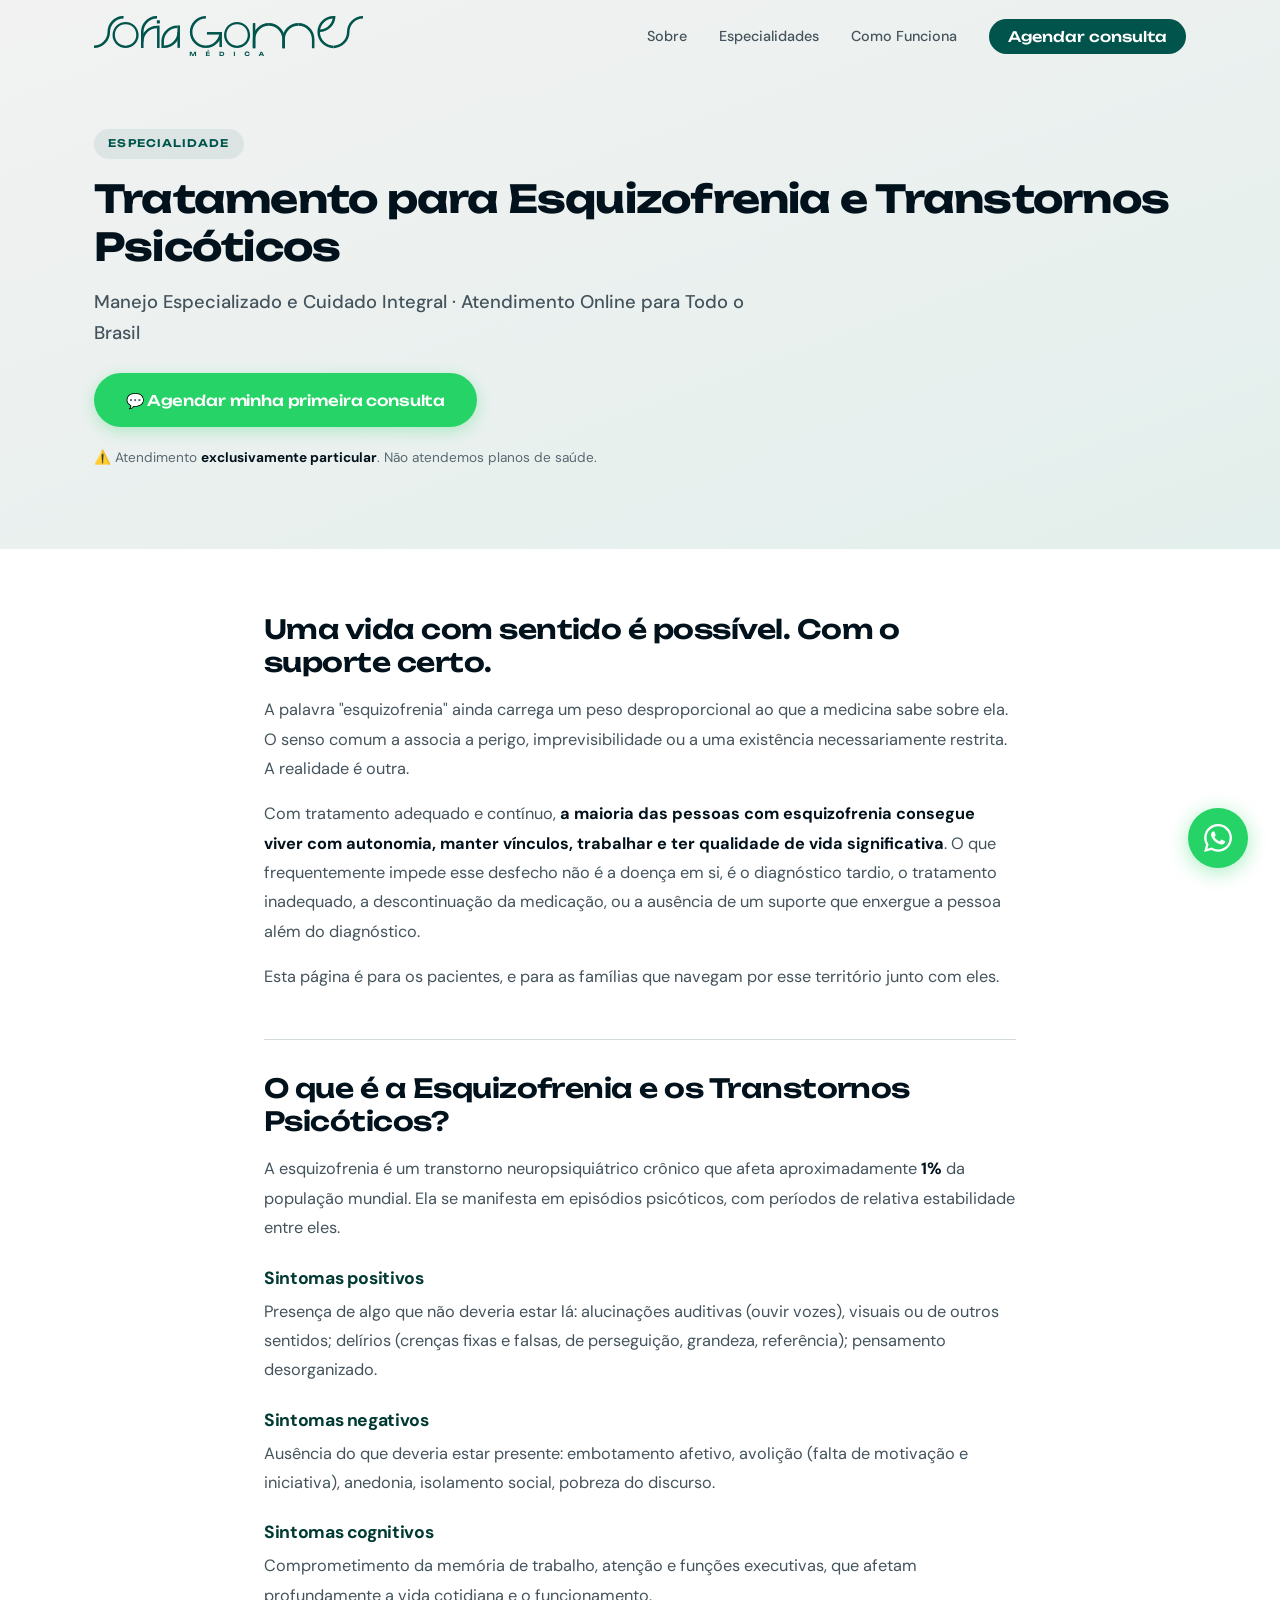
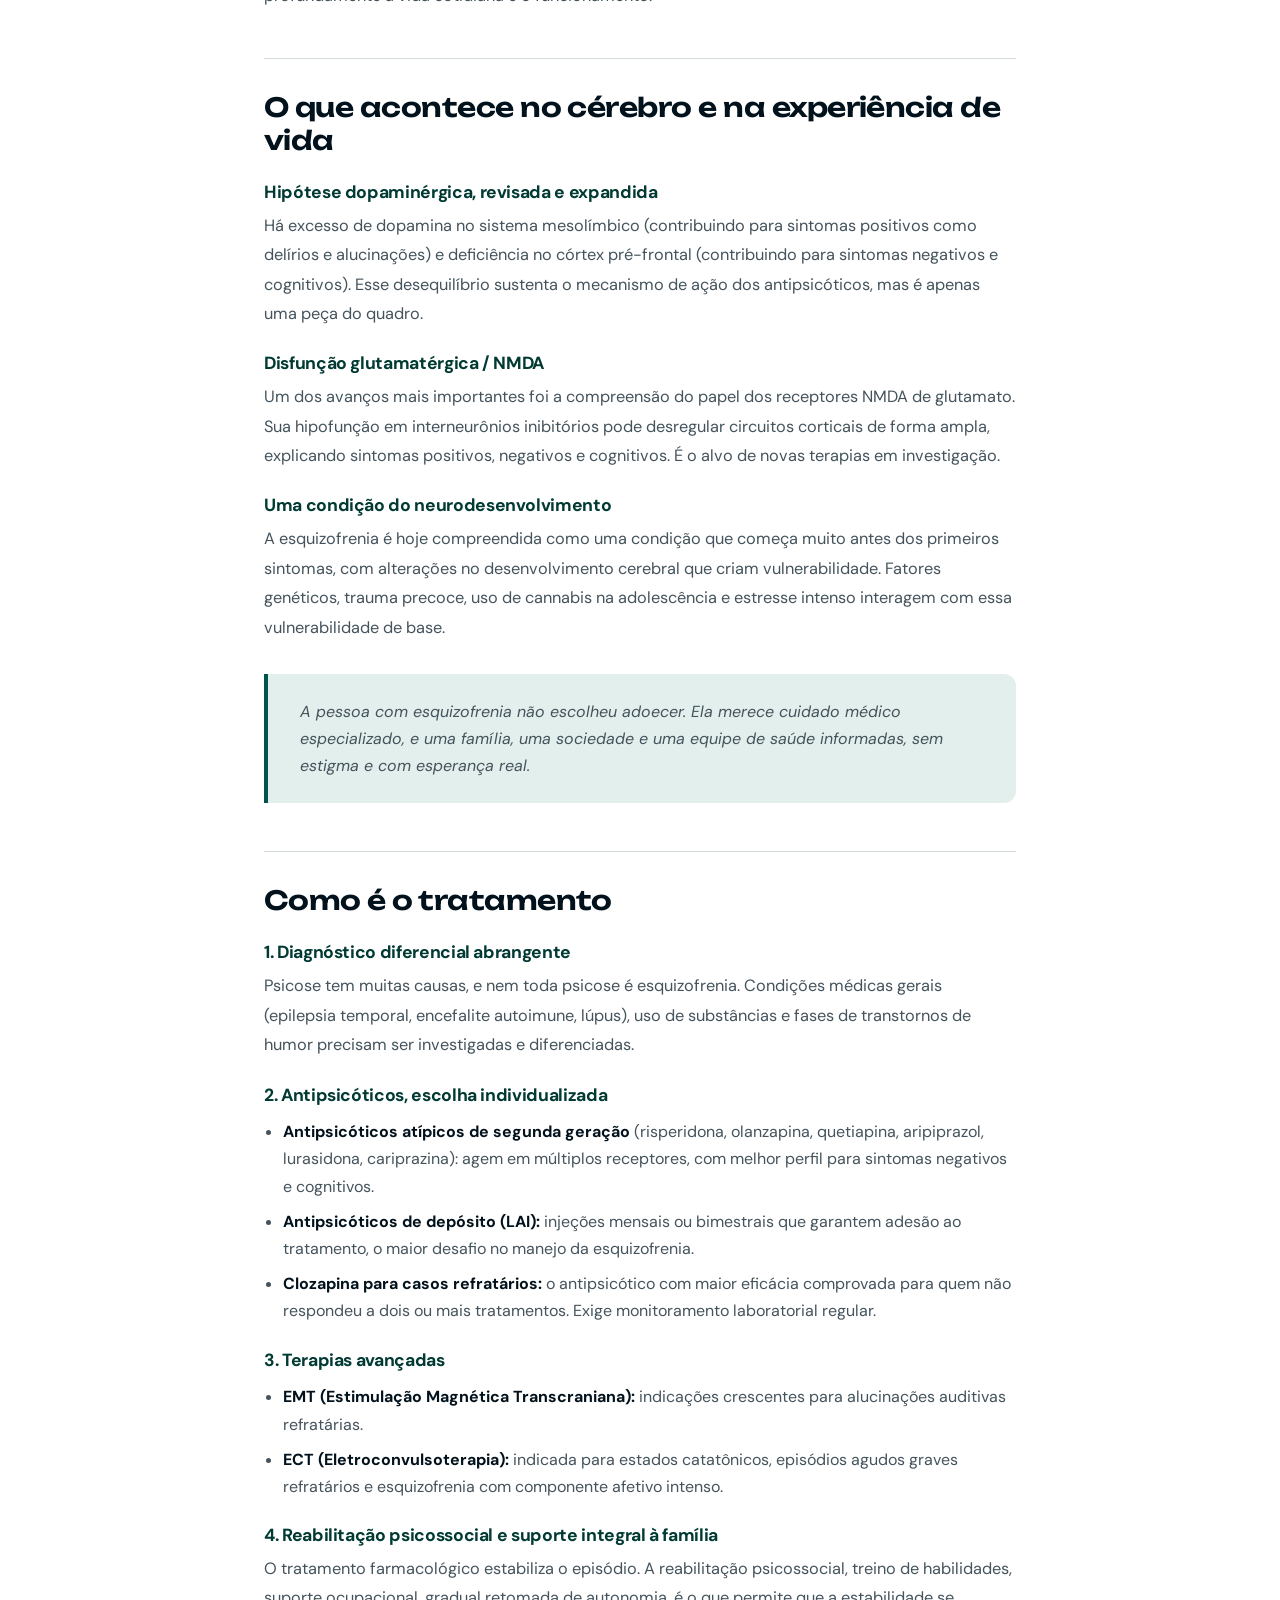
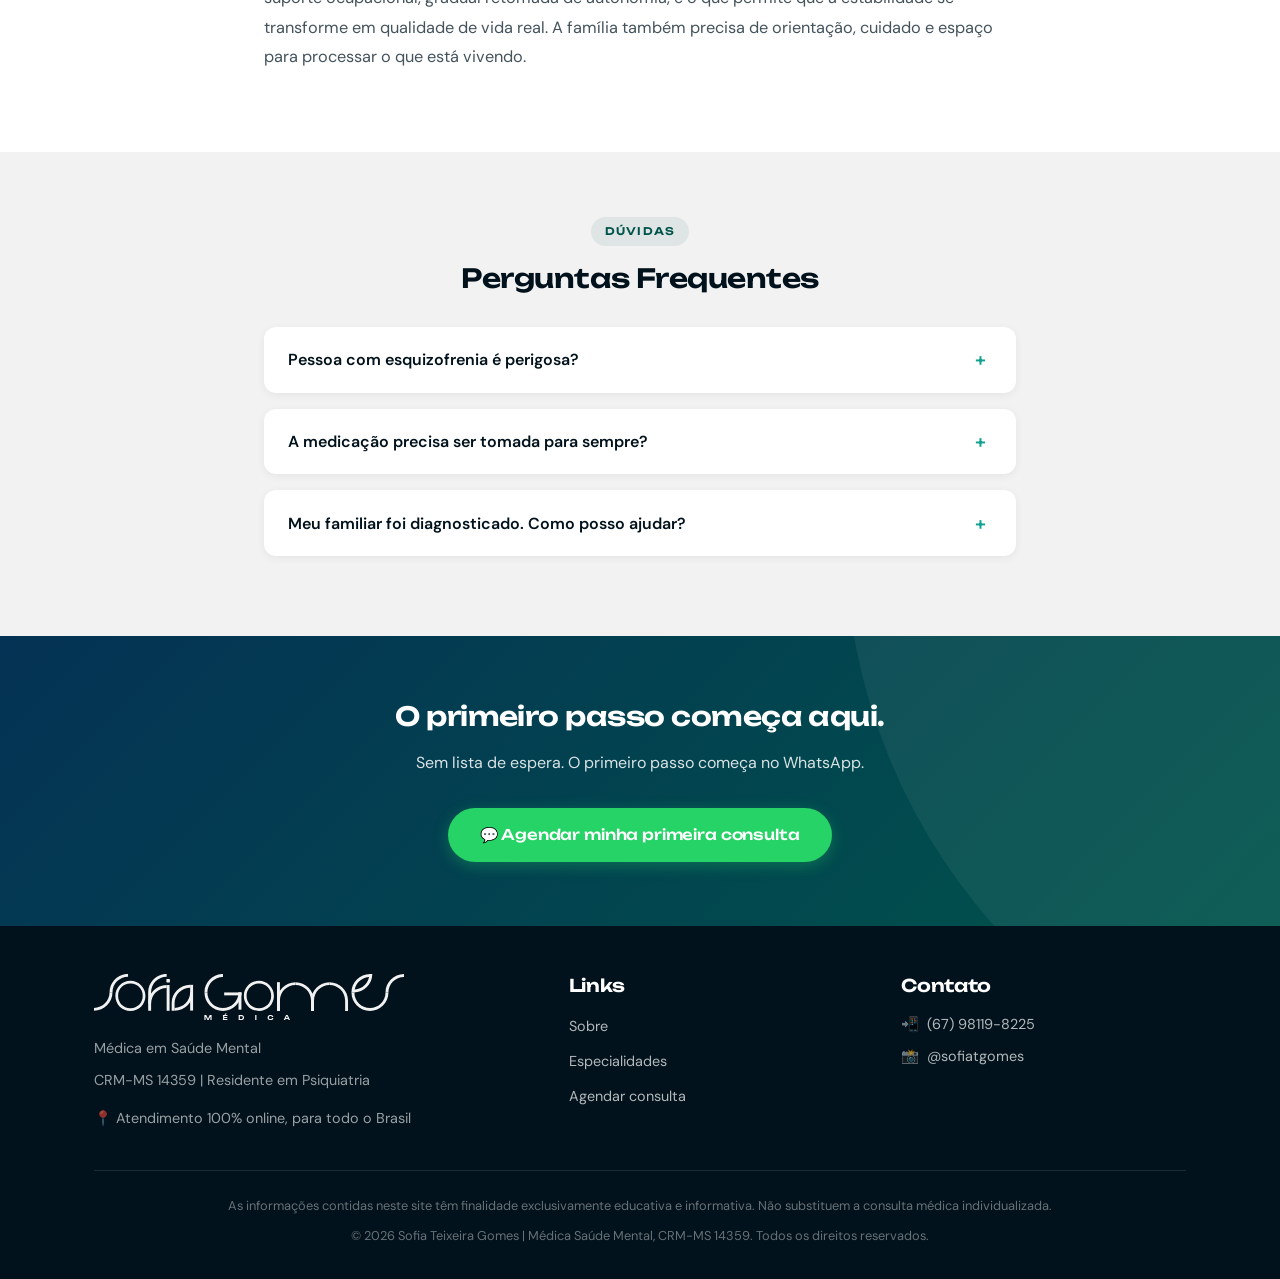
<file: especialidades/esquizofrenia-psicose.html>
<!DOCTYPE html>
<html lang="pt-BR">
<head>
  <!-- Google Tag Manager -->
  <script>(function(w,d,s,l,i){w[l]=w[l]||[];w[l].push({'gtm.start':
  new Date().getTime(),event:'gtm.js'});var f=d.getElementsByTagName(s)[0],
  j=d.createElement(s),dl=l!='dataLayer'?'&l='+l:'';j.async=true;j.src=
  'https://www.googletagmanager.com/gtm.js?id='+i+dl;f.parentNode.insertBefore(j,f);
  })(window,document,'script','dataLayer','GTM-K9NW34VG');</script>
  <!-- End Google Tag Manager -->

  <!-- Google tag (gtag.js), Google Ads -->
  <script async src="https://www.googletagmanager.com/gtag/js?id=AW-11124369234"></script>
  <script>
    window.dataLayer = window.dataLayer || [];
    function gtag(){dataLayer.push(arguments);}
    gtag('js', new Date());
    gtag('config', 'AW-11124369234');
  </script>
  <!-- End Google tag -->
  <meta charset="UTF-8">
  <meta name="viewport" content="width=device-width, initial-scale=1.0">
  <meta name="theme-color" content="#00544B">
  <link rel="icon" href="/img/favicon.svg" type="image/svg+xml">
  <link rel="icon" href="/img/favicon-48.png" type="image/png" sizes="48x48">
  <link rel="apple-touch-icon" href="/img/apple-touch-icon.png">
  <title>Tratamento para Esquizofrenia e Transtornos Psicóticos | Sofia Teixeira Gomes</title>
  <meta name="description" content="Tratamento para Esquizofrenia e Transtornos Psicóticos com atendimento online para todo o Brasil. Sofia Teixeira Gomes, médica em saúde mental com residência em Psiquiatria. Manejo farmacológico especializado e cuidado integral. Agende pelo WhatsApp.">
  <link rel="canonical" href="https://www.sofiateixeiragomes.com.br/especialidades/esquizofrenia-psicose.html">
  <meta property="og:title" content="Tratamento para Esquizofrenia e Transtornos Psicóticos | Sofia Teixeira Gomes">
  <meta property="og:description" content="Tratamento para Esquizofrenia e Transtornos Psicóticos com atendimento online para todo o Brasil. Sofia Teixeira Gomes, médica em saúde mental com residência em Psiquiatria. Manejo farmacológico especializado e cuidado integral. Agende pelo WhatsApp.">
  <meta property="og:type" content="website">
  <meta property="og:url" content="https://www.sofiateixeiragomes.com.br/especialidades/esquizofrenia-psicose.html">
  <meta property="og:image" content="https://www.sofiateixeiragomes.com.br/img/sofia-principal.jpg">
  <meta property="og:locale" content="pt_BR">
  <link rel="preconnect" href="https://fonts.googleapis.com">
  <link rel="preconnect" href="https://fonts.gstatic.com" crossorigin>
  <link href="https://fonts.googleapis.com/css2?family=Unbounded:wght@400;500;600;700&family=DM+Sans:wght@400;500;600;700&display=swap" rel="stylesheet">
  <link rel="stylesheet" href="../css/style.css">
</head>
<body>
  <!-- Google Tag Manager (noscript) -->
  <noscript><iframe src="https://www.googletagmanager.com/ns.html?id=GTM-K9NW34VG"
  height="0" width="0" style="display:none;visibility:hidden"></iframe></noscript>
  <!-- End Google Tag Manager (noscript) -->

  <nav class="navbar scrolled">
    <div class="container">
      <a href="../index.html" class="navbar-brand">
        <img src="../img/logo-horizontal-verde.svg" alt="Sofia Gomes — Médica" class="navbar-logo" width="1280" height="190">
      </a>
      <ul class="nav-links">
        <li><a href="../index.html#sobre">Sobre</a></li>
        <li><a href="../index.html#especialidades">Especialidades</a></li>
        <li><a href="../index.html#como-funciona">Como Funciona</a></li>
        <li><a href="https://wa.me/5567981198225?text=Ol%C3%A1!%20Vim%20pela%20p%C3%A1gina%20sobre%20Esquizofrenia%20e%20Psicoses%20no%20site%20e%20gostaria%20de%20agendar%20uma%20primeira%20consulta." class="nav-cta" target="_blank">Agendar consulta</a></li>
      </ul>
      <button class="hamburger" aria-label="Menu"><span></span><span></span><span></span></button>
    </div>
  </nav>

  <div class="mobile-nav">
    <a href="../index.html">Início</a>
    <a href="../index.html#sobre">Sobre</a>
    <a href="../index.html#especialidades">Especialidades</a>
    <a href="https://wa.me/5567981198225?text=Ol%C3%A1!%20Vim%20pela%20p%C3%A1gina%20sobre%20Esquizofrenia%20e%20Psicoses%20no%20site%20e%20gostaria%20de%20agendar%20uma%20primeira%20consulta." target="_blank">Agendar consulta</a>
  </div>

  <section class="specialty-hero">
    <div class="container">
      <span class="section-badge">Especialidade</span>
      <h1>Tratamento para Esquizofrenia e Transtornos Psicóticos</h1>
      <p class="hero-subtitle">Manejo Especializado e Cuidado Integral · Atendimento Online para Todo o Brasil</p>
      <div style="margin-top: 1.5rem;">
        <a href="https://wa.me/5567981198225?text=Ol%C3%A1!%20Vim%20pela%20p%C3%A1gina%20sobre%20Esquizofrenia%20e%20Psicoses%20no%20site%20e%20gostaria%20de%20agendar%20uma%20primeira%20consulta." class="btn btn-primary" target="_blank">💬 Agendar minha primeira consulta</a>
      </div>
      <p class="hero-private-notice" style="margin-top: 1.2rem;">⚠️ Atendimento <strong>exclusivamente particular</strong>. Não atendemos planos de saúde.</p>
    </div>
  </section>

  <section class="specialty-content">
    <div class="container">
      <h2>Uma vida com sentido é possível. Com o suporte certo.</h2>
      <p>A palavra "esquizofrenia" ainda carrega um peso desproporcional ao que a medicina sabe sobre ela. O senso comum a associa a perigo, imprevisibilidade ou a uma existência necessariamente restrita. A realidade é outra.</p>
      <p>Com tratamento adequado e contínuo, <strong>a maioria das pessoas com esquizofrenia consegue viver com autonomia, manter vínculos, trabalhar e ter qualidade de vida significativa</strong>. O que frequentemente impede esse desfecho não é a doença em si, é o diagnóstico tardio, o tratamento inadequado, a descontinuação da medicação, ou a ausência de um suporte que enxergue a pessoa além do diagnóstico.</p>
      <p>Esta página é para os pacientes, e para as famílias que navegam por esse território junto com eles.</p>

      <h2>O que é a Esquizofrenia e os Transtornos Psicóticos?</h2>
      <p>A esquizofrenia é um transtorno neuropsiquiátrico crônico que afeta aproximadamente <strong>1%</strong> da população mundial. Ela se manifesta em episódios psicóticos, com períodos de relativa estabilidade entre eles.</p>

      <h3>Sintomas positivos</h3>
      <p>Presença de algo que não deveria estar lá: alucinações auditivas (ouvir vozes), visuais ou de outros sentidos; delírios (crenças fixas e falsas, de perseguição, grandeza, referência); pensamento desorganizado.</p>

      <h3>Sintomas negativos</h3>
      <p>Ausência do que deveria estar presente: embotamento afetivo, avolição (falta de motivação e iniciativa), anedonia, isolamento social, pobreza do discurso.</p>

      <h3>Sintomas cognitivos</h3>
      <p>Comprometimento da memória de trabalho, atenção e funções executivas, que afetam profundamente a vida cotidiana e o funcionamento.</p>

      <h2>O que acontece no cérebro e na experiência de vida</h2>

      <h3>Hipótese dopaminérgica, revisada e expandida</h3>
      <p>Há excesso de dopamina no sistema mesolímbico (contribuindo para sintomas positivos como delírios e alucinações) e deficiência no córtex pré-frontal (contribuindo para sintomas negativos e cognitivos). Esse desequilíbrio sustenta o mecanismo de ação dos antipsicóticos, mas é apenas uma peça do quadro.</p>

      <h3>Disfunção glutamatérgica / NMDA</h3>
      <p>Um dos avanços mais importantes foi a compreensão do papel dos receptores NMDA de glutamato. Sua hipofunção em interneurônios inibitórios pode desregular circuitos corticais de forma ampla, explicando sintomas positivos, negativos e cognitivos. É o alvo de novas terapias em investigação.</p>

      <h3>Uma condição do neurodesenvolvimento</h3>
      <p>A esquizofrenia é hoje compreendida como uma condição que começa muito antes dos primeiros sintomas, com alterações no desenvolvimento cerebral que criam vulnerabilidade. Fatores genéticos, trauma precoce, uso de cannabis na adolescência e estresse intenso interagem com essa vulnerabilidade de base.</p>

      <div class="content-highlight">
        A pessoa com esquizofrenia não escolheu adoecer. Ela merece cuidado médico especializado, e uma família, uma sociedade e uma equipe de saúde informadas, sem estigma e com esperança real.
      </div>

      <h2>Como é o tratamento</h2>

      <h3>1. Diagnóstico diferencial abrangente</h3>
      <p>Psicose tem muitas causas, e nem toda psicose é esquizofrenia. Condições médicas gerais (epilepsia temporal, encefalite autoimune, lúpus), uso de substâncias e fases de transtornos de humor precisam ser investigadas e diferenciadas.</p>

      <h3>2. Antipsicóticos, escolha individualizada</h3>
      <ul>
        <li><strong>Antipsicóticos atípicos de segunda geração</strong> (risperidona, olanzapina, quetiapina, aripiprazol, lurasidona, cariprazina): agem em múltiplos receptores, com melhor perfil para sintomas negativos e cognitivos.</li>
        <li><strong>Antipsicóticos de depósito (LAI):</strong> injeções mensais ou bimestrais que garantem adesão ao tratamento, o maior desafio no manejo da esquizofrenia.</li>
        <li><strong>Clozapina para casos refratários:</strong> o antipsicótico com maior eficácia comprovada para quem não respondeu a dois ou mais tratamentos. Exige monitoramento laboratorial regular.</li>
      </ul>

      <h3>3. Terapias avançadas</h3>
      <ul>
        <li><strong>EMT (Estimulação Magnética Transcraniana):</strong> indicações crescentes para alucinações auditivas refratárias.</li>
        <li><strong>ECT (Eletroconvulsoterapia):</strong> indicada para estados catatônicos, episódios agudos graves refratários e esquizofrenia com componente afetivo intenso.</li>
      </ul>

      <h3>4. Reabilitação psicossocial e suporte integral à família</h3>
      <p>O tratamento farmacológico estabiliza o episódio. A reabilitação psicossocial, treino de habilidades, suporte ocupacional, gradual retomada de autonomia, é o que permite que a estabilidade se transforme em qualidade de vida real. A família também precisa de orientação, cuidado e espaço para processar o que está vivendo.</p>
    </div>
  </section>

  <section class="faq">
    <div class="container">
      <div class="text-center" style="margin-bottom: 2rem;">
        <span class="section-badge">Dúvidas</span>
        <h2 class="section-title">Perguntas Frequentes</h2>
      </div>

      <div class="faq-item">
        <button class="faq-question">Pessoa com esquizofrenia é perigosa?<span class="faq-icon">+</span></button>
        <div class="faq-answer"><div class="faq-answer-inner">Não, esta é uma das associações mais injustas e prejudiciais que existem. Estudos mostram que pessoas com esquizofrenia têm mais probabilidade de ser <strong>vítimas</strong> de violência do que perpetradores. A maioria das pessoas com esquizofrenia estabilizada é pacífica, vulnerável e com frequência isolada. O estigma é um dos maiores obstáculos ao tratamento, e combatê-lo começa com informação.</div></div>
      </div>

      <div class="faq-item">
        <button class="faq-question">A medicação precisa ser tomada para sempre?<span class="faq-icon">+</span></button>
        <div class="faq-answer"><div class="faq-answer-inner">Na maioria dos casos, o tratamento de manutenção a longo prazo reduz significativamente o risco de recaída. Cada episódio psicótico não tratado causa danos neurobiológicos mensuráveis. Para esquizofrenia de primeiro episódio com boa resposta, existe espaço para discussão cuidadosa sobre retirada gradual após período prolongado de estabilidade. A conduta é sempre discutida com o paciente e a família.</div></div>
      </div>

      <div class="faq-item">
        <button class="faq-question">Meu familiar foi diagnosticado. Como posso ajudar?<span class="faq-icon">+</span></button>
        <div class="faq-answer"><div class="faq-answer-inner">Estar presente sem superproteger. Incentivar o tratamento sem coagir. Aprender sobre a condição sem confundir o comportamento sintomático com a personalidade do seu familiar. A psicoeducação familiar é uma das intervenções com maior impacto no prognóstico. Parte do meu trabalho é incluir a família no cuidado, porque o bem-estar de quem cuida também importa.</div></div>
      </div>
    </div>
  </section>

  <section class="cta-section">
    <div class="container">
      <h2>O primeiro passo começa aqui.</h2>
      <p>Sem lista de espera. O primeiro passo começa no WhatsApp.</p>
      <a href="https://wa.me/5567981198225?text=Ol%C3%A1!%20Vim%20pela%20p%C3%A1gina%20sobre%20Esquizofrenia%20e%20Psicoses%20no%20site%20e%20gostaria%20de%20agendar%20uma%20primeira%20consulta." class="btn btn-primary" target="_blank">💬 Agendar minha primeira consulta</a>
    </div>
  </section>

  <footer class="footer">
    <div class="container">
      <div class="footer-grid">
        <div>
          <img src="../img/logo-horizontal-branco.svg" alt="Sofia Gomes — Médica" class="footer-logo" width="1280" height="190" loading="lazy">
          <p>Médica em Saúde Mental</p>
          <p>CRM-MS 14359 | Residente em Psiquiatria</p>
          <p style="margin-top: 0.8rem;">📍 Atendimento 100% online, para todo o Brasil</p>
        </div>
        <div>
          <h4>Links</h4>
          <ul class="footer-links">
            <li><a href="../index.html#sobre">Sobre</a></li>
            <li><a href="../index.html#especialidades">Especialidades</a></li>
            <li><a href="https://wa.me/5567981198225?text=Ol%C3%A1!%20Vim%20pela%20p%C3%A1gina%20sobre%20Esquizofrenia%20e%20Psicoses%20no%20site%20e%20gostaria%20de%20agendar%20uma%20primeira%20consulta." target="_blank">Agendar consulta</a></li>
          </ul>
        </div>
        <div class="footer-contact">
          <h4>Contato</h4>
          <p>📲 <a href="https://wa.me/5567981198225?text=Ol%C3%A1!%20Vim%20pela%20p%C3%A1gina%20sobre%20Esquizofrenia%20e%20Psicoses%20no%20site%20e%20gostaria%20de%20agendar%20uma%20primeira%20consulta." target="_blank">(67) 98119-8225</a></p>
          <p>📸 <a href="https://www.instagram.com/sofiatgomes/" target="_blank">@sofiatgomes</a></p>
        </div>
      </div>
      <div class="footer-bottom">
        <p>As informações contidas neste site têm finalidade exclusivamente educativa e informativa. Não substituem a consulta médica individualizada.</p>
        <p style="margin-top: 0.5rem;">© 2026 Sofia Teixeira Gomes | Médica Saúde Mental, CRM-MS 14359. Todos os direitos reservados.</p>
      </div>
    </div>
  </footer>

  <a href="https://wa.me/5567981198225?text=Ol%C3%A1!%20Vim%20pela%20p%C3%A1gina%20sobre%20Esquizofrenia%20e%20Psicoses%20no%20site%20e%20gostaria%20de%20agendar%20uma%20primeira%20consulta." class="whatsapp-float" target="_blank" aria-label="WhatsApp">
    <svg width="28" height="28" viewBox="0 0 24 24" fill="currentColor"><path d="M17.472 14.382c-.297-.149-1.758-.867-2.03-.967-.273-.099-.471-.148-.67.15-.197.297-.767.966-.94 1.164-.173.199-.347.223-.644.075-.297-.15-1.255-.463-2.39-1.475-.883-.788-1.48-1.761-1.653-2.059-.173-.297-.018-.458.13-.606.134-.133.298-.347.446-.52.149-.174.198-.298.298-.497.099-.198.05-.371-.025-.52-.075-.149-.669-1.612-.916-2.207-.242-.579-.487-.5-.669-.51-.173-.008-.371-.01-.57-.01-.198 0-.52.074-.792.372-.272.297-1.04 1.016-1.04 2.479 0 1.462 1.065 2.875 1.213 3.074.149.198 2.096 3.2 5.077 4.487.709.306 1.262.489 1.694.625.712.227 1.36.195 1.871.118.571-.085 1.758-.719 2.006-1.413.248-.694.248-1.289.173-1.413-.074-.124-.272-.198-.57-.347m-5.421 7.403h-.004a9.87 9.87 0 01-5.031-1.378l-.361-.214-3.741.982.998-3.648-.235-.374a9.86 9.86 0 01-1.51-5.26c.001-5.45 4.436-9.884 9.888-9.884 2.64 0 5.122 1.03 6.988 2.898a9.825 9.825 0 012.893 6.994c-.003 5.45-4.437 9.884-9.885 9.884m8.413-18.297A11.815 11.815 0 0012.05 0C5.495 0 .16 5.335.157 11.892c0 2.096.547 4.142 1.588 5.945L.057 24l6.305-1.654a11.882 11.882 0 005.683 1.448h.005c6.554 0 11.89-5.335 11.893-11.893a11.821 11.821 0 00-3.48-8.413z"/></svg>
  </a>

  <script src="../js/main.js"></script>
</body>
</html>
</file>
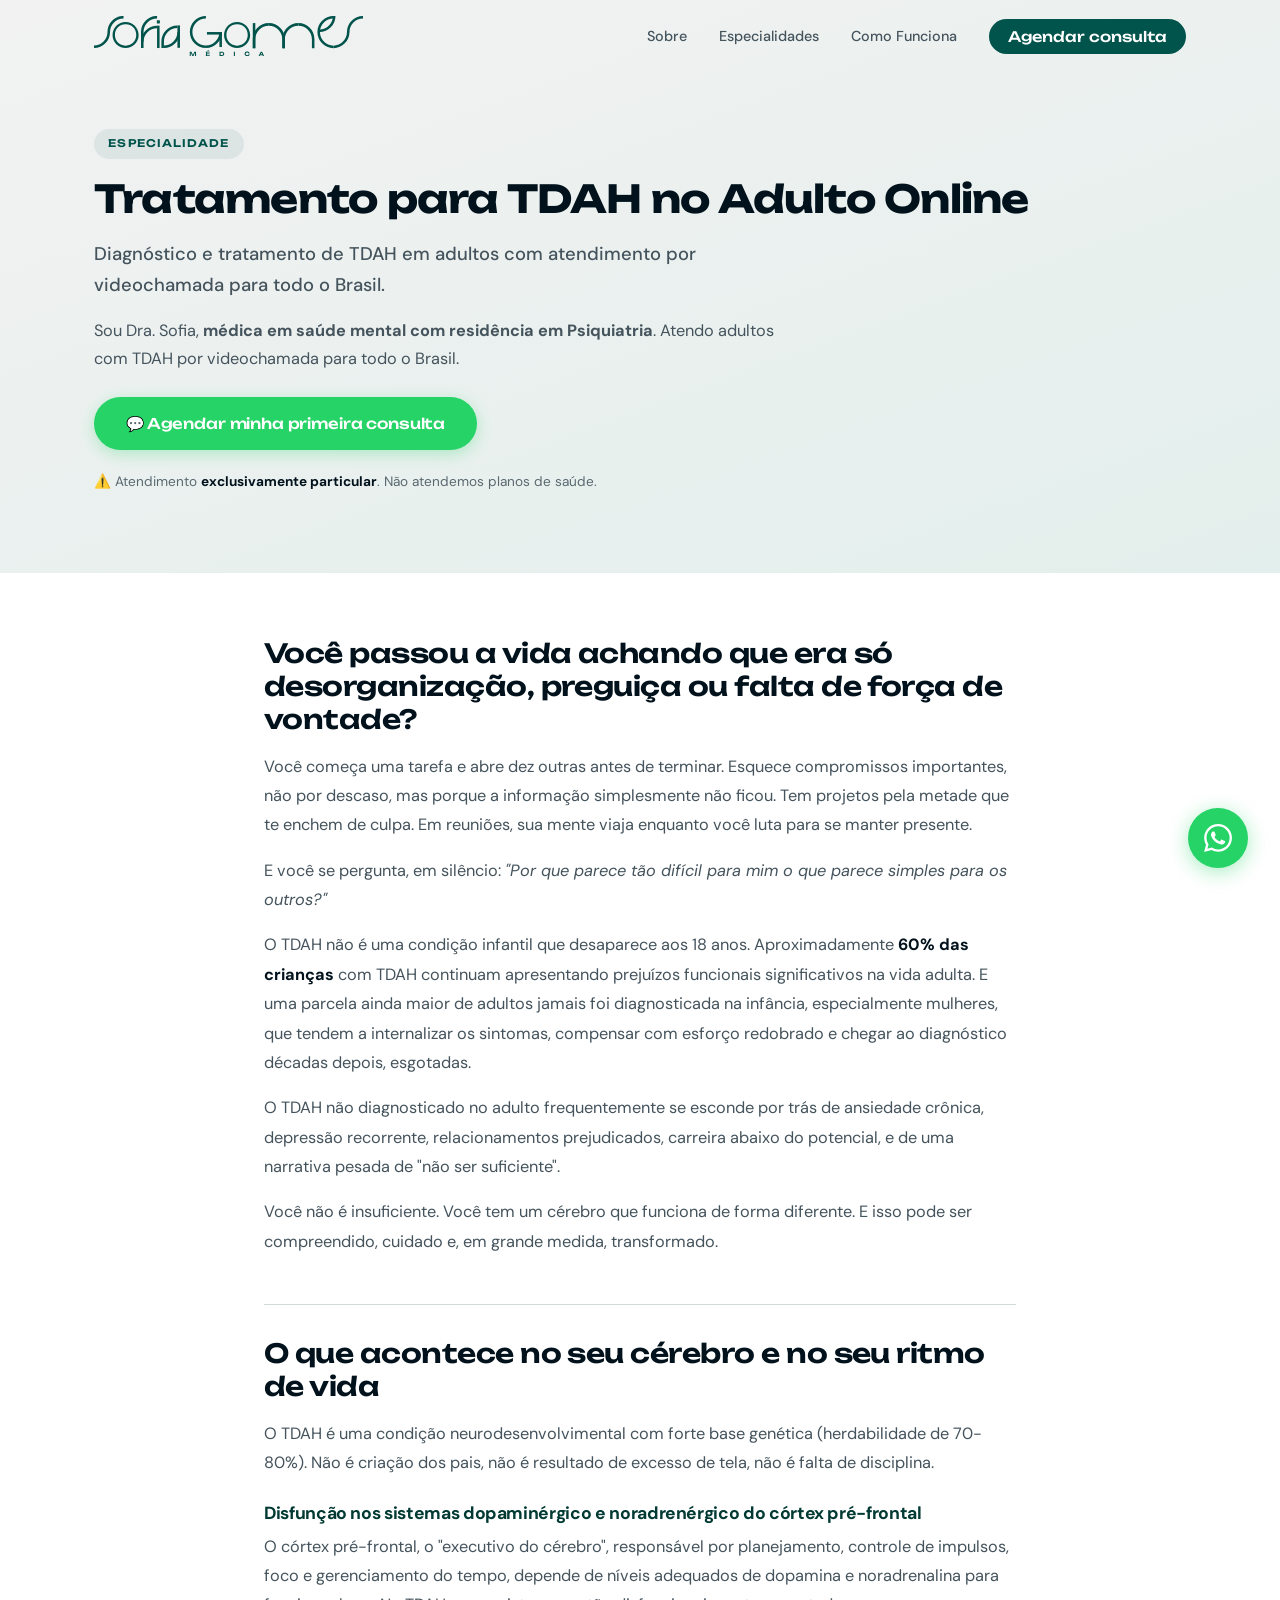
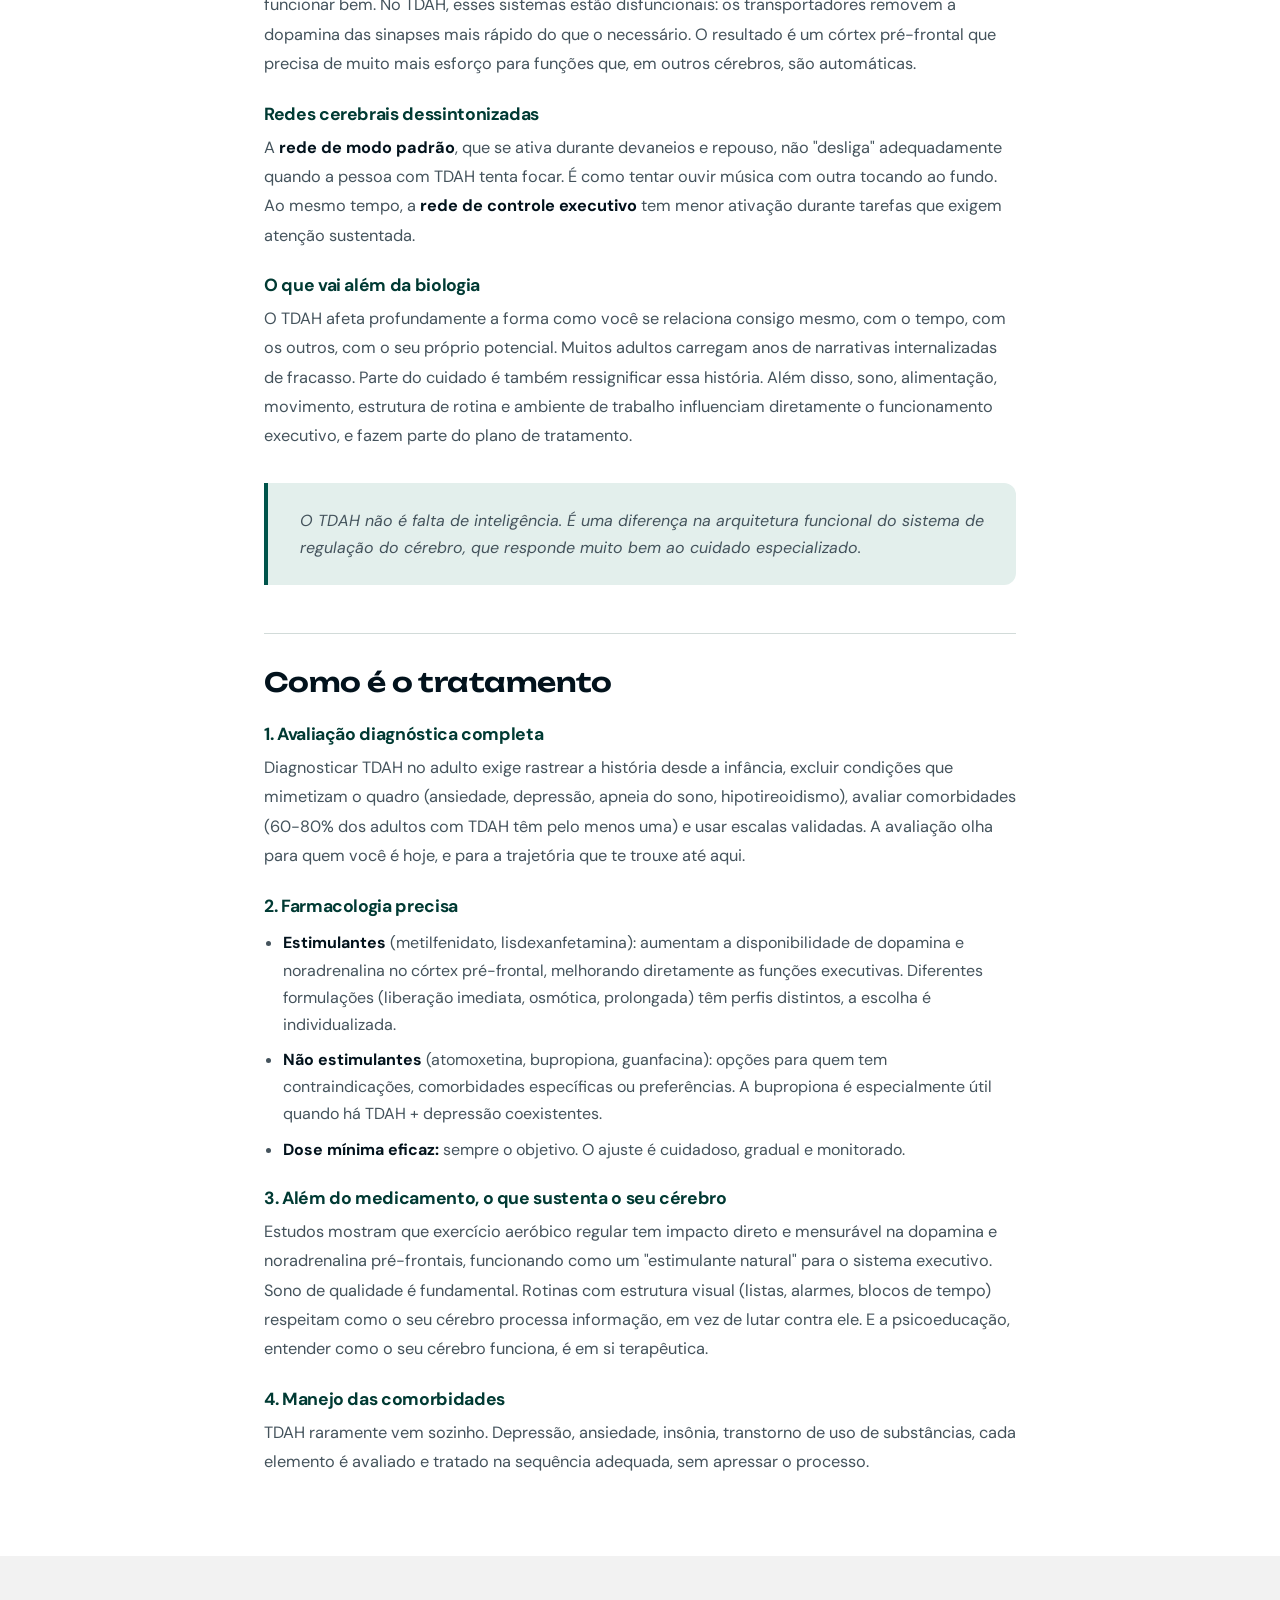
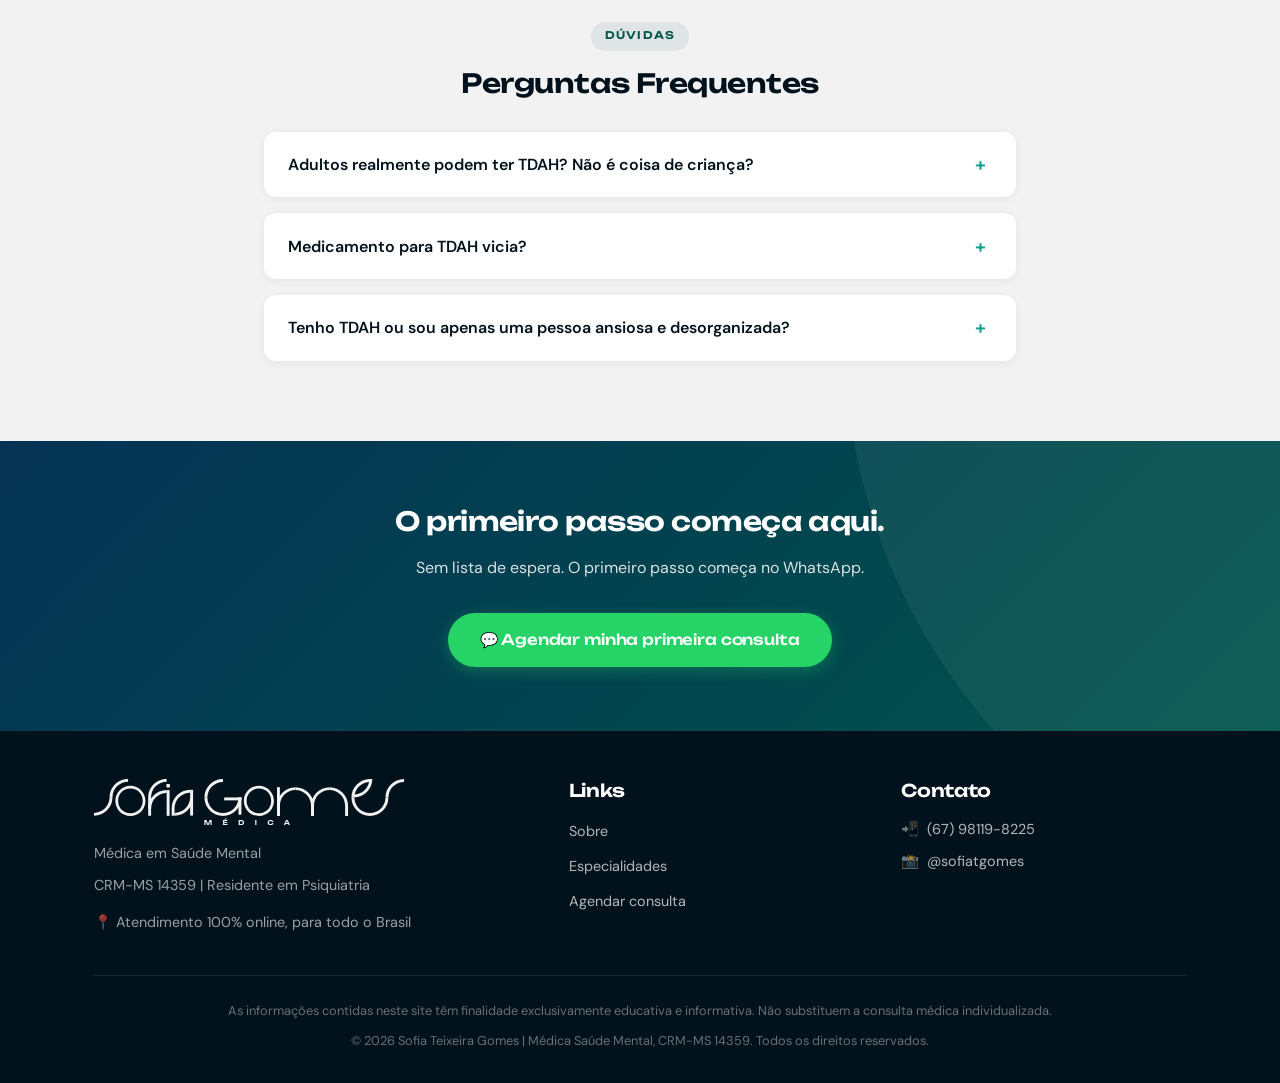
<file: especialidades/tdah-adulto.html>
<!DOCTYPE html>
<html lang="pt-BR">
<head>
  <!-- Google Tag Manager -->
  <script>(function(w,d,s,l,i){w[l]=w[l]||[];w[l].push({'gtm.start':
  new Date().getTime(),event:'gtm.js'});var f=d.getElementsByTagName(s)[0],
  j=d.createElement(s),dl=l!='dataLayer'?'&l='+l:'';j.async=true;j.src=
  'https://www.googletagmanager.com/gtm.js?id='+i+dl;f.parentNode.insertBefore(j,f);
  })(window,document,'script','dataLayer','GTM-K9NW34VG');</script>
  <!-- End Google Tag Manager -->

  <!-- Google tag (gtag.js), Google Ads -->
  <script async src="https://www.googletagmanager.com/gtag/js?id=AW-11124369234"></script>
  <script>
    window.dataLayer = window.dataLayer || [];
    function gtag(){dataLayer.push(arguments);}
    gtag('js', new Date());
    gtag('config', 'AW-11124369234');
  </script>
  <!-- End Google tag -->
  <meta charset="UTF-8">
  <meta name="viewport" content="width=device-width, initial-scale=1.0">
  <meta name="theme-color" content="#00544B">
  <link rel="icon" href="/img/favicon.svg" type="image/svg+xml">
  <link rel="icon" href="/img/favicon-48.png" type="image/png" sizes="48x48">
  <link rel="apple-touch-icon" href="/img/apple-touch-icon.png">
  <title>Tratamento para TDAH no Adulto Online | Dra. Sofia Teixeira Gomes</title>
  <meta name="description" content="Diagnóstico e tratamento de TDAH no adulto com atendimento online por videochamada para todo o Brasil. Dra. Sofia Teixeira Gomes, médica em saúde mental. CRM-MS 14359. Agende pelo WhatsApp.">
  <link rel="canonical" href="https://www.sofiateixeiragomes.com.br/especialidades/tdah-adulto.html">
  <meta property="og:type" content="website">
  <meta property="og:url" content="https://www.sofiateixeiragomes.com.br/especialidades/tdah-adulto.html">
  <meta property="og:image" content="https://www.sofiateixeiragomes.com.br/img/sofia-principal.jpg">
  <meta property="og:locale" content="pt_BR">
  <meta property="og:title" content="Tratamento para TDAH no Adulto Online | Dra. Sofia Teixeira Gomes">
  <meta property="og:description" content="Diagnóstico e tratamento de TDAH no adulto. Avaliação por videochamada para todo o Brasil.">
  <!-- Performance: preconnect ao Google Fonts -->
  <link rel="preconnect" href="https://fonts.googleapis.com">
  <link rel="preconnect" href="https://fonts.gstatic.com" crossorigin>

  <link href="https://fonts.googleapis.com/css2?family=Unbounded:wght@400;500;600;700&family=DM+Sans:wght@400;500;600;700&display=swap" rel="stylesheet">
  <link rel="stylesheet" href="../css/style.css">
</head>
<body>
  <!-- Google Tag Manager (noscript) -->
  <noscript><iframe src="https://www.googletagmanager.com/ns.html?id=GTM-K9NW34VG"
  height="0" width="0" style="display:none;visibility:hidden"></iframe></noscript>
  <!-- End Google Tag Manager (noscript) -->

  <nav class="navbar scrolled">
    <div class="container">
      <a href="../index.html" class="navbar-brand">
        <img src="../img/logo-horizontal-verde.svg" alt="Sofia Gomes — Médica" class="navbar-logo" width="1280" height="190">
      </a>
      <ul class="nav-links">
        <li><a href="../index.html#sobre">Sobre</a></li>
        <li><a href="../index.html#especialidades">Especialidades</a></li>
        <li><a href="../index.html#como-funciona">Como Funciona</a></li>
        <li><a href="https://wa.me/5567981198225?text=Ol%C3%A1!%20Vim%20pela%20p%C3%A1gina%20sobre%20TDAH%20no%20adulto%20no%20site%20e%20gostaria%20de%20agendar%20uma%20primeira%20consulta." class="nav-cta" target="_blank">Agendar consulta</a></li>
      </ul>
      <button class="hamburger" aria-label="Menu"><span></span><span></span><span></span></button>
    </div>
  </nav>

  <div class="mobile-nav">
    <a href="../index.html">Início</a>
    <a href="../index.html#sobre">Sobre</a>
    <a href="../index.html#especialidades">Especialidades</a>
    <a href="https://wa.me/5567981198225?text=Ol%C3%A1!%20Vim%20pela%20p%C3%A1gina%20sobre%20TDAH%20no%20adulto%20no%20site%20e%20gostaria%20de%20agendar%20uma%20primeira%20consulta." target="_blank">Agendar consulta</a>
  </div>

  <section class="specialty-hero">
    <div class="container">
      <span class="section-badge">Especialidade</span>
      <h1>Tratamento para TDAH no Adulto Online</h1>
      <p class="hero-subtitle">Diagnóstico e tratamento de TDAH em adultos com atendimento por videochamada para todo o Brasil.</p>
      <p class="hero-intro">Sou Dra. Sofia, <strong>médica em saúde mental com residência em Psiquiatria</strong>. Atendo adultos com TDAH por videochamada para todo o Brasil.</p>
      <div style="margin-top: 1.5rem;">
        <a href="https://wa.me/5567981198225?text=Ol%C3%A1!%20Vim%20pela%20p%C3%A1gina%20sobre%20TDAH%20no%20adulto%20no%20site%20e%20gostaria%20de%20agendar%20uma%20primeira%20consulta." class="btn btn-primary" target="_blank">💬 Agendar minha primeira consulta</a>
      </div>
      <p class="hero-private-notice" style="margin-top: 1.2rem;">⚠️ Atendimento <strong>exclusivamente particular</strong>. Não atendemos planos de saúde.</p>
    </div>
  </section>

  <section class="specialty-content">
    <div class="container">
      <h2>Você passou a vida achando que era só desorganização, preguiça ou falta de força de vontade?</h2>
      <p>Você começa uma tarefa e abre dez outras antes de terminar. Esquece compromissos importantes, não por descaso, mas porque a informação simplesmente não ficou. Tem projetos pela metade que te enchem de culpa. Em reuniões, sua mente viaja enquanto você luta para se manter presente.</p>
      <p>E você se pergunta, em silêncio: <em>"Por que parece tão difícil para mim o que parece simples para os outros?"</em></p>
      <p>O TDAH não é uma condição infantil que desaparece aos 18 anos. Aproximadamente <strong>60% das crianças</strong> com TDAH continuam apresentando prejuízos funcionais significativos na vida adulta. E uma parcela ainda maior de adultos jamais foi diagnosticada na infância, especialmente mulheres, que tendem a internalizar os sintomas, compensar com esforço redobrado e chegar ao diagnóstico décadas depois, esgotadas.</p>
      <p>O TDAH não diagnosticado no adulto frequentemente se esconde por trás de ansiedade crônica, depressão recorrente, relacionamentos prejudicados, carreira abaixo do potencial, e de uma narrativa pesada de "não ser suficiente".</p>
      <p>Você não é insuficiente. Você tem um cérebro que funciona de forma diferente. E isso pode ser compreendido, cuidado e, em grande medida, transformado.</p>

      <h2>O que acontece no seu cérebro e no seu ritmo de vida</h2>
      <p>O TDAH é uma condição neurodesenvolvimental com forte base genética (herdabilidade de 70-80%). Não é criação dos pais, não é resultado de excesso de tela, não é falta de disciplina.</p>

      <h3>Disfunção nos sistemas dopaminérgico e noradrenérgico do córtex pré-frontal</h3>
      <p>O córtex pré-frontal, o "executivo do cérebro", responsável por planejamento, controle de impulsos, foco e gerenciamento do tempo, depende de níveis adequados de dopamina e noradrenalina para funcionar bem. No TDAH, esses sistemas estão disfuncionais: os transportadores removem a dopamina das sinapses mais rápido do que o necessário. O resultado é um córtex pré-frontal que precisa de muito mais esforço para funções que, em outros cérebros, são automáticas.</p>

      <h3>Redes cerebrais dessintonizadas</h3>
      <p>A <strong>rede de modo padrão</strong>, que se ativa durante devaneios e repouso, não "desliga" adequadamente quando a pessoa com TDAH tenta focar. É como tentar ouvir música com outra tocando ao fundo. Ao mesmo tempo, a <strong>rede de controle executivo</strong> tem menor ativação durante tarefas que exigem atenção sustentada.</p>

      <h3>O que vai além da biologia</h3>
      <p>O TDAH afeta profundamente a forma como você se relaciona consigo mesmo, com o tempo, com os outros, com o seu próprio potencial. Muitos adultos carregam anos de narrativas internalizadas de fracasso. Parte do cuidado é também ressignificar essa história. Além disso, sono, alimentação, movimento, estrutura de rotina e ambiente de trabalho influenciam diretamente o funcionamento executivo, e fazem parte do plano de tratamento.</p>

      <div class="content-highlight">
        O TDAH não é falta de inteligência. É uma diferença na arquitetura funcional do sistema de regulação do cérebro, que responde muito bem ao cuidado especializado.
      </div>

      <h2>Como é o tratamento</h2>

      <h3>1. Avaliação diagnóstica completa</h3>
      <p>Diagnosticar TDAH no adulto exige rastrear a história desde a infância, excluir condições que mimetizam o quadro (ansiedade, depressão, apneia do sono, hipotireoidismo), avaliar comorbidades (60-80% dos adultos com TDAH têm pelo menos uma) e usar escalas validadas. A avaliação olha para quem você é hoje, e para a trajetória que te trouxe até aqui.</p>

      <h3>2. Farmacologia precisa</h3>
      <ul>
        <li><strong>Estimulantes</strong> (metilfenidato, lisdexanfetamina): aumentam a disponibilidade de dopamina e noradrenalina no córtex pré-frontal, melhorando diretamente as funções executivas. Diferentes formulações (liberação imediata, osmótica, prolongada) têm perfis distintos, a escolha é individualizada.</li>
        <li><strong>Não estimulantes</strong> (atomoxetina, bupropiona, guanfacina): opções para quem tem contraindicações, comorbidades específicas ou preferências. A bupropiona é especialmente útil quando há TDAH + depressão coexistentes.</li>
        <li><strong>Dose mínima eficaz:</strong> sempre o objetivo. O ajuste é cuidadoso, gradual e monitorado.</li>
      </ul>

      <h3>3. Além do medicamento, o que sustenta o seu cérebro</h3>
      <p>Estudos mostram que exercício aeróbico regular tem impacto direto e mensurável na dopamina e noradrenalina pré-frontais, funcionando como um "estimulante natural" para o sistema executivo. Sono de qualidade é fundamental. Rotinas com estrutura visual (listas, alarmes, blocos de tempo) respeitam como o seu cérebro processa informação, em vez de lutar contra ele. E a psicoeducação, entender como o seu cérebro funciona, é em si terapêutica.</p>

      <h3>4. Manejo das comorbidades</h3>
      <p>TDAH raramente vem sozinho. Depressão, ansiedade, insônia, transtorno de uso de substâncias, cada elemento é avaliado e tratado na sequência adequada, sem apressar o processo.</p>
    </div>
  </section>

  <section class="faq">
    <div class="container">
      <div class="text-center" style="margin-bottom: 2rem;">
        <span class="section-badge">Dúvidas</span>
        <h2 class="section-title">Perguntas Frequentes</h2>
      </div>

      <div class="faq-item">
        <button class="faq-question">Adultos realmente podem ter TDAH? Não é coisa de criança?<span class="faq-icon">+</span></button>
        <div class="faq-answer"><div class="faq-answer-inner">Sim, e o equívoco é compreensível. O DSM-5 e o CID-11 reconhecem explicitamente o TDAH em adultos. Estima-se que 2 a 5% dos adultos têm TDAH clinicamente significativo. O que muda com a idade não é a biologia, é a expressão dos sintomas: a hiperatividade motora tende a se transformar em inquietação interna e pensamentos acelerados, enquanto desatenção e impulsividade frequentemente persistem.</div></div>
      </div>

      <div class="faq-item">
        <button class="faq-question">Medicamento para TDAH vicia?<span class="faq-icon">+</span></button>
        <div class="faq-answer"><div class="faq-answer-inner">Os estimulantes usados no TDAH têm potencial de abuso quando usados de forma recreativa, em doses altas, por pessoas sem a condição. Quando usados corretamente, na dose terapêutica, para o diagnóstico certo, não causam dependência e têm décadas de estudos de segurança. Curiosamente, o tratamento adequado do TDAH tende a <em>reduzir</em> o risco de uso problemático de substâncias. O acompanhamento médico regular é parte essencial do processo.</div></div>
      </div>

      <div class="faq-item">
        <button class="faq-question">Tenho TDAH ou sou apenas uma pessoa ansiosa e desorganizada?<span class="faq-icon">+</span></button>
        <div class="faq-answer"><div class="faq-answer-inner">Todos nós nos distraímos. A diferença está na intensidade, na pervasividade e no prejuízo funcional real. O diagnóstico de TDAH exige que os sintomas causem comprometimento significativo em pelo menos dois contextos da vida e que estejam presentes desde a infância. Uma avaliação especializada é o único caminho para distinguir TDAH de ansiedade, depressão, trauma ou simplesmente um estilo cognitivo diferente.</div></div>
      </div>
    </div>
  </section>

  <section class="cta-section">
    <div class="container">
      <h2>O primeiro passo começa aqui.</h2>
      <p>Sem lista de espera. O primeiro passo começa no WhatsApp.</p>
      <a href="https://wa.me/5567981198225?text=Ol%C3%A1!%20Vim%20pela%20p%C3%A1gina%20sobre%20TDAH%20no%20adulto%20no%20site%20e%20gostaria%20de%20agendar%20uma%20primeira%20consulta." class="btn btn-primary" target="_blank">💬 Agendar minha primeira consulta</a>
    </div>
  </section>

  <footer class="footer">
    <div class="container">
      <div class="footer-grid">
        <div>
          <img src="../img/logo-horizontal-branco.svg" alt="Sofia Gomes — Médica" class="footer-logo" width="1280" height="190" loading="lazy">
          <p>Médica em Saúde Mental</p>
          <p>CRM-MS 14359 | Residente em Psiquiatria</p>
          <p style="margin-top: 0.8rem;">📍 Atendimento 100% online, para todo o Brasil</p>
        </div>
        <div>
          <h4>Links</h4>
          <ul class="footer-links">
            <li><a href="../index.html#sobre">Sobre</a></li>
            <li><a href="../index.html#especialidades">Especialidades</a></li>
            <li><a href="https://wa.me/5567981198225?text=Ol%C3%A1!%20Vim%20pela%20p%C3%A1gina%20sobre%20TDAH%20no%20adulto%20no%20site%20e%20gostaria%20de%20agendar%20uma%20primeira%20consulta." target="_blank">Agendar consulta</a></li>
          </ul>
        </div>
        <div class="footer-contact">
          <h4>Contato</h4>
          <p>📲 <a href="https://wa.me/5567981198225?text=Ol%C3%A1!%20Vim%20pela%20p%C3%A1gina%20sobre%20TDAH%20no%20adulto%20no%20site%20e%20gostaria%20de%20agendar%20uma%20primeira%20consulta." target="_blank">(67) 98119-8225</a></p>
          <p>📸 <a href="https://www.instagram.com/sofiatgomes/" target="_blank">@sofiatgomes</a></p>
        </div>
      </div>
      <div class="footer-bottom">
        <p>As informações contidas neste site têm finalidade exclusivamente educativa e informativa. Não substituem a consulta médica individualizada.</p>
        <p style="margin-top: 0.5rem;">© 2026 Sofia Teixeira Gomes | Médica Saúde Mental, CRM-MS 14359. Todos os direitos reservados.</p>
      </div>
    </div>
  </footer>

  <a href="https://wa.me/5567981198225?text=Ol%C3%A1!%20Vim%20pela%20p%C3%A1gina%20sobre%20TDAH%20no%20adulto%20no%20site%20e%20gostaria%20de%20agendar%20uma%20primeira%20consulta." class="whatsapp-float" target="_blank" aria-label="WhatsApp">
    <svg width="28" height="28" viewBox="0 0 24 24" fill="currentColor"><path d="M17.472 14.382c-.297-.149-1.758-.867-2.03-.967-.273-.099-.471-.148-.67.15-.197.297-.767.966-.94 1.164-.173.199-.347.223-.644.075-.297-.15-1.255-.463-2.39-1.475-.883-.788-1.48-1.761-1.653-2.059-.173-.297-.018-.458.13-.606.134-.133.298-.347.446-.52.149-.174.198-.298.298-.497.099-.198.05-.371-.025-.52-.075-.149-.669-1.612-.916-2.207-.242-.579-.487-.5-.669-.51-.173-.008-.371-.01-.57-.01-.198 0-.52.074-.792.372-.272.297-1.04 1.016-1.04 2.479 0 1.462 1.065 2.875 1.213 3.074.149.198 2.096 3.2 5.077 4.487.709.306 1.262.489 1.694.625.712.227 1.36.195 1.871.118.571-.085 1.758-.719 2.006-1.413.248-.694.248-1.289.173-1.413-.074-.124-.272-.198-.57-.347m-5.421 7.403h-.004a9.87 9.87 0 01-5.031-1.378l-.361-.214-3.741.982.998-3.648-.235-.374a9.86 9.86 0 01-1.51-5.26c.001-5.45 4.436-9.884 9.888-9.884 2.64 0 5.122 1.03 6.988 2.898a9.825 9.825 0 012.893 6.994c-.003 5.45-4.437 9.884-9.885 9.884m8.413-18.297A11.815 11.815 0 0012.05 0C5.495 0 .16 5.335.157 11.892c0 2.096.547 4.142 1.588 5.945L.057 24l6.305-1.654a11.882 11.882 0 005.683 1.448h.005c6.554 0 11.89-5.335 11.893-11.893a11.821 11.821 0 00-3.48-8.413z"/></svg>
  </a>

  <script src="../js/main.js"></script>
</body>
</html>
</file>
<file: css/style.css>
/* ============================================
   Site Dra. Sofia Teixeira Gomes
   Identidade visual: Manual da Marca Sofia Gomes 2023 v3
   Tipografia: Unbounded (display) + DM Sans (texto)
   ============================================ */

/* Fontes carregadas via <link> no <head> de cada página (evita cadeia render-blocking do @import) */

/* --- Reset & Base --- */
*, *::before, *::after {
  margin: 0;
  padding: 0;
  box-sizing: border-box;
}

:root {
  /* --- Cores principais da marca --- */
  --verde-calma: #00544B;
  --roxo-carinho: #54084D;
  --azul-serenidade: #043254;
  --verde-meditacao: #10A192;
  --roxo-respiracao: #A0429C;
  --azul-plenitude: #236187;

  /* --- Cores de apoio --- */
  --amarelo-calma: #F7E5BC;
  --rosa-compaixao: #F3B4A4;
  --laranja-mudanca: #F05A3D;

  /* --- Escala mono --- */
  --preto: #02121C;
  --cinza-glacial: #D2DBD9;
  --branco: #F2F2F2;

  /* --- Tons derivados (sombras e véus das cores principais) --- */
  --verde-profundo: #003A33;
  --verde-veu: #E3EFEC;
  --roxo-veu: #F2E8F1;
  --azul-veu: #E6ECF1;

  /* --- Papéis semânticos --- */
  --brand: var(--verde-calma);
  --brand-deep: var(--verde-profundo);
  --brand-bright: var(--verde-meditacao);
  --accent: var(--roxo-carinho);
  --accent-bright: var(--roxo-respiracao);
  --ink: var(--azul-serenidade);
  --highlight: var(--laranja-mudanca);

  /* --- Aliases herdados: toda a folha passa a usar a paleta da marca --- */
  --sage: var(--verde-calma);
  --sage-light: var(--verde-meditacao);
  --sage-dark: var(--verde-profundo);
  --cream: var(--branco);
  --cream-dark: var(--cinza-glacial);
  --gold: var(--laranja-mudanca);
  --gold-light: var(--amarelo-calma);
  --white: #FFFFFF;
  --text-dark: var(--preto);
  --text-medium: #44535C;
  --text-light: #5A6970; /* contraste AA sobre #F2F2F2 */

  --whatsapp: #25D366;
  --whatsapp-dark: #1DA851;

  --shadow-sm: 0 2px 8px rgba(2,18,28,0.06);
  --shadow-md: 0 4px 20px rgba(2,18,28,0.09);
  --shadow-lg: 0 8px 40px rgba(2,18,28,0.14);

  --radius: 12px;
  --radius-lg: 20px;
  --transition: 0.3s ease;

  --font-display: 'Unbounded', 'DM Sans', sans-serif;
  --font-body: 'DM Sans', sans-serif;
}

html {
  scroll-behavior: smooth;
  font-size: 16px;
}

/* Compensa a navbar fixa ao navegar por âncoras (#sobre, #faq etc.) */
section[id] {
  scroll-margin-top: 90px;
}

body {
  font-family: var(--font-body);
  color: var(--text-dark);
  background-color: var(--branco);
  line-height: 1.7;
  -webkit-font-smoothing: antialiased;
}

h1, h2, h3, h4 {
  font-family: var(--font-display);
  line-height: 1.25;
  letter-spacing: -0.02em;
  color: var(--text-dark);
}

h1 { font-size: 2.3rem; font-weight: 700; }
h2 { font-size: 1.65rem; font-weight: 600; }
h3 { font-size: 1.2rem; font-weight: 600; }
h4 { font-size: 1.02rem; font-weight: 600; }

p { margin-bottom: 1rem; color: var(--text-medium); }

a {
  color: var(--brand);
  text-decoration: none;
  transition: color var(--transition);
}
a:hover { color: var(--brand-deep); }

img { max-width: 100%; height: auto; display: block; }

.container {
  max-width: 1140px;
  margin: 0 auto;
  padding: 0 1.5rem;
}

/* --- Elemento gráfico da marca: bloco com arco de quarto de círculo --- */
.brand-arc {
  position: absolute;
  pointer-events: none;
  border-radius: 0 0 100% 0;
}

/* --- Navbar --- */
.navbar {
  position: fixed;
  top: 0;
  left: 0;
  right: 0;
  z-index: 1000;
  padding: 1rem 0;
  transition: all var(--transition);
  background: transparent;
}

.navbar.scrolled {
  background: rgba(242,242,242,0.96);
  backdrop-filter: blur(10px);
  box-shadow: var(--shadow-sm);
  padding: 0.6rem 0;
}

.navbar .container {
  display: flex;
  justify-content: space-between;
  align-items: center;
}

.navbar-brand {
  display: flex;
  align-items: center;
  flex-shrink: 0;
}

.navbar-logo {
  height: 40px;
  width: auto;
  transition: height var(--transition);
}

.navbar.scrolled .navbar-logo { height: 34px; }

.nav-links {
  display: flex;
  list-style: none;
  gap: 2rem;
  align-items: center;
}

.nav-links a {
  font-size: 0.9rem;
  font-weight: 500;
  color: var(--text-medium);
  transition: color var(--transition);
  position: relative;
}

.nav-links a::after {
  content: '';
  position: absolute;
  bottom: -4px;
  left: 0;
  width: 0;
  height: 2px;
  background: var(--laranja-mudanca);
  transition: width var(--transition);
}

.nav-links a:hover { color: var(--sage-dark); }
.nav-links a:hover::after { width: 100%; }

.nav-cta {
  background: var(--verde-calma);
  color: var(--white) !important;
  padding: 0.55rem 1.2rem;
  border-radius: 50px;
  font-family: var(--font-display);
  font-weight: 500;
  font-size: 0.76rem;
}
.nav-cta::after { display: none !important; }
.nav-cta:hover { background: var(--sage-dark); color: var(--white) !important; }

/* Hamburger */
.hamburger {
  display: none;
  flex-direction: column;
  cursor: pointer;
  gap: 5px;
  background: none;
  border: none;
  padding: 4px;
}

.hamburger span {
  width: 24px;
  height: 2px;
  background: var(--text-dark);
  transition: all var(--transition);
  border-radius: 2px;
}

.hamburger.active span:nth-child(1) { transform: rotate(45deg) translate(5px, 5px); }
.hamburger.active span:nth-child(2) { opacity: 0; }
.hamburger.active span:nth-child(3) { transform: rotate(-45deg) translate(5px, -5px); }

/* --- Hero --- */
.hero {
  min-height: 100vh;
  display: flex;
  align-items: center;
  padding-top: 5rem;
  background: var(--branco);
  position: relative;
  overflow: hidden;
}

/* Elemento gráfico da marca: quarto de círculo saindo da borda superior direita */
.hero::before {
  content: '';
  position: absolute;
  top: -18%;
  right: -14%;
  width: 52%;
  aspect-ratio: 1;
  border-radius: 0 0 0 100%;
  background: var(--verde-veu);
  pointer-events: none;
}

.hero::after {
  content: '';
  position: absolute;
  bottom: -30%;
  left: -12%;
  width: 34%;
  aspect-ratio: 1;
  border-radius: 0 100% 0 0;
  background: var(--roxo-veu);
  opacity: 0.7;
  pointer-events: none;
}

.hero .container {
  display: grid;
  grid-template-columns: 1fr 1fr;
  gap: 4rem;
  align-items: center;
}

.hero-content { position: relative; z-index: 1; }

.hero-badge {
  display: inline-block;
  background: var(--verde-calma);
  color: var(--branco);
  padding: 0.45rem 1.1rem;
  border-radius: 50px;
  font-family: var(--font-display);
  font-size: 0.7rem;
  font-weight: 500;
  letter-spacing: 0.02em;
  margin-bottom: 1.5rem;
  position: relative;
  z-index: 1;
}

.hero h1 {
  margin-bottom: 1.5rem;
  color: var(--text-dark);
}

.hero h1 em {
  color: var(--sage);
  font-style: normal;
}

.hero-subtitle {
  font-size: 1.15rem;
  color: var(--text-medium);
  margin-bottom: 0.5rem;
  font-weight: 500;
}

.hero-text {
  font-size: 1.05rem;
  margin-bottom: 2rem;
}

.hero-image {
  position: relative;
  z-index: 1;
}

.hero-cta-note {
  margin-top: 0.9rem;
  margin-bottom: 0;
  font-size: 0.85rem;
  color: var(--text-light);
}

.hero-private-notice {
  margin-top: 1.2rem;
  font-size: 0.9rem;
  color: var(--text-medium);
  background: rgba(160,66,156,0.12);
  border-left: 3px solid var(--gold);
  padding: 0.6rem 1rem;
  border-radius: 6px;
  display: inline-block;
}

.hero-private-notice strong {
  color: var(--text-dark);
}

.hero-image-placeholder {
  width: 100%;
  aspect-ratio: 4/5;
  background: linear-gradient(135deg, var(--verde-meditacao), var(--verde-calma));
  border-radius: var(--radius-lg);
  display: flex;
  align-items: center;
  justify-content: center;
  color: var(--white);
  font-size: 1rem;
  text-align: center;
  padding: 2rem;
  box-shadow: var(--shadow-lg);
}

.hero-img {
  width: 100%;
  aspect-ratio: 4/5;
  object-fit: cover;
  object-position: top;
  border-radius: var(--radius-lg);
  box-shadow: var(--shadow-lg);
}

/* --- Buttons --- */
.btn {
  display: inline-flex;
  align-items: center;
  gap: 0.5rem;
  padding: 0.9rem 2rem;
  border-radius: 50px;
  font-family: var(--font-display);
  font-weight: 500;
  font-size: 0.92rem;
  letter-spacing: -0.01em;
  cursor: pointer;
  transition: all var(--transition);
  border: none;
  text-decoration: none;
}

.btn-primary {
  background: var(--whatsapp);
  color: var(--white);
  box-shadow: 0 4px 15px rgba(37,211,102,0.3);
}
.btn-primary:hover {
  background: var(--whatsapp-dark);
  color: var(--white);
  transform: translateY(-2px);
  box-shadow: 0 6px 20px rgba(37,211,102,0.4);
}

.btn-secondary {
  background: transparent;
  color: var(--sage-dark);
  border: 2px solid var(--sage-light);
}
.btn-secondary:hover {
  background: var(--sage);
  color: var(--white);
  border-color: var(--sage);
}

.btn-outline {
  background: transparent;
  color: var(--sage-dark);
  border: 2px solid var(--sage);
  padding: 0.7rem 1.5rem;
  font-size: 0.9rem;
}
.btn-outline:hover {
  background: var(--sage);
  color: var(--white);
}

.btn-group {
  display: flex;
  gap: 1rem;
  flex-wrap: wrap;
}

/* --- Sections --- */
section {
  padding: 5rem 0;
}

.section-badge {
  display: inline-block;
  background: rgba(0,84,75,0.08);
  color: var(--verde-calma);
  padding: 0.35rem 0.9rem;
  border-radius: 50px;
  font-family: var(--font-display);
  font-size: 0.66rem;
  font-weight: 600;
  letter-spacing: 0.1em;
  text-transform: uppercase;
  margin-bottom: 1rem;
}

.section-title {
  margin-bottom: 1rem;
}

.section-subtitle {
  font-size: 1.1rem;
  color: var(--text-light);
  max-width: 600px;
  margin-bottom: 3rem;
}

.text-center { text-align: center; }
.text-center .section-subtitle { margin-left: auto; margin-right: auto; }

/* --- About Section --- */
.about {
  background: var(--white);
}

.about-grid {
  display: grid;
  grid-template-columns: 1fr 1.2fr;
  gap: 4rem;
  align-items: center;
}

.about-image-placeholder {
  width: 100%;
  aspect-ratio: 3/4;
  background: linear-gradient(135deg, var(--verde-meditacao), var(--verde-calma));
  border-radius: var(--radius-lg);
  display: flex;
  align-items: center;
  justify-content: center;
  color: var(--white);
  text-align: center;
  padding: 2rem;
  box-shadow: var(--shadow-md);
}

.about-img {
  width: 100%;
  aspect-ratio: 3/4;
  object-fit: cover;
  object-position: top;
  border-radius: var(--radius-lg);
  box-shadow: var(--shadow-md);
}

.about-quote-box {
  background: var(--azul-serenidade);
  border-radius: var(--radius-lg);
  padding: 3rem 2.5rem;
  position: relative;
  overflow: hidden;
  display: flex;
  flex-direction: column;
  justify-content: center;
  box-shadow: var(--shadow-md);
  height: 100%;
}

/* Grid template da marca: quarto de círculo cortando o bloco */
.about-quote-box::before {
  content: '';
  position: absolute;
  left: -30%;
  bottom: -28%;
  width: 135%;
  aspect-ratio: 1;
  border-radius: 0 100% 0 0;
  background: var(--verde-calma);
  pointer-events: none;
}

.about-quote-box > * { position: relative; z-index: 1; }

.about-quote-box blockquote {
  font-family: var(--font-display);
  font-size: 1.15rem;
  font-weight: 500;
  letter-spacing: -0.02em;
  color: var(--white);
  line-height: 1.6;
  margin-bottom: 2rem;
}

.about-quote-details {
  display: flex;
  flex-direction: column;
  gap: 0.2rem;
}

.about-quote-name {
  color: var(--white);
  font-weight: 700;
  font-size: 1rem;
}

.about-quote-role {
  color: rgba(255,255,255,0.7);
  font-size: 0.85rem;
}

.about-credentials {
  display: inline-block;
  background: var(--verde-veu);
  padding: 0.5rem 1rem;
  border-radius: 8px;
  font-size: 0.85rem;
  font-weight: 600;
  color: var(--sage-dark);
  margin-top: 0.5rem;
}

/* --- Steps Section --- */
.steps {
  background: var(--cream);
}

.steps-grid {
  display: grid;
  grid-template-columns: repeat(3, 1fr);
  gap: 2rem;
}

.step-card {
  background: var(--white);
  padding: 2.5rem 2rem;
  border-radius: var(--radius-lg);
  box-shadow: var(--shadow-sm);
  text-align: center;
  transition: transform var(--transition), box-shadow var(--transition);
}

.step-card:hover {
  transform: translateY(-4px);
  box-shadow: var(--shadow-md);
}

.step-icon {
  width: 64px;
  height: 64px;
  background: var(--verde-veu);
  border-radius: 50%;
  display: flex;
  align-items: center;
  justify-content: center;
  margin: 0 auto 1.5rem;
  font-size: 1.8rem;
}

.step-number {
  font-family: var(--font-display);
  font-size: 0.75rem;
  color: var(--highlight);
  font-weight: 700;
  letter-spacing: 0.08em;
  text-transform: uppercase;
  margin-bottom: 0.5rem;
}

.step-card h3 { margin-bottom: 0.8rem; font-size: 1.2rem; }
.step-card p { font-size: 0.95rem; color: var(--text-light); margin-bottom: 0; }

/* --- Specialties Section --- */
.specialties {
  background: var(--white);
}

.specialties-grid {
  display: grid;
  grid-template-columns: repeat(3, 1fr);
  gap: 1.5rem;
}

.specialty-card {
  background: var(--verde-veu);
  border-radius: var(--radius);
  padding: 2rem;
  transition: all var(--transition);
  border: 1px solid transparent;
  display: flex;
  flex-direction: column;
}

.specialty-card:hover {
  transform: translateY(-4px);
  box-shadow: var(--shadow-md);
  border-color: var(--verde-meditacao);
}

.specialty-icon {
  font-size: 2rem;
  margin-bottom: 1rem;
}

.specialty-card h3 {
  font-size: 1.15rem;
  margin-bottom: 0.8rem;
}

.specialty-card p {
  font-size: 0.9rem;
  color: var(--text-light);
  flex-grow: 1;
}

.specialty-card .btn-outline {
  margin-top: 1rem;
  align-self: flex-start;
  padding: 0.5rem 1.2rem;
  font-size: 0.85rem;
}

/* --- E-book Lead Magnet Section --- */
.ebook-section {
  background: linear-gradient(160deg, var(--branco) 0%, var(--verde-veu) 100%);
  position: relative;
  overflow: hidden;
}

.ebook-section::before {
  content: '';
  position: absolute;
  top: -28%;
  left: -10%;
  width: 40%;
  aspect-ratio: 1;
  border-radius: 0 0 100% 0;
  background: var(--roxo-veu);
  pointer-events: none;
}

.ebook-grid {
  display: grid;
  grid-template-columns: 1fr 1.2fr;
  gap: 4rem;
  align-items: center;
  position: relative;
  z-index: 1;
}

.ebook-mockup-wrapper {
  display: flex;
  justify-content: center;
  perspective: 1500px;
}

.ebook-mockup {
  position: relative;
  width: 100%;
  max-width: 320px;
  aspect-ratio: 3/4;
  transform: rotateY(-12deg) rotateX(2deg);
  transform-style: preserve-3d;
  transition: transform 0.6s ease;
}

.ebook-mockup:hover {
  transform: rotateY(-6deg) rotateX(0deg) translateY(-8px);
}

.ebook-cover {
  position: absolute;
  inset: 0;
  background: linear-gradient(135deg, var(--preto) 0%, var(--azul-serenidade) 60%, var(--azul-plenitude) 100%);
  border-radius: 4px 12px 12px 4px;
  padding: 2.5rem 2rem 2rem;
  display: flex;
  flex-direction: column;
  justify-content: space-between;
  color: var(--white);
  box-shadow:
    0 30px 60px -15px rgba(0,0,0,0.3),
    -10px 0 20px -10px rgba(0,0,0,0.15),
    inset 4px 0 0 rgba(0,0,0,0.15);
  overflow: hidden;
}

.ebook-cover::before {
  content: '';
  position: absolute;
  top: -20%;
  right: -20%;
  width: 80%;
  height: 80%;
  background: radial-gradient(ellipse, rgba(16,161,146,0.28) 0%, transparent 70%);
  pointer-events: none;
}

.ebook-cover::after {
  content: '';
  position: absolute;
  top: 2.5rem;
  left: 2rem;
  width: 50px;
  height: 3px;
  background: var(--verde-meditacao);
  border-radius: 2px;
}

.ebook-cover-badge {
  display: inline-block;
  align-self: flex-start;
  background: rgba(255,255,255,0.18);
  backdrop-filter: blur(10px);
  border: 1px solid rgba(255,255,255,0.25);
  padding: 0.3rem 0.9rem;
  border-radius: 50px;
  font-size: 0.65rem;
  font-weight: 700;
  letter-spacing: 1.5px;
  text-transform: uppercase;
  z-index: 1;
}

.ebook-cover-content { z-index: 1; }

.ebook-cover h3 {
  font-family: var(--font-display);
  font-size: 1.35rem;
  font-weight: 700;
  line-height: 1.1;
  color: var(--white);
  margin-bottom: 0.5rem;
  letter-spacing: -0.01em;
}

.ebook-cover-subtitle {
  font-family: var(--font-display);
  font-size: 0.95rem;
  font-weight: 400;
  color: rgba(255,255,255,0.95);
  line-height: 1.3;
  margin-bottom: 0.6rem;
}

.ebook-cover-meta {
  display: block;
  font-size: 0.75rem;
  color: rgba(255,255,255,0.7);
  letter-spacing: 0.5px;
}

.ebook-cover-author {
  z-index: 1;
  border-top: 1px solid rgba(255,255,255,0.2);
  padding-top: 1rem;
}

.ebook-cover-author .name {
  display: block;
  font-family: var(--font-display);
  font-size: 0.95rem;
  font-weight: 600;
  margin-bottom: 0.1rem;
}

.ebook-cover-author .role {
  font-size: 0.7rem;
  color: rgba(255,255,255,0.7);
  letter-spacing: 0.5px;
}

.ebook-cover-decoration {
  position: absolute;
  bottom: 1.5rem;
  right: 1.5rem;
  width: 36px;
  height: 36px;
  border: 1.5px solid var(--verde-meditacao);
  border-radius: 50%;
  opacity: 0.6;
  z-index: 1;
}

.ebook-spine {
  position: absolute;
  left: 0;
  top: 0;
  bottom: 0;
  width: 8px;
  background: linear-gradient(90deg, rgba(0,0,0,0.3), transparent);
  border-radius: 4px 0 0 4px;
}

/* Content side */
.ebook-content .section-badge {
  background: rgba(84,8,77,0.10);
  color: var(--roxo-carinho);
}

.ebook-content h2 {
  margin-bottom: 1.2rem;
}

.ebook-content > p {
  margin-bottom: 1rem;
}

.ebook-features {
  list-style: none;
  margin: 1.5rem 0 2rem;
  padding: 0;
}

.ebook-features li {
  position: relative;
  padding-left: 2rem;
  margin-bottom: 0.7rem;
  color: var(--text-medium);
  font-size: 0.98rem;
}

.ebook-features li::before {
  content: '✓';
  position: absolute;
  left: 0;
  top: 0;
  color: var(--gold);
  font-weight: 700;
  font-size: 1.2rem;
}

.ebook-cta-btn {
  font-size: 1.05rem;
  padding: 1rem 2.2rem;
}

.ebook-disclaimer {
  margin-top: 0.8rem;
  font-size: 0.85rem;
  color: var(--text-light);
  font-style: italic;
}

/* --- E-book Inline Form --- */
.ebook-form {
  background: var(--white);
  padding: 1.8rem;
  border-radius: var(--radius-lg);
  box-shadow: var(--shadow-md);
  border: 1px solid rgba(0,84,75,0.14);
}

.ebook-form-row {
  display: grid;
  grid-template-columns: 1fr;
  gap: 0.8rem;
  margin-bottom: 1rem;
}

.ebook-form .input--hidden {
  position: absolute;
  left: -9999px;
  opacity: 0;
  pointer-events: none;
}

.ebook-form button.is-loading {
  opacity: 0.7;
  pointer-events: none;
  cursor: wait;
}

.ebook-form input[type="text"],
.ebook-form input[type="email"] {
  width: 100%;
  padding: 0.85rem 1rem;
  border: 1.5px solid var(--cream-dark);
  border-radius: 10px;
  font-family: var(--font-body);
  font-size: 0.98rem;
  color: var(--text-dark);
  background: var(--verde-veu);
  transition: border-color var(--transition), background var(--transition);
}

.ebook-form input::placeholder {
  color: var(--text-light);
}

.ebook-form input:focus {
  outline: none;
  border-color: var(--sage);
  background: var(--white);
}

.ebook-form .ebook-cta-btn {
  width: 100%;
  justify-content: center;
}

/* --- Thank-you page --- */
.thanks-page {
  min-height: 100vh;
  padding: 8rem 0 4rem;
  background: linear-gradient(160deg, var(--branco) 0%, var(--verde-veu) 100%);
  display: flex;
  align-items: center;
}

.thanks-card {
  max-width: 640px;
  margin: 0 auto;
  background: var(--white);
  padding: 3.5rem 3rem;
  border-radius: var(--radius-lg);
  box-shadow: var(--shadow-md);
  text-align: center;
}

.thanks-icon {
  font-size: 3.5rem;
  margin-bottom: 1rem;
}

.thanks-card h1 {
  font-size: 2rem;
  margin: 0.8rem 0 1rem;
  color: var(--text-dark);
}

.thanks-subtitle {
  color: var(--text-medium);
  font-size: 1.05rem;
  margin-bottom: 2rem;
  line-height: 1.7;
}

.thanks-download {
  font-size: 1.05rem;
  padding: 1rem 2rem;
}

.thanks-tip {
  margin-top: 0.8rem;
  font-size: 0.85rem;
  color: var(--text-light);
  font-style: italic;
}

.thanks-divider {
  height: 1px;
  background: var(--cream-dark);
  margin: 2.5rem 0;
}

.thanks-next-step h2 {
  font-size: 1.4rem;
  margin-bottom: 0.8rem;
  color: var(--sage-dark);
}

.thanks-next-step p {
  color: var(--text-medium);
  margin-bottom: 1.5rem;
  font-size: 0.98rem;
}

.thanks-back {
  margin-top: 2rem;
  font-size: 0.9rem;
}

.thanks-back a {
  color: var(--text-light);
}

.thanks-back a:hover {
  color: var(--sage-dark);
}

/* Responsive */
@media (max-width: 1024px) {
  .ebook-grid {
    grid-template-columns: 1fr;
    gap: 3rem;
    text-align: center;
  }

  .ebook-mockup-wrapper {
    order: -1;
  }

  .ebook-mockup {
    max-width: 260px;
  }

  .ebook-features {
    text-align: left;
    max-width: 400px;
    margin: 1.5rem auto 2rem;
  }
}

@media (max-width: 600px) {
  .ebook-form-row { grid-template-columns: 1fr; }
  .ebook-form { padding: 1.5rem; }
  .thanks-card { padding: 2.5rem 1.8rem; }
  .thanks-card h1 { font-size: 1.6rem; }
}

/* --- Testimonials --- */
.testimonials {
  background: linear-gradient(135deg, var(--roxo-carinho) 0%, var(--azul-serenidade) 100%);
  color: var(--white);
  position: relative;
  overflow: hidden;
}

.testimonials .section-badge {
  background: rgba(255,255,255,0.15);
  color: var(--white);
}

.testimonials .section-title { color: var(--white); }
.testimonials .section-subtitle { color: rgba(255,255,255,0.8); }

.testimonials-grid {
  display: grid;
  grid-template-columns: repeat(2, 1fr);
  gap: 2rem;
}

.testimonial-card {
  background: rgba(255,255,255,0.1);
  backdrop-filter: blur(10px);
  border-radius: var(--radius);
  padding: 2rem;
  border: 1px solid rgba(255,255,255,0.15);
}

.testimonial-stars {
  color: var(--gold-light);
  margin-bottom: 1rem;
  font-size: 1rem;
}

.testimonial-card p {
  color: rgba(255,255,255,0.9);
  font-style: italic;
  font-size: 0.95rem;
  line-height: 1.6;
  margin-bottom: 1.2rem;
}

.testimonial-author {
  font-weight: 600;
  color: var(--white);
  font-size: 0.85rem;
}

/* --- Specialty Page Hero --- */
.specialty-hero {
  padding-top: 8rem;
  padding-bottom: 4rem;
  background: linear-gradient(160deg, var(--branco) 0%, var(--verde-veu) 100%);
}

.specialty-hero h1 {
  font-size: 2.4rem;
  margin-bottom: 1rem;
}

.specialty-hero .hero-subtitle {
  max-width: 700px;
}

.specialty-hero .hero-intro {
  max-width: 700px;
  margin-top: 1rem;
  font-size: 1.02rem;
  color: var(--text-medium);
  line-height: 1.7;
}

/* --- Specialty Content --- */
.specialty-content {
  background: var(--white);
  padding: 4rem 0;
}

.specialty-content .container {
  max-width: 800px;
}

.specialty-content h2 {
  margin-top: 3rem;
  margin-bottom: 1rem;
  padding-top: 2rem;
  border-top: 1px solid var(--cream-dark);
}

.specialty-content h2:first-child {
  margin-top: 0;
  padding-top: 0;
  border-top: none;
}

.specialty-content h3 {
  font-size: 1.1rem;
  margin-top: 1.5rem;
  margin-bottom: 0.5rem;
  color: var(--sage-dark);
  font-family: var(--font-body);
  font-weight: 700;
}

.specialty-content p {
  font-size: 1.02rem;
  line-height: 1.8;
}

.specialty-content ul {
  margin: 0.8rem 0 1.2rem 1.2rem;
  color: var(--text-medium);
}

.specialty-content ul li {
  margin-bottom: 0.5rem;
  line-height: 1.7;
}

.specialty-content strong {
  color: var(--text-dark);
}

.content-highlight {
  background: var(--verde-veu);
  border-left: 4px solid var(--verde-calma);
  padding: 1.5rem 2rem;
  border-radius: 0 var(--radius) var(--radius) 0;
  margin: 2rem 0;
  font-style: italic;
  color: var(--text-medium);
}

/* --- FAQ Accordion --- */
.faq {
  padding: 4rem 0;
  background: var(--cream);
}

.faq .container {
  max-width: 800px;
}

.faq.home-faq {
  padding: 5rem 0;
  background: var(--white);
}

.faq.home-faq .faq-item {
  background: var(--verde-veu);
  box-shadow: none;
  border: 1px solid rgba(0,84,75,0.10);
}

.faq-item {
  background: var(--white);
  border-radius: var(--radius);
  margin-bottom: 1rem;
  box-shadow: var(--shadow-sm);
  overflow: hidden;
}

.faq-question {
  display: flex;
  justify-content: space-between;
  align-items: center;
  padding: 1.3rem 1.5rem;
  cursor: pointer;
  background: none;
  border: none;
  width: 100%;
  text-align: left;
  font-family: var(--font-body);
  font-size: 1rem;
  font-weight: 600;
  color: var(--text-dark);
  transition: color var(--transition);
}

.faq-question:hover { color: var(--verde-calma); }

.faq-icon {
  flex-shrink: 0;
  width: 24px;
  height: 24px;
  display: flex;
  align-items: center;
  justify-content: center;
  font-size: 1.2rem;
  color: var(--verde-meditacao);
  transition: transform var(--transition);
}

.faq-item.active .faq-icon { transform: rotate(45deg); }

.faq-answer {
  max-height: 0;
  overflow: hidden;
  transition: max-height 0.4s ease, padding 0.4s ease;
}

.faq-answer-inner {
  padding: 0 1.5rem 1.3rem;
  color: var(--text-medium);
  line-height: 1.7;
  font-size: 0.95rem;
}

.faq-item.active .faq-answer {
  max-height: 1400px; /* alto o suficiente pra respostas longas no mobile não serem cortadas */
}

/* --- CTA Section --- */
.cta-section {
  background: linear-gradient(135deg, var(--azul-serenidade) 0%, var(--verde-calma) 100%);
  padding: 4rem 0;
  text-align: center;
  color: var(--white);
  position: relative;
  overflow: hidden;
}

/* Arco da marca sobre os blocos chapados */
.cta-section::before,
.testimonials::before {
  content: '';
  position: absolute;
  top: -35%;
  right: -12%;
  width: 46%;
  aspect-ratio: 1;
  border-radius: 0 0 0 100%;
  background: rgba(255,255,255,0.06);
  pointer-events: none;
}

.cta-section .container,
.testimonials .container { position: relative; z-index: 1; }

.cta-section h2 { color: var(--white); margin-bottom: 1rem; }
.cta-section p { color: rgba(255,255,255,0.85); max-width: 500px; margin: 0 auto 2rem; }

.cta-disclaimer {
  margin-top: 1.5rem !important;
  margin-bottom: 0 !important;
  font-size: 0.85rem !important;
  color: rgba(255,255,255,0.7) !important;
  font-style: italic;
}

/* --- Footer --- */
.footer {
  background: var(--preto);
  color: rgba(242,242,242,0.7);
  padding: 3rem 0 1.5rem;
}

.footer-logo {
  height: 46px;
  width: auto;
  margin-bottom: 1rem;
}

.footer-grid {
  display: grid;
  grid-template-columns: 1.5fr 1fr 1fr;
  gap: 3rem;
  margin-bottom: 2rem;
}

.footer h4 {
  color: var(--white);
  font-size: 1.1rem;
  margin-bottom: 1rem;
}

.footer p {
  color: rgba(255,255,255,0.6);
  font-size: 0.9rem;
  margin-bottom: 0.5rem;
}

.footer a {
  color: rgba(255,255,255,0.7);
  transition: color var(--transition);
}
.footer a:hover { color: var(--white); }

.footer-links {
  list-style: none;
}

.footer-links li { margin-bottom: 0.5rem; }
.footer-links a { font-size: 0.9rem; }

.footer-contact p { display: flex; align-items: center; gap: 0.5rem; }

.footer-bottom {
  border-top: 1px solid rgba(255,255,255,0.1);
  padding-top: 1.5rem;
  text-align: center;
}

.footer-bottom p {
  font-size: 0.8rem;
  color: rgba(255,255,255,0.4);
}

/* --- WhatsApp Float --- */
.whatsapp-float {
  position: fixed;
  bottom: 2rem;
  right: 2rem;
  width: 60px;
  height: 60px;
  background: var(--whatsapp);
  border-radius: 50%;
  display: flex;
  align-items: center;
  justify-content: center;
  color: var(--white);
  font-size: 1.8rem;
  box-shadow: 0 4px 20px rgba(37,211,102,0.4);
  transition: all var(--transition);
  z-index: 999;
  text-decoration: none;
}

.whatsapp-float:hover {
  transform: scale(1.1);
  box-shadow: 0 6px 25px rgba(37,211,102,0.5);
  color: var(--white);
}

/* --- Mobile Nav --- */
.mobile-nav {
  display: none;
  position: fixed;
  top: 0;
  left: 0;
  right: 0;
  bottom: 0;
  background: var(--branco);
  z-index: 999;
  flex-direction: column;
  align-items: center;
  justify-content: center;
  gap: 2rem;
}

.mobile-nav.active { display: flex; }

.mobile-nav a {
  font-family: var(--font-display);
  font-size: 1.1rem;
  font-weight: 500;
  color: var(--text-dark);
}

.mobile-nav a:hover { color: var(--verde-calma); }

/* --- Responsive --- */
@media (max-width: 1024px) {
  h1 { font-size: 1.9rem; }
  h2 { font-size: 1.45rem; }

  .hero .container { grid-template-columns: 1fr; text-align: center; gap: 2rem; }
  .hero-image { max-width: 350px; margin: 0 auto; }
  .hero-content .btn-group { justify-content: center; }

  .about-grid { grid-template-columns: 1fr; gap: 2rem; }
  .about-image-placeholder { max-width: 300px; margin: 0 auto; aspect-ratio: 1; }

  .steps-grid { grid-template-columns: 1fr; max-width: 400px; margin: 0 auto; }
  .specialties-grid { grid-template-columns: repeat(2, 1fr); }
  .testimonials-grid { grid-template-columns: 1fr; }

  .footer-grid { grid-template-columns: 1fr; gap: 2rem; }
}

@media (max-width: 768px) {
  h1 { font-size: 1.6rem; }
  h2 { font-size: 1.3rem; }

  .nav-links { display: none; }
  .hamburger { display: flex; z-index: 1001; }
  .navbar-logo, .navbar.scrolled .navbar-logo { height: 30px; }

  .hero { min-height: auto; padding-top: 7rem; padding-bottom: 3rem; }
  .hero-text + .hero-text { display: none; }
  .hero-text { margin-bottom: 1.4rem; }
  .specialties-grid { grid-template-columns: 1fr; }
  .specialty-hero { padding-top: 6rem; padding-bottom: 2.5rem; }
  .specialty-hero h1 { font-size: 1.8rem; }
  .specialty-hero .hero-intro { font-size: 0.95rem; margin-top: 0.6rem; }

  section { padding: 3.5rem 0; }
}

@media (max-width: 480px) {
  h1 { font-size: 1.38rem; }
  h2 { font-size: 1.2rem; }

  .btn { padding: 0.8rem 1.5rem; font-size: 0.9rem; }
  .btn-group { flex-direction: column; align-items: stretch; }
  .btn-group .btn { text-align: center; justify-content: center; }

  .whatsapp-float { width: 52px; height: 52px; font-size: 1.5rem; bottom: 1.2rem; right: 1.2rem; }
}

/* ============================================
   CRO v3 — hero enxuto, selos de confiança,
   bloco "Como eu trabalho" e recursos compactos
   ============================================ */

/* --- Hero (v3) --- */
.hero-doctor {
  font-size: 0.9rem;
  font-weight: 600;
  color: var(--sage-dark);
  letter-spacing: 0.2px;
  margin-bottom: 1.6rem;
}

.hero-link {
  display: inline-block;
  margin-top: 0.9rem;
  font-size: 0.95rem;
  font-weight: 600;
  color: var(--sage-dark);
  text-decoration: underline;
  text-underline-offset: 4px;
  text-decoration-color: rgba(0,84,75,0.4);
}
.hero-link:hover { color: var(--text-dark); text-decoration-color: currentColor; }

.hero-trust {
  list-style: none;
  display: grid;
  grid-template-columns: repeat(2, minmax(0, 1fr));
  gap: 0.5rem 1.2rem;
  margin-top: 1.8rem;
  padding-top: 1.4rem;
  border-top: 1px solid rgba(0,84,75,0.22);
  font-size: 0.88rem;
  font-weight: 500;
  color: var(--text-medium);
}
.hero-trust li { display: flex; align-items: center; gap: 0.5rem; }
.hero-trust li span { font-size: 1rem; line-height: 1; }

.hero-private-notice {
  margin-top: 1.1rem;
  font-size: 0.85rem;
  color: var(--text-light);
  background: none;
  border-left: none;
  padding: 0;
  border-radius: 0;
  display: block;
}

/* --- Sobre: bloco "Como eu trabalho" --- */
.about-box-label {
  display: inline-block;
  font-size: 0.75rem;
  font-weight: 700;
  letter-spacing: 1px;
  text-transform: uppercase;
  color: rgba(255,255,255,0.75);
  margin-bottom: 1.2rem;
}
.about-method {
  list-style: none;
  display: flex;
  flex-direction: column;
  gap: 1rem;
  margin-bottom: 2rem;
  color: rgba(255,255,255,0.92);
  font-size: 0.97rem;
  line-height: 1.6;
}
.about-method li { padding-left: 1.2rem; position: relative; }
.about-method li::before {
  content: '';
  position: absolute;
  left: 0;
  top: 0.6em;
  width: 6px;
  height: 6px;
  border-radius: 50%;
  background: var(--gold-light);
}
.about-method strong { color: var(--white); }
.about-method em { font-style: italic; }
.about-cta { margin-top: 1.6rem; }

/* --- Recursos gratuitos --- */
.resources { background: var(--white); }
.resources-grid {
  display: grid;
  grid-template-columns: repeat(3, 1fr);
  gap: 1.5rem;
  text-align: left;
}
.resource-card {
  background: var(--verde-veu);
  border-radius: var(--radius-lg);
  padding: 2rem 1.75rem;
  display: flex;
  flex-direction: column;
  align-items: flex-start;
  gap: 0.75rem;
}
.resource-card h3 { font-size: 1.2rem; }
.resource-card p { font-size: 0.95rem; color: var(--text-medium); }
.resource-card .btn-outline { margin-top: auto; font-size: 0.9rem; padding: 0.7rem 1.4rem; }
.resource-note { font-size: 0.8rem !important; font-style: italic; color: var(--text-light) !important; }
.resource-links { list-style: none; display: flex; flex-direction: column; gap: 0.6rem; margin-bottom: 0.5rem; }
.resource-links a {
  color: var(--sage-dark);
  font-weight: 600;
  font-size: 0.95rem;
  text-decoration: underline;
  text-underline-offset: 3px;
  text-decoration-color: rgba(0,84,75,0.35);
}
.resource-links a:hover { color: var(--text-dark); }

.ebook-form--compact {
  width: 100%;
  padding: 0;
  background: none;
  box-shadow: none;
  margin-top: 0.25rem;
}
.ebook-form--compact .ebook-form-row { grid-template-columns: 1fr; margin-bottom: 0.6rem; }
.ebook-form--compact .ebook-cta-btn { width: 100%; justify-content: center; font-size: 0.95rem; padding: 0.85rem 1.2rem; }
.ebook-form--compact .ebook-disclaimer { margin-top: 0.6rem; font-size: 0.78rem; }

@media (max-width: 1024px) {
  .resources-grid { grid-template-columns: 1fr; max-width: 520px; margin: 0 auto; }
  .hero-trust { text-align: left; max-width: 520px; margin-left: auto; margin-right: auto; }
}

@media (max-width: 768px) {
  /* Foto da médica acima do título, em formato avatar, visível na primeira dobra */
  .hero .container { gap: 1.2rem; }
  .hero-image { order: -1; max-width: 150px; }
  .hero-img { aspect-ratio: 1; border-radius: 50%; object-position: top; box-shadow: var(--shadow-md); border: 4px solid var(--white); }
  .hero { padding-top: 6rem; }
  .hero-badge { margin-bottom: 1rem; font-size: 0.62rem; padding: 0.4rem 0.9rem; }
  .hero h1 { margin-bottom: 1rem; }
  .hero-subtitle { font-size: 1.02rem; }
  .hero-doctor { margin-bottom: 1.2rem; }
  .hero-trust { grid-template-columns: 1fr 1fr; font-size: 0.82rem; gap: 0.45rem 0.8rem; }
}

@media (max-width: 400px) {
  .hero-trust { grid-template-columns: 1fr; }
}

/* --- Pré-triagem antes do WhatsApp --- */
.triagem {
  width: min(92vw, 460px);
  max-height: 90vh;
  margin: auto;
  padding: 0;
  border: none;
  border-radius: var(--radius-lg);
  background: var(--white);
  color: var(--text-dark);
  box-shadow: var(--shadow-lg);
  overflow-y: auto;
}
.triagem::backdrop { background: rgba(2,18,28,0.55); }
.triagem-caixa { position: relative; padding: 2rem 1.6rem 1.6rem; }
.triagem-fechar {
  position: absolute;
  top: 0.6rem;
  right: 0.8rem;
  width: 2.4rem;
  height: 2.4rem;
  border: none;
  background: none;
  font-size: 1.6rem;
  line-height: 1;
  color: var(--text-light);
  cursor: pointer;
}
.triagem-progresso {
  font-size: 0.78rem;
  letter-spacing: 0.06em;
  text-transform: uppercase;
  color: var(--brand);
  margin-bottom: 0.5rem;
}
.triagem-pergunta { font-size: 1.15rem; line-height: 1.35; margin-bottom: 1.2rem; }
.triagem-opcoes { display: grid; gap: 0.6rem; }
.triagem-opcao {
  width: 100%;
  padding: 0.9rem 1.1rem;
  border: 1.5px solid var(--cream-dark);
  border-radius: var(--radius);
  background: var(--white);
  font-family: var(--font-body);
  font-size: 1rem;
  text-align: left;
  color: var(--text-dark);
  cursor: pointer;
  transition: border-color var(--transition), background var(--transition);
}
.triagem-opcao:hover,
.triagem-opcao:focus-visible { border-color: var(--brand); background: var(--verde-veu); outline: none; }
.triagem-mensagem {
  white-space: pre-line;
  padding: 0.9rem 1.1rem;
  margin-bottom: 1.2rem;
  border-radius: var(--radius);
  background: var(--verde-veu);
  font-size: 0.95rem;
  color: var(--text-medium);
}
.triagem-enviar { width: 100%; justify-content: center; }
.triagem-aviso { margin-top: 0.9rem; font-size: 0.82rem; color: var(--text-light); text-align: center; }
.triagem-voltar {
  margin-top: 1.2rem;
  padding: 0.3rem 0;
  border: none;
  background: none;
  font-family: var(--font-body);
  font-size: 0.9rem;
  color: var(--text-light);
  cursor: pointer;
}
</file>
<file: css/autoavaliacao.css>
/* ==========================================
   Autoavaliação — estilos específicos
   Herda variáveis de style.css
   ========================================== */

.autoavaliacao-body {
  background: var(--cream);
  min-height: 100vh;
}

/* Header minimalista */
.quiz-header {
  position: sticky;
  top: 0;
  z-index: 100;
  background: rgba(242,242,242,0.96);
  backdrop-filter: blur(10px);
  box-shadow: var(--shadow-sm);
  padding: 0.9rem 0;
}

.quiz-header .container {
  display: flex;
  justify-content: space-between;
  align-items: center;
}

.quiz-brand {
  display: flex;
  align-items: center;
  text-decoration: none;
}

.quiz-logo {
  height: 30px;
  width: auto;
}

.quiz-brand .brand-name {
  font-family: var(--font-display);
  font-size: 1.05rem;
  font-weight: 700;
  color: var(--sage-dark);
  line-height: 1.2;
}

.quiz-brand .brand-role {
  font-family: var(--font-body);
  font-size: 0.7rem;
  color: var(--text-light);
  letter-spacing: 1px;
  text-transform: uppercase;
}

.quiz-exit {
  width: 36px;
  height: 36px;
  border-radius: 50%;
  background: var(--cream);
  color: var(--text-medium);
  display: flex;
  align-items: center;
  justify-content: center;
  font-size: 1.5rem;
  text-decoration: none;
  transition: all var(--transition);
}

.quiz-exit:hover {
  background: var(--sage);
  color: var(--white);
}

/* Container narrow (quiz mais focado) */
.quiz-narrow {
  max-width: 720px;
  margin: 0 auto;
}

/* Views */
.quiz-view {
  padding: 3rem 0 4rem;
  min-height: calc(100vh - 70px);
}

.quiz-badge {
  display: inline-block;
  background: rgba(0,84,75,0.12);
  color: var(--sage-dark);
  padding: 0.4rem 1rem;
  border-radius: 50px;
  font-size: 0.78rem;
  font-weight: 600;
  letter-spacing: 1px;
  text-transform: uppercase;
  margin-bottom: 1.2rem;
}

.quiz-view h1 {
  font-family: var(--font-display);
  font-size: 2.2rem;
  color: var(--text-dark);
  line-height: 1.2;
  margin-bottom: 1rem;
}

.quiz-view h2 {
  font-family: var(--font-display);
  color: var(--text-dark);
}

.quiz-view h3 {
  font-family: var(--font-display);
  color: var(--text-dark);
  margin-top: 2rem;
  margin-bottom: 1rem;
}

.quiz-lead {
  font-size: 1.15rem;
  color: var(--text-medium);
  line-height: 1.7;
  margin-bottom: 1.5rem;
}

.quiz-lead-secondary {
  font-size: 1.02rem;
  color: var(--text-medium);
  line-height: 1.7;
  margin-bottom: 2rem;
}

/* ---------- LANDING ---------- */

.quiz-sections-preview {
  display: grid;
  grid-template-columns: 1fr;
  gap: 1rem;
  margin: 2rem 0;
}

.quiz-section-card {
  background: var(--white);
  padding: 1.5rem;
  border-radius: var(--radius);
  box-shadow: var(--shadow-sm);
  display: flex;
  align-items: center;
  gap: 1.2rem;
  border: 1px solid rgba(0,84,75,0.08);
}

.quiz-section-emoji {
  font-size: 2.5rem;
  flex-shrink: 0;
  width: 60px;
  text-align: center;
}

.quiz-section-info { flex: 1; }

.quiz-section-num {
  display: block;
  font-size: 0.7rem;
  color: var(--gold);
  font-weight: 700;
  letter-spacing: 1.5px;
  text-transform: uppercase;
  margin-bottom: 0.2rem;
}

.quiz-section-info h3 {
  margin: 0 0 0.2rem;
  font-size: 1.15rem;
}

.quiz-section-info p {
  margin: 0;
  font-size: 0.9rem;
  color: var(--text-light);
}

.quiz-cta-group {
  margin: 2rem 0;
}

.btn-quiz-primary {
  font-size: 1.05rem;
  padding: 1rem 2.2rem;
  width: 100%;
  max-width: 400px;
  display: block;
  margin: 0 auto;
  background: var(--sage-dark);
  color: var(--white);
}

.btn-quiz-primary:hover {
  background: var(--sage);
}

.quiz-disclaimer {
  text-align: center;
  margin-top: 1rem;
  font-size: 0.85rem;
  color: var(--text-light);
  font-style: italic;
}

.quiz-author {
  display: flex;
  align-items: center;
  gap: 0.9rem;
  margin-top: 1.5rem;
}

.quiz-author img {
  width: 56px;
  height: 56px;
  border-radius: 50%;
  object-fit: cover;
  object-position: top;
  border: 2px solid var(--sage-light);
}

.quiz-author-info {
  display: flex;
  flex-direction: column;
  gap: 0.15rem;
}

.quiz-author-info strong {
  font-size: 0.95rem;
  color: var(--text-dark);
}

.quiz-author-info span {
  font-size: 0.82rem;
  color: var(--text-medium);
}

.quiz-cta-top {
  margin: 1.8rem 0 2.2rem;
}

.quiz-meta {
  text-align: center;
  margin-top: 0.8rem;
  font-size: 0.88rem;
  color: var(--text-medium);
}

.quiz-quote {
  background: var(--cream-dark);
  border-left: 3px solid var(--sage-light);
  border-radius: var(--radius);
  padding: 1.2rem 1.5rem;
  margin-top: 2rem;
}

.quiz-quote p {
  font-style: italic;
  color: var(--text-medium);
  font-size: 0.95rem;
  margin: 0 0 0.5rem;
}

.quiz-quote span {
  font-size: 0.82rem;
  color: var(--text-medium);
  font-weight: 600;
}

.quiz-resume-notice {
  background: var(--cream-dark);
  border-radius: var(--radius);
  padding: 1.2rem;
  margin-top: 2rem;
  text-align: center;
}

.quiz-resume-notice p {
  margin: 0 0 0.5rem;
  color: var(--text-medium);
}

.resume-actions {
  display: flex;
  gap: 1rem;
  justify-content: center;
  flex-wrap: wrap;
}

.btn-link {
  background: transparent;
  border: none;
  color: var(--sage-dark);
  font-family: var(--font-body);
  font-size: 0.95rem;
  font-weight: 600;
  cursor: pointer;
  text-decoration: none;
  padding: 0.5rem 0.8rem;
  transition: color var(--transition);
  display: inline-block;
}

.btn-link:hover { color: var(--sage); }
.btn-link-danger { color: #a24; }
.btn-link-danger:hover { color: #d22; }

/* ---------- CONSENT ---------- */

.consent-list {
  padding-left: 1.5rem;
  margin: 1.5rem 0 2rem;
}

.consent-list li {
  margin-bottom: 1rem;
  line-height: 1.7;
  color: var(--text-medium);
}

.consent-list li strong {
  color: var(--text-dark);
}

.consent-actions {
  display: flex;
  flex-direction: column;
  gap: 1rem;
  align-items: center;
}

/* ---------- SECTION INTRO ---------- */

.section-progress {
  display: flex;
  gap: 0.5rem;
  margin-bottom: 2rem;
}

.section-progress-bar {
  flex: 1;
  height: 6px;
  background: var(--cream-dark);
  border-radius: 3px;
  transition: background var(--transition);
}

.section-progress-bar.active {
  background: var(--sage);
}

.section-emoji-big {
  font-size: 4rem;
  margin: 1.5rem 0;
  text-align: center;
}

.section-intro-view h1 {
  text-align: center;
}

.section-intro-view .quiz-lead {
  text-align: center;
}

.section-intro-view p:not(.quiz-lead) {
  text-align: center;
  max-width: 550px;
  margin: 0 auto 2rem;
  color: var(--text-medium);
  line-height: 1.7;
}

/* ---------- QUESTION ---------- */

.question-view {
  padding-top: 2rem;
}

.question-header {
  margin-bottom: 2.5rem;
  text-align: center;
}

.question-progress {
  display: flex;
  gap: 4px;
  margin-top: 1rem;
}

.question-progress-bar {
  flex: 1;
  height: 4px;
  background: var(--cream-dark);
  border-radius: 2px;
  transition: background var(--transition);
}

.question-progress-bar.active {
  background: var(--sage);
}

.question-instruction {
  text-align: center;
  color: var(--text-light);
  font-size: 0.9rem;
  margin-bottom: 0.5rem;
}

.question-text {
  font-size: 1.6rem;
  text-align: center;
  color: var(--text-dark);
  line-height: 1.4;
  margin-bottom: 2.5rem;
  padding: 0 0.5rem;
}

.question-options {
  display: flex;
  flex-direction: column;
  gap: 0.75rem;
  margin-bottom: 2rem;
}

.question-option {
  background: var(--white);
  border: 2px solid var(--cream-dark);
  border-radius: var(--radius);
  padding: 1.1rem 1.4rem;
  font-family: var(--font-body);
  font-size: 1rem;
  color: var(--text-dark);
  cursor: pointer;
  transition: all var(--transition);
  display: flex;
  justify-content: space-between;
  align-items: center;
  text-align: left;
  width: 100%;
}

.question-option:hover {
  border-color: var(--sage);
  transform: translateX(4px);
}

.question-option.selected {
  border-color: var(--sage);
  background: rgba(0,84,75,0.08);
}

.option-radio {
  width: 20px;
  height: 20px;
  border: 2px solid var(--cream-dark);
  border-radius: 50%;
  flex-shrink: 0;
  transition: all var(--transition);
  position: relative;
}

.question-option.selected .option-radio {
  border-color: var(--sage);
  background: var(--sage);
}

.question-option.selected .option-radio::after {
  content: '';
  position: absolute;
  top: 3px;
  left: 3px;
  width: 10px;
  height: 10px;
  background: var(--white);
  border-radius: 50%;
}

.question-nav {
  text-align: center;
  margin-top: 1rem;
}

/* ---------- RESULTS ---------- */

.results-view {
  background: linear-gradient(180deg, var(--cream) 0%, var(--cream-dark) 100%);
}

.crisis-banner {
  background: linear-gradient(135deg, #fef3c7, #fce7cf);
  border: 2px solid #f4a460;
  border-radius: var(--radius);
  padding: 1.2rem;
  margin-bottom: 2rem;
  display: flex;
  gap: 1rem;
  align-items: flex-start;
}

.crisis-icon {
  font-size: 2rem;
  flex-shrink: 0;
}

.crisis-content h3 {
  font-family: var(--font-body);
  font-size: 1rem;
  color: #8a4b1a;
  margin: 0 0 0.4rem;
}

.crisis-content p {
  margin: 0;
  color: #6b3510;
  font-size: 0.92rem;
  line-height: 1.5;
}

.crisis-content strong {
  color: #4a1f00;
}

.crisis-content a {
  color: #4a1f00;
  font-weight: 700;
}

/* Score card */
.score-card {
  background: var(--white);
  border-radius: var(--radius-lg);
  padding: 2.5rem 2rem;
  text-align: center;
  box-shadow: var(--shadow-md);
  margin-bottom: 2rem;
}

.score-value {
  font-family: var(--font-display);
  font-size: 5rem;
  font-weight: 700;
  line-height: 1;
  margin-bottom: 1rem;
}

.score-bar {
  display: flex;
  height: 10px;
  border-radius: 5px;
  overflow: hidden;
  margin: 1.5rem auto;
  max-width: 320px;
  gap: 3px;
}

.score-bar-segment {
  flex: 1;
  height: 100%;
  opacity: 0.4;
  transition: opacity var(--transition);
  border-radius: 2px;
}

.score-bar-segment.active {
  opacity: 1;
}

.score-label {
  font-family: var(--font-display);
  font-size: 1.8rem;
  font-weight: 600;
  margin: 0.5rem 0;
}

.score-description {
  color: var(--text-medium);
  font-size: 1rem;
  line-height: 1.7;
  max-width: 520px;
  margin: 0.8rem auto 0;
}

/* Areas breakdown */
.areas-title {
  text-align: center;
  margin: 2.5rem 0 1.5rem !important;
}

.areas-breakdown {
  display: flex;
  flex-direction: column;
  gap: 1.2rem;
  margin-bottom: 2.5rem;
}

.area-card {
  background: var(--white);
  border-radius: var(--radius);
  padding: 1.5rem;
  box-shadow: var(--shadow-sm);
}

.area-header {
  display: flex;
  align-items: center;
  gap: 1rem;
  margin-bottom: 1rem;
}

.area-emoji {
  font-size: 1.6rem;
  width: 50px;
  height: 50px;
  border-radius: 12px;
  display: flex;
  align-items: center;
  justify-content: center;
  flex-shrink: 0;
}

.area-title-block { flex: 1; }
.area-title-block h4 {
  font-family: var(--font-display);
  margin: 0 0 0.2rem;
  color: var(--text-dark);
  font-size: 1.1rem;
}

.area-level {
  font-size: 0.85rem;
  font-weight: 700;
  letter-spacing: 0.5px;
}

.area-score {
  font-family: var(--font-display);
  font-size: 2rem;
  font-weight: 700;
  line-height: 1;
}

.area-progress {
  height: 8px;
  background: var(--cream-dark);
  border-radius: 4px;
  overflow: hidden;
  margin-bottom: 1rem;
}

.area-progress-fill {
  height: 100%;
  border-radius: 4px;
  transition: width 0.8s ease;
}

.area-comment {
  color: var(--text-medium);
  font-size: 0.95rem;
  line-height: 1.6;
  margin-bottom: 0.8rem;
}

.area-link {
  color: var(--sage-dark);
  font-size: 0.9rem;
  font-weight: 600;
  text-decoration: none;
}

.area-link:hover {
  color: var(--sage);
  text-decoration: underline;
}

/* Next steps */
.next-steps {
  margin-top: 2rem;
}

.next-steps h3 {
  text-align: center;
  margin-bottom: 1.5rem;
}

.next-steps-grid {
  display: grid;
  grid-template-columns: 1fr;
  gap: 1rem;
}

.next-step-card {
  background: var(--white);
  border-radius: var(--radius);
  padding: 1.5rem;
  box-shadow: var(--shadow-sm);
  text-align: center;
}

.next-step-card.next-step-primary {
  background: linear-gradient(135deg, var(--sage-dark), var(--sage));
  color: var(--white);
}

.next-step-primary h4,
.next-step-primary p {
  color: var(--white);
}

.next-step-primary .btn {
  background: var(--white);
  color: var(--sage-dark);
}

.next-step-primary .btn:hover {
  background: var(--cream);
  color: var(--sage-dark);
}

.step-icon {
  font-size: 2.5rem;
  margin-bottom: 0.5rem;
}

.next-step-card h4 {
  font-family: var(--font-display);
  font-size: 1.1rem;
  margin: 0.5rem 0;
}

.next-step-card p {
  font-size: 0.92rem;
  line-height: 1.6;
  color: var(--text-medium);
  margin-bottom: 1rem;
}

.next-step-card .btn {
  width: 100%;
}

.results-footer {
  display: flex;
  justify-content: space-between;
  align-items: center;
  margin-top: 3rem;
  padding-top: 2rem;
  border-top: 1px solid var(--cream-dark);
  flex-wrap: wrap;
  gap: 1rem;
}

/* ---------- LEAD FORM ---------- */

.lead-form {
  background: var(--white);
  padding: 1.8rem;
  border-radius: var(--radius-lg);
  box-shadow: var(--shadow-md);
  margin: 2rem 0;
}

.lead-form input[type="text"],
.lead-form input[type="email"] {
  width: 100%;
  padding: 0.85rem 1rem;
  margin-bottom: 0.8rem;
  border: 1.5px solid var(--cream-dark);
  border-radius: 10px;
  font-family: var(--font-body);
  font-size: 0.98rem;
  color: var(--text-dark);
  background: var(--cream);
  transition: all var(--transition);
}

.lead-form input:focus {
  outline: none;
  border-color: var(--sage);
  background: var(--white);
}

.lead-form .btn {
  width: 100%;
  margin-top: 0.5rem;
}

.input--hidden {
  position: absolute;
  left: -9999px;
}

/* ---------- LEAD SENT ---------- */

.center-text { text-align: center; }

.lead-sent-icon {
  font-size: 4rem;
  margin: 2rem 0 1rem;
}

.lead-sent-view h1 {
  text-align: center;
}

/* ---------- Responsividade ---------- */

@media (min-width: 720px) {
  .next-steps-grid {
    grid-template-columns: 1fr 1fr;
  }
}

@media (max-width: 600px) {
  .quiz-view { padding: 2rem 0 3rem; }
  .quiz-view h1 { font-size: 1.7rem; }
  .question-text { font-size: 1.25rem; }
  .score-value { font-size: 3.5rem; }
  .score-label { font-size: 1.4rem; }
  .quiz-section-card { padding: 1rem; gap: 0.8rem; }
  .quiz-section-emoji { font-size: 2rem; width: 45px; }
  .area-emoji { font-size: 1.3rem; width: 42px; height: 42px; }
  .area-score { font-size: 1.5rem; }
  .quiz-header .container { padding: 0 1rem; }
  .quiz-brand .brand-name { font-size: 0.95rem; }
}

/* ---------- Conteudo indexavel (SEO) abaixo do quiz ---------- */

.quiz-seo {
  background: var(--white);
  border-top: 1px solid rgba(0,0,0,0.06);
  padding: 3.5rem 0 4rem;
}

.quiz-seo h2 {
  font-size: 1.5rem;
  color: var(--text-dark);
  margin: 2.2rem 0 0.8rem;
}

.quiz-seo h2:first-child {
  margin-top: 0;
}

.quiz-seo h3 {
  font-size: 1.1rem;
  color: var(--sage-dark);
  margin: 1.5rem 0 0.4rem;
}

.quiz-seo p,
.quiz-seo ul li {
  font-size: 1rem;
  line-height: 1.7;
  color: var(--text-medium);
}

.quiz-seo p {
  margin-bottom: 1rem;
}

.quiz-seo ul {
  margin: 0.5rem 0 1.5rem 1.2rem;
}

.quiz-seo ul li {
  margin-bottom: 0.6rem;
}

.quiz-seo a {
  color: var(--sage);
  font-weight: 600;
  text-decoration: underline;
}

.quiz-seo a:hover {
  color: var(--sage-dark);
}

.quiz-seo-links {
  margin-top: 2rem;
  padding-top: 1.5rem;
  border-top: 1px solid rgba(0,0,0,0.06);
}

@media (max-width: 600px) {
  .quiz-seo { padding: 2.5rem 0 3rem; }
  .quiz-seo h2 { font-size: 1.3rem; }
}
</file>
